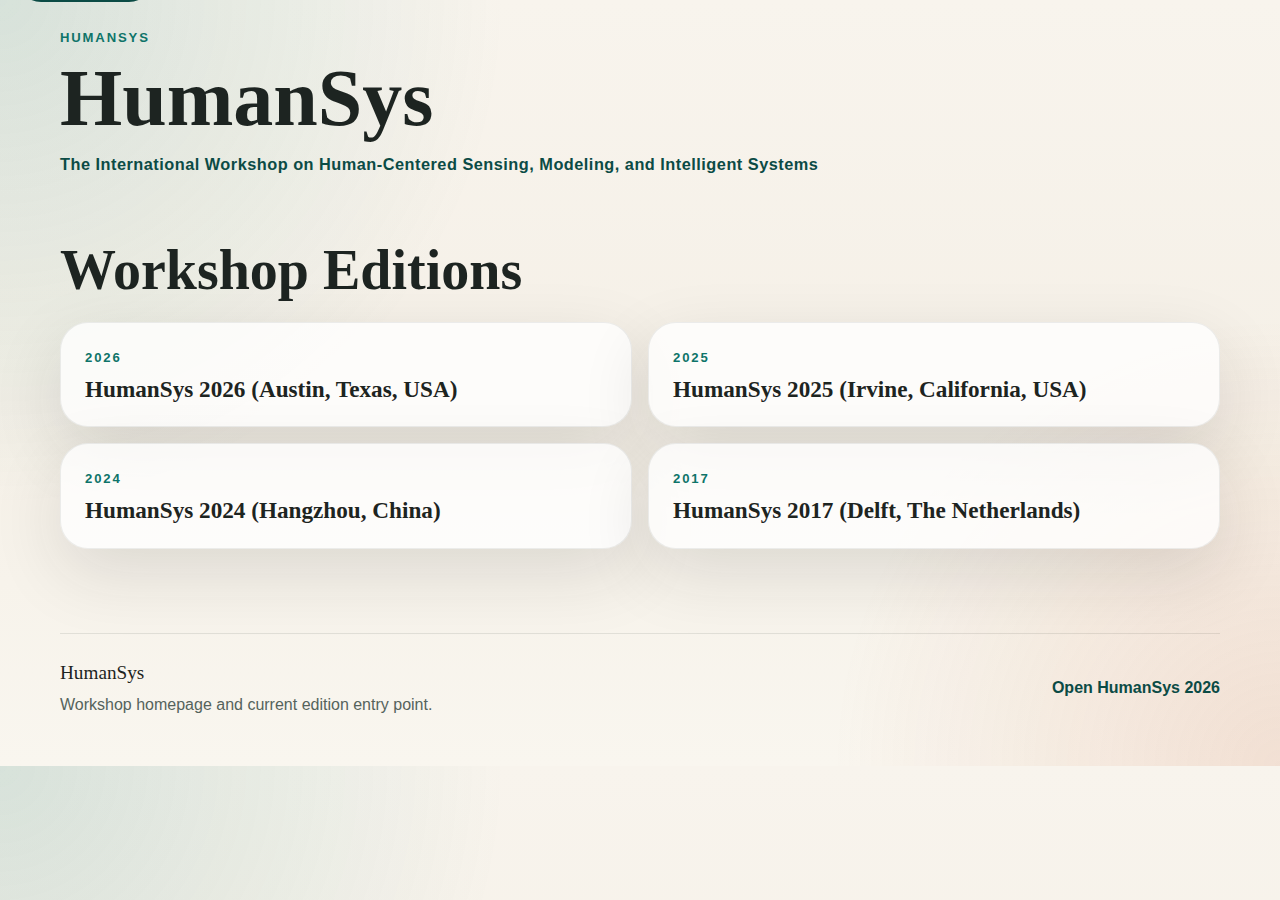
<file: index.html>
<!DOCTYPE html>
<html lang="en">
<head>
	<meta charset="utf-8" />
	<meta name="viewport" content="width=device-width, initial-scale=1" />
	<title>HumanSys Workshop</title>
	<meta
		name="description"
		content="Homepage of the HumanSys workshop series on human-centered sensing, modeling, and intelligent systems."
	/>
	<link rel="stylesheet" href="2026/styles.css" />
</head>
<body>
	<a class="skip-link" href="#main">Skip to content</a>

	<header class="page-head page-head-home">
		<div class="shell">
			<p class="eyebrow">HumanSys</p>
			<h1>HumanSys</h1>
			<p class="page-meta">
				The International Workshop on Human-Centered Sensing, Modeling, and Intelligent Systems
			</p>
		</div>
	</header>

	<main id="main">
		<section class="section">
			<div class="shell">
				<header class="section-title">
					<h2>Workshop Editions</h2>
				</header>
				<div class="archive-grid">
					<a class="archive-card" href="2026/">
						<p class="archive-year">2026</p>
						<h3>HumanSys 2026 (Austin, Texas, USA)</h3>
					</a>
					<a class="archive-card" href="WS/2025/index.html">
						<p class="archive-year">2025</p>
						<h3>HumanSys 2025 (Irvine, California, USA)</h3>
					</a>
					<a class="archive-card" href="WS/2024/index.html">
						<p class="archive-year">2024</p>
						<h3>HumanSys 2024 (Hangzhou, China)</h3>
					</a>
					<a class="archive-card" href="https://sensys.acm.org/2017/workshops/humansys/" target="_blank" rel="noreferrer">
						<p class="archive-year">2017</p>
						<h3>HumanSys 2017 (Delft, The Netherlands)</h3>
					</a>
				</div>
			</div>
		</section>
	</main>

	<footer class="site-footer">
		<div class="shell footer-layout">
			<div>
				<p class="footer-title">HumanSys</p>
				<p class="footer-text">
					Workshop homepage and current edition entry point.
				</p>
			</div>
			<a class="footer-link" href="2026/">Open HumanSys 2026</a>
		</div>
	</footer>
</body>
</html>
</file>
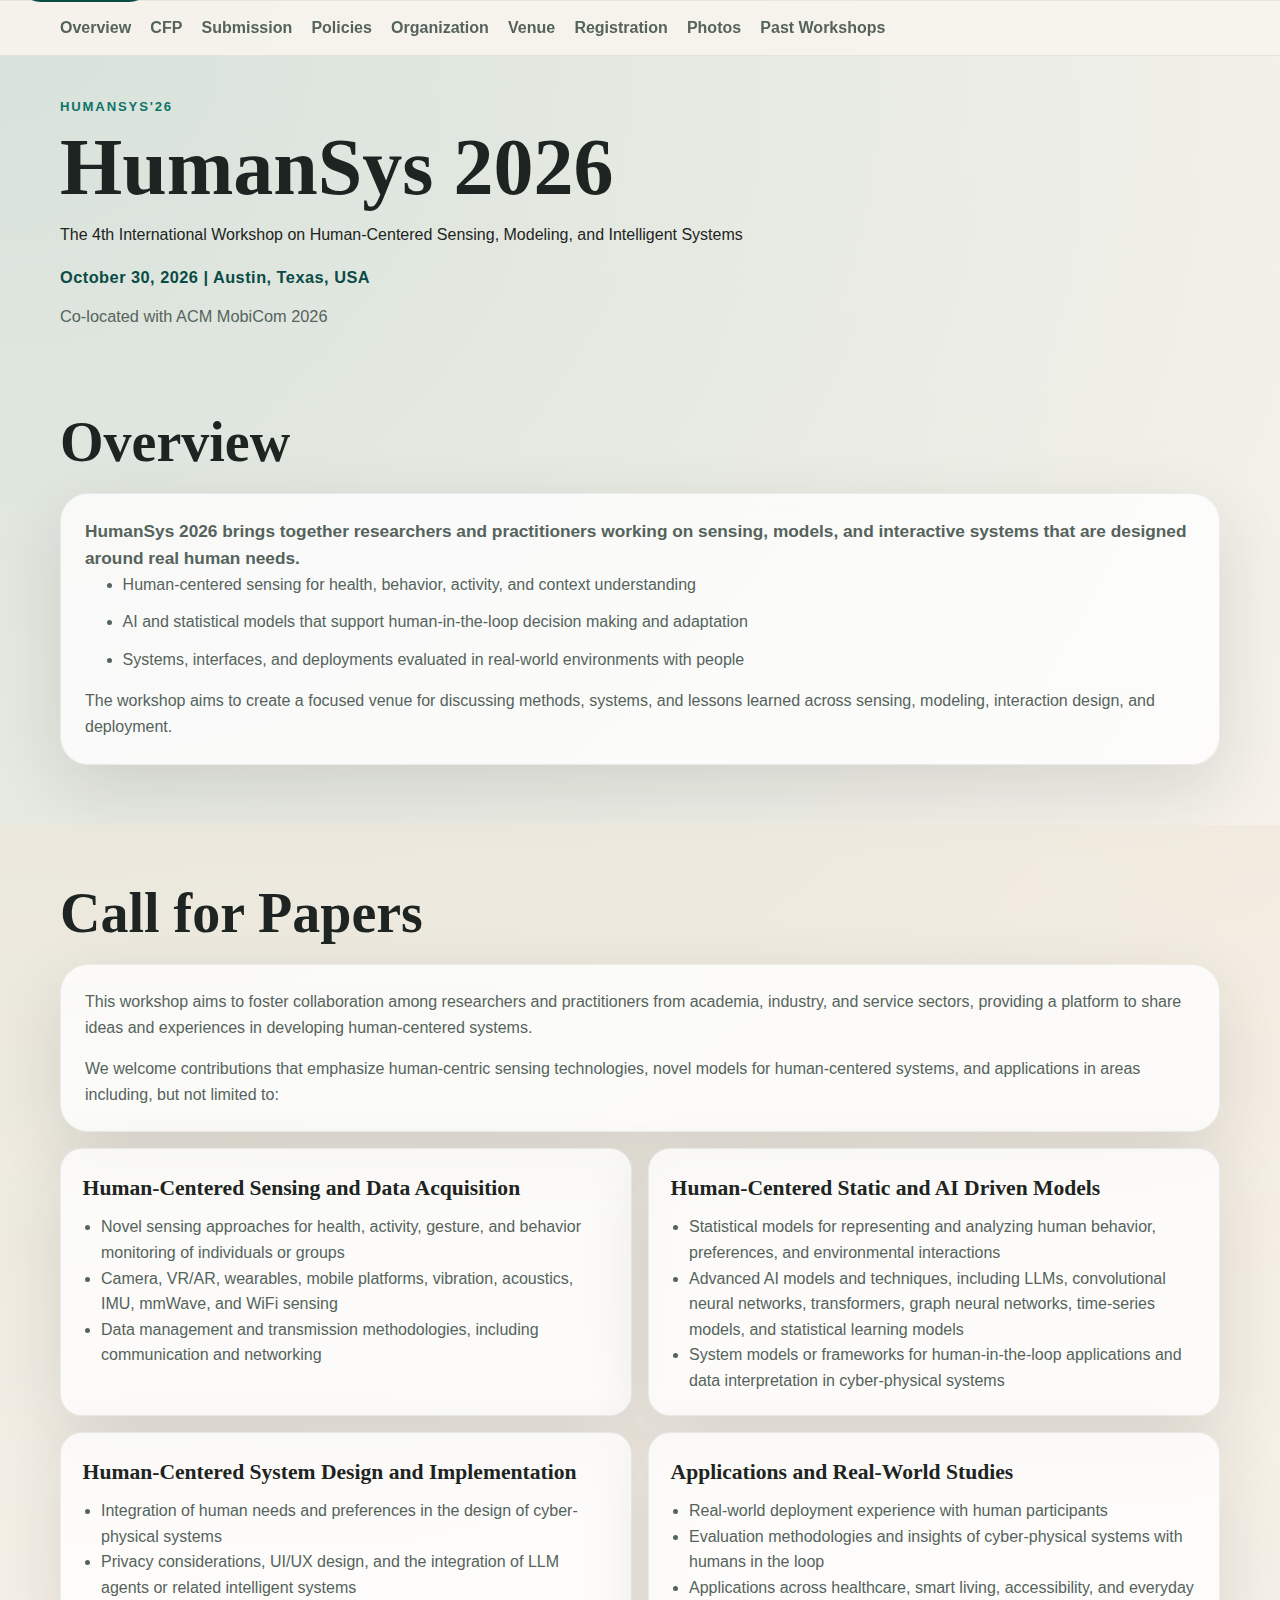
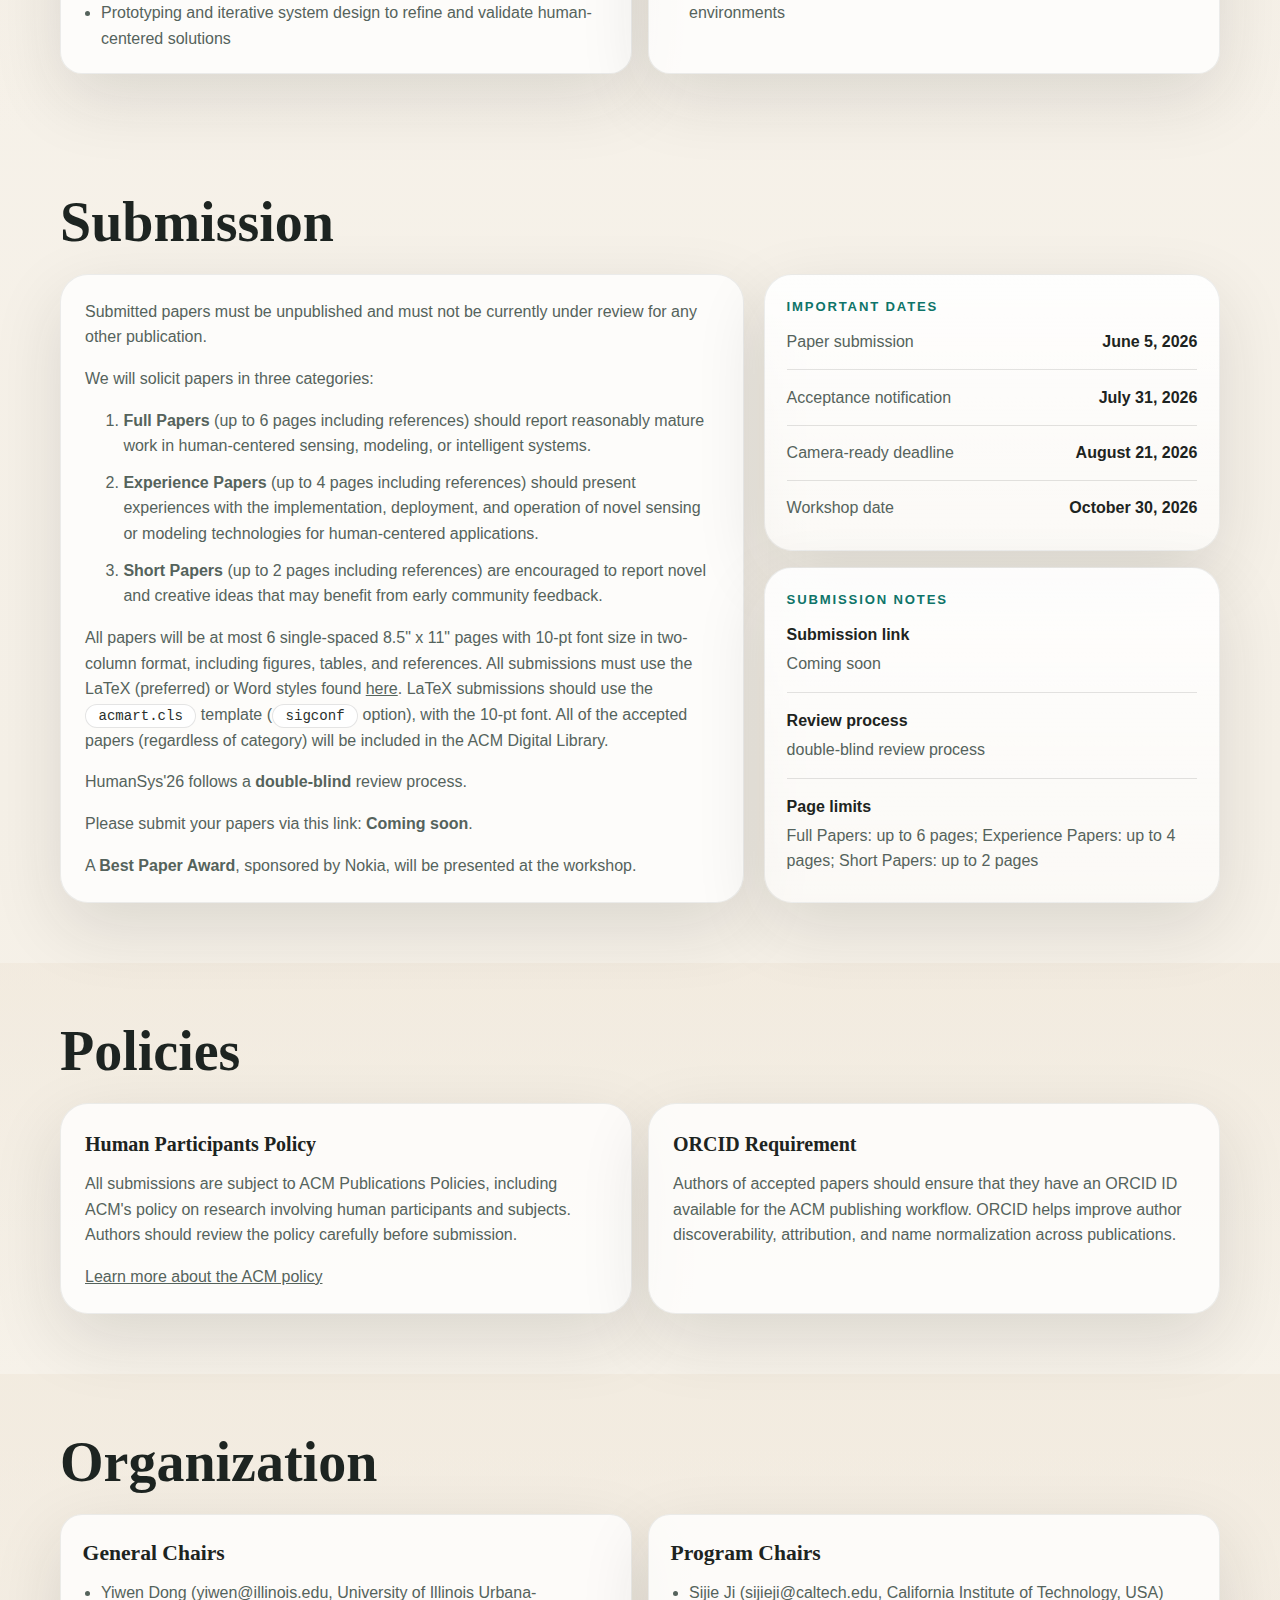
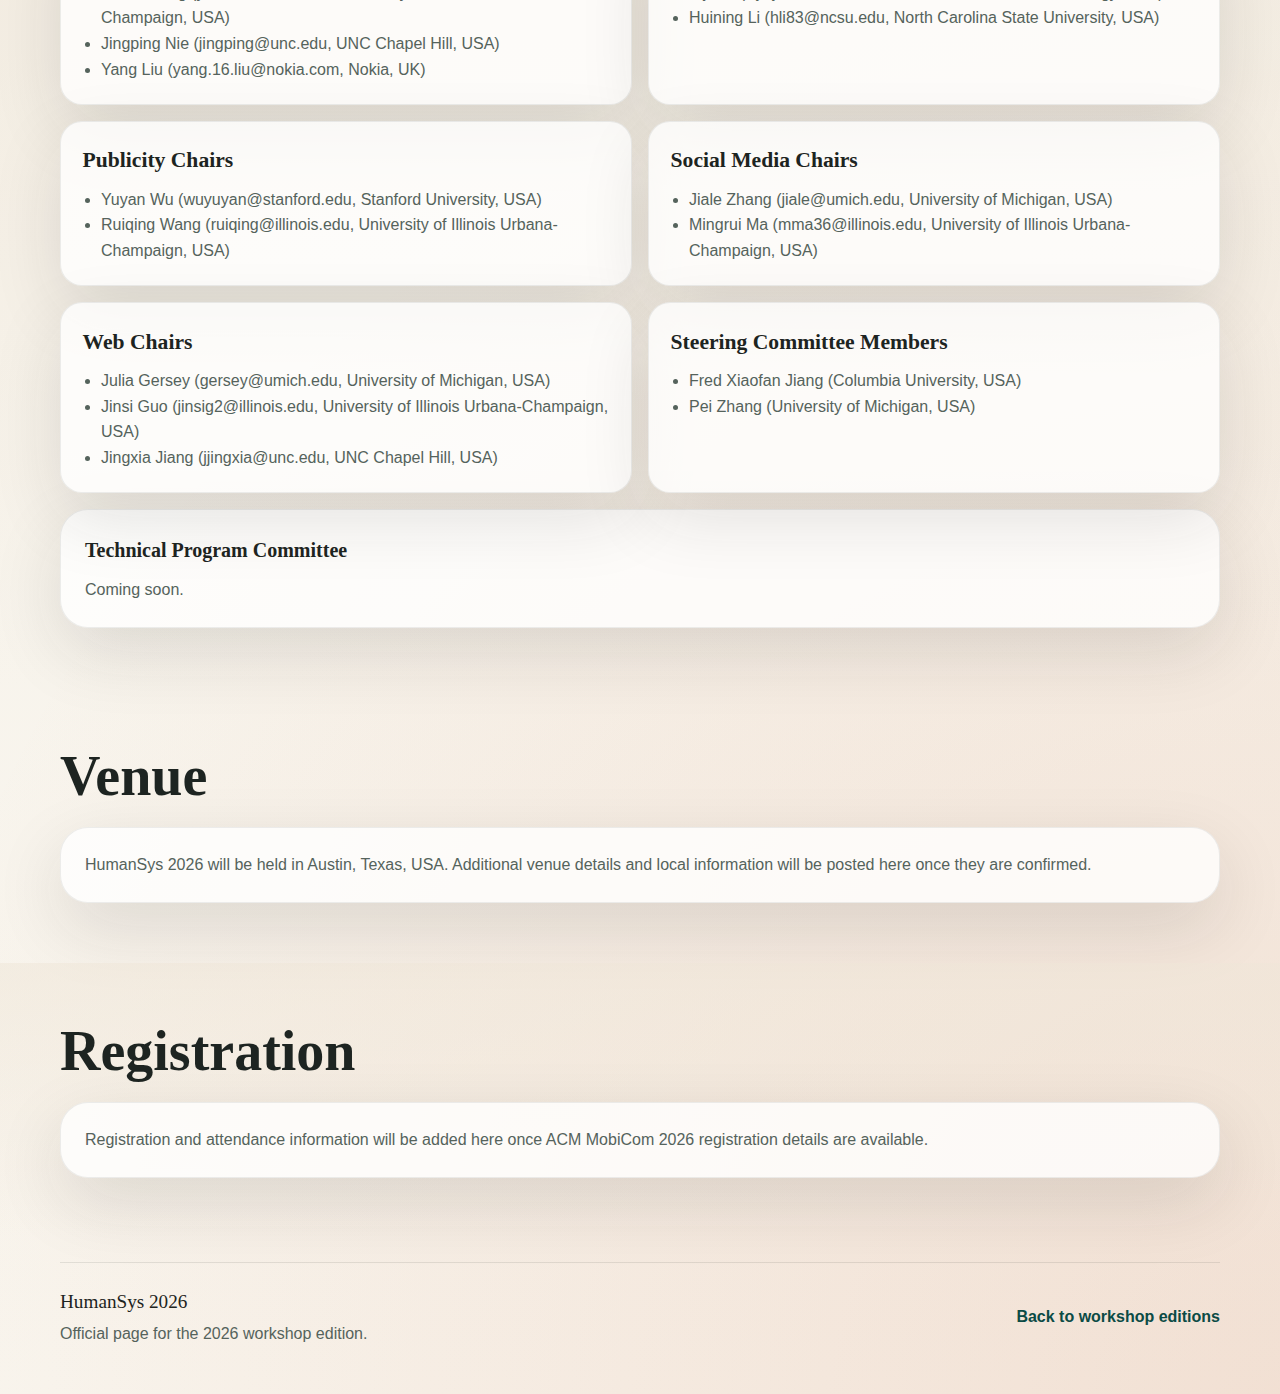
<file: 2026/index.html>
<!DOCTYPE html>
<html lang="en">
<head>
	<meta charset="utf-8" />
	<meta name="viewport" content="width=device-width, initial-scale=1" />
	<title>HumanSys 2026 | The 4th International Workshop on Human-Centered Sensing, Modeling, and Intelligent Systems</title>
	<meta
		name="description"
		content="HumanSys 2026 is the fourth international workshop on human-centered sensing, modeling, and intelligent systems."
	/>
	<link rel="canonical" href="https://humansys-workshop.github.io/2026/" />
	<link rel="stylesheet" href="./styles.css" />
</head>
<body>
	<a class="skip-link" href="#main">Skip to content</a>

		<nav class="section-nav" aria-label="Section navigation">
			<div class="shell">
				<a href="#overview">Overview</a>
				<a href="#cfp">CFP</a>
				<a href="#submission">Submission</a>
				<a href="#policies">Policies</a>
				<a href="#organization">Organization</a>
				<a href="#venue">Venue</a>
				<a href="#registration">Registration</a>
				<a href="../workshop-photos/">Photos</a>
				<a href="../index.html">Past Workshops</a>
			</div>
		</nav>

	<header class="page-head page-head-2026">
		<div class="page-head-backdrop" aria-hidden="true"></div>
		<div class="shell">
        <div class="page-head-content">
          <p class="eyebrow">HumanSys'26</p>
          <h1>HumanSys 2026</h1>
          <p class="page-subtitle">
            The 4th International Workshop on Human-Centered Sensing, Modeling, and Intelligent Systems
          </p>
          <p class="page-meta">October 30, 2026 | Austin, Texas, USA</p>
          <p class="page-meta-secondary">Co-located with ACM MobiCom 2026</p>
        </div>
      </div>
    </header>

	<main id="main">
			<section id="overview" class="section">
				<div class="shell">
					<header class="section-title">
						<h2>Overview</h2>
					</header>
					<div class="prose-card overview-card">
						<div class="overview-lead">
							<p class="lead-paragraph">
								HumanSys 2026 brings together researchers and practitioners working on sensing, models,
								and interactive systems that are designed around real human needs.
							</p>
						</div>
						<div class="overview-points">
							<ul class="feature-list">
								<li>Human-centered sensing for health, behavior, activity, and context understanding</li>
								<li>AI and statistical models that support human-in-the-loop decision making and adaptation</li>
								<li>Systems, interfaces, and deployments evaluated in real-world environments with people</li>
							</ul>
						</div>
						<p class="overview-tail">
							The workshop aims to create a focused venue for discussing methods, systems, and lessons
							learned across sensing, modeling, interaction design, and deployment.
						</p>
					</div>
				</div>
			</section>

			<section id="cfp" class="section section-alt">
			<div class="shell">
				<header class="section-title">
					<h2>Call for Papers</h2>
				</header>
				<div class="prose-card section-copy cfp-intro-card">
					<p>
						This workshop aims to foster collaboration among researchers and practitioners from academia,
						industry, and service sectors, providing a platform to share ideas and experiences in
						developing human-centered systems.
					</p>
					<p>
						We welcome contributions that emphasize human-centric sensing technologies, novel models for
						human-centered systems, and applications in areas including, but not limited to:
					</p>
				</div>
				<div class="card-grid card-grid-two">
					<article class="topic-card cfp-topic-card">
						<h3>Human-Centered Sensing and Data Acquisition</h3>
						<ul>
							<li>Novel sensing approaches for health, activity, gesture, and behavior monitoring of individuals or groups</li>
							<li>Camera, VR/AR, wearables, mobile platforms, vibration, acoustics, IMU, mmWave, and WiFi sensing</li>
							<li>Data management and transmission methodologies, including communication and networking</li>
						</ul>
					</article>
					<article class="topic-card cfp-topic-card">
						<h3>Human-Centered Static and AI Driven Models</h3>
						<ul>
							<li>Statistical models for representing and analyzing human behavior, preferences, and environmental interactions</li>
							<li>Advanced AI models and techniques, including LLMs, convolutional neural networks, transformers, graph neural networks, time-series models, and statistical learning models</li>
							<li>System models or frameworks for human-in-the-loop applications and data interpretation in cyber-physical systems</li>
						</ul>
					</article>
					<article class="topic-card cfp-topic-card">
						<h3>Human-Centered System Design and Implementation</h3>
						<ul>
							<li>Integration of human needs and preferences in the design of cyber-physical systems</li>
							<li>Privacy considerations, UI/UX design, and the integration of LLM agents or related intelligent systems</li>
							<li>Prototyping and iterative system design to refine and validate human-centered solutions</li>
						</ul>
					</article>
					<article class="topic-card cfp-topic-card">
						<h3>Applications and Real-World Studies</h3>
						<ul>
							<li>Real-world deployment experience with human participants</li>
							<li>Evaluation methodologies and insights of cyber-physical systems with humans in the loop</li>
							<li>Applications across healthcare, smart living, accessibility, and everyday environments</li>
						</ul>
					</article>
				</div>
			</div>
		</section>

		<section id="submission" class="section">
			<div class="shell">
				<header class="section-title">
					<h2>Submission</h2>
				</header>
				<div class="submission-grid">
					<div class="prose-card submission-body">
						<p>
							Submitted papers must be unpublished and must not be currently under review for any other
							publication.
						</p>
						<p>We will solicit papers in three categories:</p>
						<ol class="submission-list">
							<li>
								<strong>Full Papers</strong> (up to 6 pages including references) should report reasonably
								mature work in human-centered sensing, modeling, or intelligent systems.
							</li>
							<li>
								<strong>Experience Papers</strong> (up to 4 pages including references) should present
								experiences with the implementation, deployment, and operation of novel sensing or
								modeling technologies for human-centered applications.
							</li>
							<li>
								<strong>Short Papers</strong> (up to 2 pages including references) are encouraged to
								report novel and creative ideas that may benefit from early community feedback.
							</li>
						</ol>
						<p>
							All papers will be at most 6 single-spaced 8.5&quot; x 11&quot; pages with 10-pt font size in
							two-column format, including figures, tables, and references. All submissions must use the
							LaTeX (preferred) or Word styles found
							<a href="http://www.acm.org/publications/proceedings-template" target="_blank" rel="noreferrer">here</a>.
							LaTeX submissions should use the <code>acmart.cls</code> template (<code>sigconf</code> option),
							with the 10-pt font. All of the accepted papers (regardless of category) will be included in
							the ACM Digital Library.
						</p>
						<p>HumanSys'26 follows a <strong>double-blind</strong> review process.</p>
						<p>Please submit your papers via this link: <strong>Coming soon</strong>.</p>
						<p>A <strong>Best Paper Award</strong>, sponsored by Nokia, will be presented at the workshop.</p>
					</div>
					<div class="stack">
						<div class="panel-card submission-panel submission-panel-dates">
							<p class="panel-label">Important Dates</p>
							<div class="date-list">
								<div>
									<span>Paper submission</span>
									<strong>June 5, 2026</strong>
								</div>
								<div>
									<span>Acceptance notification</span>
									<strong>July 31, 2026</strong>
								</div>
								<div>
									<span>Camera-ready deadline</span>
									<strong>August 21, 2026</strong>
								</div>
								<div>
									<span>Workshop date</span>
									<strong>October 30, 2026</strong>
								</div>
							</div>
						</div>
						<div class="panel-card submission-panel submission-panel-notes">
							<p class="panel-label">Submission Notes</p>
							<ul class="info-list">
								<li><strong>Submission link</strong><span>Coming soon</span></li>
								<li><strong>Review process</strong><span>double-blind review process</span></li>
								<li><strong>Page limits</strong><span>Full Papers: up to 6 pages; Experience Papers: up to 4 pages; Short Papers: up to 2 pages</span></li>
							</ul>
						</div>
					</div>
				</div>
			</div>
			</section>

		<section id="policies" class="section section-alt">
			<div class="shell">
				<header class="section-title">
					<h2>Policies</h2>
				</header>
				<div class="card-grid card-grid-two">
					<article class="note-card policy-card">
						<h3>Human Participants Policy</h3>
						<p>
							All submissions are subject to ACM Publications Policies, including ACM's policy on research
							involving human participants and subjects. Authors should review the policy carefully before
							submission.
						</p>
						<p>
							<a href="https://www.acm.org/publications/policies/research-involving-human-participants-and-subjects" target="_blank" rel="noreferrer">Learn more about the ACM policy</a>
						</p>
					</article>
					<article class="note-card policy-card">
						<h3>ORCID Requirement</h3>
						<p>
							Authors of accepted papers should ensure that they have an ORCID ID available for the ACM
							publishing workflow. ORCID helps improve author discoverability, attribution, and name
							normalization across publications.
						</p>
					</article>
				</div>
			</div>
		</section>

		<section id="organization" class="section section-alt">
			<div class="shell">
				<header class="section-title">
					<h2>Organization</h2>
				</header>
				<div class="card-grid card-grid-two">
						<article class="committee-card">
							<h3>General Chairs</h3>
							<ul>
								<li>Yiwen Dong (yiwen@illinois.edu, University of Illinois Urbana-Champaign, USA)</li>
								<li>Jingping Nie (jingping@unc.edu, UNC Chapel Hill, USA)</li>
								<li>Yang Liu (yang.16.liu@nokia.com, Nokia, UK)</li>
							</ul>
						</article>
					<article class="committee-card">
						<h3>Program Chairs</h3>
						<ul>
							<li>Sijie Ji (sijieji@caltech.edu, California Institute of Technology, USA)</li>
							<li>Huining Li (hli83@ncsu.edu, North Carolina State University, USA)</li>
						</ul>
					</article>
					<article class="committee-card">
						<h3>Publicity Chairs</h3>
						<ul>
							<li>Yuyan Wu (wuyuyan@stanford.edu, Stanford University, USA)</li>
							<li>Ruiqing Wang (ruiqing@illinois.edu, University of Illinois Urbana-Champaign, USA)</li>
						</ul>
					</article>
					<article class="committee-card">
						<h3>Social Media Chairs</h3>
						<ul>
							<li>Jiale Zhang (jiale@umich.edu, University of Michigan, USA)</li>
							<li>Mingrui Ma (mma36@illinois.edu, University of Illinois Urbana-Champaign, USA)</li>
						</ul>
					</article>
					<article class="committee-card">
						<h3>Web Chairs</h3>
						<ul>
							<li>Julia Gersey (gersey@umich.edu, University of Michigan, USA)</li>
							<li>Jinsi Guo (jinsig2@illinois.edu, University of Illinois Urbana-Champaign, USA)</li>
							<li>Jingxia Jiang (jjingxia@unc.edu, UNC Chapel Hill, USA)</li>
						</ul>
					</article>
					<article class="committee-card">
						<h3>Steering Committee Members</h3>
						<ul>
							<li>Fred Xiaofan Jiang (Columbia University, USA)</li>
							<li>Pei Zhang (University of Michigan, USA)</li>
						</ul>
					</article>
				</div>
				<div class="note-card tpc-note">
					<h3>Technical Program Committee</h3>
					<p>Coming soon.</p>
				</div>
			</div>
		</section>

		<section id="venue" class="section">
			<div class="shell">
				<header class="section-title">
					<h2>Venue</h2>
				</header>
				<div class="note-card">
					<p>
						HumanSys 2026 will be held in Austin, Texas, USA. Additional venue details and local
						information will be posted here once they are confirmed.
					</p>
				</div>
			</div>
		</section>

		<section id="registration" class="section section-alt">
			<div class="shell">
				<header class="section-title">
					<h2>Registration</h2>
				</header>
				<div class="note-card">
					<p>
						Registration and attendance information will be added here once ACM MobiCom 2026 registration
						details are available.
					</p>
				</div>
			</div>
		</section>
	</main>

	<footer class="site-footer">
		<div class="shell footer-layout">
			<div>
				<p class="footer-title">HumanSys 2026</p>
				<p class="footer-text">
					Official page for the 2026 workshop edition.
				</p>
			</div>
				<a class="footer-link" href="../index.html">Back to workshop editions</a>
			</div>
		</footer>
</body>
</html>
</file>
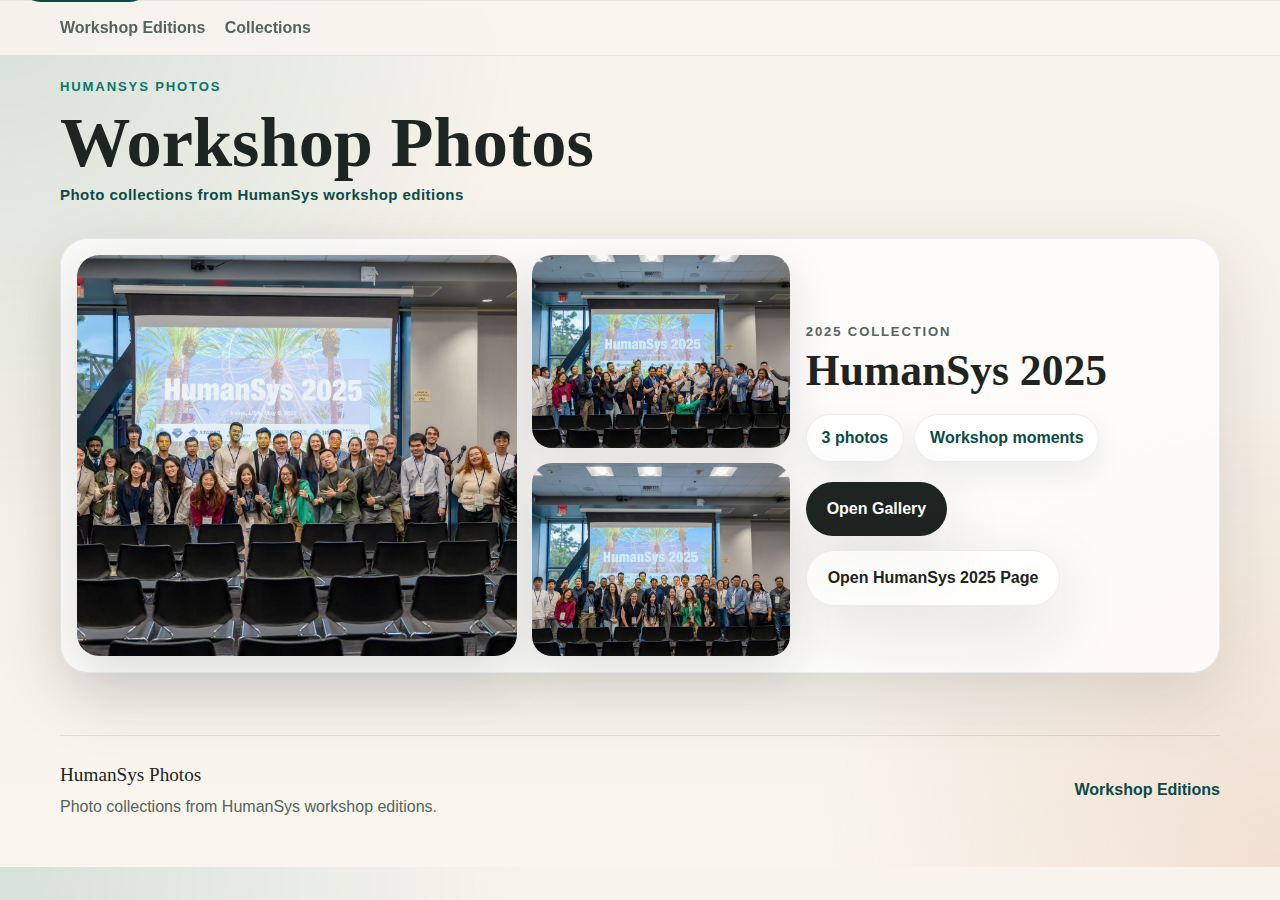
<file: workshop-photos/index.html>
<!DOCTYPE html>
<html lang="en">
<head>
	<meta charset="utf-8" />
	<meta name="viewport" content="width=device-width, initial-scale=1" />
	<title>HumanSys Photos</title>
	<meta
		name="description"
		content="Photo collections from HumanSys workshop editions."
	/>
	<link rel="canonical" href="https://humansys-workshop.github.io/workshop-photos/" />
	<link rel="stylesheet" href="../2026/styles.css" />
</head>
<body class="gallery-page">
	<a class="skip-link" href="#main">Skip to content</a>

	<nav class="section-nav" aria-label="Page navigation">
		<div class="shell">
			<a href="../index.html">Workshop Editions</a>
			<a href="#collections">Collections</a>
		</div>
	</nav>

		<header class="page-head">
			<div class="shell">
				<p class="eyebrow">HumanSys Photos</p>
				<h1>Workshop Photos</h1>
				<p class="page-meta">Photo collections from HumanSys workshop editions</p>
			</div>
		</header>

	<main id="main">
		<section id="collections" class="section">
			<div class="shell">
				<div class="photo-collections">
					<article class="photo-collection-card" id="humansys-2025">
						<button
							class="photo-mosaic"
							type="button"
							data-gallery-open="humansys-2025"
							aria-label="Open HumanSys 2025 photo gallery"
						>
							<figure class="photo-mosaic-main">
								<img
									src="./2025/humansys-2025-photo-01.jpg"
									alt="Group photo from HumanSys 2025"
								/>
							</figure>
							<div class="photo-mosaic-stack" aria-hidden="true">
								<img
									src="./2025/humansys-2025-photo-02.jpg"
									alt=""
								/>
								<img
									src="./2025/humansys-2025-photo-03.jpg"
									alt=""
								/>
							</div>
						</button>
						<div class="photo-collection-copy">
							<p class="panel-label">2025 Collection</p>
							<h2>HumanSys 2025</h2>
							<div class="photo-collection-meta">
								<span>3 photos</span>
								<span>Workshop moments</span>
							</div>
							<div class="photo-collection-actions">
								<button type="button" class="button" data-gallery-open="humansys-2025">Open Gallery</button>
								<a class="button button-secondary" href="../WS/2025/index.html">Open HumanSys 2025 Page</a>
							</div>
						</div>
					</article>
				</div>
			</div>
		</section>
	</main>

	<div class="gallery-modal" id="galleryModal" hidden>
		<div class="gallery-backdrop" data-gallery-close></div>
				<div class="gallery-dialog" id="galleryDialog" role="dialog" aria-modal="true" aria-labelledby="galleryTitle">
					<button class="gallery-close" type="button" data-gallery-close aria-label="Close photo gallery">
						Close
					</button>
					<div class="gallery-stage">
						<div class="gallery-toolbar" aria-label="Image controls">
							<button class="gallery-tool" type="button" data-gallery-fullscreen aria-label="Toggle fullscreen">Full</button>
							<button class="gallery-tool" type="button" data-gallery-zoom-out aria-label="Zoom out">-</button>
							<button class="gallery-tool gallery-tool-readout" type="button" data-gallery-zoom-reset aria-label="Reset zoom">
								100%
							</button>
							<button class="gallery-tool" type="button" data-gallery-zoom-in aria-label="Zoom in">+</button>
						</div>
						<button
							class="gallery-arrow gallery-arrow-prev"
							type="button"
					data-gallery-prev
					aria-label="Previous photo"
				>
					&#8249;
				</button>
				<div class="gallery-slider-window" id="gallerySliderWindow">
					<div class="gallery-slider-track" id="galleryTrack"></div>
				</div>
				<button
					class="gallery-arrow gallery-arrow-next"
					type="button"
					data-gallery-next
					aria-label="Next photo"
				>
					&#8250;
				</button>
			</div>
				<div class="gallery-meta-card">
					<div class="gallery-meta-copy">
						<p class="gallery-counter" id="galleryCounter">01 / 03</p>
						<h2 id="galleryTitle">HumanSys 2025</h2>
						<p class="gallery-subcaption" id="gallerySubtitle">&nbsp;</p>
					</div>
					<div class="gallery-meta-actions">
						<button
							class="gallery-filmstrip-toggle"
							type="button"
							data-gallery-filmstrip-toggle
							aria-expanded="false"
						>
							Show strip
						</button>
						<div class="gallery-dots" id="galleryDots" aria-label="Gallery slides"></div>
					</div>
				</div>
				<div class="gallery-thumbnails-wrap" id="galleryThumbsWrap">
					<div class="gallery-thumbnails" id="galleryThumbs"></div>
				</div>
			</div>
		</div>

	<footer class="site-footer">
		<div class="shell footer-layout">
			<div>
				<p class="footer-title">HumanSys Photos</p>
				<p class="footer-text">Photo collections from HumanSys workshop editions.</p>
			</div>
			<a class="footer-link" href="../index.html">Workshop Editions</a>
		</div>
	</footer>

	<script>
		const galleries = {
			"humansys-2025": {
				title: "HumanSys 2025",
				subtitle: "",
				slides: [
					{
						src: "./2025/humansys-2025-photo-01.jpg",
						alt: "Group photo from HumanSys 2025",
					},
					{
						src: "./2025/humansys-2025-photo-02.jpg",
						alt: "Attendees celebrating together at HumanSys 2025",
					},
					{
						src: "./2025/humansys-2025-photo-03.jpg",
						alt: "Another group photo from HumanSys 2025",
					},
				],
			},
		};

		const body = document.body;
		const modal = document.getElementById("galleryModal");
		const dialog = document.getElementById("galleryDialog");
		const track = document.getElementById("galleryTrack");
		const dots = document.getElementById("galleryDots");
		const thumbs = document.getElementById("galleryThumbs");
		const counter = document.getElementById("galleryCounter");
		const title = document.getElementById("galleryTitle");
		const subtitle = document.getElementById("gallerySubtitle");
		const sliderWindow = document.getElementById("gallerySliderWindow");
		const openButtons = document.querySelectorAll("[data-gallery-open]");
		const closeButtons = document.querySelectorAll("[data-gallery-close]");
		const prevButton = document.querySelector("[data-gallery-prev]");
		const nextButton = document.querySelector("[data-gallery-next]");
		const fullscreenButton = document.querySelector("[data-gallery-fullscreen]");
		const zoomInButton = document.querySelector("[data-gallery-zoom-in]");
		const zoomOutButton = document.querySelector("[data-gallery-zoom-out]");
		const zoomResetButton = document.querySelector("[data-gallery-zoom-reset]");
		const filmstripToggleButton = document.querySelector("[data-gallery-filmstrip-toggle]");

		let activeGalleryName = "";
		let activeGallery = null;
		let activeIndex = 0;
		let closeTimer = null;
		let touchStartX = 0;
		let zoomScale = 1;
		let zoomOffsetX = 0;
		let zoomOffsetY = 0;
		let isDraggingZoom = false;
		let dragStartX = 0;
		let dragStartY = 0;
		let dragOffsetX = 0;
		let dragOffsetY = 0;
		let suppressFigureClick = false;
		let uiHidden = false;
		let filmstripOpen = false;

		function renderGallery(name) {
			activeGalleryName = name;
			activeGallery = galleries[name];
			track.innerHTML = "";
			dots.innerHTML = "";
			thumbs.innerHTML = "";

			activeGallery.slides.forEach((slide, index) => {
				const slideNode = document.createElement("div");
				slideNode.className = "gallery-slide";
				slideNode.innerHTML =
					'<figure class="gallery-slide-figure">' +
					'<img class="gallery-slide-image" src="' + slide.src + '" alt="' + slide.alt + '" loading="lazy" />' +
					"</figure>";
				track.appendChild(slideNode);

				const figure = slideNode.querySelector(".gallery-slide-figure");
				figure.addEventListener("dblclick", () => {
					if (slideNode !== track.children[activeIndex]) {
						return;
					}
					setZoom(zoomScale > 1 ? 1 : 2.2);
				});
				figure.addEventListener("wheel", handleWheelZoom, { passive: false });
				figure.addEventListener("pointerdown", handleZoomPointerDown);
				figure.addEventListener("pointermove", handleZoomPointerMove);
				figure.addEventListener("pointerup", handleZoomPointerUp);
				figure.addEventListener("pointerleave", handleZoomPointerUp);
				figure.addEventListener("pointercancel", handleZoomPointerUp);
				figure.addEventListener("click", () => {
					if (slideNode !== track.children[activeIndex]) {
						return;
					}

					if (suppressFigureClick) {
						suppressFigureClick = false;
						return;
					}

					setUIHidden(!uiHidden);
				});

				const dot = document.createElement("button");
				dot.className = "gallery-dot";
				dot.type = "button";
				dot.setAttribute("aria-label", "Open photo " + (index + 1));
				dot.addEventListener("click", () => updateSlide(index));
				dots.appendChild(dot);

				const thumb = document.createElement("button");
				thumb.className = "gallery-thumbnail";
				thumb.type = "button";
				thumb.setAttribute("aria-label", "Preview photo " + (index + 1));
				thumb.innerHTML = '<img src="' + slide.src + '" alt="' + slide.alt + '" loading="lazy" />';
				thumb.addEventListener("click", () => updateSlide(index));
				thumbs.appendChild(thumb);
			});

			resetZoom(true);
			setFilmstrip(false);
			setUIHidden(false);
			syncFullscreenButton();
		}

		function getCurrentSlideNode() {
			return track.children[activeIndex] || null;
		}

		function getCurrentFigure() {
			return getCurrentSlideNode()?.querySelector(".gallery-slide-figure") || null;
		}

		function getCurrentImage() {
			return getCurrentSlideNode()?.querySelector(".gallery-slide-image") || null;
		}

		function getImageFitSize(image, figure) {
			if (!image || !figure || !image.naturalWidth || !image.naturalHeight) {
				return { width: figure?.clientWidth || 0, height: figure?.clientHeight || 0 };
			}

			const imageRatio = image.naturalWidth / image.naturalHeight;
			const figureRatio = figure.clientWidth / figure.clientHeight;

			if (imageRatio > figureRatio) {
				const width = figure.clientWidth;
				return { width, height: width / imageRatio };
			}

			const height = figure.clientHeight;
			return { width: height * imageRatio, height };
		}

		function clampZoomOffsets(scale, offsetX, offsetY) {
			const figure = getCurrentFigure();
			const image = getCurrentImage();
			if (!figure || !image || scale <= 1) {
				return { x: 0, y: 0 };
			}

			const fit = getImageFitSize(image, figure);
			const maxX = Math.max(0, (fit.width * scale - figure.clientWidth) / 2);
			const maxY = Math.max(0, (fit.height * scale - figure.clientHeight) / 2);

			return {
				x: Math.min(maxX, Math.max(-maxX, offsetX)),
				y: Math.min(maxY, Math.max(-maxY, offsetY)),
			};
		}

		function applyZoom() {
			const figure = getCurrentFigure();
			const image = getCurrentImage();
			if (!figure || !image) {
				return;
			}

			const clamped = clampZoomOffsets(zoomScale, zoomOffsetX, zoomOffsetY);
			zoomOffsetX = clamped.x;
			zoomOffsetY = clamped.y;
			image.style.transform =
				"translate(" + zoomOffsetX + "px, " + zoomOffsetY + "px) scale(" + zoomScale + ")";

			figure.classList.toggle("is-zoomed", zoomScale > 1.01);
			figure.classList.toggle("is-dragging", isDraggingZoom);
			zoomResetButton.textContent = Math.round(zoomScale * 100) + "%";
		}

		function resetZoom(silent = false) {
			zoomScale = 1;
			zoomOffsetX = 0;
			zoomOffsetY = 0;
			isDraggingZoom = false;
			suppressFigureClick = false;
			applyZoom();

			if (!silent) {
				zoomResetButton.blur();
			}
		}

		function setZoom(nextScale) {
			const clampedScale = Math.min(4, Math.max(1, nextScale));
			if (clampedScale === 1) {
				resetZoom();
				return;
			}

			const scaleRatio = clampedScale / zoomScale;
			zoomScale = clampedScale;
			zoomOffsetX *= scaleRatio;
			zoomOffsetY *= scaleRatio;
			applyZoom();
		}

		function handleWheelZoom(event) {
			if (event.currentTarget !== getCurrentFigure()) {
				return;
			}

			event.preventDefault();
			const nextScale = zoomScale + (event.deltaY < 0 ? 0.2 : -0.2);
			setZoom(nextScale);
		}

		function handleZoomPointerDown(event) {
			if (event.currentTarget !== getCurrentFigure() || zoomScale <= 1 || event.button !== 0) {
				return;
			}

			isDraggingZoom = true;
			suppressFigureClick = false;
			dragStartX = event.clientX;
			dragStartY = event.clientY;
			dragOffsetX = zoomOffsetX;
			dragOffsetY = zoomOffsetY;
			event.currentTarget.setPointerCapture(event.pointerId);
			applyZoom();
		}

		function handleZoomPointerMove(event) {
			if (!isDraggingZoom || event.currentTarget !== getCurrentFigure()) {
				return;
			}

			if (
				Math.abs(event.clientX - dragStartX) > 4 ||
				Math.abs(event.clientY - dragStartY) > 4
			) {
				suppressFigureClick = true;
			}

			zoomOffsetX = dragOffsetX + (event.clientX - dragStartX);
			zoomOffsetY = dragOffsetY + (event.clientY - dragStartY);
			applyZoom();
		}

		function handleZoomPointerUp(event) {
			if (event.currentTarget !== getCurrentFigure()) {
				return;
			}

			isDraggingZoom = false;
			if (event.currentTarget.hasPointerCapture?.(event.pointerId)) {
				event.currentTarget.releasePointerCapture(event.pointerId);
			}
			applyZoom();
		}

		function updateSlide(index) {
			if (!activeGallery) {
				return;
			}

			const total = activeGallery.slides.length;
			activeIndex = (index + total) % total;
			resetZoom(true);
			track.style.transform = "translateX(-" + activeIndex * 100 + "%)";
			counter.textContent =
				String(activeIndex + 1).padStart(2, "0") +
				" / " +
				String(total).padStart(2, "0");
			title.textContent = activeGallery.title;
			subtitle.textContent = activeGallery.subtitle || "\u00A0";

			Array.from(dots.children).forEach((dot, dotIndex) => {
				dot.classList.toggle("is-active", dotIndex === activeIndex);
			});

			Array.from(thumbs.children).forEach((thumb, thumbIndex) => {
				thumb.classList.toggle("is-active", thumbIndex === activeIndex);
			});

			preloadNearbySlides();
		}

		function preloadNearbySlides() {
			if (!activeGallery) {
				return;
			}

			const total = activeGallery.slides.length;
			[(activeIndex + 1) % total, (activeIndex - 1 + total) % total].forEach((index) => {
				const image = new Image();
				image.src = activeGallery.slides[index].src;
			});
		}

		function setFilmstrip(open) {
			filmstripOpen = open;
			modal.classList.toggle("is-filmstrip-open", open);
			filmstripToggleButton.textContent = open ? "Hide strip" : "Show strip";
			filmstripToggleButton.setAttribute("aria-expanded", String(open));
		}

		function setUIHidden(hidden) {
			uiHidden = hidden;
			modal.classList.toggle("is-ui-hidden", hidden);
			if (hidden) {
				setFilmstrip(false);
			}
		}

		function syncFullscreenButton() {
			const isFullscreen = document.fullscreenElement === dialog;
			fullscreenButton.textContent = isFullscreen ? "Exit" : "Full";
		}

		async function toggleFullscreen() {
			try {
				if (document.fullscreenElement === dialog) {
					await document.exitFullscreen();
				} else if (dialog.requestFullscreen) {
					await dialog.requestFullscreen();
				}
			} catch (error) {
				console.error(error);
			} finally {
				syncFullscreenButton();
			}
		}

		function openGallery(name, startIndex = 0) {
			if (!galleries[name]) {
				return;
			}

			if (closeTimer) {
				window.clearTimeout(closeTimer);
			}

			if (activeGalleryName !== name) {
				renderGallery(name);
			}

			setUIHidden(false);
			setFilmstrip(false);
			modal.hidden = false;
			body.classList.add("gallery-open");
			window.requestAnimationFrame(() => {
				modal.classList.add("is-visible");
			});
			updateSlide(startIndex);
		}

		function closeGallery() {
			modal.classList.remove("is-visible");
			body.classList.remove("gallery-open");
			resetZoom(true);
			setFilmstrip(false);
			setUIHidden(false);
			closeTimer = window.setTimeout(() => {
				modal.hidden = true;
			}, 260);
		}

		openButtons.forEach((button) => {
			button.addEventListener("click", () => {
				openGallery(button.dataset.galleryOpen);
			});
		});

		closeButtons.forEach((button) => {
			button.addEventListener("click", closeGallery);
		});

		prevButton.addEventListener("click", () => updateSlide(activeIndex - 1));
		nextButton.addEventListener("click", () => updateSlide(activeIndex + 1));
		fullscreenButton.addEventListener("click", toggleFullscreen);
		zoomInButton.addEventListener("click", () => setZoom(zoomScale + 0.3));
		zoomOutButton.addEventListener("click", () => setZoom(zoomScale - 0.3));
		zoomResetButton.addEventListener("click", () => resetZoom());
		filmstripToggleButton.addEventListener("click", () => {
			setUIHidden(false);
			setFilmstrip(!filmstripOpen);
		});

		document.addEventListener("keydown", (event) => {
			if (modal.hidden) {
				return;
			}

			if (event.key === "Escape") {
				closeGallery();
			}

			if (event.key === "ArrowLeft") {
				updateSlide(activeIndex - 1);
			}

			if (event.key === "ArrowRight") {
				updateSlide(activeIndex + 1);
			}

			if (event.key.toLowerCase() === "f") {
				toggleFullscreen();
			}

			if (event.key.toLowerCase() === "i") {
				setUIHidden(!uiHidden);
			}
		});

		document.addEventListener("fullscreenchange", syncFullscreenButton);

		sliderWindow.addEventListener(
			"touchstart",
			(event) => {
				touchStartX = event.changedTouches[0].clientX;
			},
			{ passive: true }
		);

		sliderWindow.addEventListener(
			"touchend",
			(event) => {
				if (zoomScale > 1.01) {
					return;
				}
				const touchEndX = event.changedTouches[0].clientX;
				const delta = touchEndX - touchStartX;

				if (Math.abs(delta) < 50) {
					return;
				}

				if (delta < 0) {
					updateSlide(activeIndex + 1);
				} else {
					updateSlide(activeIndex - 1);
				}
			},
			{ passive: true }
		);

	</script>
</body>
</html>
</file>
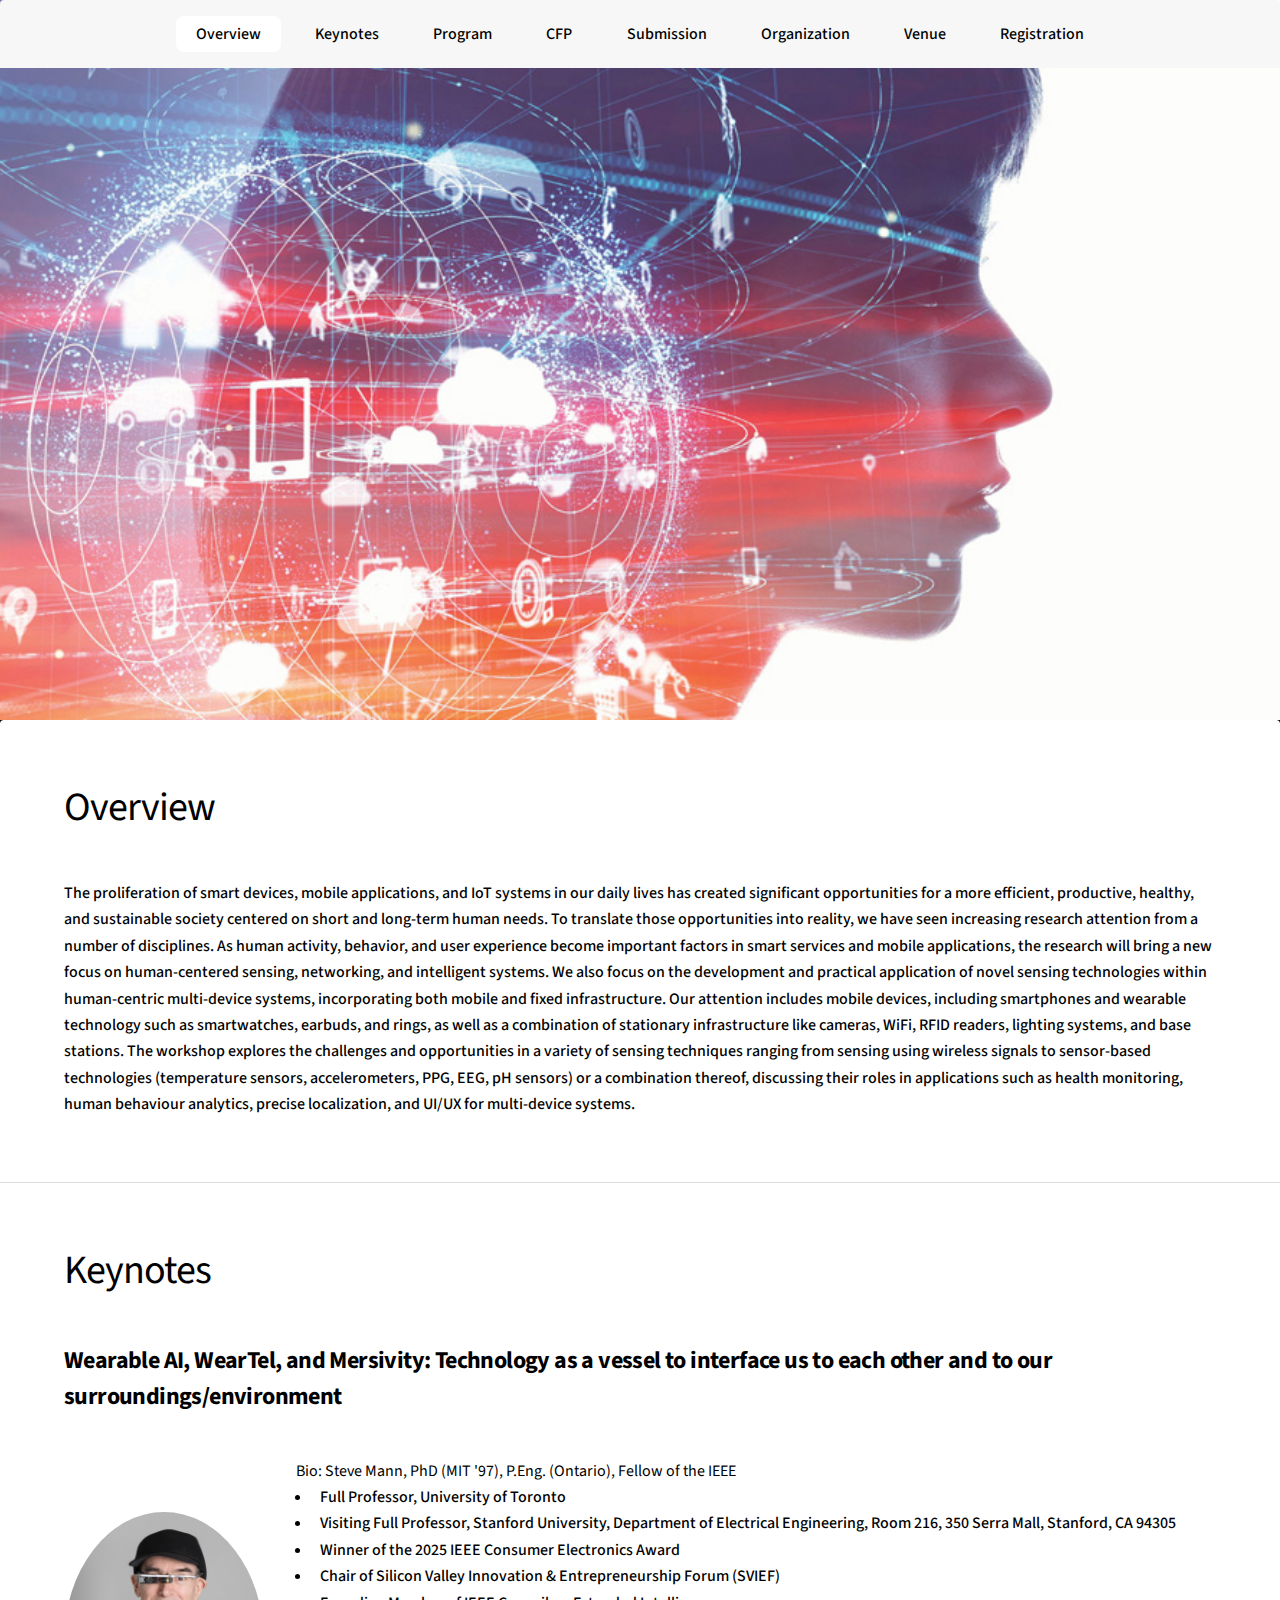
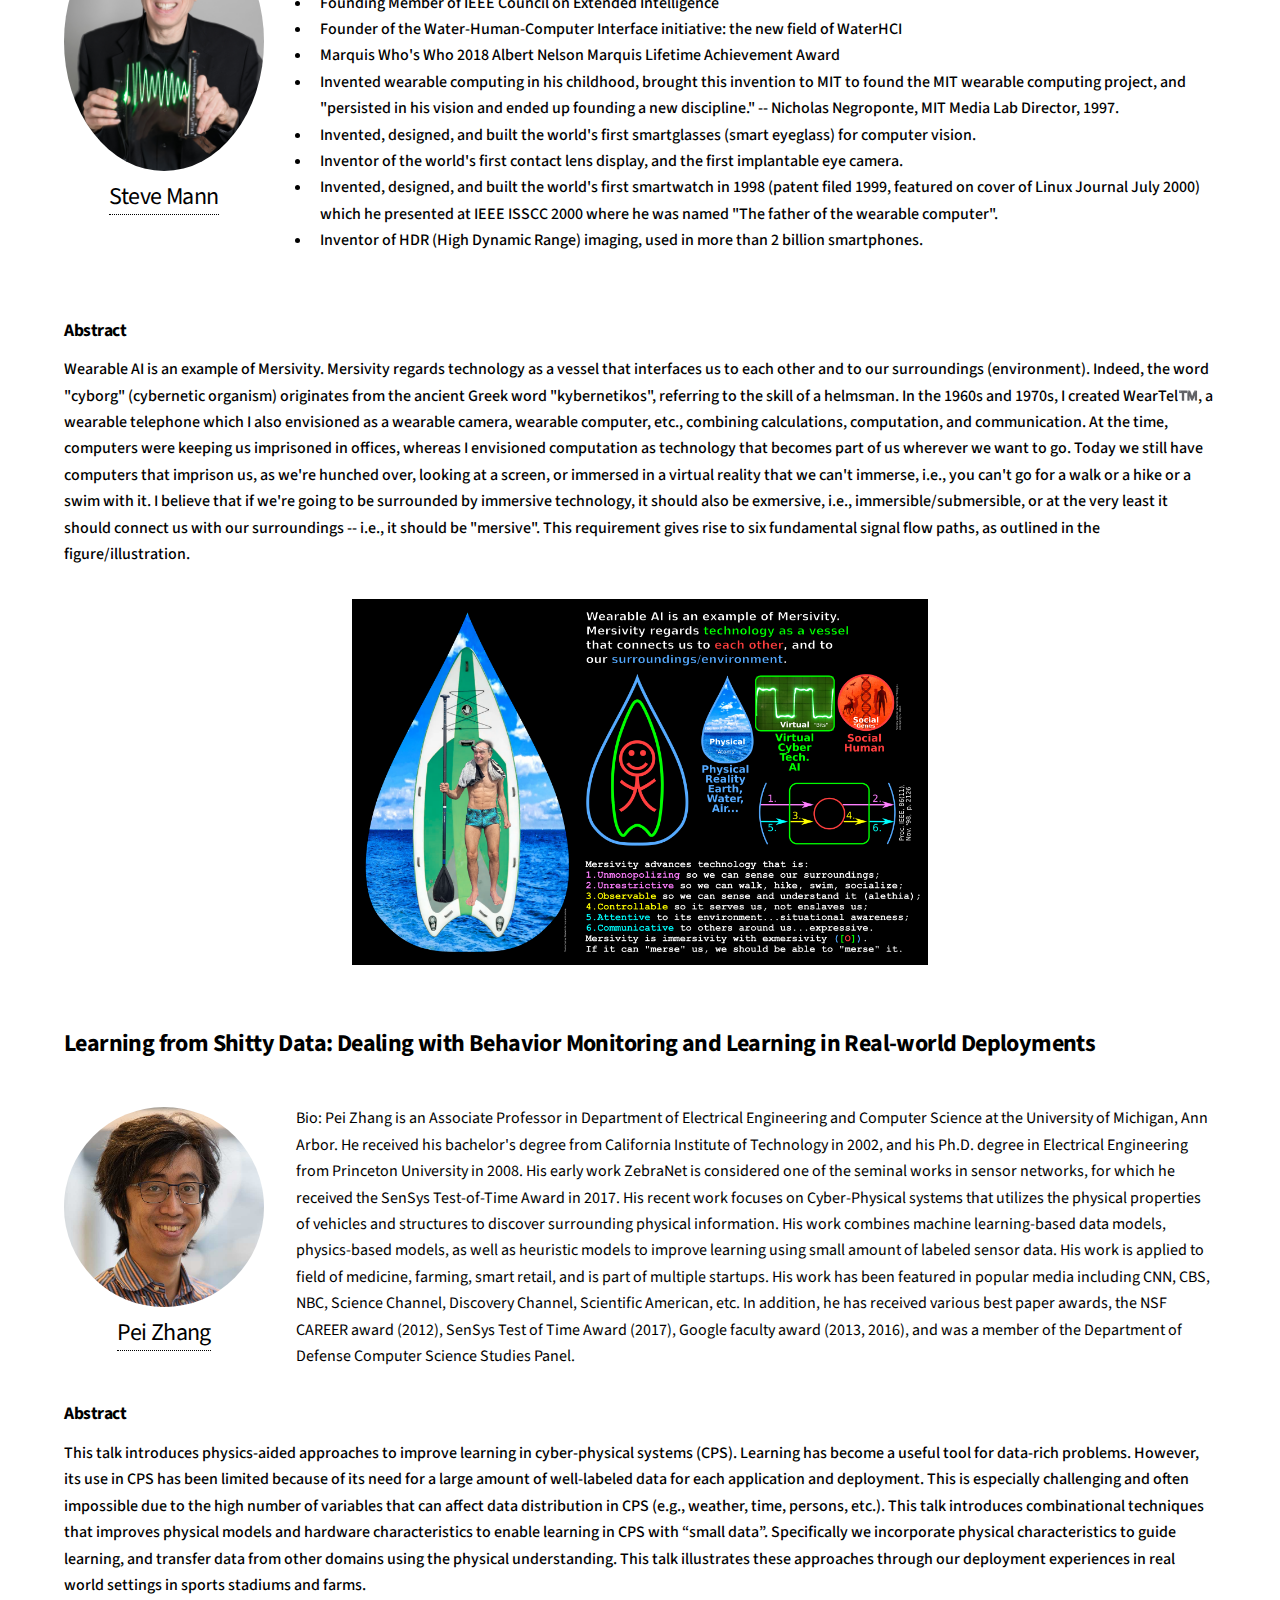
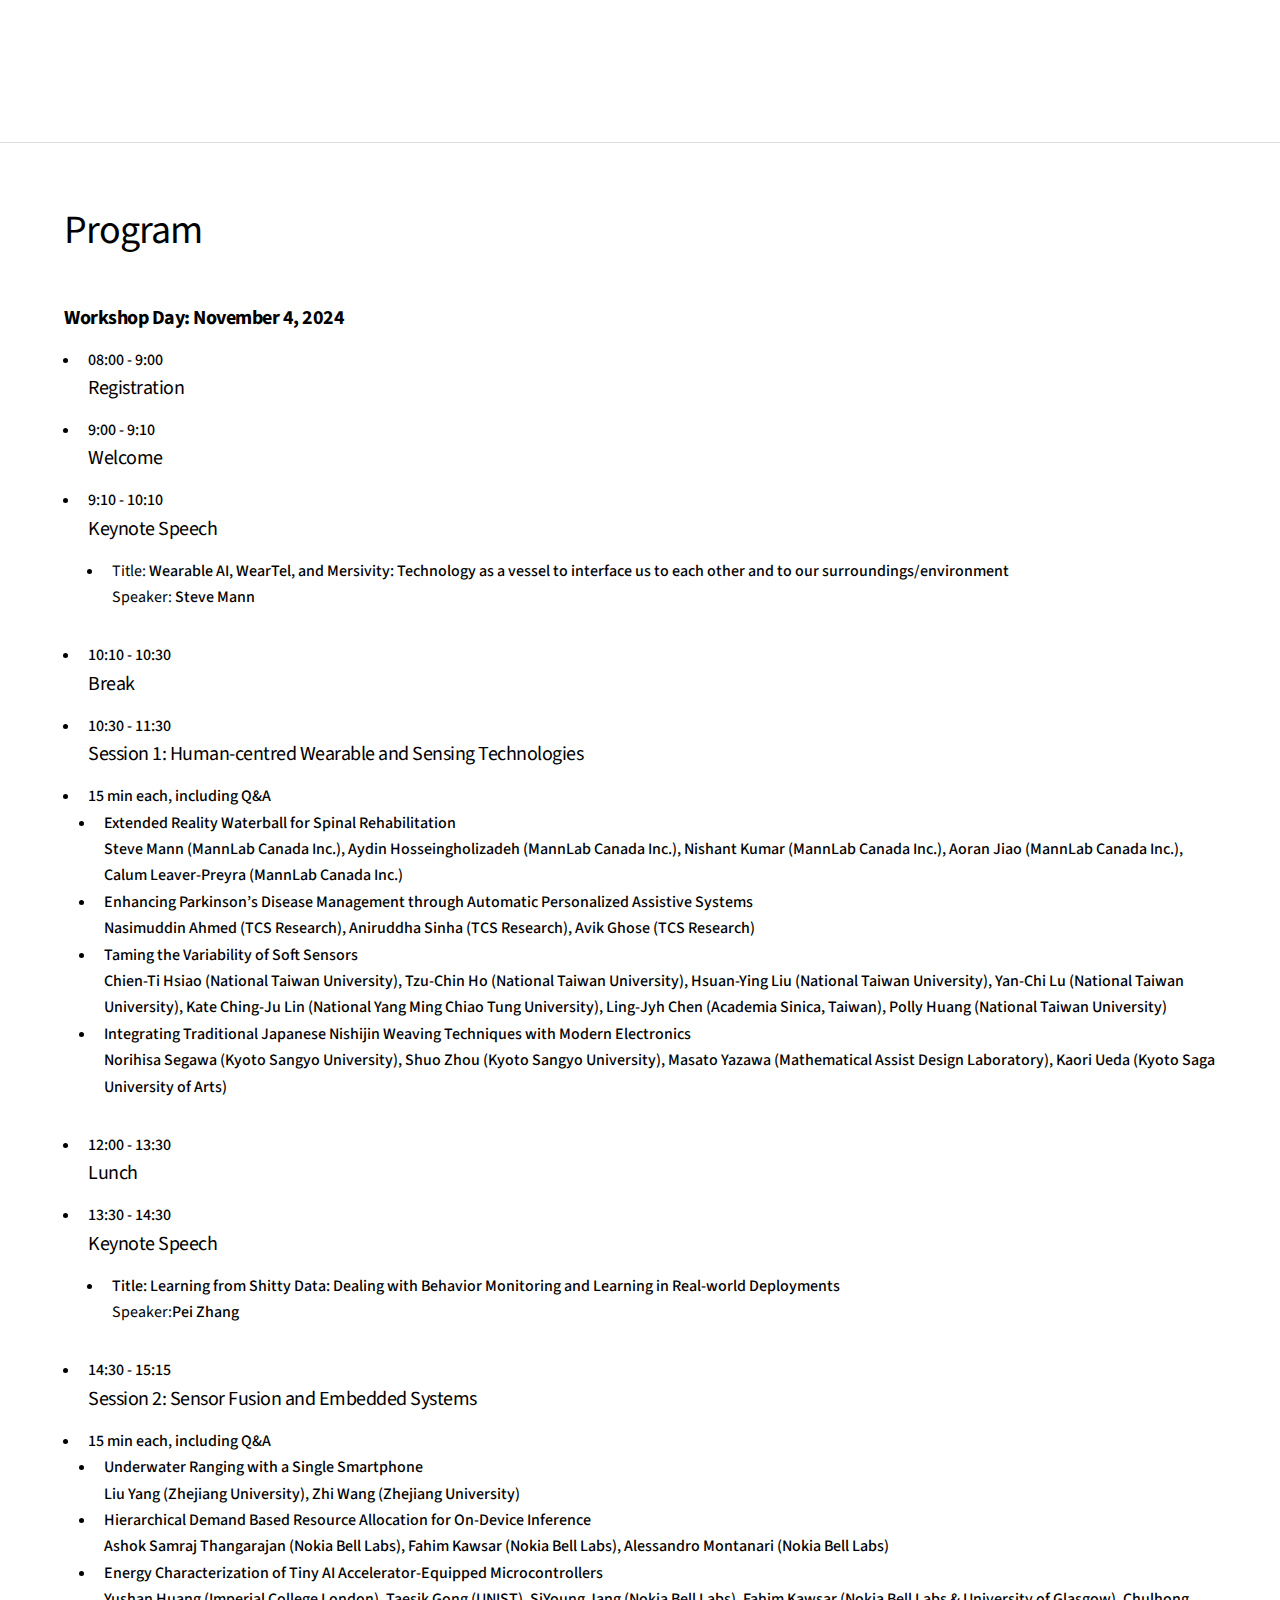
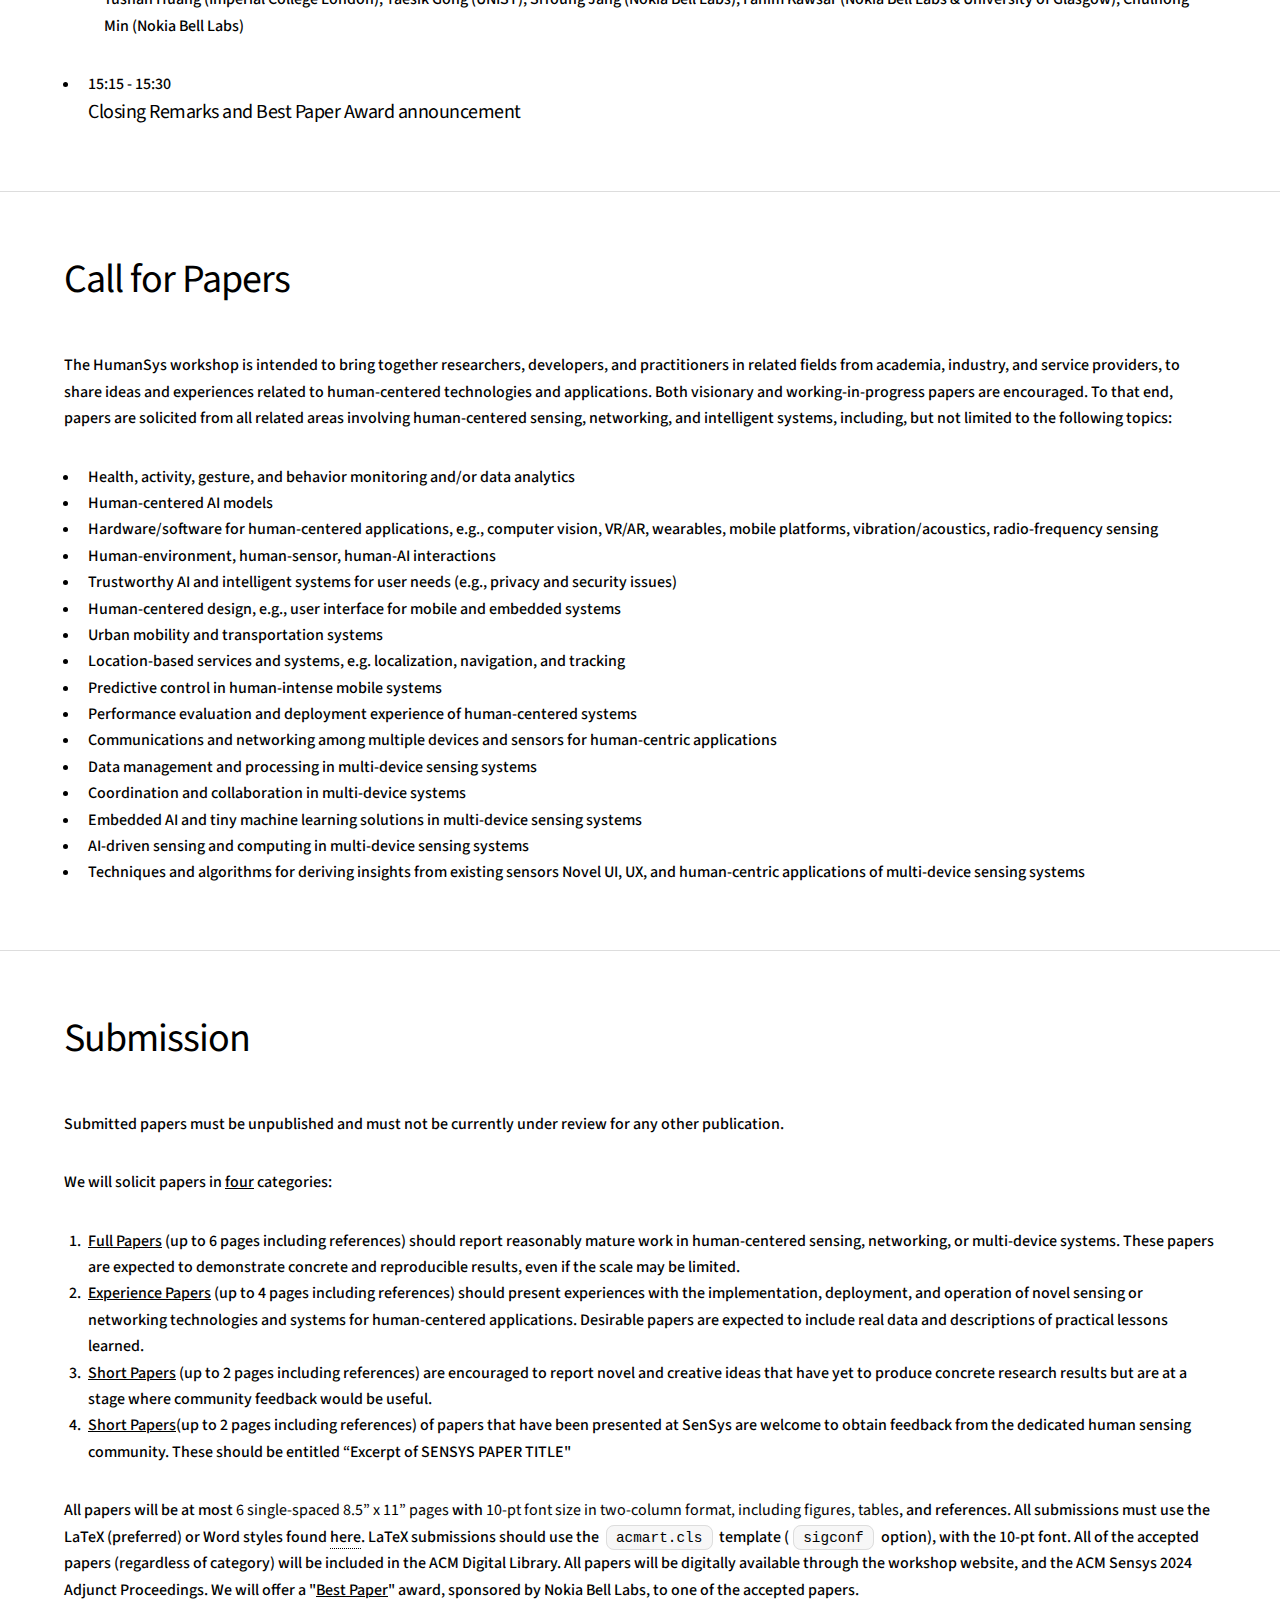
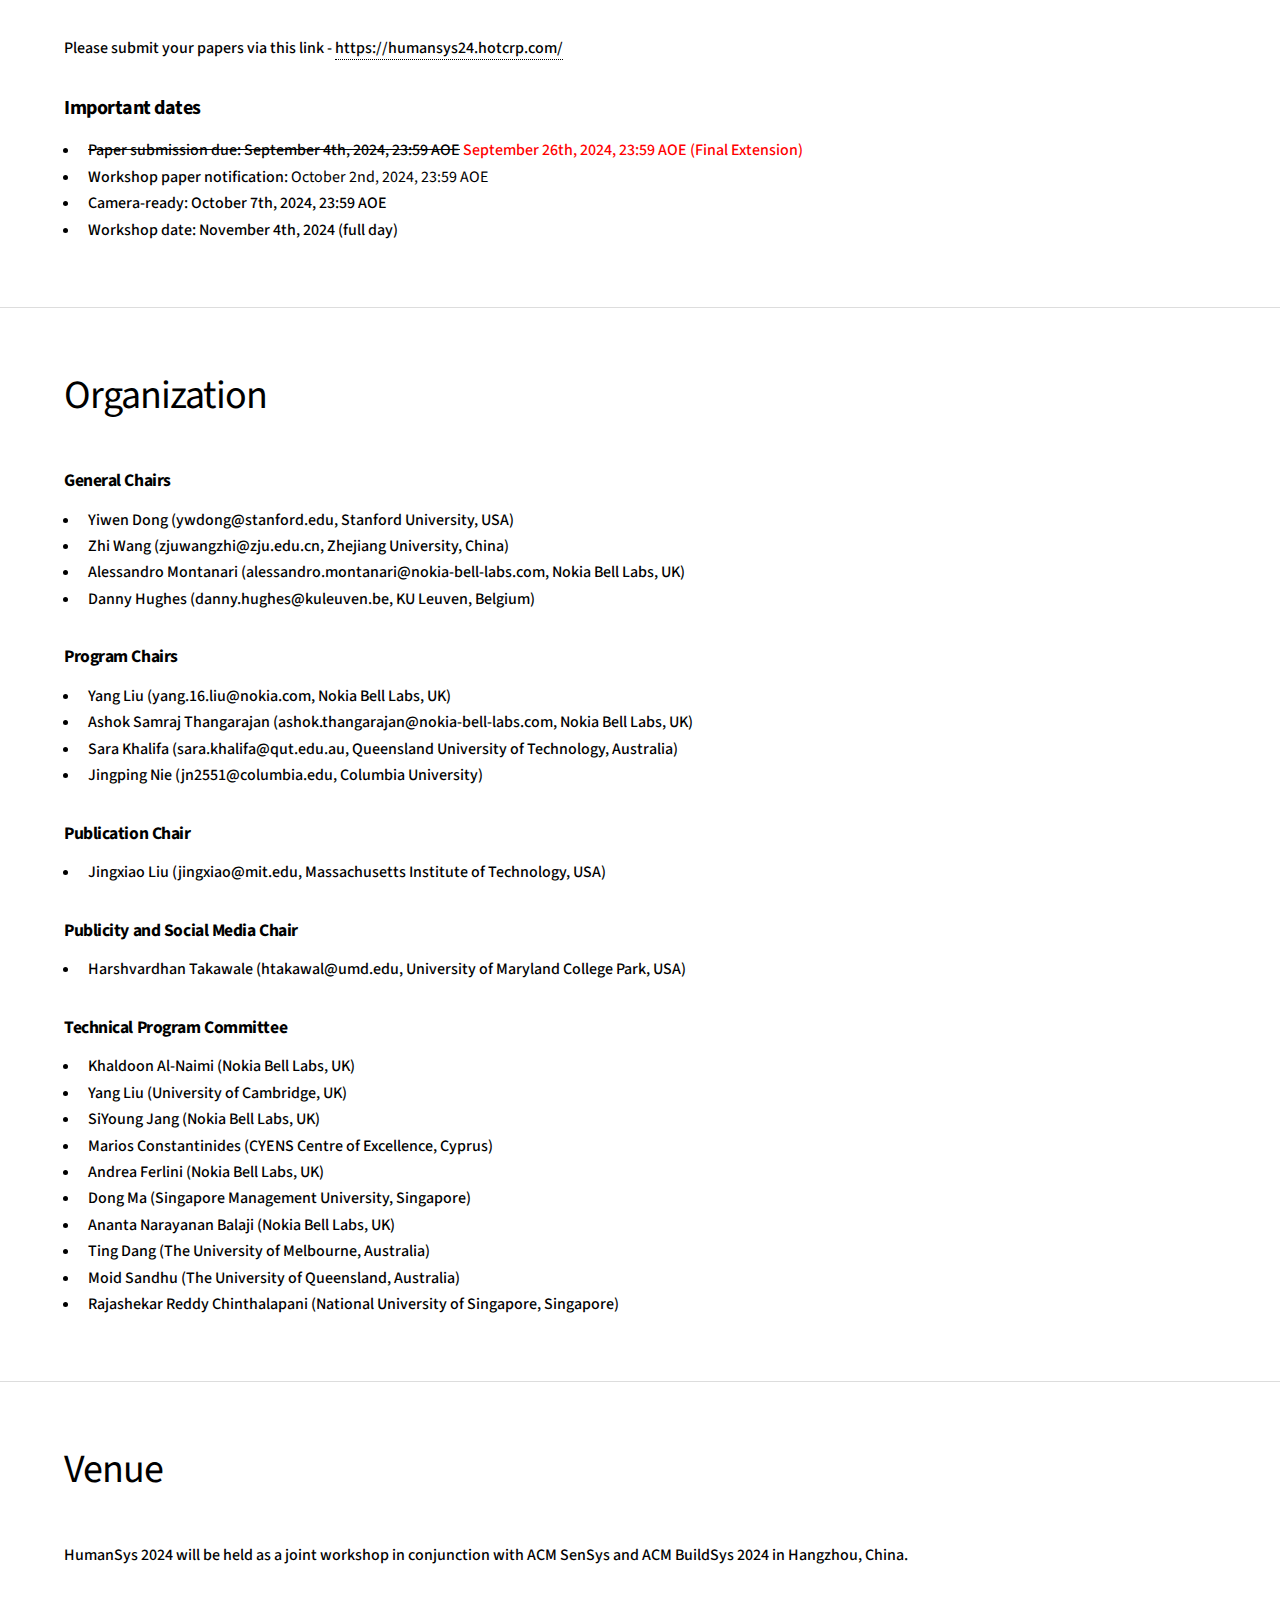
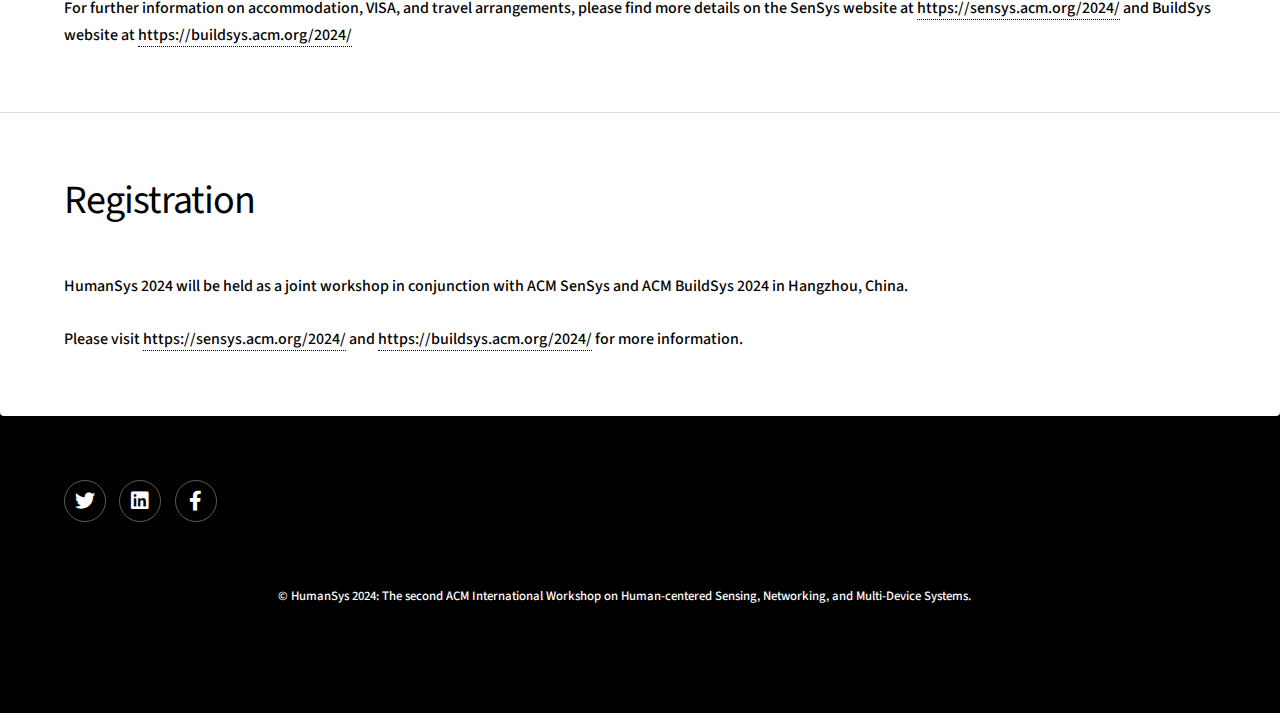
<file: pastWorkshops/2024/index.html>
<!DOCTYPE HTML>
<!--
	Stellar by HTML5 UP
	html5up.net | @ajlkn
	Free for personal and commercial use under the CCA 3.0 license (html5up.net/license)
-->
<html>
	<head>
		<title>HumanSys 2024</title>
		<meta charset="utf-8" />
		<meta name="viewport" content="width=device-width, initial-scale=1, user-scalable=no" />
		<link rel="stylesheet" href="../../assets/css/main.css" />
		<noscript><link rel="stylesheet" href="../../assets/css/noscript.css" /></noscript>
	</head>
	<body class="is-preload">

		<!-- Wrapper -->
			<div>

				<!-- Nav -->
				<nav id="nav">
					<ul>
						<li><a href="#overview" class="active">Overview</a></li>
						<li><a href="#keynotes">Keynotes</a></li>
						<li><a href="#third">Program</a></li>
						<li><a href="#intro" >CFP</a></li>
						<li><a href="#first">Submission</a></li>
						<li><a href="#second">Organization</a></li>
						<li><a href="#fourth">Venue</a></li>
						<li><a href="#fifth">Registration</a></li>
					</ul>
				</nav>

				<!-- Header -->
					<header id="header" class="alt">
						<span><img src="images/option2.jpg" alt="" class="header-img2" /></span>
						<div class="header-text">
							<h1>HumanSys 2024</h1>
							<h2>The Second International Workshop on Human-centered Sensing, Networking, and Multi-Device Systems</h2>
							<h2>Co-located with SenSys'24 and BuildSys'24</h2>
							<h2>November 4, 2024 - Hangzhou, China</h2>
						</div>
					</header>

				<!-- Main -->
					<div id="main">
						<section id="overview" class="main">

							<div class="content">
								<header class="major">
									<h1><b>Overview</b></h1>
								</header>
								<p>The proliferation of smart devices, mobile applications, and IoT systems in our daily lives has created significant opportunities for a more efficient, productive, healthy, and sustainable society centered on short and long-term human needs. To translate those opportunities into reality, we have seen increasing research attention from a number of disciplines. As human activity, behavior, and user experience become important factors in smart services and mobile applications, the research will bring a new focus on human-centered sensing, networking, and intelligent systems. We also focus on the development and practical application of novel sensing technologies within human-centric multi-device systems, incorporating both mobile and fixed infrastructure. Our attention includes mobile devices, including smartphones and wearable technology such as smartwatches, earbuds, and rings, as well as a combination of stationary infrastructure like cameras, WiFi, RFID readers, lighting systems, and base stations. The workshop explores the challenges and opportunities in a variety of sensing techniques ranging from sensing using wireless signals to sensor-based technologies (temperature sensors, accelerometers, PPG, EEG, pH sensors) or a combination thereof, discussing their roles in applications such as health monitoring, human behaviour analytics, precise localization, and UI/UX for multi-device systems.</p> 
							</div>
						</section>
						<section id="keynotes" class="main">

							<div class="content">
								<header class="major">
									<h1><b>Keynotes</b></h1>
								</header>


							<h2 id="keynote_1">Wearable AI, WearTel, and Mersivity: Technology as a vessel to interface us to each other and to our surroundings/environment
								</h2>
							<br>
							<div style="display: flex; align-items: center; flex-wrap: wrap;">
								<div style="text-align: center; flex: 0 1 auto; min-width: 100px;">
									<img src="images/Steve_Mann.jpg" width="200px" style="border-radius: 50%;">
									<h2><b><a href="http://wearcam.org/bio.htm" target="_blank" style="text-decoration: none; color: inherit;">Steve Mann</a></b></h2>
								</div>
					
								<div style="margin-left: 2em; flex: 2 1 300px; max-width: 100%">
									<b>Bio: Steve Mann, PhD (MIT '97), P.Eng. (Ontario), Fellow of the IEEE</b>
									<ul>
										<li>Full Professor, University of Toronto</li>
										<li>Visiting Full Professor, Stanford University, Department of Electrical Engineering, Room 216, 350 Serra Mall, Stanford, CA 94305</li>
										<li>Winner of the 2025 IEEE Consumer Electronics Award</li>
										<li>Chair of Silicon Valley Innovation & Entrepreneurship Forum (SVIEF)</li>
										<li>Founding Member of IEEE Council on Extended Intelligence</li>
										<li>Founder of the Water-Human-Computer Interface initiative: the new field of WaterHCI</li>
										<li>Marquis Who's Who 2018 Albert Nelson Marquis Lifetime Achievement Award</li>
										<li>Invented wearable computing in his childhood, brought this invention to MIT to found the MIT wearable computing project, and "persisted in his vision and ended up founding a new discipline." -- Nicholas Negroponte, MIT Media Lab Director, 1997.</li>
										<li>Invented, designed, and built the world's first smartglasses (smart eyeglass) for computer vision.</li>
										<li>Inventor of the world's first contact lens display, and the first implantable eye camera.</li>
										<li>Invented, designed, and built the world's first smartwatch in 1998 (patent filed 1999, featured on cover of Linux Journal July 2000) which he presented at IEEE ISSCC 2000 where he was named "The father of the wearable computer".</li>
										<li>Inventor of HDR (High Dynamic Range) imaging, used in more than 2 billion smartphones.</li>
									</ul>
								</div>

							</div>
							<div style="margin-top: 2em;">
								<h4>Abstract</h4>
								<p>
									Wearable AI is an example of Mersivity. Mersivity regards technology as a vessel that interfaces us to each other and to our surroundings (environment). Indeed, the word "cyborg" (cybernetic organism) originates from the ancient Greek word "kybernetikos", referring to the skill of a helmsman. In the 1960s and 1970s, I created WearTel™️, a wearable telephone which I also envisioned as a wearable camera, wearable computer, etc., combining calculations, computation, and communication. At the time, computers were keeping us imprisoned in offices, whereas I envisioned computation as technology that becomes part of us wherever we want to go. Today we still have computers that imprison us, as we're hunched over, looking at a screen, or immersed in a virtual reality that we can't immerse, i.e., you can't go for a walk or a hike or a swim with it. I believe that if we're going to be surrounded by immersive technology, it should also be exmersive, i.e., immersible/submersible, or at the very least it should connect us with our surroundings -- i.e., it should be "mersive". This requirement gives rise to six fundamental signal flow paths, as outlined in the figure/illustration.
								</p>
								<div style="text-align: center;">
									<div style="text-align: center;">
										<img src="images/SteveMann_Mersivity.png" alt="Mersivity illustration" width="50%">
									</div>
								</div>
							</div>
							
							<style>
								/* Adjust layout for mobile screens */
								@media screen and (max-width: 768px) {
									.bio-container {
										flex-direction: column;
										align-items: center;
										text-align: center;
									}
							
									.bio-text {
										margin-left: 0;
										margin-top: 1em;
									}
								}
							</style>
							
					
								<BR />
					
								<BR />
					
				
							<h2 id="keynote_2">Learning from Shitty Data: Dealing with Behavior Monitoring and Learning in Real-world Deployments</h2>
							<br>
							<div style="display: flex; align-items: center; flex-wrap: wrap;">
								<div style="text-align: center; flex: 0 1 auto; min-width: 100px;">
									<img src="images/zhang-pei705.png" width="200px" style="border-radius: 50%;">
									<h2><b><a href="https://eecs.engin.umich.edu/people/zhang-pei/" target="_blank" style="text-decoration: none; color: inherit;">Pei Zhang</a></b></h2>
								</div>
					
								<div style="margin-left: 2em; flex: 2 1 300px; max-width: 100%">
									<b>Bio: Pei Zhang is an Associate Professor in Department of Electrical Engineering and Computer Science at the University of Michigan, Ann Arbor. He received his bachelor's degree from California Institute of Technology in 2002, and his Ph.D. degree in Electrical Engineering from Princeton University in 2008. His early work ZebraNet is considered one of the seminal works in sensor networks, for which he received the SenSys Test-of-Time Award in 2017. His recent work focuses on Cyber-Physical systems that utilizes the physical properties of vehicles and structures to discover surrounding physical information. His work combines machine learning-based data models, physics-based models, as well as heuristic models to improve learning using small amount of labeled sensor data. His work is applied to field of medicine, farming, smart retail, and is part of multiple startups. His work has been featured in popular media including CNN, CBS, NBC, Science Channel, Discovery Channel, Scientific American, etc. In addition, he has received various best paper awards, the NSF CAREER award (2012), SenSys Test of Time Award (2017), Google faculty award (2013, 2016), and was a member of the Department of Defense Computer Science Studies Panel.</b>
								</div>

							</div>
							<div style="margin-top: 2em;">
								<h4>Abstract</h4>
								<p>
									This talk introduces physics-aided approaches to improve learning in cyber-physical systems (CPS). Learning has become a useful tool for data-rich problems. However, its use in CPS has been limited because of its need for a large amount of well-labeled data for each application and deployment. This is especially challenging and often impossible due to the high number of variables that can affect data distribution in CPS (e.g., weather, time, persons, etc.). This talk introduces combinational techniques that improves physical models and hardware characteristics to enable learning in CPS with “small data”. Specifically we incorporate physical characteristics to guide learning, and transfer data from other domains using the physical understanding. This talk illustrates these approaches through our deployment experiences in real world settings in sports stadiums and farms.
								</p>
							</div>
					

							<br>
								<BR />
					
								<BR />
							</div>
						</section>

						<section id="third" class="main">
							<div class="content">
								<header class="major">
									<h1><b>Program</b></h1>
								</header>
								<h3>Workshop Day: November 4, 2024</h3>
								<ul>
									<li>
										08:00 - 9:00 
											<h3><b>Registration</b></h3>
									</li>
									<li>
										9:00 - 9:10 <h3><b>Welcome</b></h3>
									</li>
									<li>
										9:10 - 10:10
										<h3><b>Keynote Speech</b></h3>
										<ul>
											<li>
												<b>Title:</b> Wearable AI, WearTel, and Mersivity: Technology as a vessel to interface us to each other and to our surroundings/environment
												<br>
												<span class="authors">
													<b>Speaker:</b> Steve Mann
												</span>
											</li>
										</ul>
									</li>
									<li>
										10:10 - 10:30 <h3><b>Break</b></h3>
									</li>
										
									<li>
										10:30 - 11:30
										<h3><b>Session 1: Human-centred Wearable and Sensing Technologies</b></h3>
										<li>
										15 min each, including Q&A
										</li>
										<ul>
											<li>
												Extended Reality Waterball for Spinal Rehabilitation
												<br>
												<span class="authors">
													Steve Mann (MannLab Canada Inc.), Aydin Hosseingholizadeh (MannLab Canada Inc.), Nishant Kumar (MannLab Canada Inc.), Aoran Jiao (MannLab Canada Inc.), Calum Leaver-Preyra (MannLab Canada Inc.)
												</span>
											</li>
											<li>
												Enhancing Parkinson’s Disease Management through Automatic Personalized Assistive Systems
												<br>
												<span class="authors">
													Nasimuddin Ahmed (TCS Research), Aniruddha Sinha (TCS Research), Avik Ghose (TCS Research)
												</span>
											</li>
											<li>
												Taming the Variability of Soft Sensors
												<br>
												<span class="authors">
													Chien-Ti Hsiao (National Taiwan University), Tzu-Chin Ho (National Taiwan University), Hsuan-Ying Liu (National Taiwan University), Yan-Chi Lu (National Taiwan University), Kate Ching-Ju Lin (National Yang Ming Chiao Tung University), Ling-Jyh Chen (Academia Sinica, Taiwan), Polly Huang (National Taiwan University)
												</span>
											</li>
											<li>
												Integrating Traditional Japanese Nishijin Weaving Techniques with Modern Electronics
												<br>
												<span class="authors">
													Norihisa Segawa (Kyoto Sangyo University), Shuo Zhou (Kyoto Sangyo University), Masato Yazawa (Mathematical Assist Design Laboratory), Kaori Ueda (Kyoto Saga University of Arts)
												</span>
											</li>
										</ul>
									</li>
									<li >
										12:00 - 13:30
										<h3><b>Lunch</b></h3>
										
									</li>
									<li >
										13:30 - 14:30
											<h3><b>Keynote Speech</b></h3>
											<ul>
												<li>
													Title: Learning from Shitty Data: Dealing with Behavior Monitoring and Learning in Real-world Deployments
													<br>
													<span class="authors">
														<b>Speaker:</b>Pei Zhang
													</span>
												</li>
											</ul>
									</li>
									<li>
										14:30 - 15:15
										<h3><b>Session 2: Sensor Fusion and Embedded Systems</b></h3>
										<li>
											15 min each, including Q&A
										</li>
										<ul>
											<li>
												Underwater Ranging with a Single Smartphone
												<br>
												<span class="authors">
													Liu Yang (Zhejiang University), Zhi Wang (Zhejiang University)
												</span>
											</li>
											<li>
												Hierarchical Demand Based Resource Allocation for On-Device Inference
												<br>
												<span class="authors">
													Ashok Samraj Thangarajan (Nokia Bell Labs), Fahim Kawsar (Nokia Bell Labs), Alessandro Montanari (Nokia Bell Labs)
												</span>
											</li>
											<li>
												Energy Characterization of Tiny AI Accelerator-Equipped Microcontrollers
												<br>
												<span class="authors">
													Yushan Huang (Imperial College London), Taesik Gong (UNIST), SiYoung Jang (Nokia Bell Labs), Fahim Kawsar (Nokia Bell Labs & University of Glasgow), Chulhong Min (Nokia Bell Labs)
												</span>
											</li>
										</ul>
									</li>
									<li >
										15:15 - 15:30
											<h3><b>Closing Remarks and Best Paper Award announcement</b></h3>
									</li>
								</ul>
							</div>
						</section>
						<!-- Introduction -->
						<section id="intro" class="main">

							<div class="content">
								<header class="major">
									<h1><b>Call for Papers</b></h1>
								</header>
								<p>The HumanSys workshop is intended to bring together researchers, developers, and practitioners in related fields from academia, industry, and service providers, to share ideas and experiences related to human-centered technologies and applications. Both visionary and working-in-progress papers are encouraged. To that end, papers are solicited from all related areas involving human-centered sensing, networking, and intelligent systems, including, but not limited to the following topics: </p>
								
								<ul>
									<li>Health, activity, gesture, and behavior monitoring and/or data analytics</li>
									<li>Human-centered AI models</li>
									<li>Hardware/software for human-centered applications, e.g., computer vision, VR/AR, wearables, mobile platforms, vibration/acoustics, radio-frequency sensing</li>
									<li>Human-environment, human-sensor, human-AI interactions</li>
									<li>Trustworthy AI and intelligent systems for user needs (e.g., privacy and security issues)</li>
									<li>Human-centered design, e.g., user interface for mobile and embedded systems</li>
									<li>Urban mobility and transportation systems</li>
									<li>Location-based services and systems, e.g. localization, navigation, and tracking</li>
									<li>Predictive control in human-intense mobile systems</li>
									<li>Performance evaluation and deployment experience of human-centered systems</li>
									<li>Communications and networking among multiple devices and sensors for human-centric applications</li>
									<li>Data management and processing in multi-device sensing systems</li>
									<li>Coordination and collaboration in multi-device systems</li>
									<li>Embedded AI and tiny machine learning solutions in multi-device sensing systems</li>
									<li>AI-driven sensing and computing in multi-device sensing systems</li>
									<li>Techniques and algorithms for deriving insights from existing sensors Novel UI, UX, and human-centric applications of multi-device sensing systems</li>
									<!-- <li>User interface for mobile and embedded systems.</li> -->
								</ul>
								
							</div>
								

						</section>

					<!-- First Section -->
						<section id="first" class="main">
							<div class="content">
								<header class="major">
									<h1><b>Submission</b></h1>
								</header>
								<p>Submitted papers must be unpublished and must not be currently under review for any other publication. 
									<p>We will solicit papers in <u>four</u> categories:</p>
									<ol>
										<li><u>Full Papers</u> (up to 6 pages including references) should report reasonably mature work in human-centered sensing, networking, or multi-device systems. These papers are expected to demonstrate concrete and reproducible results, even if the scale may be limited.</li>
										<li><u>Experience Papers</u> (up to 4 pages including references) should present experiences with the implementation, deployment, and operation of novel sensing or networking technologies and systems for human-centered applications. Desirable papers are expected to include real data and descriptions of practical lessons learned.</li>
										<li><u>Short Papers</u> (up to 2 pages including references) are encouraged to report novel and creative ideas that have yet to produce concrete research results but are at a stage where community feedback would be useful.</li>
										<li><u>Short Papers</u>(up to 2 pages including references) of papers that have been presented at SenSys are welcome to obtain feedback from the dedicated human sensing community. These should be entitled “Excerpt of SENSYS PAPER TITLE"</li>
									</ol>
									<p>All papers will be at most <strong> 6 single-spaced 8.5” x 11” pages</strong> with <strong>10-pt font size in two-column format, including figures, tables</strong>, and references. All submissions must use the LaTeX (preferred) or Word styles found <a href="http://www.acm.org/publications/proceedings-template" target="_blank">here</a>. LaTeX submissions should use the <code>acmart.cls</code> template (<code>sigconf</code> option), with the 10-pt font. All of the accepted papers (regardless of category) will be included in the ACM Digital Library.  All papers will be digitally available through the workshop website, and the ACM Sensys 2024 Adjunct Proceedings. We will offer a "<u>Best Paper</u>" award, sponsored by Nokia Bell Labs, to one of the accepted papers.</p> 
									<!-- Please refer to publication chair's <a href="http://sensys.acm.org/2017/resources/documents/HowTo.pdf">Note</a> as well as the User Guide of the new class.  -->
								<p>Please submit your papers via this link - <a href="https://humansys24.hotcrp.com/">https://humansys24.hotcrp.com/</a>  </p>
								<h3>Important dates</h3>
								<ul>
									<li><s>Paper submission due: September 4th, 2024, 23:59 AOE</s> <span style="color:red;"> September 26th, 2024, 23:59 AOE (Final Extension)</span></li>
									<li>Workshop paper notification: <strong>October 2nd, 2024, 23:59 AOE</strong></li>
									<li>Camera-ready: October 7th, 2024, 23:59 AOE</li>
									<li>Workshop date: November 4th, 2024 (full day)</li>
									
								</ul>
							</div>
						</section>							
						<!-- Second Section -->
							<section id="second" class="main">
								<div class="content">
									<header class="major">
										<h1><b>Organization</b></h1>
									</header>

									<h4>General Chairs</h4>
									<ul>
										<!-- <li><a href="http://eceweb1.rutgers.edu/~yyzhang/">Yanyong Zhang (Rutgers University, USA)</a></li> -->
										<li>Yiwen Dong (ywdong@stanford.edu, Stanford University, USA) </li>
										<li>Zhi Wang (zjuwangzhi@zju.edu.cn, Zhejiang University, China)</li>
										<li>Alessandro Montanari (alessandro.montanari@nokia-bell-labs.com, Nokia Bell Labs, UK)</li>
										<li>Danny Hughes (danny.hughes@kuleuven.be, KU Leuven, Belgium) </li>
									</ul>
									<h4>Program Chairs</h4>
									<ul>
										<!-- <li><a href="http://www2.cs.uh.edu/~gnawali/">Omprakash Gnawali (University of Houston, USA)</a></li>
										<li><a href="http://www.greenorbs.org/people/heyuan">Yuan He (Tsinghua University, China)</a></li> -->
										<li>Yang Liu (yang.16.liu@nokia.com, Nokia Bell Labs, UK) </li>
										<li>Ashok Samraj Thangarajan (ashok.thangarajan@nokia-bell-labs.com, Nokia Bell Labs, UK)</li>
										<li>Sara Khalifa (sara.khalifa@qut.edu.au, Queensland University of Technology, Australia)</li>
										<li>Jingping Nie (jn2551@columbia.edu, Columbia University) </li>

									</ul>
									<h4>Publication Chair</h4>
									<ul>
										<li>Jingxiao Liu (jingxiao@mit.edu, Massachusetts Institute of Technology, USA)</li>
									</ul>
									<h4>Publicity and Social Media Chair</h4>
									<ul>
										<li>Harshvardhan Takawale (htakawal@umd.edu, University of Maryland College Park, USA) </li>
									</ul>
									<h4>Technical Program Committee</h4>
									<ul>
								
									<li>Khaldoon Al-Naimi (Nokia Bell Labs, UK)</li>
									<li>Yang Liu (University of Cambridge, UK)</li>
									<li>SiYoung Jang (Nokia Bell Labs, UK)</li>
									<li>Marios Constantinides (CYENS Centre of Excellence, Cyprus)</li>
									<li>Andrea Ferlini (Nokia Bell Labs, UK)</li>
									<li>Dong Ma (Singapore Management University, Singapore)</li>
									<li>Ananta Narayanan Balaji (Nokia Bell Labs, UK)</li>
									<li>Ting Dang (The University of Melbourne, Australia)</li>
									<li>Moid Sandhu (The University of Queensland, Australia)</li>
									<li>Rajashekar Reddy Chinthalapani (National University of Singapore, Singapore)</li>

								
									</ul>
								</div>
							</section>



							<section id="fourth" class="main">
								<div class="content">
									<header class="major">
										<h1><b>Venue</b></h1>
									</header>
									<p>HumanSys 2024 will be held as a joint workshop in conjunction with ACM SenSys and ACM BuildSys 2024 in Hangzhou, China.<br><br>For further information on accommodation, VISA, and travel arrangements, please find more details on the SenSys website at <a href="https://sensys.acm.org/2024/">https://sensys.acm.org/2024/</a> and BuildSys website at <a href="https://buildsys.acm.org/2024/">https://buildsys.acm.org/2024/</a></p> 
								</div>
							</section>


							<section id="fifth" class="main">
								<div class="content">
									<header class="major">
										<h1><b>Registration</b></h1>
									</header>
									<p>HumanSys 2024 will be held as a joint workshop in conjunction with ACM SenSys and ACM BuildSys 2024 in Hangzhou, China.<br><br>Please visit <a href="https://sensys.acm.org/2024/">https://sensys.acm.org/2024/</a> and <a href="https://buildsys.acm.org/2024/">https://buildsys.acm.org/2024/</a> for more information.</p>
								</div>
							</section>



					</div>

				<!-- Footer -->
					<footer id="footer">
						<!-- <section>
							<h1>Aliquam sed mauris</h1>
							<p>Sed lorem ipsum dolor sit amet et nullam consequat feugiat consequat magna adipiscing tempus etiam dolore veroeros. eget dapibus mauris. Cras aliquet, nisl ut viverra sollicitudin, ligula erat egestas velit, vitae tincidunt odio.</p>
							<ul class="actions">
								<li><a href="generic.html" class="button">Learn More</a></li>
							</ul>
						</section>
						<section>
							<h1>Etiam feugiat</h1>
							<dl class="alt">
								<dt>Address</dt>
								<dd>1234 Somewhere Road &bull; Nashville, TN 00000 &bull; USA</dd>
								<dt>Phone</dt>
								<dd>(000) 000-0000 x 0000</dd>
								<dt>Email</dt>
								<dd><a href="#">information@untitled.tld</a></dd>
							</dl>

						<section> 
							<div class="center">
								<img class="copyrightimage" src="images/acm_4c_grad_pos.png" alt="" />
								<img class="copyrightimage" src="images/Nokia_Bell_Labs_2023.svg" alt="" />
							</div> 
						</section> -->
						<section> 
							<ul class="icons">
								<li><a href="https://x.com/Humansys24/status/1818648063788937279" class="icon brands fa-twitter alt"><span class="label">Twitter</span></a></li>
								<li><a href="https://www.linkedin.com/company/acm-humansys/" class="icon brands fa-linkedin alt"><span class="label">LinkedIn</span></a></li>
								<li><a href="https://www.facebook.com/share/p/qRKHy1K7cWMLXe6v/?mibextid=xfxF2i" class="icon brands fa-facebook-f alt"><span class="label">Facebook</span></a></li>
								<!-- <li><a href="#" class="icon brands fa-instagram alt"><span class="label">Instagram</span></a></li> -->
							</ul>
						</section>
						<p class="copyright">&copy;  HumanSys 2024: The second ACM International Workshop on Human-centered Sensing, Networking, and Multi-Device Systems.</p>
					</footer>

			</div>

		<!-- Scripts -->
			<script src="../../assets/js/jquery.min.js"></script>
			<script src="../../assets/js/jquery.scrollex.min.js"></script>
			<script src="../../assets/js/jquery.scrolly.min.js"></script>
			<script src="../../assets/js/browser.min.js"></script>
			<script src="../../assets/js/breakpoints.min.js"></script>
			<script src="../../assets/js/util.js"></script>
			<script src="../../assets/js/main.js"></script>

	</body>
</html>
</file>
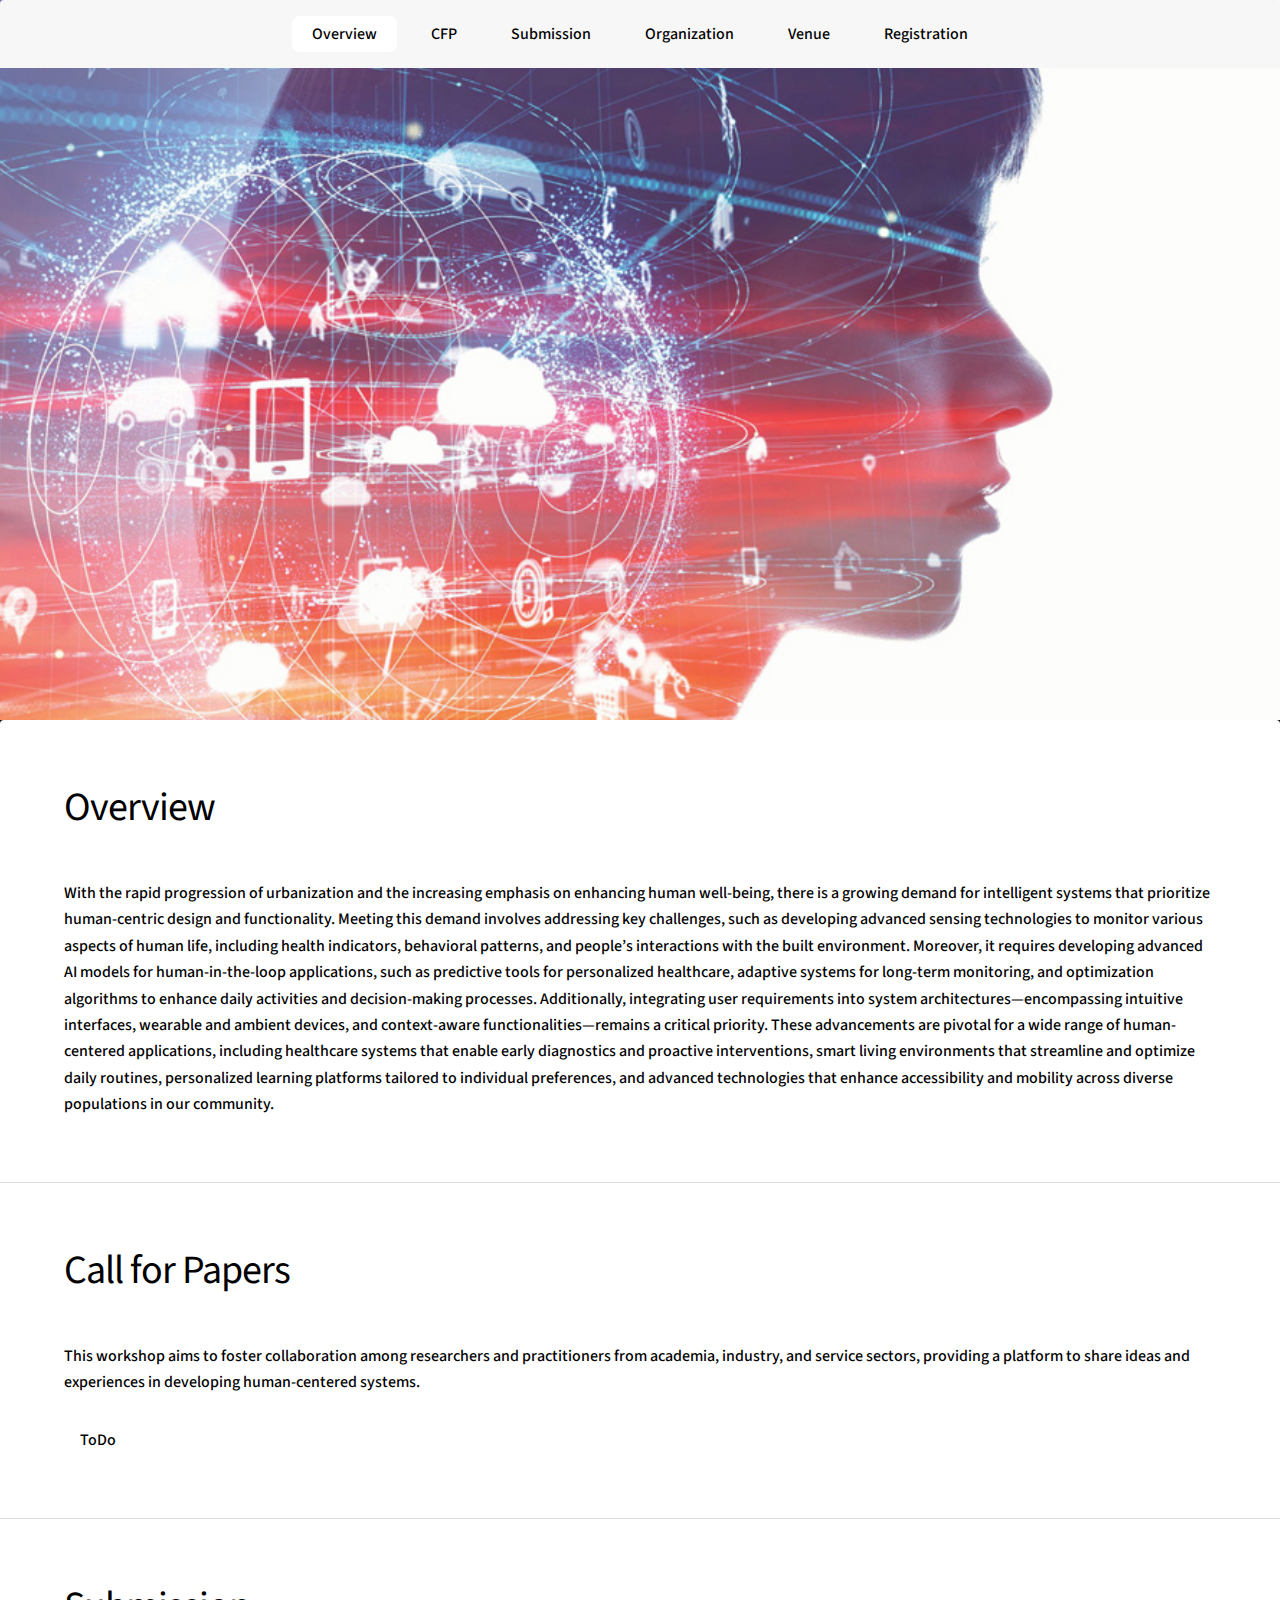
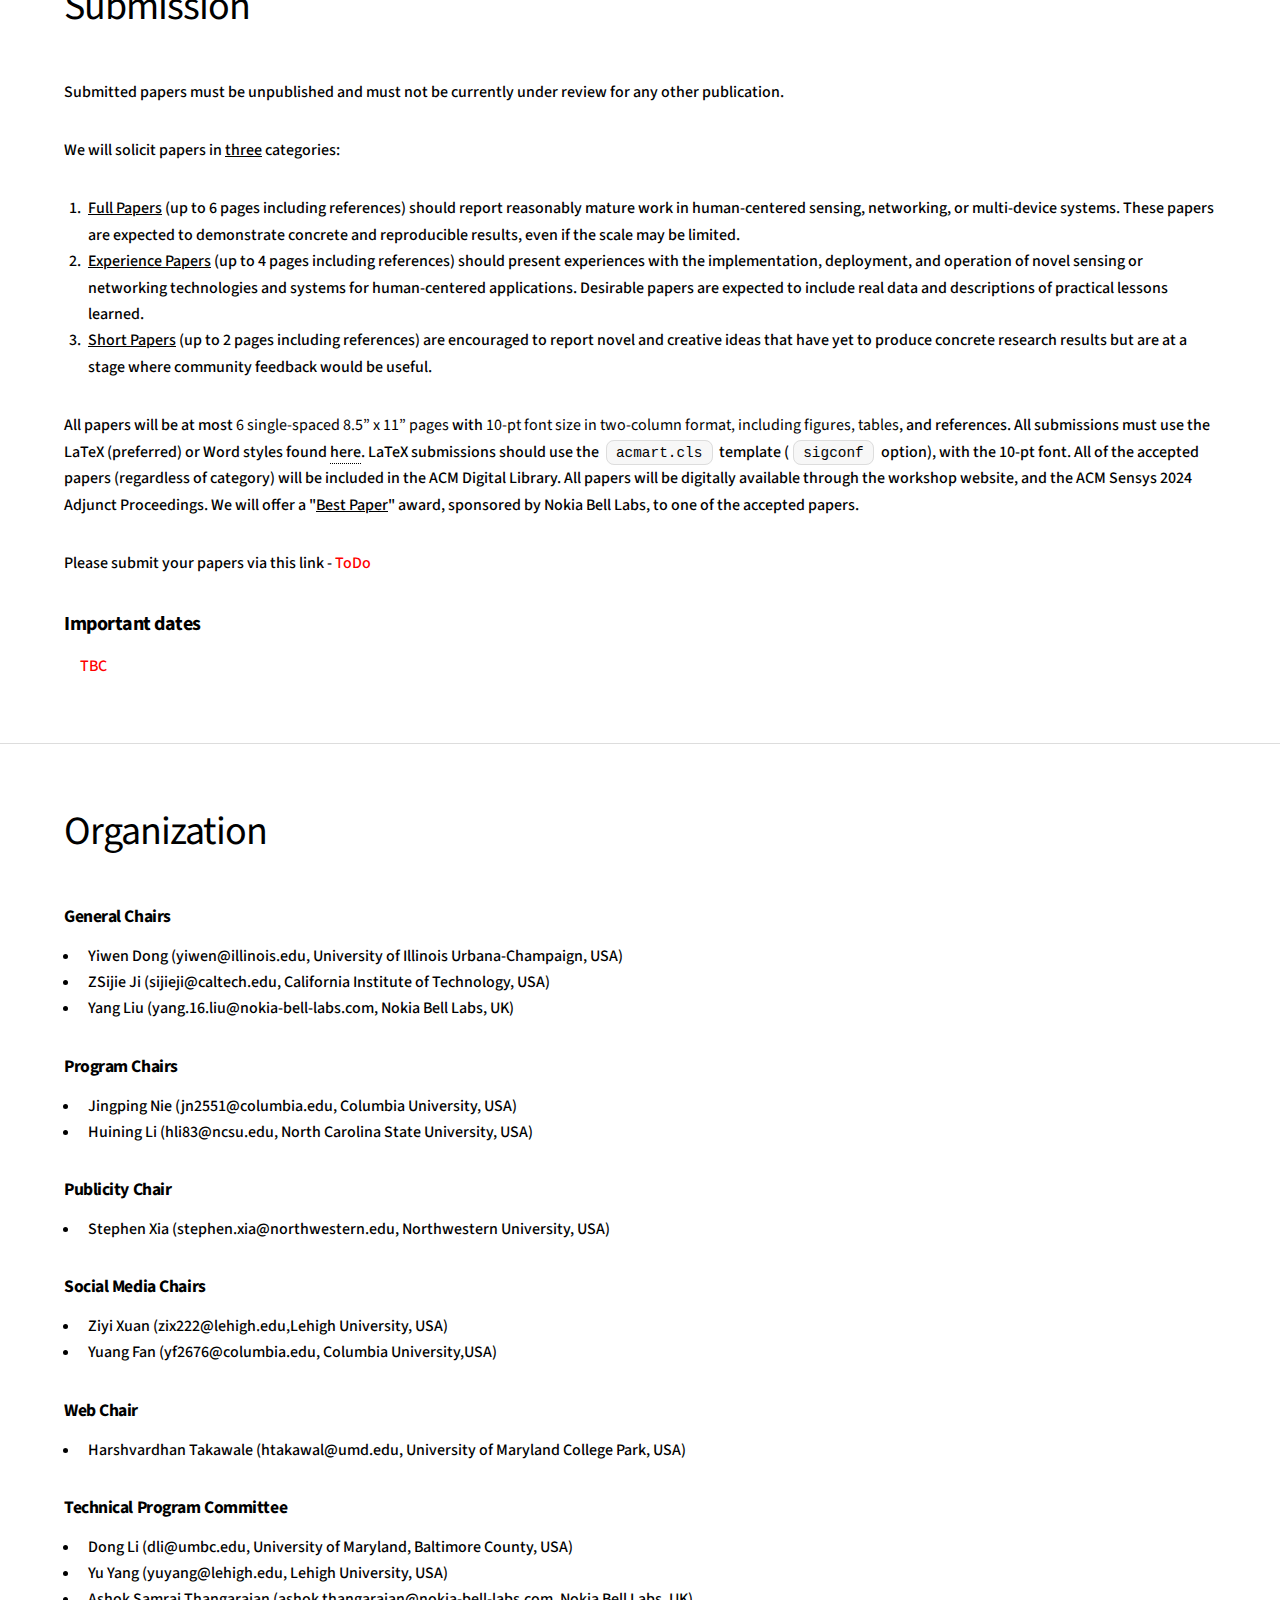
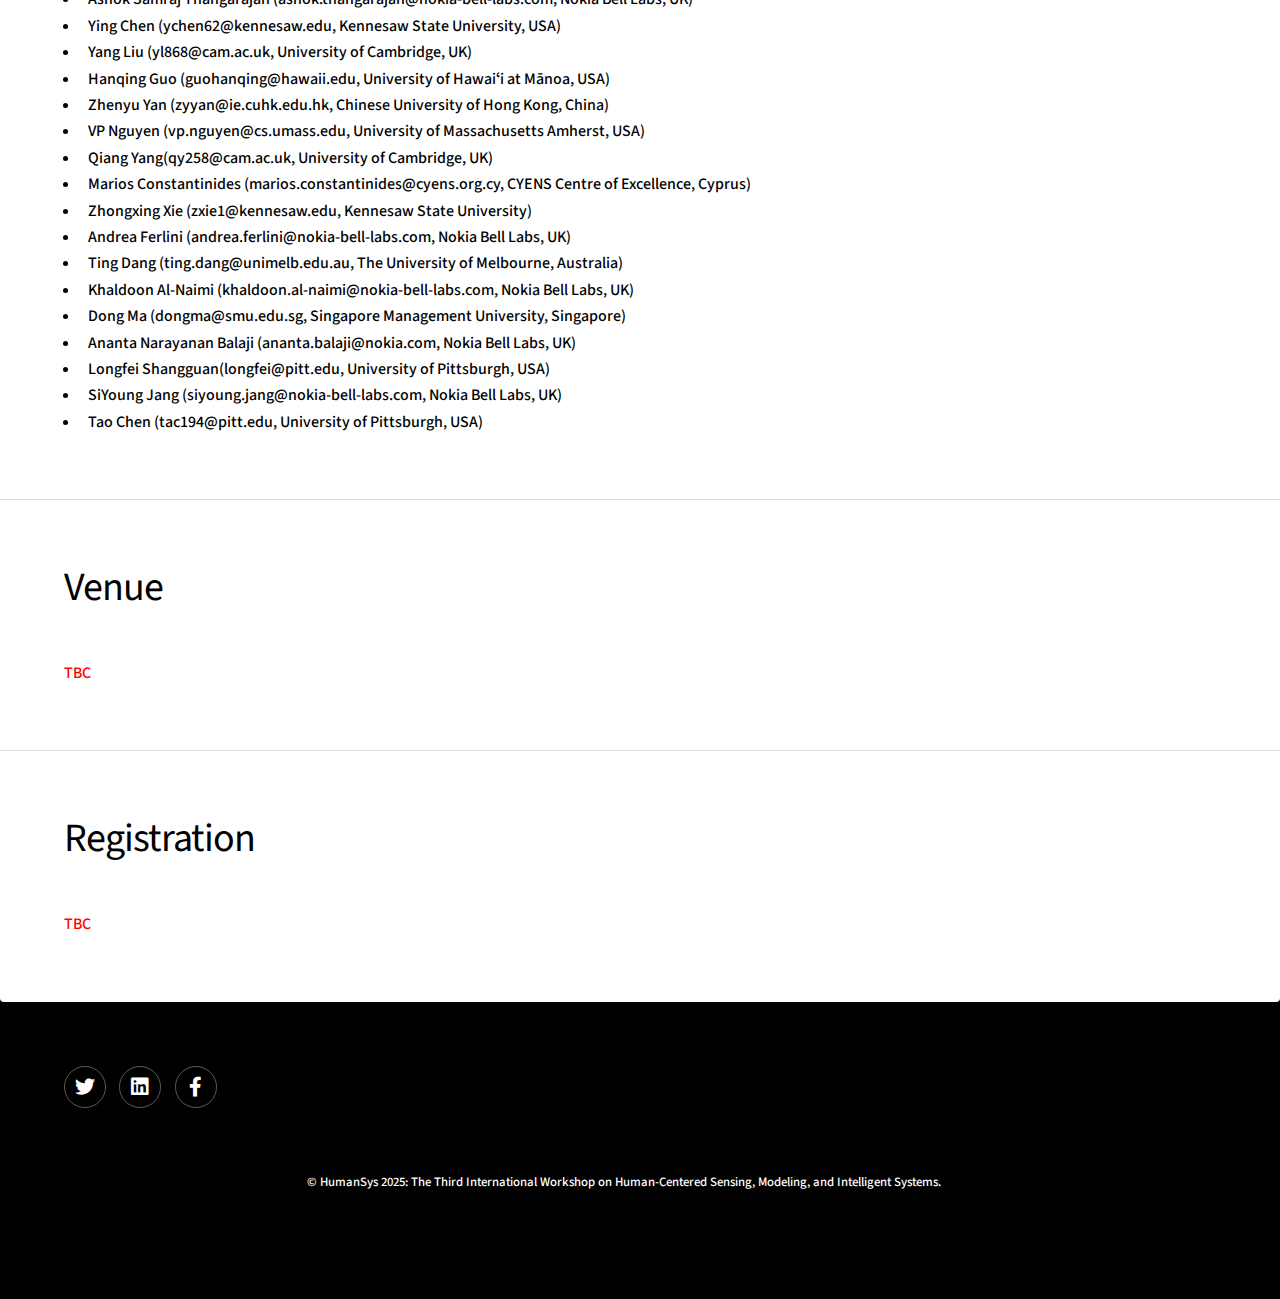
<file: pastWorkshops/2025/index.html>
<!DOCTYPE HTML>
<!--
	Stellar by HTML5 UP
	html5up.net | @ajlkn
	Free for personal and commercial use under the CCA 3.0 license (html5up.net/license)
-->
<html>
	<head>
		<title>HumanSys 2024</title>
		<meta charset="utf-8" />
		<meta name="viewport" content="width=device-width, initial-scale=1, user-scalable=no" />
		<link rel="stylesheet" href="../../assets/css/main.css" />
		<noscript><link rel="stylesheet" href="../../assets/css/noscript.css" /></noscript>
	</head>
	<body class="is-preload">

		<!-- Wrapper -->
			<div>

				<!-- Nav -->
				<nav id="nav">
					<ul>
						<li><a href="#overview" class="active">Overview</a></li>
						<!-- <li><a href="#keynotes">Keynotes</a></li> -->
						<!-- <li><a href="#third">Program</a></li> -->
						<li><a href="#intro" >CFP</a></li>
						<li><a href="#first">Submission</a></li>
						<li><a href="#second">Organization</a></li>
						<li><a href="#fourth">Venue</a></li>
						<li><a href="#fifth">Registration</a></li>
					</ul>
				</nav>

				<!-- Header -->
					<header id="header" class="alt">
						<span><img src="images/option2.jpg" alt="" class="header-img2" /></span>
						<div class="header-text">
							<h1>HumanSys 2025</h1>
							<h2>The Third International Workshop on Human-Centered Sensing, Modeling, and Intelligent Systems</h2>
							<h2>Co-located with Cyber-Physical Systems and Internet-of-Things Week 2025</h2>
							<h2>Irvine, USA, May 6-9, 2025</h2>
						</div>
					</header>

				<!-- Main -->
					<div id="main">
						<section id="overview" class="main">

							<div class="content">
								<header class="major">
									<h1><b>Overview</b></h1>
								</header>
								<p>With the rapid progression of urbanization and the increasing emphasis on enhancing human well-being, there is a growing demand for intelligent systems that prioritize human-centric design and functionality. Meeting this demand involves addressing key challenges, such as developing advanced sensing technologies to monitor various aspects of human life, including health indicators, behavioral patterns, and people’s interactions with the built environment. Moreover, it requires developing advanced AI models for human-in-the-loop applications, such as predictive tools for personalized healthcare, adaptive systems for long-term monitoring, and optimization algorithms to enhance daily activities and decision-making processes. Additionally, integrating user requirements into system architectures—encompassing intuitive interfaces, wearable and ambient devices, and context-aware functionalities—remains a critical priority. These advancements are pivotal for a wide range of human-centered applications, including healthcare systems that enable early diagnostics and proactive interventions, smart living environments that streamline and optimize daily routines, personalized learning platforms tailored to individual preferences, and advanced technologies that enhance accessibility and mobility across diverse populations in our community.</p> 
							</div>
						</section>
						<!-- <section id="keynotes" class="main">

							<div class="content">
								<header class="major">
									<h1><b>Keynotes</b></h1>
								</header>


							<h2 id="keynote_1">Wearable AI, WearTel, and Mersivity: Technology as a vessel to interface us to each other and to our surroundings/environment
								</h2>
							<br>
							<div style="display: flex; align-items: center; flex-wrap: wrap;">
								<div style="text-align: center; flex: 0 1 auto; min-width: 100px;">
									<img src="images/Steve_Mann.jpg" width="200px" style="border-radius: 50%;">
									<h2><b><a href="http://wearcam.org/bio.htm" target="_blank" style="text-decoration: none; color: inherit;">Steve Mann</a></b></h2>
								</div>
					
								<div style="margin-left: 2em; flex: 2 1 300px; max-width: 100%">
									<b>Bio: Steve Mann, PhD (MIT '97), P.Eng. (Ontario), Fellow of the IEEE</b>
									<ul>
										<li>Full Professor, University of Toronto</li>
										<li>Visiting Full Professor, Stanford University, Department of Electrical Engineering, Room 216, 350 Serra Mall, Stanford, CA 94305</li>
										<li>Winner of the 2025 IEEE Consumer Electronics Award</li>
										<li>Chair of Silicon Valley Innovation & Entrepreneurship Forum (SVIEF)</li>
										<li>Founding Member of IEEE Council on Extended Intelligence</li>
										<li>Founder of the Water-Human-Computer Interface initiative: the new field of WaterHCI</li>
										<li>Marquis Who's Who 2018 Albert Nelson Marquis Lifetime Achievement Award</li>
										<li>Invented wearable computing in his childhood, brought this invention to MIT to found the MIT wearable computing project, and "persisted in his vision and ended up founding a new discipline." -- Nicholas Negroponte, MIT Media Lab Director, 1997.</li>
										<li>Invented, designed, and built the world's first smartglasses (smart eyeglass) for computer vision.</li>
										<li>Inventor of the world's first contact lens display, and the first implantable eye camera.</li>
										<li>Invented, designed, and built the world's first smartwatch in 1998 (patent filed 1999, featured on cover of Linux Journal July 2000) which he presented at IEEE ISSCC 2000 where he was named "The father of the wearable computer".</li>
										<li>Inventor of HDR (High Dynamic Range) imaging, used in more than 2 billion smartphones.</li>
									</ul>
								</div>

							</div>
							<div style="margin-top: 2em;">
								<h4>Abstract</h4>
								<p>
									Wearable AI is an example of Mersivity. Mersivity regards technology as a vessel that interfaces us to each other and to our surroundings (environment). Indeed, the word "cyborg" (cybernetic organism) originates from the ancient Greek word "kybernetikos", referring to the skill of a helmsman. In the 1960s and 1970s, I created WearTel™️, a wearable telephone which I also envisioned as a wearable camera, wearable computer, etc., combining calculations, computation, and communication. At the time, computers were keeping us imprisoned in offices, whereas I envisioned computation as technology that becomes part of us wherever we want to go. Today we still have computers that imprison us, as we're hunched over, looking at a screen, or immersed in a virtual reality that we can't immerse, i.e., you can't go for a walk or a hike or a swim with it. I believe that if we're going to be surrounded by immersive technology, it should also be exmersive, i.e., immersible/submersible, or at the very least it should connect us with our surroundings -- i.e., it should be "mersive". This requirement gives rise to six fundamental signal flow paths, as outlined in the figure/illustration.
								</p>
								<div style="text-align: center;">
									<div style="text-align: center;">
										<img src="images/SteveMann_Mersivity.png" alt="Mersivity illustration" width="50%">
									</div>
								</div>
							</div>
							
							<style>
								/* Adjust layout for mobile screens */
								@media screen and (max-width: 768px) {
									.bio-container {
										flex-direction: column;
										align-items: center;
										text-align: center;
									}
							
									.bio-text {
										margin-left: 0;
										margin-top: 1em;
									}
								}
							</style>
							
					
								<BR />
					
								<BR />
					
				
							<h2 id="keynote_2">Learning from Shitty Data: Dealing with Behavior Monitoring and Learning in Real-world Deployments</h2>
							<br>
							<div style="display: flex; align-items: center; flex-wrap: wrap;">
								<div style="text-align: center; flex: 0 1 auto; min-width: 100px;">
									<img src="images/zhang-pei705.png" width="200px" style="border-radius: 50%;">
									<h2><b><a href="https://eecs.engin.umich.edu/people/zhang-pei/" target="_blank" style="text-decoration: none; color: inherit;">Pei Zhang</a></b></h2>
								</div>
					
								<div style="margin-left: 2em; flex: 2 1 300px; max-width: 100%">
									<b>Bio: Pei Zhang is an Associate Professor in Department of Electrical Engineering and Computer Science at the University of Michigan, Ann Arbor. He received his bachelor's degree from California Institute of Technology in 2002, and his Ph.D. degree in Electrical Engineering from Princeton University in 2008. His early work ZebraNet is considered one of the seminal works in sensor networks, for which he received the SenSys Test-of-Time Award in 2017. His recent work focuses on Cyber-Physical systems that utilizes the physical properties of vehicles and structures to discover surrounding physical information. His work combines machine learning-based data models, physics-based models, as well as heuristic models to improve learning using small amount of labeled sensor data. His work is applied to field of medicine, farming, smart retail, and is part of multiple startups. His work has been featured in popular media including CNN, CBS, NBC, Science Channel, Discovery Channel, Scientific American, etc. In addition, he has received various best paper awards, the NSF CAREER award (2012), SenSys Test of Time Award (2017), Google faculty award (2013, 2016), and was a member of the Department of Defense Computer Science Studies Panel.</b>
								</div>

							</div>
							<div style="margin-top: 2em;">
								<h4>Abstract</h4>
								<p>
									This talk introduces physics-aided approaches to improve learning in cyber-physical systems (CPS). Learning has become a useful tool for data-rich problems. However, its use in CPS has been limited because of its need for a large amount of well-labeled data for each application and deployment. This is especially challenging and often impossible due to the high number of variables that can affect data distribution in CPS (e.g., weather, time, persons, etc.). This talk introduces combinational techniques that improves physical models and hardware characteristics to enable learning in CPS with “small data”. Specifically we incorporate physical characteristics to guide learning, and transfer data from other domains using the physical understanding. This talk illustrates these approaches through our deployment experiences in real world settings in sports stadiums and farms.
								</p>
							</div>
					

							<br>
								<BR />
					
								<BR />
							</div>
						</section> -->

						<!-- <section id="third" class="main">
							<div class="content">
								<header class="major">
									<h1><b>Program</b></h1>
								</header>
								<h3>Workshop Day: November 4, 2024</h3>
								<ul>
									<li>
										08:00 - 9:00 
											<h3><b>Registration</b></h3>
									</li>
									<li>
										9:00 - 9:10 <h3><b>Welcome</b></h3>
									</li>
									<li>
										9:10 - 10:10
										<h3><b>Keynote Speech</b></h3>
										<ul>
											<li>
												<b>Title:</b> Wearable AI, WearTel, and Mersivity: Technology as a vessel to interface us to each other and to our surroundings/environment
												<br>
												<span class="authors">
													<b>Speaker:</b> Steve Mann
												</span>
											</li>
										</ul>
									</li>
									<li>
										10:10 - 10:30 <h3><b>Break</b></h3>
									</li>
										
									<li>
										10:30 - 11:30
										<h3><b>Session 1: Human-centred Wearable and Sensing Technologies</b></h3>
										<li>
										15 min each, including Q&A
										</li>
										<ul>
											<li>
												Extended Reality Waterball for Spinal Rehabilitation
												<br>
												<span class="authors">
													Steve Mann (MannLab Canada Inc.), Aydin Hosseingholizadeh (MannLab Canada Inc.), Nishant Kumar (MannLab Canada Inc.), Aoran Jiao (MannLab Canada Inc.), Calum Leaver-Preyra (MannLab Canada Inc.)
												</span>
											</li>
											<li>
												Enhancing Parkinson’s Disease Management through Automatic Personalized Assistive Systems
												<br>
												<span class="authors">
													Nasimuddin Ahmed (TCS Research), Aniruddha Sinha (TCS Research), Avik Ghose (TCS Research)
												</span>
											</li>
											<li>
												Taming the Variability of Soft Sensors
												<br>
												<span class="authors">
													Chien-Ti Hsiao (National Taiwan University), Tzu-Chin Ho (National Taiwan University), Hsuan-Ying Liu (National Taiwan University), Yan-Chi Lu (National Taiwan University), Kate Ching-Ju Lin (National Yang Ming Chiao Tung University), Ling-Jyh Chen (Academia Sinica, Taiwan), Polly Huang (National Taiwan University)
												</span>
											</li>
											<li>
												Integrating Traditional Japanese Nishijin Weaving Techniques with Modern Electronics
												<br>
												<span class="authors">
													Norihisa Segawa (Kyoto Sangyo University), Shuo Zhou (Kyoto Sangyo University), Masato Yazawa (Mathematical Assist Design Laboratory), Kaori Ueda (Kyoto Saga University of Arts)
												</span>
											</li>
										</ul>
									</li>
									<li >
										12:00 - 13:30
										<h3><b>Lunch</b></h3>
										
									</li>
									<li >
										13:30 - 14:30
											<h3><b>Keynote Speech</b></h3>
											<ul>
												<li>
													Title: Learning from Shitty Data: Dealing with Behavior Monitoring and Learning in Real-world Deployments
													<br>
													<span class="authors">
														<b>Speaker:</b>Pei Zhang
													</span>
												</li>
											</ul>
									</li>
									<li>
										14:30 - 15:15
										<h3><b>Session 2: Sensor Fusion and Embedded Systems</b></h3>
										<li>
											15 min each, including Q&A
										</li>
										<ul>
											<li>
												Underwater Ranging with a Single Smartphone
												<br>
												<span class="authors">
													Liu Yang (Zhejiang University), Zhi Wang (Zhejiang University)
												</span>
											</li>
											<li>
												Hierarchical Demand Based Resource Allocation for On-Device Inference
												<br>
												<span class="authors">
													Ashok Samraj Thangarajan (Nokia Bell Labs), Fahim Kawsar (Nokia Bell Labs), Alessandro Montanari (Nokia Bell Labs)
												</span>
											</li>
											<li>
												Energy Characterization of Tiny AI Accelerator-Equipped Microcontrollers
												<br>
												<span class="authors">
													Yushan Huang (Imperial College London), Taesik Gong (UNIST), SiYoung Jang (Nokia Bell Labs), Fahim Kawsar (Nokia Bell Labs & University of Glasgow), Chulhong Min (Nokia Bell Labs)
												</span>
											</li>
										</ul>
									</li>
									<li >
										15:15 - 15:30
											<h3><b>Closing Remarks and Best Paper Award announcement</b></h3>
									</li>
								</ul>
							</div>
						</section> -->
						<!-- Introduction -->
						<section id="intro" class="main">

							<div class="content">
								<header class="major">
									<h1><b>Call for Papers</b></h1>
								</header>
								<p>This workshop aims to foster collaboration among researchers and practitioners from academia, industry, and service sectors, providing a platform to share ideas and experiences in developing human-centered systems. </p>
								
								<ul>
									ToDo
									<!-- <li>User interface for mobile and embedded systems.</li> -->
								</ul>
								
							</div>
								

						</section>

					<!-- First Section -->
						<section id="first" class="main">
							<div class="content">
								<header class="major">
									<h1><b>Submission</b></h1>
								</header>
								<p>Submitted papers must be unpublished and must not be currently under review for any other publication. 
									<p>We will solicit papers in <u>three</u> categories:</p>
									<ol>
										<li><u>Full Papers</u> (up to 6 pages including references) should report reasonably mature work in human-centered sensing, networking, or multi-device systems. These papers are expected to demonstrate concrete and reproducible results, even if the scale may be limited.</li>
										<li><u>Experience Papers</u> (up to 4 pages including references) should present experiences with the implementation, deployment, and operation of novel sensing or networking technologies and systems for human-centered applications. Desirable papers are expected to include real data and descriptions of practical lessons learned.</li>
										<li><u>Short Papers</u> (up to 2 pages including references) are encouraged to report novel and creative ideas that have yet to produce concrete research results but are at a stage where community feedback would be useful.</li>
										<!-- <li><u>Short Papers</u>(up to 2 pages including references) of papers that have been presented at SenSys are welcome to obtain feedback from the dedicated human sensing community. These should be entitled “Excerpt of SENSYS PAPER TITLE"</li> -->
									</ol>
									<p>All papers will be at most <strong> 6 single-spaced 8.5” x 11” pages</strong> with <strong>10-pt font size in two-column format, including figures, tables</strong>, and references. All submissions must use the LaTeX (preferred) or Word styles found <a href="http://www.acm.org/publications/proceedings-template" target="_blank">here</a>. LaTeX submissions should use the <code>acmart.cls</code> template (<code>sigconf</code> option), with the 10-pt font. All of the accepted papers (regardless of category) will be included in the ACM Digital Library.  All papers will be digitally available through the workshop website, and the ACM Sensys 2024 Adjunct Proceedings. We will offer a "<u>Best Paper</u>" award, sponsored by Nokia Bell Labs, to one of the accepted papers.</p> 
									<!-- Please refer to publication chair's <a href="http://sensys.acm.org/2017/resources/documents/HowTo.pdf">Note</a> as well as the User Guide of the new class.  -->
								<p>Please submit your papers via this link -  <span style="color:red;"> ToDo </span>
									<!-- <a href="https://humansys24.hotcrp.com/">https://humansys24.hotcrp.com/</a>   -->
								</p>
								<h3>Important dates</h3>
								<ul>
									<span style="color:red;"> TBC</span>
									<!-- <li><s>Paper submission due: September 4th, 2024, 23:59 AOE</s> <span style="color:red;"> September 26th, 2024, 23:59 AOE (Final Extension)</span></li>
									<li>Workshop paper notification: <strong>October 2nd, 2024, 23:59 AOE</strong></li>
									<li>Camera-ready: October 7th, 2024, 23:59 AOE</li>
									<li>Workshop date: November 4th, 2024 (full day)</li> -->
									
								</ul>
							</div>
						</section>							
						<!-- Second Section -->
							<section id="second" class="main">
								<div class="content">
									<header class="major">
										<h1><b>Organization</b></h1>
									</header>

									<h4>General Chairs</h4>
									<ul>
										<li>Yiwen Dong (yiwen@illinois.edu, University of Illinois Urbana-Champaign, USA) </li>
										<li>ZSijie Ji (sijieji@caltech.edu, California Institute of Technology, USA)</li>
										<li>Yang Liu (yang.16.liu@nokia-bell-labs.com, Nokia Bell Labs, UK) </li>
									</ul>
									<h4>Program Chairs</h4>
									<ul>
										<li>Jingping Nie (jn2551@columbia.edu, Columbia University, USA) </li>
										<li>Huining Li (hli83@ncsu.edu, North Carolina State University, USA)</li>
									</ul>
									<h4>Publicity Chair</h4>
									<ul>
										<li>Stephen Xia (stephen.xia@northwestern.edu, Northwestern University, USA)</li>
									</ul>
									<h4>Social Media Chairs</h4>
									<ul>
										<li>Ziyi Xuan (zix222@lehigh.edu,Lehigh University, USA)</li>
										<li>Yuang Fan (yf2676@columbia.edu, Columbia University,USA)</li>
									</ul>
									<h4>Web Chair</h4>
									<ul>
										<li>Harshvardhan Takawale (htakawal@umd.edu, University of Maryland College Park, USA) </li>
									</ul>
									<h4>Technical Program Committee</h4>
									<ul>
									<li>Dong Li (dli@umbc.edu, University of Maryland, Baltimore County, USA)</li>
									<li>Yu Yang (yuyang@lehigh.edu, Lehigh University, USA)</li>
									<li>Ashok Samraj Thangarajan (ashok.thangarajan@nokia-bell-labs.com, Nokia Bell Labs, UK)</li>
									<li>Ying Chen (ychen62@kennesaw.edu, Kennesaw State University, USA)</li>
									<li>Yang Liu (yl868@cam.ac.uk, University of Cambridge, UK)</li>
									<li>Hanqing Guo (guohanqing@hawaii.edu, University of Hawaiʻi at Mānoa, USA)</li>
									<li>Zhenyu Yan (zyyan@ie.cuhk.edu.hk, Chinese University of Hong Kong, China)</li>
									<li>VP Nguyen (vp.nguyen@cs.umass.edu, University of Massachusetts Amherst, USA)</li>
									<li>Qiang Yang(qy258@cam.ac.uk, University of Cambridge, UK)</li>
									<li>Marios Constantinides (marios.constantinides@cyens.org.cy, CYENS Centre of Excellence,
									Cyprus)</li>
									<li>Zhongxing Xie (zxie1@kennesaw.edu, Kennesaw State University)</li>
									<li>Andrea Ferlini (andrea.ferlini@nokia-bell-labs.com, Nokia Bell Labs, UK)</li>
									<li>Ting Dang (ting.dang@unimelb.edu.au, The University of Melbourne, Australia)</li>
									<li>Khaldoon Al-Naimi (khaldoon.al-naimi@nokia-bell-labs.com, Nokia Bell Labs, UK)</li>
									<li>Dong Ma (dongma@smu.edu.sg, Singapore Management University, Singapore)</li>
									<li>Ananta Narayanan Balaji (ananta.balaji@nokia.com, Nokia Bell Labs, UK)</li>
									<li>Longfei Shangguan(longfei@pitt.edu, University of Pittsburgh, USA)</li>
									<li>SiYoung Jang (siyoung.jang@nokia-bell-labs.com, Nokia Bell Labs, UK)</li>
									<li>Tao Chen (tac194@pitt.edu, University of Pittsburgh, USA)</li>
									</ul>
								</div>
							</section>



							<section id="fourth" class="main">
								<div class="content">
									<header class="major">
										<h1><b>Venue</b></h1>
									</header>
									<p>
										<span style="color:red;"> TBC</span>
										<!-- HumanSys 2024 will be held as a joint workshop in conjunction with ACM SenSys and ACM BuildSys 2024 in Hangzhou, China.<br><br>For further information on accommodation, VISA, and travel arrangements, please find more details on the SenSys website at <a href="https://sensys.acm.org/2024/">https://sensys.acm.org/2024/</a> and BuildSys website at <a href="https://buildsys.acm.org/2024/">https://buildsys.acm.org/2024/</a> -->
									
									</p> 
								</div>
							</section>

							<section id="fifth" class="main">
								<div class="content">
									<header class="major">
										<h1><b>Registration</b></h1>
									</header>
									<p>
										<span style="color:red;"> TBC</span>
										<!-- HumanSys 2024 will be held as a joint workshop in conjunction with ACM SenSys and ACM BuildSys 2024 in Hangzhou, China.<br><br>Please visit <a href="https://sensys.acm.org/2024/">https://sensys.acm.org/2024/</a> and <a href="https://buildsys.acm.org/2024/">https://buildsys.acm.org/2024/</a> for more information. -->
									</p>
								</div>
							</section>



					</div>

				<!-- Footer -->
					<footer id="footer">
						<section> 
							<ul class="icons">
								<li><a href="https://x.com/Humansys24/status/1818648063788937279" class="icon brands fa-twitter alt"><span class="label">Twitter</span></a></li>
								<li><a href="https://www.linkedin.com/company/acm-humansys/" class="icon brands fa-linkedin alt"><span class="label">LinkedIn</span></a></li>
								<li><a href="https://www.facebook.com/share/p/qRKHy1K7cWMLXe6v/?mibextid=xfxF2i" class="icon brands fa-facebook-f alt"><span class="label">Facebook</span></a></li>
								<!-- <li><a href="#" class="icon brands fa-instagram alt"><span class="label">Instagram</span></a></li> -->
							</ul>
						</section>
						<p class="copyright">&copy;  HumanSys 2025: The Third International Workshop on Human-Centered Sensing, Modeling, and Intelligent Systems.</p>
					</footer>

			</div>

		<!-- Scripts -->
			<script src="../../assets/js/jquery.min.js"></script>
			<script src="../../assets/js/jquery.scrollex.min.js"></script>
			<script src="../../assets/js/jquery.scrolly.min.js"></script>
			<script src="../../assets/js/browser.min.js"></script>
			<script src="../../assets/js/breakpoints.min.js"></script>
			<script src="../../assets/js/util.js"></script>
			<script src="../../assets/js/main.js"></script>

	</body>
</html>
</file>
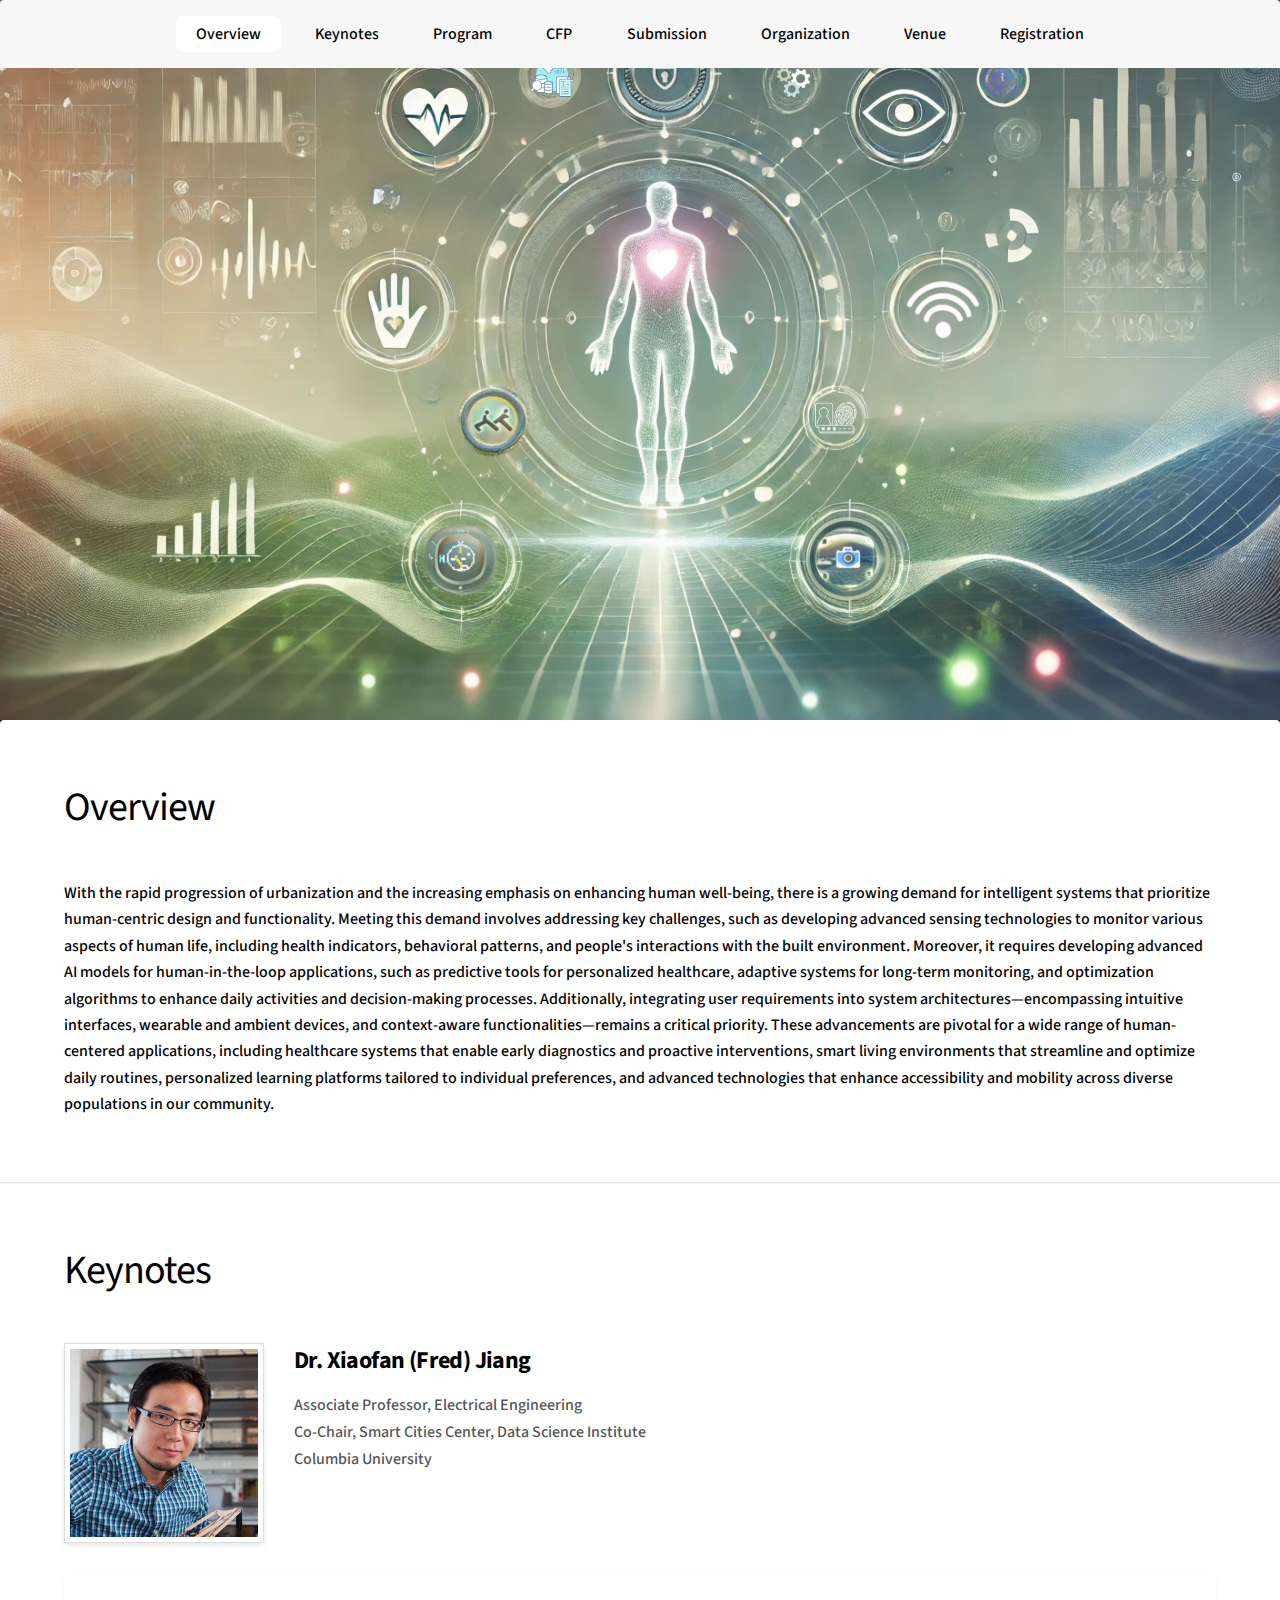
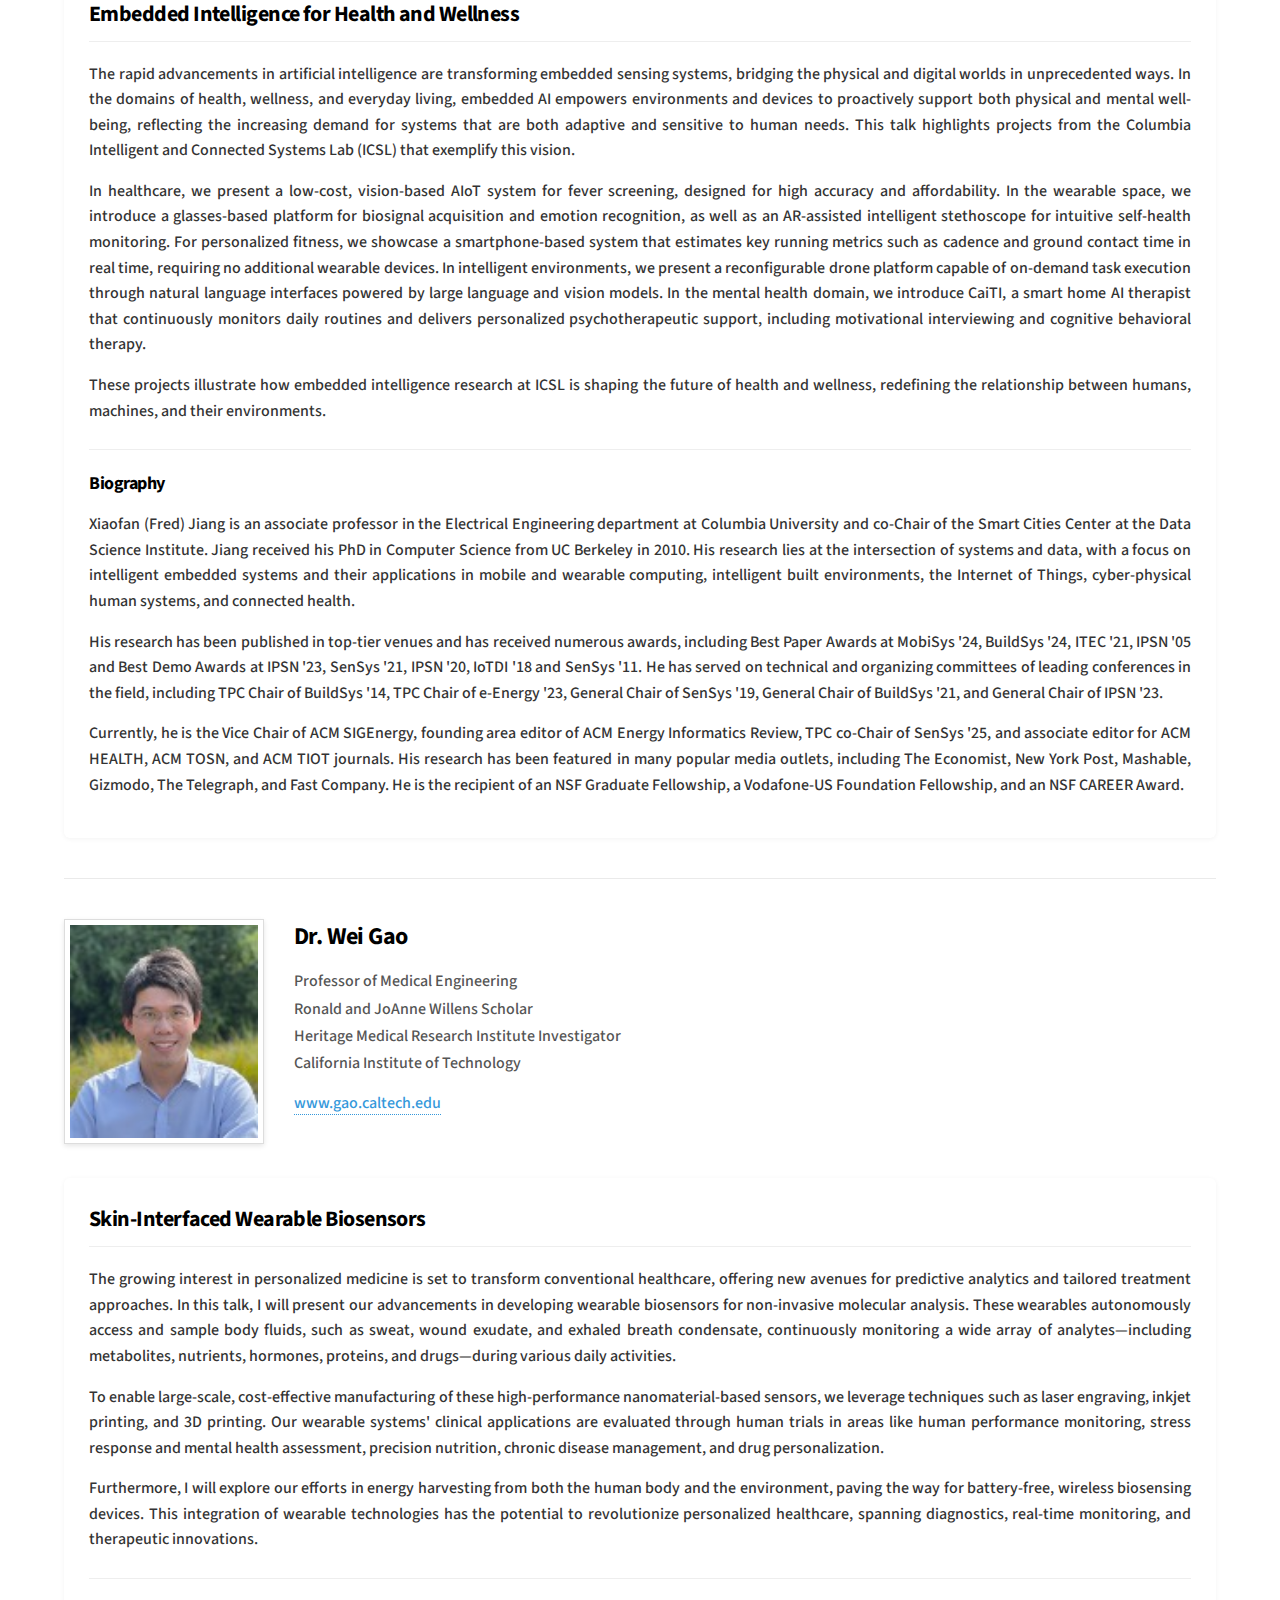
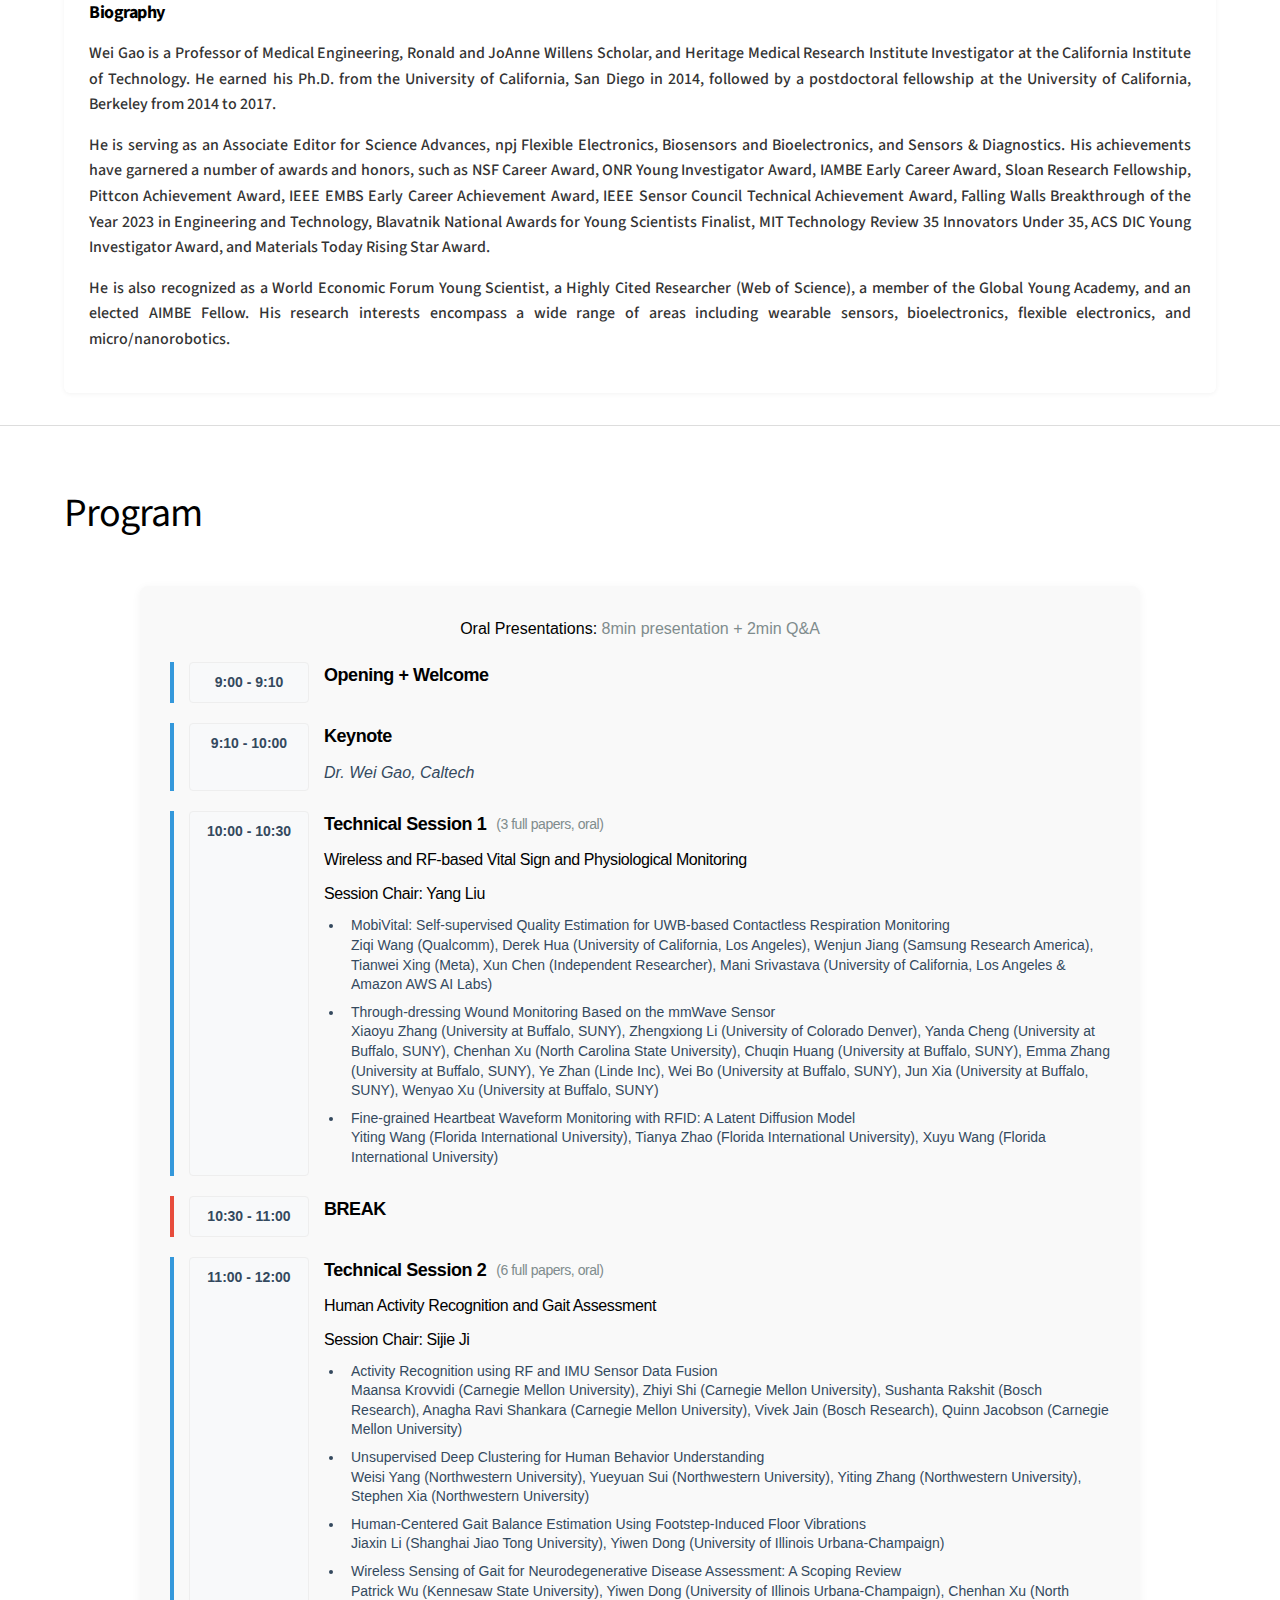
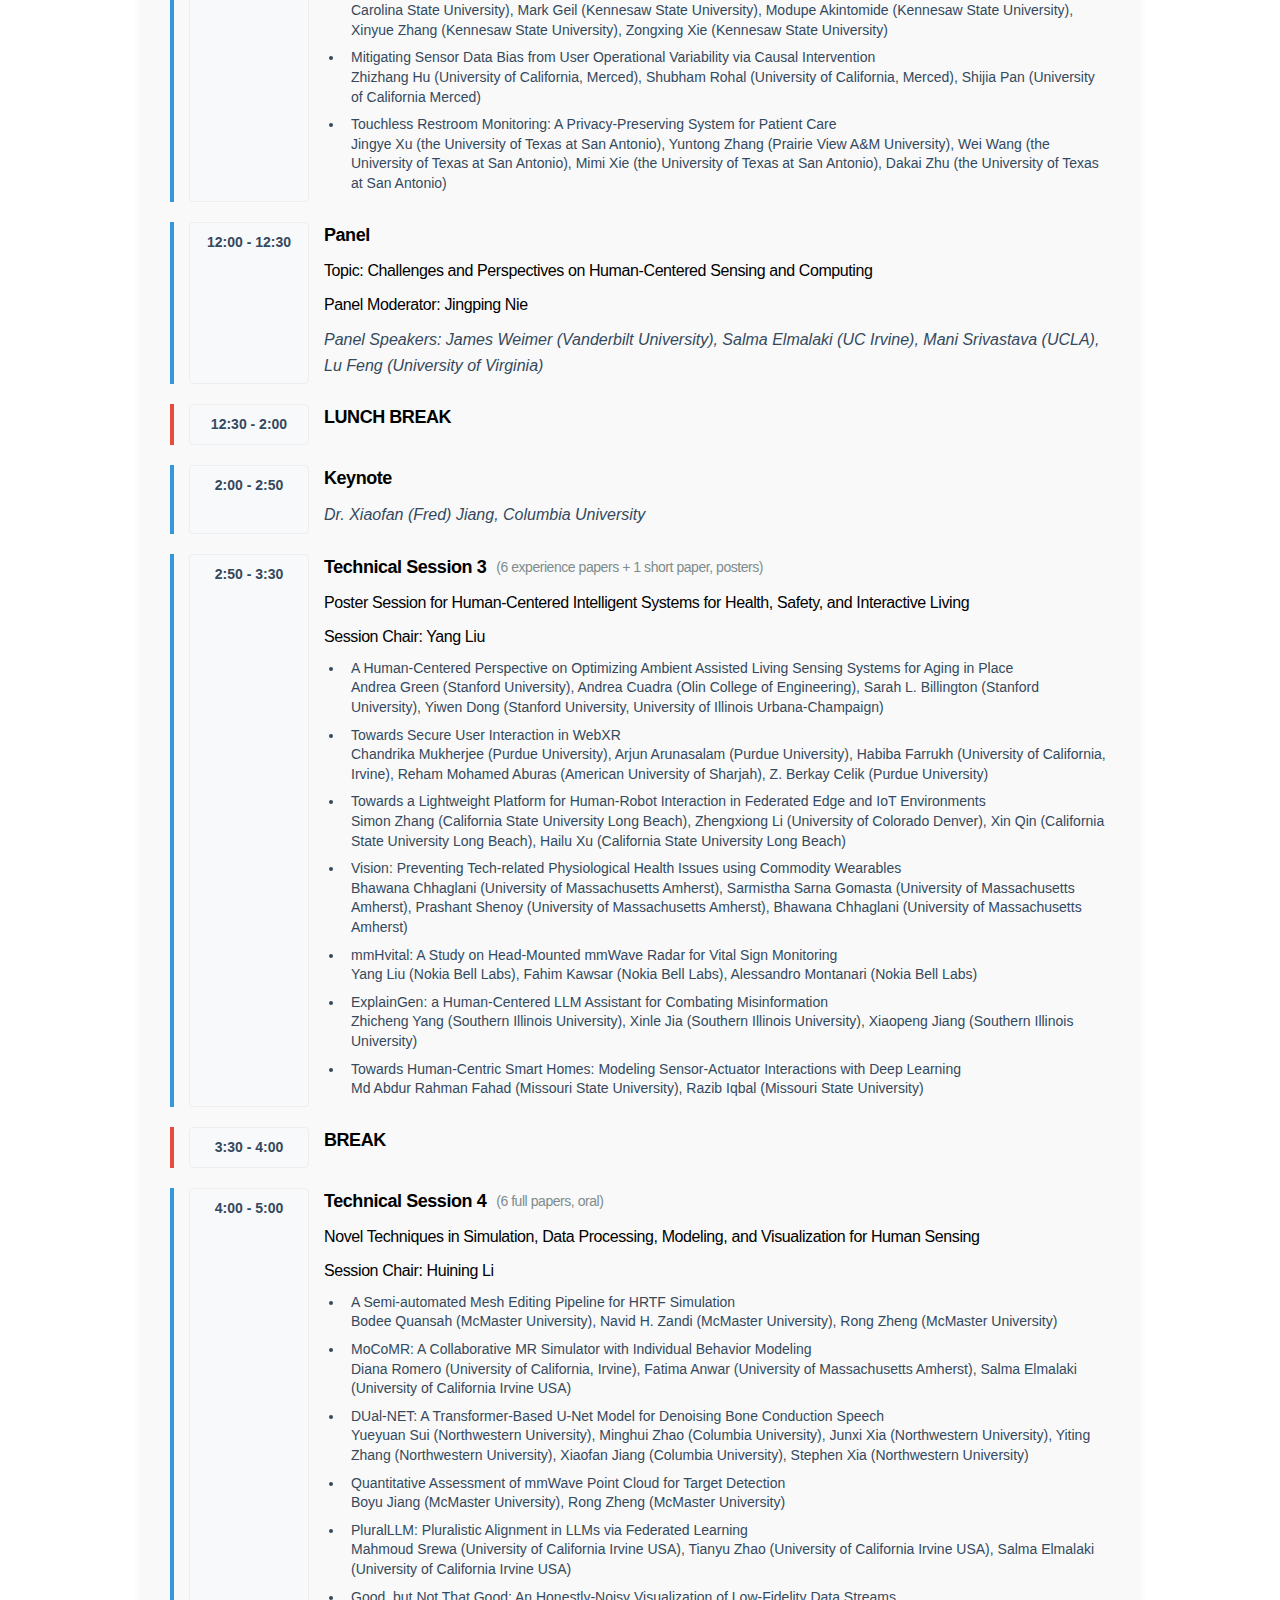
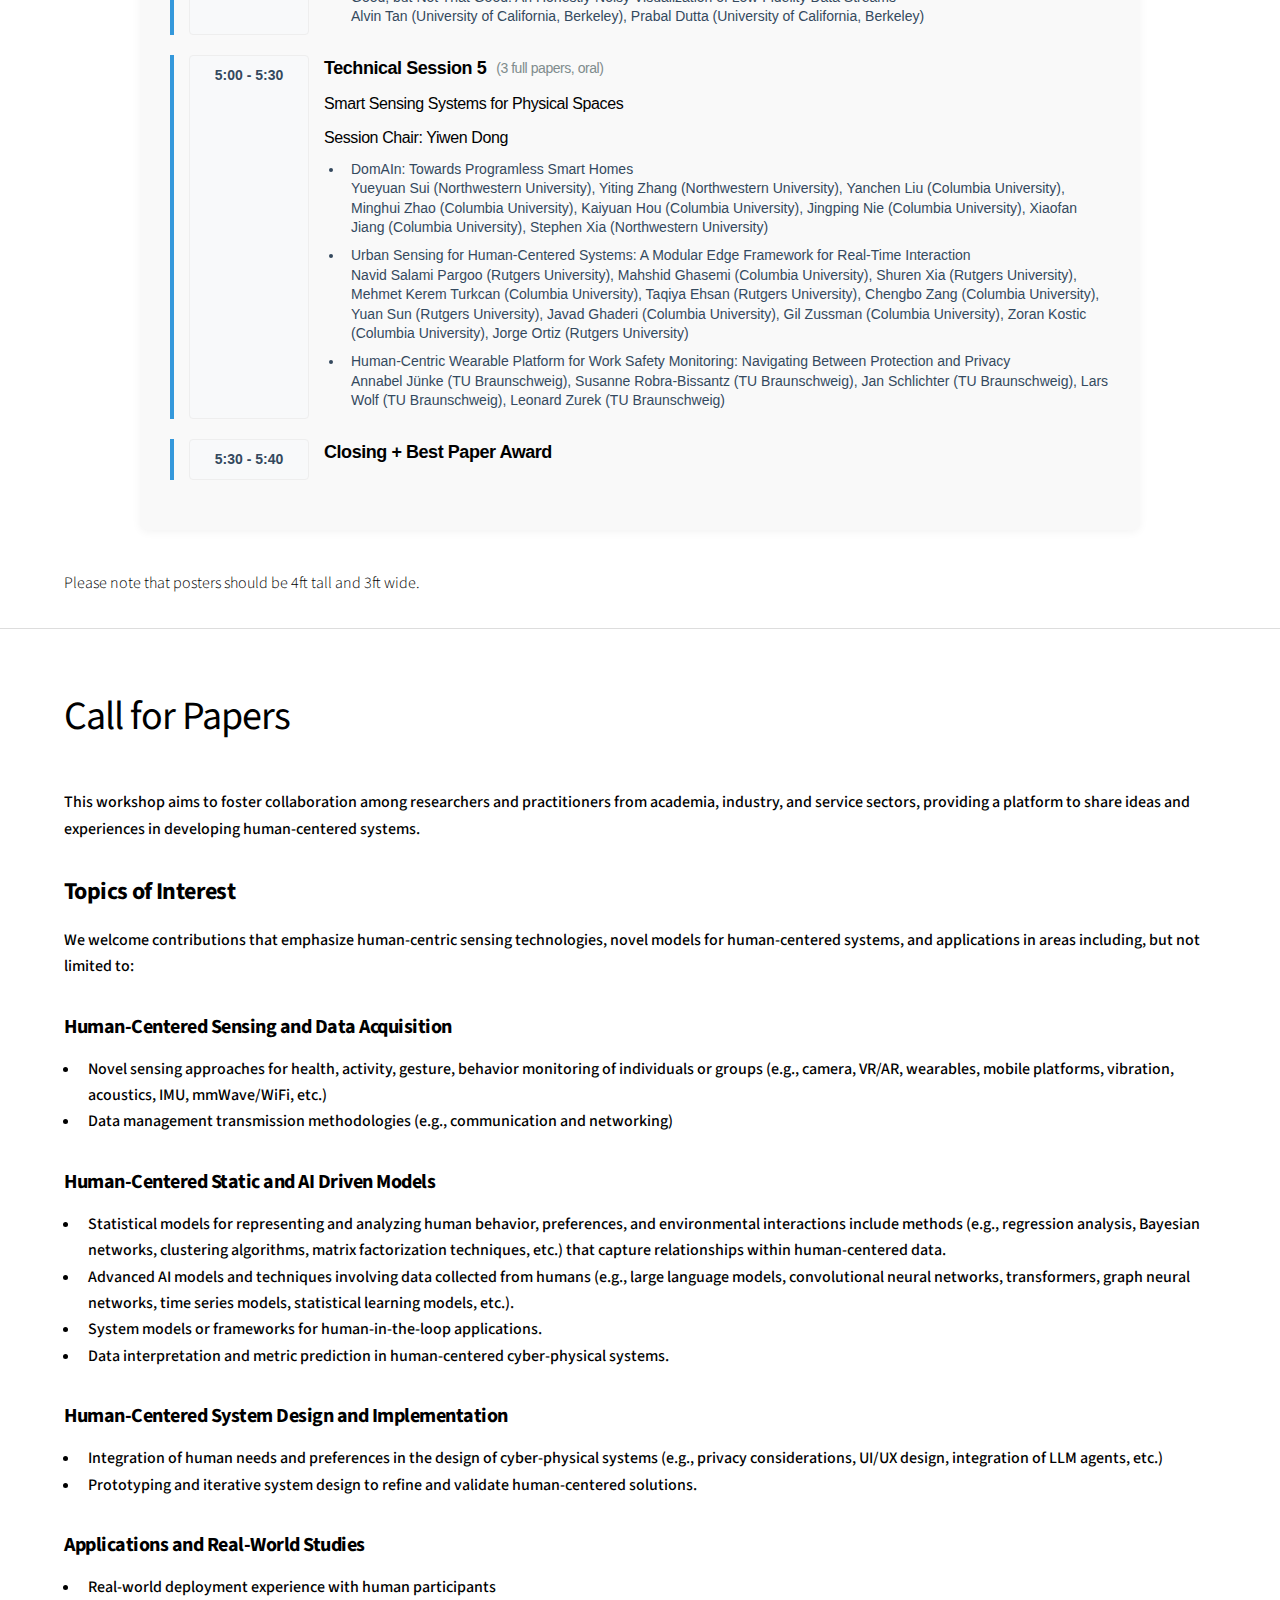
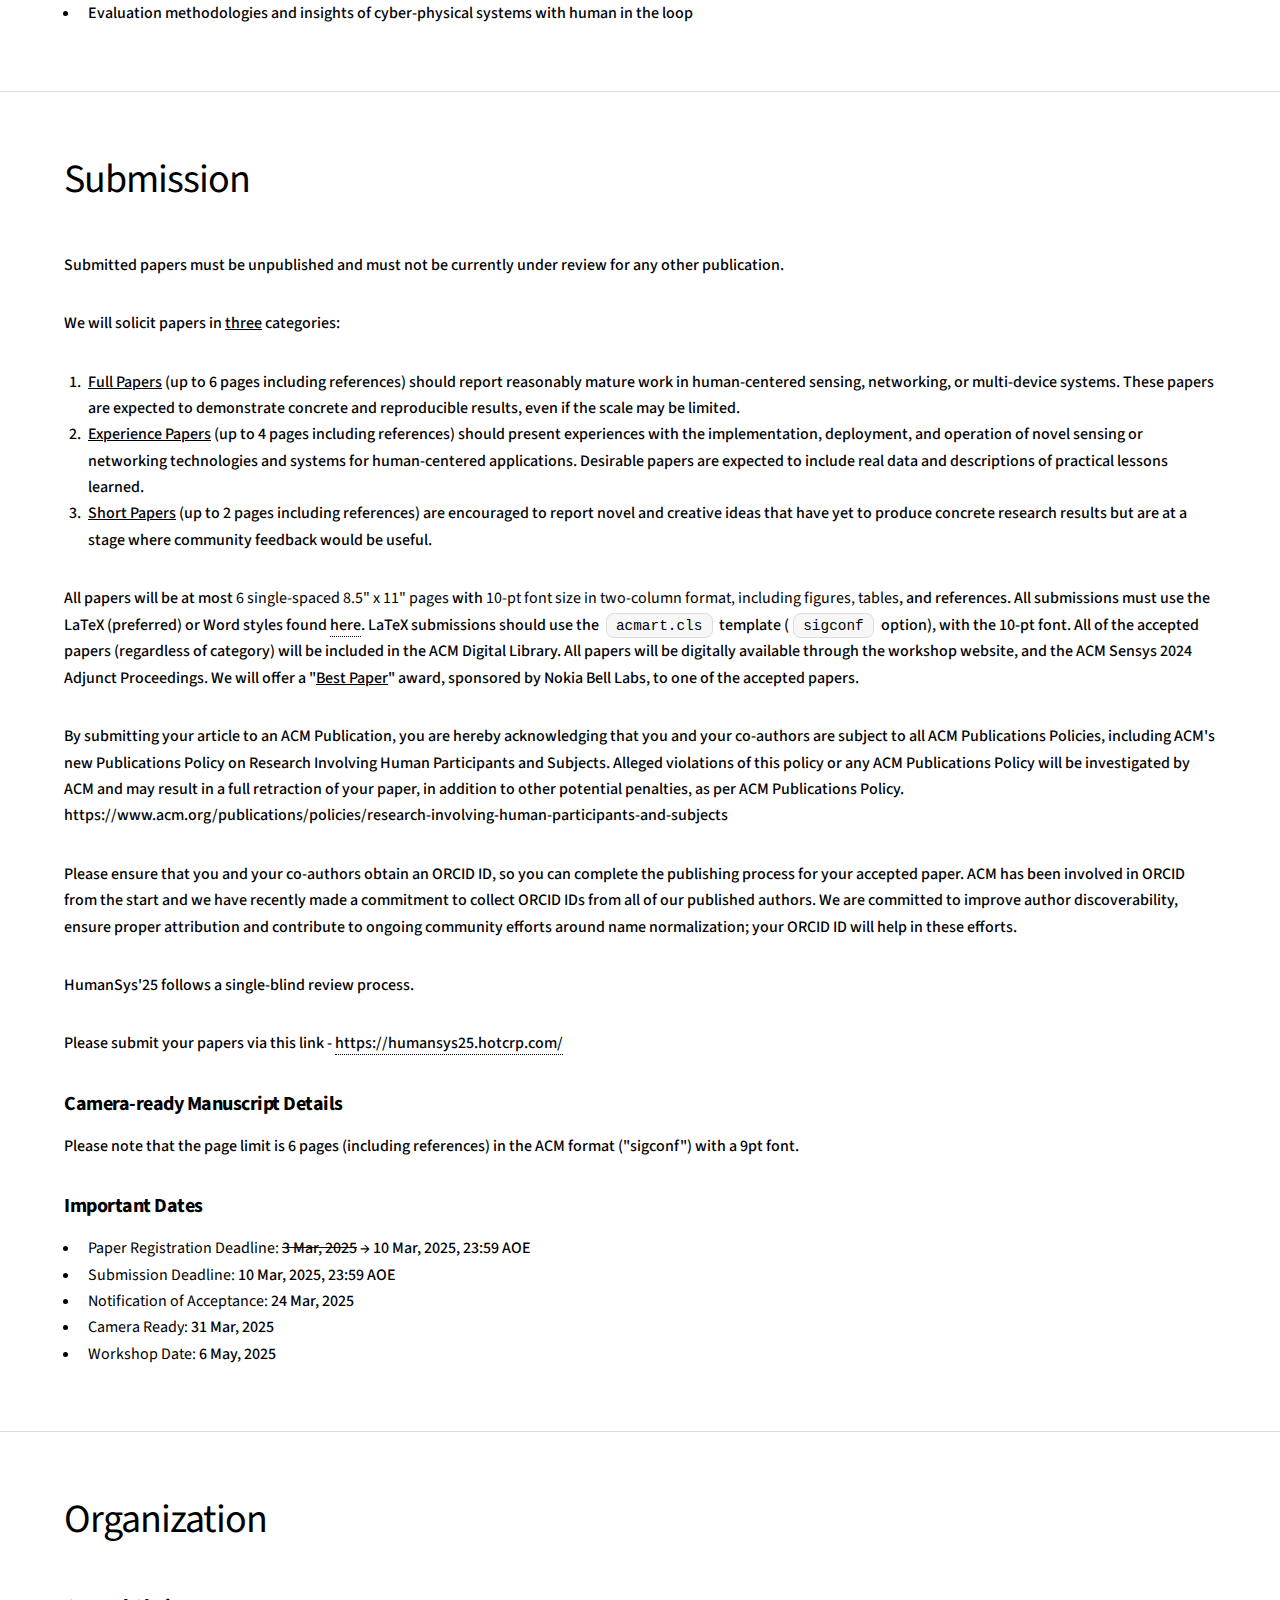
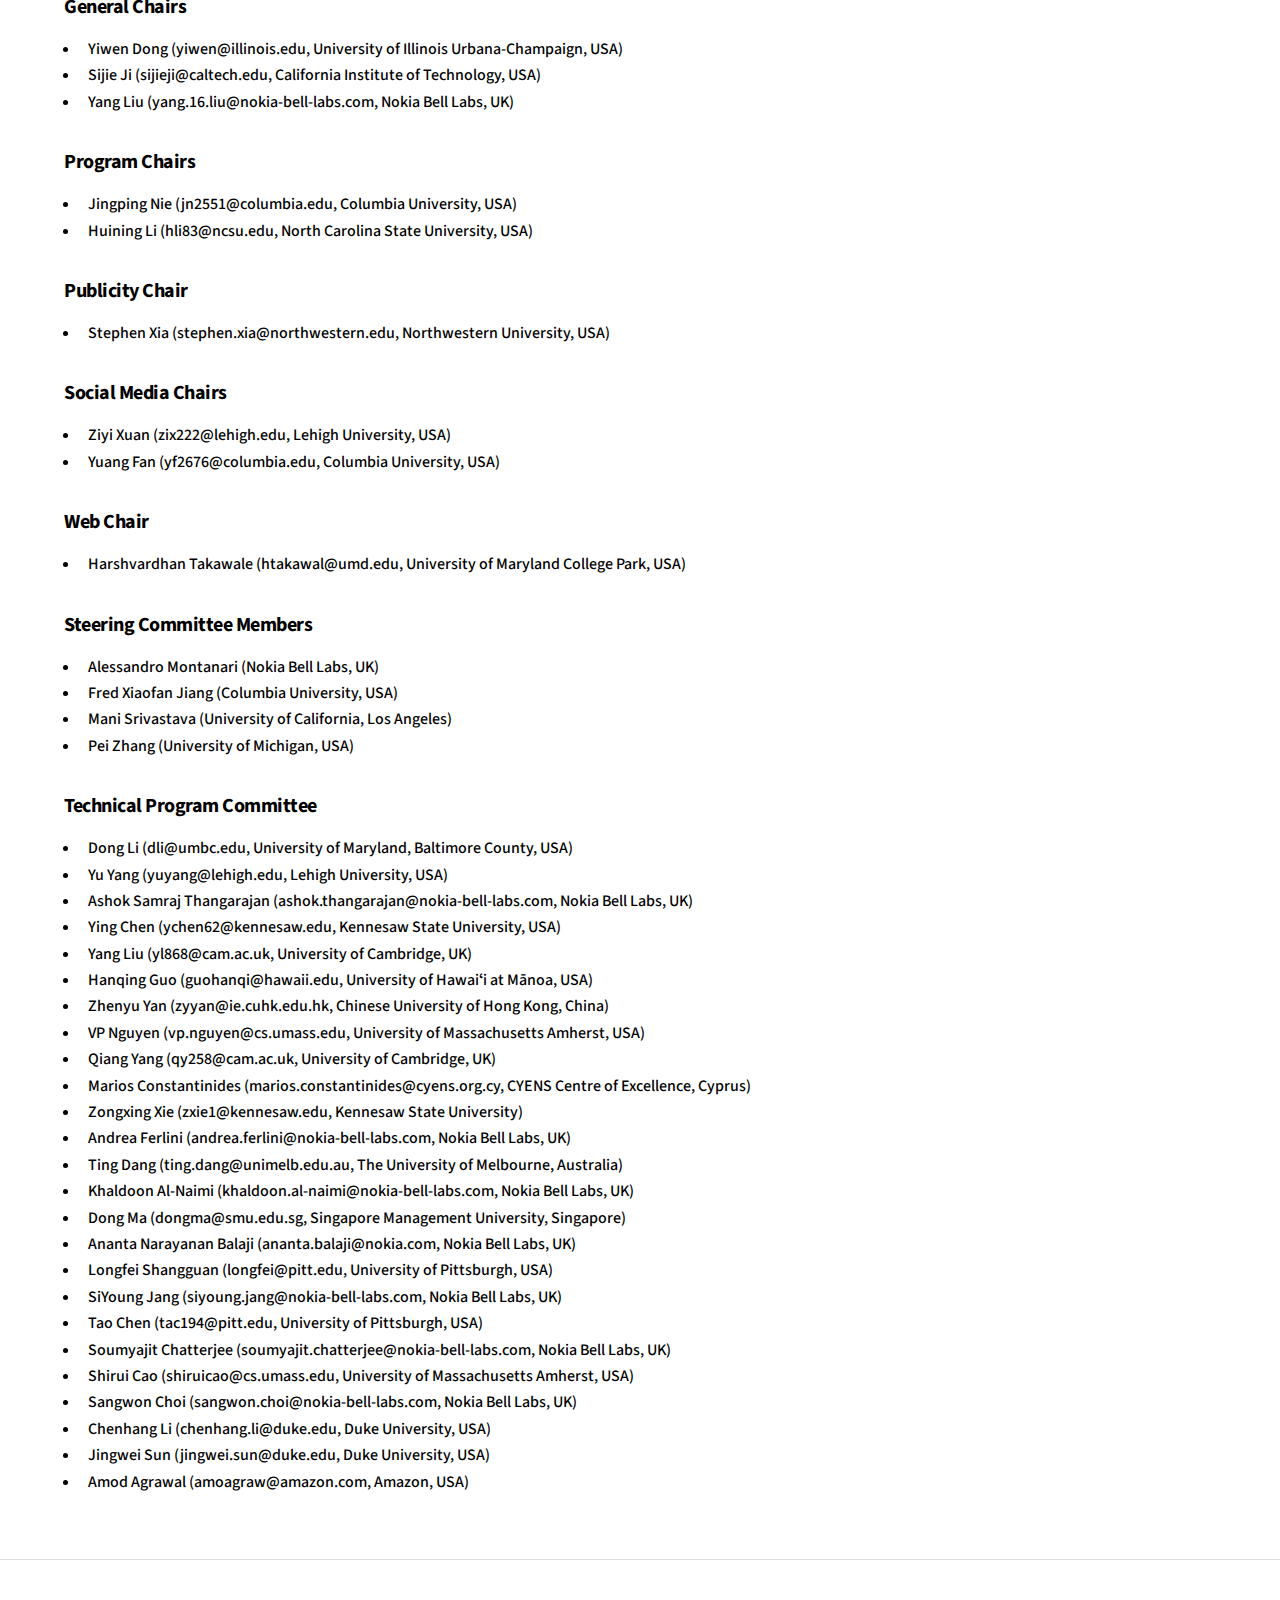
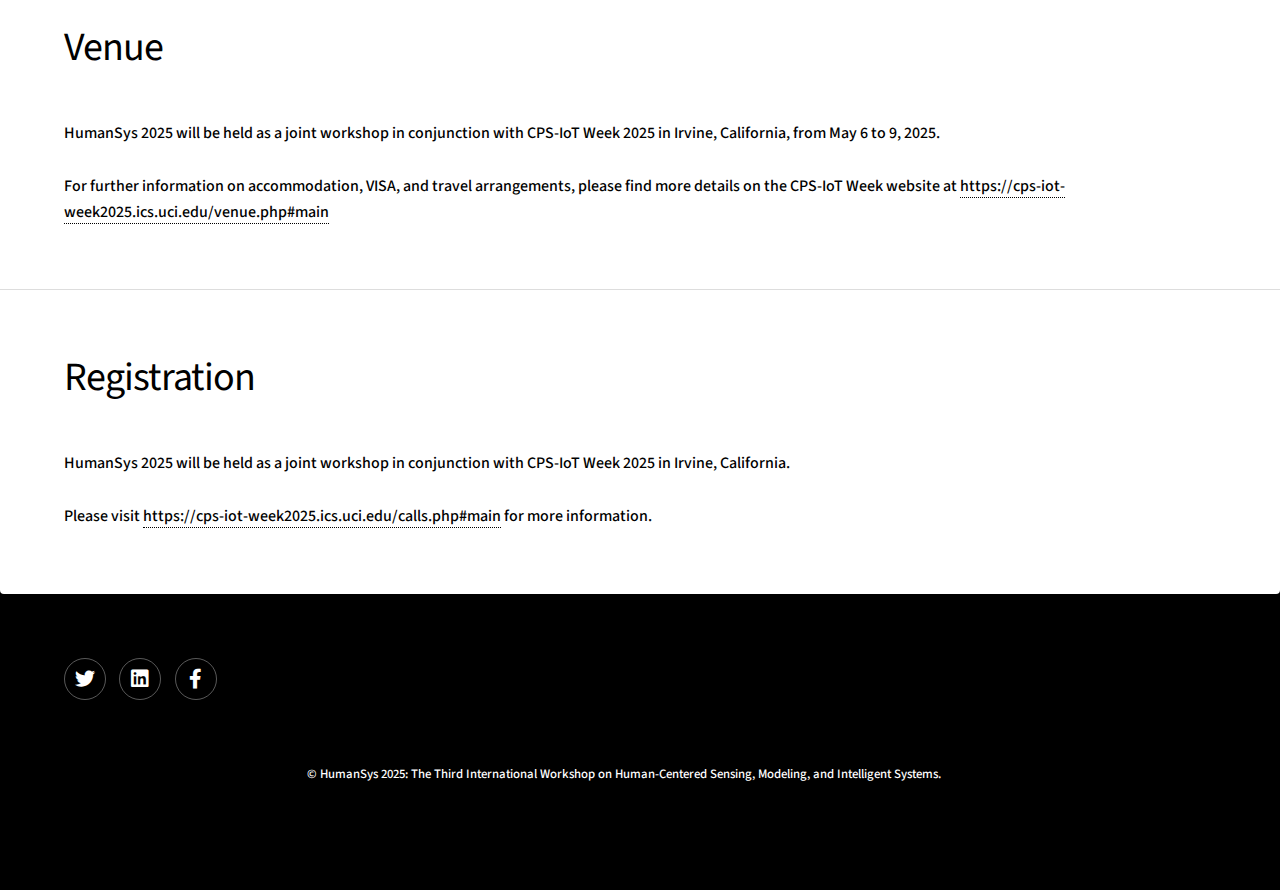
<file: WS/2025/index.html>
<!DOCTYPE HTML>
<!--
	HumanSys 2025 - The Third International Workshop on Human-Centered Sensing, Modeling, and Intelligent Systems
-->
<html>
	<head>
		<title>HumanSys 2025</title>
		<meta charset="utf-8" />
		<meta name="viewport" content="width=device-width, initial-scale=1, user-scalable=no" />
		<link rel="stylesheet" href="../../assets/css/main.css" />
		<noscript><link rel="stylesheet" href="../../assets/css/noscript.css" /></noscript>
		<style>
			/* Unified styles for workshop program and keynote sections */
			.workshop-program, .keynote-section {
				max-width: 1000px;
				margin: 40px auto;
				padding: 30px;
				background-color: #f9f9f9;
				border-radius: 8px;
				box-shadow: 0 2px 10px rgba(0,0,0,0.05);
				font-family: 'Arial', sans-serif;
			}
			
			.section-title, .program-header h2 {
				text-align: center;
				color: #2c3e50;
				margin-bottom: 30px;
				font-size: 28px;
				border-bottom: 2px solid #3498db;
				padding-bottom: 15px;
			}
			
			/* Program styles */
			.presentation-format {
				color: #7f8c8d;
				font-size: 16px;
				text-align: center;
				margin-bottom: 20px;
			}
			
			.session {
				margin-bottom: 20px;
				border-left: 4px solid #3498db;
				padding-left: 15px;
			}
			
			.session.break {
				border-left: 4px solid #e74c3c;
			}
			
			.time-slot {
				display: flex;
				margin-bottom: 10px;
			}
			
			.time {
				background-color: #f8f9fa;
				padding: 8px 12px;
				border-radius: 4px;
				font-weight: bold;
				font-size: 14px;
				color: #34495e;
				min-width: 120px;
				text-align: center;
				margin-right: 15px;
				border: 1px solid #eee;
			}
			
			.session-content {
				flex: 1;
			}
			
			.session h3 {
				margin: 0 0 10px 0;
				color: #2c3e50;
				font-size: 18px;
				display: flex;
				align-items: center;
			}
			
			.session-type {
				font-size: 14px;
				font-weight: normal;
				color: #7f8c8d;
				margin-left: 10px;
			}
			
			.session h4 {
				margin: 5px 0 10px 0;
				color: #3498db;
				font-size: 16px;
				font-weight: 500;
			}
			
			.papers {
				margin: 0;
				padding-left: 20px;
			}
			
			.papers li {
				margin-bottom: 8px;
				color: #34495e;
				font-size: 14px;
				line-height: 1.4;
			}
			
			.speaker p {
				margin: 5px 0;
				font-style: italic;
				color: #34495e;
			}
			
			.panel-speakers {
				margin: 5px 0;
				font-style: italic;
				color: #34495e;
			}
			
			.break .session-content h3 {
				color: #e74c3c;
			}
			
			/* Keynote styles */
			.keynote-container {
				display: flex;
				flex-direction: column;
				gap: 30px;
			}
			
			.keynote-header {
				display: flex;
				flex-wrap: wrap;
				gap: 30px;
				align-items: flex-start;
			}
			
			.keynote-image {
				flex: 0 0 200px;
				border: 1px solid #ddd;
				padding: 5px;
				background-color: white;
				box-shadow: 0 2px 5px rgba(0,0,0,0.1);
			}
			
			.keynote-image img {
				width: 100%;
				height: auto;
				display: block;
			}
			
			.keynote-speaker-info {
				flex: 1;
				min-width: 300px;
			}
			
			.speaker-name {
				color: #2c3e50;
				font-size: 24px;
				margin: 0 0 15px 0;
			}
			
			.speaker-affiliation {
				color: #555;
				margin: 5px 0;
				line-height: 1.4;
			}
			
			.speaker-website {
				margin-top: 15px;
			}
			
			.speaker-website a {
				color: #3498db;
				text-decoration: none;
			}
			
			.speaker-website a:hover {
				text-decoration: underline;
			}
			
			.keynote-details {
				background-color: white;
				padding: 25px;
				border-radius: 6px;
				box-shadow: 0 1px 5px rgba(0,0,0,0.05);
			}
			
			.talk-title {
				color: #3498db;
				font-size: 22px;
				margin: 0 0 20px 0;
				padding-bottom: 10px;
				border-bottom: 1px solid #eee;
			}
			
			.talk-abstract p, .speaker-bio p {
				margin: 0 0 15px 0;
				line-height: 1.6;
				color: #333;
				text-align: justify;
			}
			
			.speaker-bio {
				margin-top: 25px;
				padding-top: 20px;
				border-top: 1px solid #eee;
			}
			
			.speaker-bio h4 {
				color: #2c3e50;
				font-size: 18px;
				margin: 0 0 15px 0;
			}
			
			/* Responsive design */
			@media (max-width: 768px) {
				.time-slot {
					flex-direction: column;
				}
				
				.time {
					margin-bottom: 10px;
					margin-right: 0;
				}
				
				.keynote-header {
					flex-direction: column;
					align-items: center;
					text-align: center;
				}
				
				.keynote-image {
					margin-bottom: 20px;
				}
			}
		</style>
	</head>
	<body class="is-preload">

		<!-- Wrapper -->
		<div>
			<!-- Nav -->
			<nav id="nav">
				<ul>
					<li><a href="#overview" class="active">Overview</a></li>
					<li><a href="#keynotes">Keynotes</a></li>
					<li><a href="#program">Program</a></li>
					<li><a href="#cfp">CFP</a></li>
					<li><a href="#submission">Submission</a></li>
					<li><a href="#organization">Organization</a></li>
					<li><a href="#venue">Venue</a></li>
					<li><a href="#registration">Registration</a></li>
				</ul>
			</nav>

			<!-- Header -->
			<header id="header" class="alt">
				<span><img src="images/humansys_bg_2025.png" alt="HumanSys 2025 Banner" class="header-img2" /></span>
				<div class="header-text">
					<h1>HumanSys 2025</h1>
					<h2>The Third International Workshop on Human-Centered Sensing, Modeling, and Intelligent Systems</h2>
					<h2>Co-located with Cyber-Physical Systems and Internet-of-Things Week 2025</h2>
					<h2>Irvine, USA, May 6-9, 2025</h2>
				</div>
			</header>

			<!-- Main -->
			<div id="main">
				<!-- Overview Section -->
				<section id="overview" class="main">
					<div class="content">
						<header class="major">
							<h1><b>Overview</b></h1>
						</header>
						<p>With the rapid progression of urbanization and the increasing emphasis on enhancing human well-being, there is a growing demand for intelligent systems that prioritize human-centric design and functionality. Meeting this demand involves addressing key challenges, such as developing advanced sensing technologies to monitor various aspects of human life, including health indicators, behavioral patterns, and people's interactions with the built environment. Moreover, it requires developing advanced AI models for human-in-the-loop applications, such as predictive tools for personalized healthcare, adaptive systems for long-term monitoring, and optimization algorithms to enhance daily activities and decision-making processes. Additionally, integrating user requirements into system architectures—encompassing intuitive interfaces, wearable and ambient devices, and context-aware functionalities—remains a critical priority. These advancements are pivotal for a wide range of human-centered applications, including healthcare systems that enable early diagnostics and proactive interventions, smart living environments that streamline and optimize daily routines, personalized learning platforms tailored to individual preferences, and advanced technologies that enhance accessibility and mobility across diverse populations in our community.</p> 
					</div>
				</section>

				<!-- Keynotes Section -->
				<section id="keynotes" class="main">
					<div class="content">
						<header class="major">
							<h1><b>Keynotes</b></h1>
						</header>
						
						<!-- First Keynote - Xiaofan (Fred) Jiang -->
						<div class="keynote-container">
							<div class="keynote-header">
								<div class="keynote-image">
									<img src="images/xiaofan_jiang_pic.jpg" alt="Dr. Xiaofan (Fred) Jiang, Associate Professor at Columbia University" />
								</div>
								<div class="keynote-speaker-info">
									<h3 class="speaker-name">Dr. Xiaofan (Fred) Jiang</h3>
									<p class="speaker-affiliation">Associate Professor, Electrical Engineering</p>
									<p class="speaker-affiliation">Co-Chair, Smart Cities Center, Data Science Institute</p>
									<p class="speaker-affiliation">Columbia University</p>
								</div>
							</div>
							
							<div class="keynote-details">
								<h3 class="talk-title">Embedded Intelligence for Health and Wellness</h3>
								
								<div class="talk-abstract">
									<p>The rapid advancements in artificial intelligence are transforming embedded sensing systems, bridging the physical and digital worlds in unprecedented ways. In the domains of health, wellness, and everyday living, embedded AI empowers environments and devices to proactively support both physical and mental well-being, reflecting the increasing demand for systems that are both adaptive and sensitive to human needs. This talk highlights projects from the Columbia Intelligent and Connected Systems Lab (ICSL) that exemplify this vision.</p>
									
									<p>In healthcare, we present a low-cost, vision-based AIoT system for fever screening, designed for high accuracy and affordability. In the wearable space, we introduce a glasses-based platform for biosignal acquisition and emotion recognition, as well as an AR-assisted intelligent stethoscope for intuitive self-health monitoring. For personalized fitness, we showcase a smartphone-based system that estimates key running metrics such as cadence and ground contact time in real time, requiring no additional wearable devices. In intelligent environments, we present a reconfigurable drone platform capable of on-demand task execution through natural language interfaces powered by large language and vision models. In the mental health domain, we introduce CaiTI, a smart home AI therapist that continuously monitors daily routines and delivers personalized psychotherapeutic support, including motivational interviewing and cognitive behavioral therapy.</p>
									
									<p>These projects illustrate how embedded intelligence research at ICSL is shaping the future of health and wellness, redefining the relationship between humans, machines, and their environments.</p>
								</div>
								
								<div class="speaker-bio">
									<h4>Biography</h4>
									<p>Xiaofan (Fred) Jiang is an associate professor in the Electrical Engineering department at Columbia University and co-Chair of the Smart Cities Center at the Data Science Institute. Jiang received his PhD in Computer Science from UC Berkeley in 2010. His research lies at the intersection of systems and data, with a focus on intelligent embedded systems and their applications in mobile and wearable computing, intelligent built environments, the Internet of Things, cyber-physical human systems, and connected health.</p>
									
									<p>His research has been published in top-tier venues and has received numerous awards, including Best Paper Awards at MobiSys '24, BuildSys '24, ITEC '21, IPSN '05 and Best Demo Awards at IPSN '23, SenSys '21, IPSN '20, IoTDI '18 and SenSys '11. He has served on technical and organizing committees of leading conferences in the field, including TPC Chair of BuildSys '14, TPC Chair of e-Energy '23, General Chair of SenSys '19, General Chair of BuildSys '21, and General Chair of IPSN '23.</p>
									
									<p>Currently, he is the Vice Chair of ACM SIGEnergy, founding area editor of ACM Energy Informatics Review, TPC co-Chair of SenSys '25, and associate editor for ACM HEALTH, ACM TOSN, and ACM TIOT journals. His research has been featured in many popular media outlets, including The Economist, New York Post, Mashable, Gizmodo, The Telegraph, and Fast Company. He is the recipient of an NSF Graduate Fellowship, a Vodafone-US Foundation Fellowship, and an NSF CAREER Award.</p>
								</div>
							</div>
						</div>

						<hr style="margin: 40px 0; border: 0; border-top: 1px solid #eaeaea;">
						
						<!-- Second Keynote - Wei Gao -->
						<div class="keynote-container">
							<div class="keynote-header">
								<div class="keynote-image">
									<img src="images/wei_gao_pic.jpg" alt="Dr. Wei Gao, Professor at Caltech" />
								</div>
								<div class="keynote-speaker-info">
									<h3 class="speaker-name">Dr. Wei Gao</h3>
									<p class="speaker-affiliation">Professor of Medical Engineering</p>
									<p class="speaker-affiliation">Ronald and JoAnne Willens Scholar</p>
									<p class="speaker-affiliation">Heritage Medical Research Institute Investigator</p>
									<p class="speaker-affiliation">California Institute of Technology</p>
									<p class="speaker-website"><a href="http://www.gao.caltech.edu/" target="_blank">www.gao.caltech.edu</a></p>
								</div>
							</div>
							
							<div class="keynote-details">
								<h3 class="talk-title">Skin-Interfaced Wearable Biosensors</h3>
								
								<div class="talk-abstract">
									<p>The growing interest in personalized medicine is set to transform conventional healthcare, offering new avenues for predictive analytics and tailored treatment approaches. In this talk, I will present our advancements in developing wearable biosensors for non-invasive molecular analysis. These wearables autonomously access and sample body fluids, such as sweat, wound exudate, and exhaled breath condensate, continuously monitoring a wide array of analytes—including metabolites, nutrients, hormones, proteins, and drugs—during various daily activities.</p>
									
									<p>To enable large-scale, cost-effective manufacturing of these high-performance nanomaterial-based sensors, we leverage techniques such as laser engraving, inkjet printing, and 3D printing. Our wearable systems' clinical applications are evaluated through human trials in areas like human performance monitoring, stress response and mental health assessment, precision nutrition, chronic disease management, and drug personalization.</p>
									
									<p>Furthermore, I will explore our efforts in energy harvesting from both the human body and the environment, paving the way for battery-free, wireless biosensing devices. This integration of wearable technologies has the potential to revolutionize personalized healthcare, spanning diagnostics, real-time monitoring, and therapeutic innovations.</p>
								</div>
								
								<div class="speaker-bio">
									<h4>Biography</h4>
									<p>Wei Gao is a Professor of Medical Engineering, Ronald and JoAnne Willens Scholar, and Heritage Medical Research Institute Investigator at the California Institute of Technology. He earned his Ph.D. from the University of California, San Diego in 2014, followed by a postdoctoral fellowship at the University of California, Berkeley from 2014 to 2017.</p>
									
									<p>He is serving as an Associate Editor for Science Advances, npj Flexible Electronics, Biosensors and Bioelectronics, and Sensors & Diagnostics. His achievements have garnered a number of awards and honors, such as NSF Career Award, ONR Young Investigator Award, IAMBE Early Career Award, Sloan Research Fellowship, Pittcon Achievement Award, IEEE EMBS Early Career Achievement Award, IEEE Sensor Council Technical Achievement Award, Falling Walls Breakthrough of the Year 2023 in Engineering and Technology, Blavatnik National Awards for Young Scientists Finalist, MIT Technology Review 35 Innovators Under 35, ACS DIC Young Investigator Award, and Materials Today Rising Star Award.</p>
									
									<p>He is also recognized as a World Economic Forum Young Scientist, a Highly Cited Researcher (Web of Science), a member of the Global Young Academy, and an elected AIMBE Fellow. His research interests encompass a wide range of areas including wearable sensors, bioelectronics, flexible electronics, and micro/nanorobotics.</p>
								</div>
							</div>
						</div>
					</div>
				</section>

				<!-- Program Section -->
				<section id="program" class="main">
					<div class="content">
						<header class="major">
							<h1><b>Program</b></h1>
						</header>
						
						<div class="workshop-program">
							<div class="program-header">
								<p class="presentation-format"><strong>Oral Presentations:</strong> 8min presentation + 2min Q&A</p>
							</div>
				
							<div class="session">
								<div class="time-slot">
									<span class="time">9:00 - 9:10</span>
									<div class="session-content">
										<h3>Opening + Welcome</h3>
									</div>
								</div>
							</div>
				
							<div class="session">
								<div class="time-slot">
									<span class="time">9:10 - 10:00</span>
									<div class="session-content">
										<h3>Keynote</h3>
										<div class="speaker">
											<p>Dr. Wei Gao, Caltech</p>
										</div>
									</div>
								</div>
							</div>
				
							<div class="session">
								<div class="time-slot">
									<span class="time">10:00 - 10:30</span>
									<div class="session-content">
										<h3>Technical Session 1 <span class="session-type">(3 full papers, oral)</span></h3>
										<h4>Wireless and RF-based Vital Sign and Physiological Monitoring</h4>
										<h4>Session Chair: Yang Liu</h4>
										<ul class="papers">
											<li>MobiVital: Self-supervised Quality Estimation for UWB-based Contactless Respiration Monitoring<br>
												<span class="authors">Ziqi Wang (Qualcomm), Derek Hua (University of California, Los Angeles), Wenjun Jiang (Samsung Research America), Tianwei Xing (Meta), Xun Chen (Independent Researcher), Mani Srivastava (University of California, Los Angeles & Amazon AWS AI Labs)</span>
											</li>
											<li>Through-dressing Wound Monitoring Based on the mmWave Sensor<br>
												<span class="authors">Xiaoyu Zhang (University at Buffalo, SUNY), Zhengxiong Li (University of Colorado Denver), Yanda Cheng (University at Buffalo, SUNY), Chenhan Xu (North Carolina State University), Chuqin Huang (University at Buffalo, SUNY), Emma Zhang (University at Buffalo, SUNY), Ye Zhan (Linde Inc), Wei Bo (University at Buffalo, SUNY), Jun Xia (University at Buffalo, SUNY), Wenyao Xu (University at Buffalo, SUNY)</span>
											</li>
											<li>Fine-grained Heartbeat Waveform Monitoring with RFID: A Latent Diffusion Model<br>
												<span class="authors">Yiting Wang (Florida International University), Tianya Zhao (Florida International University), Xuyu Wang (Florida International University)</span>
											</li>
										</ul>
									</div>
								</div>
							</div>
				
							<div class="session break">
								<div class="time-slot">
									<span class="time">10:30 - 11:00</span>
									<div class="session-content">
										<h3>BREAK</h3>
									</div>
								</div>
							</div>
				
							<div class="session">
								<div class="time-slot">
									<span class="time">11:00 - 12:00</span>
									<div class="session-content">
										<h3>Technical Session 2 <span class="session-type">(6 full papers, oral)</span></h3>
										<h4>Human Activity Recognition and Gait Assessment</h4>
										<h4>Session Chair: Sijie Ji</h4>
										<ul class="papers">
											<li>Activity Recognition using RF and IMU Sensor Data Fusion<br>
												<span class="authors">Maansa Krovvidi (Carnegie Mellon University), Zhiyi Shi (Carnegie Mellon University), Sushanta Rakshit (Bosch Research), Anagha Ravi Shankara (Carnegie Mellon University), Vivek Jain (Bosch Research), Quinn Jacobson (Carnegie Mellon University)</span>
											</li>
											<li>Unsupervised Deep Clustering for Human Behavior Understanding<br>
												<span class="authors">Weisi Yang (Northwestern University), Yueyuan Sui (Northwestern University), Yiting Zhang (Northwestern University), Stephen Xia (Northwestern University)</span>
											</li>
											<li>Human-Centered Gait Balance Estimation Using Footstep-Induced Floor Vibrations<br>
												<span class="authors">Jiaxin Li (Shanghai Jiao Tong University), Yiwen Dong (University of Illinois Urbana-Champaign)</span>
											</li>
											<li>Wireless Sensing of Gait for Neurodegenerative Disease Assessment: A Scoping Review<br>
												<span class="authors">Patrick Wu (Kennesaw State University), Yiwen Dong (University of Illinois Urbana-Champaign), Chenhan Xu (North Carolina State University), Mark Geil (Kennesaw State University), Modupe Akintomide (Kennesaw State University), Xinyue Zhang (Kennesaw State University), Zongxing Xie (Kennesaw State University)</span>
											</li>
											<li>Mitigating Sensor Data Bias from User Operational Variability via Causal Intervention<br>
												<span class="authors">Zhizhang Hu (University of California, Merced), Shubham Rohal (University of California, Merced), Shijia Pan (University of California Merced)</span>
											</li>
											<li>Touchless Restroom Monitoring: A Privacy-Preserving System for Patient Care<br>
												<span class="authors">Jingye Xu (the University of Texas at San Antonio), Yuntong Zhang (Prairie View A&M University), Wei Wang (the University of Texas at San Antonio), Mimi Xie (the University of Texas at San Antonio), Dakai Zhu (the University of Texas at San Antonio)</span>
											</li>
										</ul>
									</div>
								</div>
							</div>
				
							<div class="session">
								<div class="time-slot">
									<span class="time">12:00 - 12:30</span>
									<div class="session-content">
										<h3>Panel</h3>
										<h4>Topic: Challenges and Perspectives on Human-Centered Sensing and Computing</h4>
										<h4>Panel Moderator: Jingping Nie</h4>
										<p class="panel-speakers">
										Panel Speakers: James Weimer (Vanderbilt University), Salma Elmalaki (UC Irvine), Mani Srivastava (UCLA), Lu Feng (University of Virginia)
									    	</p>
									</div>
								</div>
							</div>
				
							<div class="session break">
								<div class="time-slot">
									<span class="time">12:30 - 2:00</span>
									<div class="session-content">
										<h3>LUNCH BREAK</h3>
									</div>
								</div>
							</div>
				
							<div class="session">
								<div class="time-slot">
									<span class="time">2:00 - 2:50</span>
									<div class="session-content">
										<h3>Keynote</h3>
										<div class="speaker">
											<p>Dr. Xiaofan (Fred) Jiang, Columbia University</p>
										</div>
									</div>
								</div>
							</div>
				
							<div class="session">
								<div class="time-slot">
									<span class="time">2:50 - 3:30</span>
									<div class="session-content">
										<h3>Technical Session 3 <span class="session-type">(6 experience papers + 1 short paper, posters)</span></h3>
										<h4>Poster Session for Human-Centered Intelligent Systems for Health, Safety, and Interactive Living</h4>
										<h4>Session Chair: Yang Liu</h4>
										<ul class="papers">
											<li>A Human-Centered Perspective on Optimizing Ambient Assisted Living Sensing Systems for Aging in Place<br>
												<span class="authors">Andrea Green (Stanford University), Andrea Cuadra (Olin College of Engineering), Sarah L. Billington (Stanford University), Yiwen Dong (Stanford University, University of Illinois Urbana-Champaign)</span>
											</li>
											<li>Towards Secure User Interaction in WebXR<br>
												<span class="authors">Chandrika Mukherjee (Purdue University), Arjun Arunasalam (Purdue University), Habiba Farrukh (University of California, Irvine), Reham Mohamed Aburas (American University of Sharjah), Z. Berkay Celik (Purdue University)</span>
											</li>
											<li>Towards a Lightweight Platform for Human-Robot Interaction in Federated Edge and IoT Environments<br>
												<span class="authors">Simon Zhang (California State University Long Beach), Zhengxiong Li (University of Colorado Denver), Xin Qin (California State University Long Beach), Hailu Xu (California State University Long Beach)</span>
											</li>
											<li>Vision: Preventing Tech-related Physiological Health Issues using Commodity Wearables<br>
												<span class="authors">Bhawana Chhaglani (University of Massachusetts Amherst), Sarmistha Sarna Gomasta (University of Massachusetts Amherst), Prashant Shenoy (University of Massachusetts Amherst), Bhawana Chhaglani (University of Massachusetts Amherst)</span>
											</li>
											<li>mmHvital: A Study on Head-Mounted mmWave Radar for Vital Sign Monitoring<br>
												<span class="authors">Yang Liu (Nokia Bell Labs), Fahim Kawsar (Nokia Bell Labs), Alessandro Montanari (Nokia Bell Labs)</span>
											</li>
											<li>ExplainGen: a Human-Centered LLM Assistant for Combating Misinformation<br>
												<span class="authors">Zhicheng Yang (Southern Illinois University), Xinle Jia (Southern Illinois University), Xiaopeng Jiang (Southern Illinois University)</span>
											</li>
											<li>Towards Human-Centric Smart Homes: Modeling Sensor-Actuator Interactions with Deep Learning<br>
												<span class="authors">Md Abdur Rahman Fahad (Missouri State University), Razib Iqbal (Missouri State University)</span>
											</li>
										</ul>
									</div>
								</div>
							</div>
				
							<div class="session break">
								<div class="time-slot">
									<span class="time">3:30 - 4:00</span>
									<div class="session-content">
										<h3>BREAK</h3>
									</div>
								</div>
							</div>
				
							<div class="session">
								<div class="time-slot">
									<span class="time">4:00 - 5:00</span>
									<div class="session-content">
										<h3>Technical Session 4 <span class="session-type">(6 full papers, oral)</span></h3>
										<h4>Novel Techniques in Simulation, Data Processing, Modeling, and Visualization for Human Sensing</h4>
										<h4>Session Chair: Huining Li</h4>
										<ul class="papers">
											<li>A Semi-automated Mesh Editing Pipeline for HRTF Simulation<br>
												<span class="authors">Bodee Quansah (McMaster University), Navid H. Zandi (McMaster University), Rong Zheng (McMaster University)</span>
											</li>
											<li>MoCoMR: A Collaborative MR Simulator with Individual Behavior Modeling<br>
												<span class="authors">Diana Romero (University of California, Irvine), Fatima Anwar (University of Massachusetts Amherst), Salma Elmalaki (University of California Irvine USA)</span>
											</li>
											<li>DUal-NET: A Transformer-Based U-Net Model for Denoising Bone Conduction Speech<br>
												<span class="authors">Yueyuan Sui (Northwestern University), Minghui Zhao (Columbia University), Junxi Xia (Northwestern University), Yiting Zhang (Northwestern University), Xiaofan Jiang (Columbia University), Stephen Xia (Northwestern University)</span>
											</li>
											<li>Quantitative Assessment of mmWave Point Cloud for Target Detection<br>
												<span class="authors">Boyu Jiang (McMaster University), Rong Zheng (McMaster University)</span>
											</li>
											<li>PluralLLM: Pluralistic Alignment in LLMs via Federated Learning<br>
												<span class="authors">Mahmoud Srewa (University of California Irvine USA), Tianyu Zhao (University of California Irvine USA), Salma Elmalaki (University of California Irvine USA)</span>
											</li>
											<li>Good, but Not That Good: An Honestly-Noisy Visualization of Low-Fidelity Data Streams<br>
												<span class="authors">Alvin Tan (University of California, Berkeley), Prabal Dutta (University of California, Berkeley)</span>
											</li>
										</ul>
									</div>
								</div>
							</div>
				
							<div class="session">
								<div class="time-slot">
									<span class="time">5:00 - 5:30</span>
									<div class="session-content">
										<h3>Technical Session 5 <span class="session-type">(3 full papers, oral)</span></h3>
										<h4>Smart Sensing Systems for Physical Spaces</h4>
										<h4>Session Chair: Yiwen Dong</h4>
										<ul class="papers">
											<li>DomAIn: Towards Programless Smart Homes<br>
												<span class="authors">Yueyuan Sui (Northwestern University), Yiting Zhang (Northwestern University), Yanchen Liu (Columbia University), Minghui Zhao (Columbia University), Kaiyuan Hou (Columbia University), Jingping Nie (Columbia University), Xiaofan Jiang (Columbia University), Stephen Xia (Northwestern University)</span>
											</li>
											<li>Urban Sensing for Human-Centered Systems: A Modular Edge Framework for Real-Time Interaction<br>
												<span class="authors">Navid Salami Pargoo (Rutgers University), Mahshid Ghasemi (Columbia University), Shuren Xia (Rutgers University), Mehmet Kerem Turkcan (Columbia University), Taqiya Ehsan (Rutgers University), Chengbo Zang (Columbia University), Yuan Sun (Rutgers University), Javad Ghaderi (Columbia University), Gil Zussman (Columbia University), Zoran Kostic (Columbia University), Jorge Ortiz (Rutgers University)</span>
											</li>
											<li>Human-Centric Wearable Platform for Work Safety Monitoring: Navigating Between Protection and Privacy<br>
												<span class="authors">Annabel Jünke (TU Braunschweig), Susanne Robra-Bissantz (TU Braunschweig), Jan Schlichter (TU Braunschweig), Lars Wolf (TU Braunschweig), Leonard Zurek (TU Braunschweig)</span>
											</li>
										</ul>
									</div>
								</div>
							</div>
				
							<div class="session">
								<div class="time-slot">
									<span class="time">5:30 - 5:40</span>
									<div class="session-content">
										<h3>Closing + Best Paper Award</h3>
									</div>
								</div>
							</div>
						</div>
					</div>

					Please note that posters should be 4ft tall and 3ft wide.
				</section>

				<!-- Call for Papers Section -->
				<section id="cfp" class="main">
					<div class="content">
						<header class="major">
							<h1><b>Call for Papers</b></h1>
						</header>
						<p>This workshop aims to foster collaboration among researchers and practitioners from academia, industry, and service sectors, providing a platform to share ideas and experiences in developing human-centered systems.</p>
						
						<h2>Topics of Interest</h2>
						<p>We welcome contributions that emphasize human-centric sensing technologies, novel models for human-centered systems, and applications in areas including, but not limited to:</p>
						
						<h3>Human-Centered Sensing and Data Acquisition</h3>
						<ul>
							<li>Novel sensing approaches for health, activity, gesture, behavior monitoring of individuals or groups (e.g., camera, VR/AR, wearables, mobile platforms, vibration, acoustics, IMU, mmWave/WiFi, etc.)</li>
							<li>Data management transmission methodologies (e.g., communication and networking)</li>
						</ul>

						<h3>Human-Centered Static and AI Driven Models</h3>
						<ul>
							<li>Statistical models for representing and analyzing human behavior, preferences, and environmental interactions include methods (e.g., regression analysis, Bayesian networks, clustering algorithms, matrix factorization techniques, etc.) that capture relationships within human-centered data.</li>
							<li>Advanced AI models and techniques involving data collected from humans (e.g., large language models, convolutional neural networks, transformers, graph neural networks, time series models, statistical learning models, etc.).</li>
							<li>System models or frameworks for human-in-the-loop applications.</li>
							<li>Data interpretation and metric prediction in human-centered cyber-physical systems.</li>
						</ul>

						<h3>Human-Centered System Design and Implementation</h3>
						<ul>
							<li>Integration of human needs and preferences in the design of cyber-physical systems (e.g., privacy considerations, UI/UX design, integration of LLM agents, etc.)</li>
							<li>Prototyping and iterative system design to refine and validate human-centered solutions.</li>
						</ul>

						<h3>Applications and Real-World Studies</h3>
						<ul>
							<li>Real-world deployment experience with human participants</li>
							<li>Evaluation methodologies and insights of cyber-physical systems with human in the loop</li>
						</ul>
					</div>
				</section>

				<!-- Submission Section -->
				<section id="submission" class="main">
					<div class="content">
						<header class="major">
							<h1><b>Submission</b></h1>
						</header>
						<p>Submitted papers must be unpublished and must not be currently under review for any other publication.</p>
						
						<p>We will solicit papers in <u>three</u> categories:</p>
						<ol>
							<li><u>Full Papers</u> (up to 6 pages including references) should report reasonably mature work in human-centered sensing, networking, or multi-device systems. These papers are expected to demonstrate concrete and reproducible results, even if the scale may be limited.</li>
							<li><u>Experience Papers</u> (up to 4 pages including references) should present experiences with the implementation, deployment, and operation of novel sensing or networking technologies and systems for human-centered applications. Desirable papers are expected to include real data and descriptions of practical lessons learned.</li>
							<li><u>Short Papers</u> (up to 2 pages including references) are encouraged to report novel and creative ideas that have yet to produce concrete research results but are at a stage where community feedback would be useful.</li>
						</ol>
						
						<p>All papers will be at most <strong>6 single-spaced 8.5" x 11" pages</strong> with <strong>10-pt font size in two-column format, including figures, tables</strong>, and references. All submissions must use the LaTeX (preferred) or Word styles found <a href="http://www.acm.org/publications/proceedings-template" target="_blank">here</a>. LaTeX submissions should use the <code>acmart.cls</code> template (<code>sigconf</code> option), with the 10-pt font. All of the accepted papers (regardless of category) will be included in the ACM Digital Library. All papers will be digitally available through the workshop website, and the ACM Sensys 2024 Adjunct Proceedings. We will offer a "<u>Best Paper</u>" award, sponsored by Nokia Bell Labs, to one of the accepted papers.</p>

						<p>By submitting your article to an ACM Publication, you are hereby acknowledging that you and your co-authors are subject to all ACM Publications Policies, including ACM's new Publications Policy on Research Involving Human Participants and Subjects. Alleged violations of this policy or any ACM Publications Policy will be investigated by ACM and may result in a full retraction of your paper, in addition to other potential penalties, as per ACM Publications Policy. https://www.acm.org/publications/policies/research-involving-human-participants-and-subjects</p>

						<p>Please ensure that you and your co-authors obtain an ORCID ID, so you can complete the publishing process for your accepted paper. ACM has been involved in ORCID from the start and we have recently made a commitment to collect ORCID IDs from all of our published authors. We are committed to improve author discoverability, ensure proper attribution and contribute to ongoing community efforts around name normalization; your ORCID ID will help in these efforts.</p>

						<p>HumanSys'25 follows a single-blind review process.</p>

						<p>Please submit your papers via this link - <a href="https://humansys25.hotcrp.com/">https://humansys25.hotcrp.com/</a></p>

						<h3>Camera-ready Manuscript Details</h3>
						<p>Please note that the page limit is 6 pages (including references) in the ACM format ("sigconf") with a 9pt font.</p>

						<h3>Important Dates</h3>
						<ul>
							<li><strong>Paper Registration Deadline:</strong> <s>3 Mar, 2025</s> → 10 Mar, 2025, 23:59 AOE</li>
							<li><strong>Submission Deadline:</strong> 10 Mar, 2025, 23:59 AOE</li>
							<li><strong>Notification of Acceptance:</strong> 24 Mar, 2025</li>
							<li><strong>Camera Ready:</strong> 31 Mar, 2025</li>
							<li><strong>Workshop Date:</strong> 6 May, 2025</li>
						</ul>
					</div>
				</section>

				<!-- Organization Section -->
				<section id="organization" class="main">
					<div class="content">
						<header class="major">
							<h1><b>Organization</b></h1>
						</header>

						<h3>General Chairs</h3>
						<ul>
							<li>Yiwen Dong (yiwen@illinois.edu, University of Illinois Urbana-Champaign, USA)</li>
							<li>Sijie Ji (sijieji@caltech.edu, California Institute of Technology, USA)</li>
							<li>Yang Liu (yang.16.liu@nokia-bell-labs.com, Nokia Bell Labs, UK)</li>
						</ul>
						
						<h3>Program Chairs</h3>
						<ul>
							<li>Jingping Nie (jn2551@columbia.edu, Columbia University, USA)</li>
							<li>Huining Li (hli83@ncsu.edu, North Carolina State University, USA)</li>
						</ul>
						
						<h3>Publicity Chair</h3>
						<ul>
							<li>Stephen Xia (stephen.xia@northwestern.edu, Northwestern University, USA)</li>
						</ul>
						
						<h3>Social Media Chairs</h3>
						<ul>
							<li>Ziyi Xuan (zix222@lehigh.edu, Lehigh University, USA)</li>
							<li>Yuang Fan (yf2676@columbia.edu, Columbia University, USA)</li>
						</ul>
						
						<h3>Web Chair</h3>
						<ul>
							<li>Harshvardhan Takawale (htakawal@umd.edu, University of Maryland College Park, USA)</li>
						</ul>

						<h3>Steering Committee Members</h3>
						<ul>
							<li>Alessandro Montanari (Nokia Bell Labs, UK)</li>
							<li>Fred Xiaofan Jiang (Columbia University, USA)</li>
							<li>Mani Srivastava (University of California, Los Angeles)</li>
							<li>Pei Zhang (University of Michigan, USA)</li>
						</ul>
						
						<h3>Technical Program Committee</h3>
						<ul>
							<li>Dong Li (dli@umbc.edu, University of Maryland, Baltimore County, USA)</li>
							<li>Yu Yang (yuyang@lehigh.edu, Lehigh University, USA)</li>
							<li>Ashok Samraj Thangarajan (ashok.thangarajan@nokia-bell-labs.com, Nokia Bell Labs, UK)</li>
							<li>Ying Chen (ychen62@kennesaw.edu, Kennesaw State University, USA)</li>
							<li>Yang Liu (yl868@cam.ac.uk, University of Cambridge, UK)</li>
							<li>Hanqing Guo (guohanqi@hawaii.edu, University of Hawaiʻi at Mānoa, USA)</li>
							<li>Zhenyu Yan (zyyan@ie.cuhk.edu.hk, Chinese University of Hong Kong, China)</li>
							<li>VP Nguyen (vp.nguyen@cs.umass.edu, University of Massachusetts Amherst, USA)</li>
							<li>Qiang Yang (qy258@cam.ac.uk, University of Cambridge, UK)</li>
							<li>Marios Constantinides (marios.constantinides@cyens.org.cy, CYENS Centre of Excellence, Cyprus)</li>
							<li>Zongxing Xie (zxie1@kennesaw.edu, Kennesaw State University)</li>
							<li>Andrea Ferlini (andrea.ferlini@nokia-bell-labs.com, Nokia Bell Labs, UK)</li>
							<li>Ting Dang (ting.dang@unimelb.edu.au, The University of Melbourne, Australia)</li>
							<li>Khaldoon Al-Naimi (khaldoon.al-naimi@nokia-bell-labs.com, Nokia Bell Labs, UK)</li>
							<li>Dong Ma (dongma@smu.edu.sg, Singapore Management University, Singapore)</li>
							<li>Ananta Narayanan Balaji (ananta.balaji@nokia.com, Nokia Bell Labs, UK)</li>
							<li>Longfei Shangguan (longfei@pitt.edu, University of Pittsburgh, USA)</li>
							<li>SiYoung Jang (siyoung.jang@nokia-bell-labs.com, Nokia Bell Labs, UK)</li>
							<li>Tao Chen (tac194@pitt.edu, University of Pittsburgh, USA)</li>
							<li>Soumyajit Chatterjee (soumyajit.chatterjee@nokia-bell-labs.com, Nokia Bell Labs, UK)</li>
							<li>Shirui Cao (shiruicao@cs.umass.edu, University of Massachusetts Amherst, USA)</li>
							<li>Sangwon Choi (sangwon.choi@nokia-bell-labs.com, Nokia Bell Labs, UK)</li>
							<li>Chenhang Li (chenhang.li@duke.edu, Duke University, USA)</li>
							<li>Jingwei Sun (jingwei.sun@duke.edu, Duke University, USA)</li>
							<li>Amod Agrawal (amoagraw@amazon.com, Amazon, USA)</li>
						</ul>
					</div>
				</section>

				<!-- Venue Section -->
				<section id="venue" class="main">
					<div class="content">
						<header class="major">
							<h1><b>Venue</b></h1>
						</header>
						<p>
							HumanSys 2025 will be held as a joint workshop in conjunction with CPS-IoT Week 2025 in Irvine, California, from May 6 to 9, 2025.<br><br>
							For further information on accommodation, VISA, and travel arrangements, please find more details on the CPS-IoT Week website at <a href="https://cps-iot-week2025.ics.uci.edu/venue.php#main" target="_blank">https://cps-iot-week2025.ics.uci.edu/venue.php#main</a>
						</p> 
					</div>
				</section>

				<!-- Registration Section -->
				<section id="registration" class="main">
					<div class="content">
						<header class="major">
							<h1><b>Registration</b></h1>
						</header>
						<p>
							HumanSys 2025 will be held as a joint workshop in conjunction with CPS-IoT Week 2025 in Irvine, California.<br><br>
							Please visit <a href="https://cps-iot-week2025.ics.uci.edu/calls.php#main" target="_blank">https://cps-iot-week2025.ics.uci.edu/calls.php#main</a> for more information.
						</p>
					</div>
				</section>
			</div>

			<!-- Footer -->
			<footer id="footer">
				<section> 
					<ul class="icons">
						<li><a href="https://x.com/Humansys24/status/1818648063788937279" class="icon brands fa-twitter alt"><span class="label">Twitter</span></a></li>
						<li><a href="https://www.linkedin.com/company/acm-humansys/" class="icon brands fa-linkedin alt"><span class="label">LinkedIn</span></a></li>
						<li><a href="https://www.facebook.com/share/p/qRKHy1K7cWMLXe6v/?mibextid=xfxF2i" class="icon brands fa-facebook-f alt"><span class="label">Facebook</span></a></li>
					</ul>
				</section>
				<p class="copyright">&copy; HumanSys 2025: The Third International Workshop on Human-Centered Sensing, Modeling, and Intelligent Systems.</p>
			</footer>
		</div>

		<!-- Scripts -->
		<script src="../../assets/js/jquery.min.js"></script>
		<script src="../../assets/js/jquery.scrollex.min.js"></script>
		<script src="../../assets/js/jquery.scrolly.min.js"></script>
		<script src="../../assets/js/browser.min.js"></script>
		<script src="../../assets/js/breakpoints.min.js"></script>
		<script src="../../assets/js/util.js"></script>
		<script src="../../assets/js/main.js"></script>
	</body>
</html>
</file>
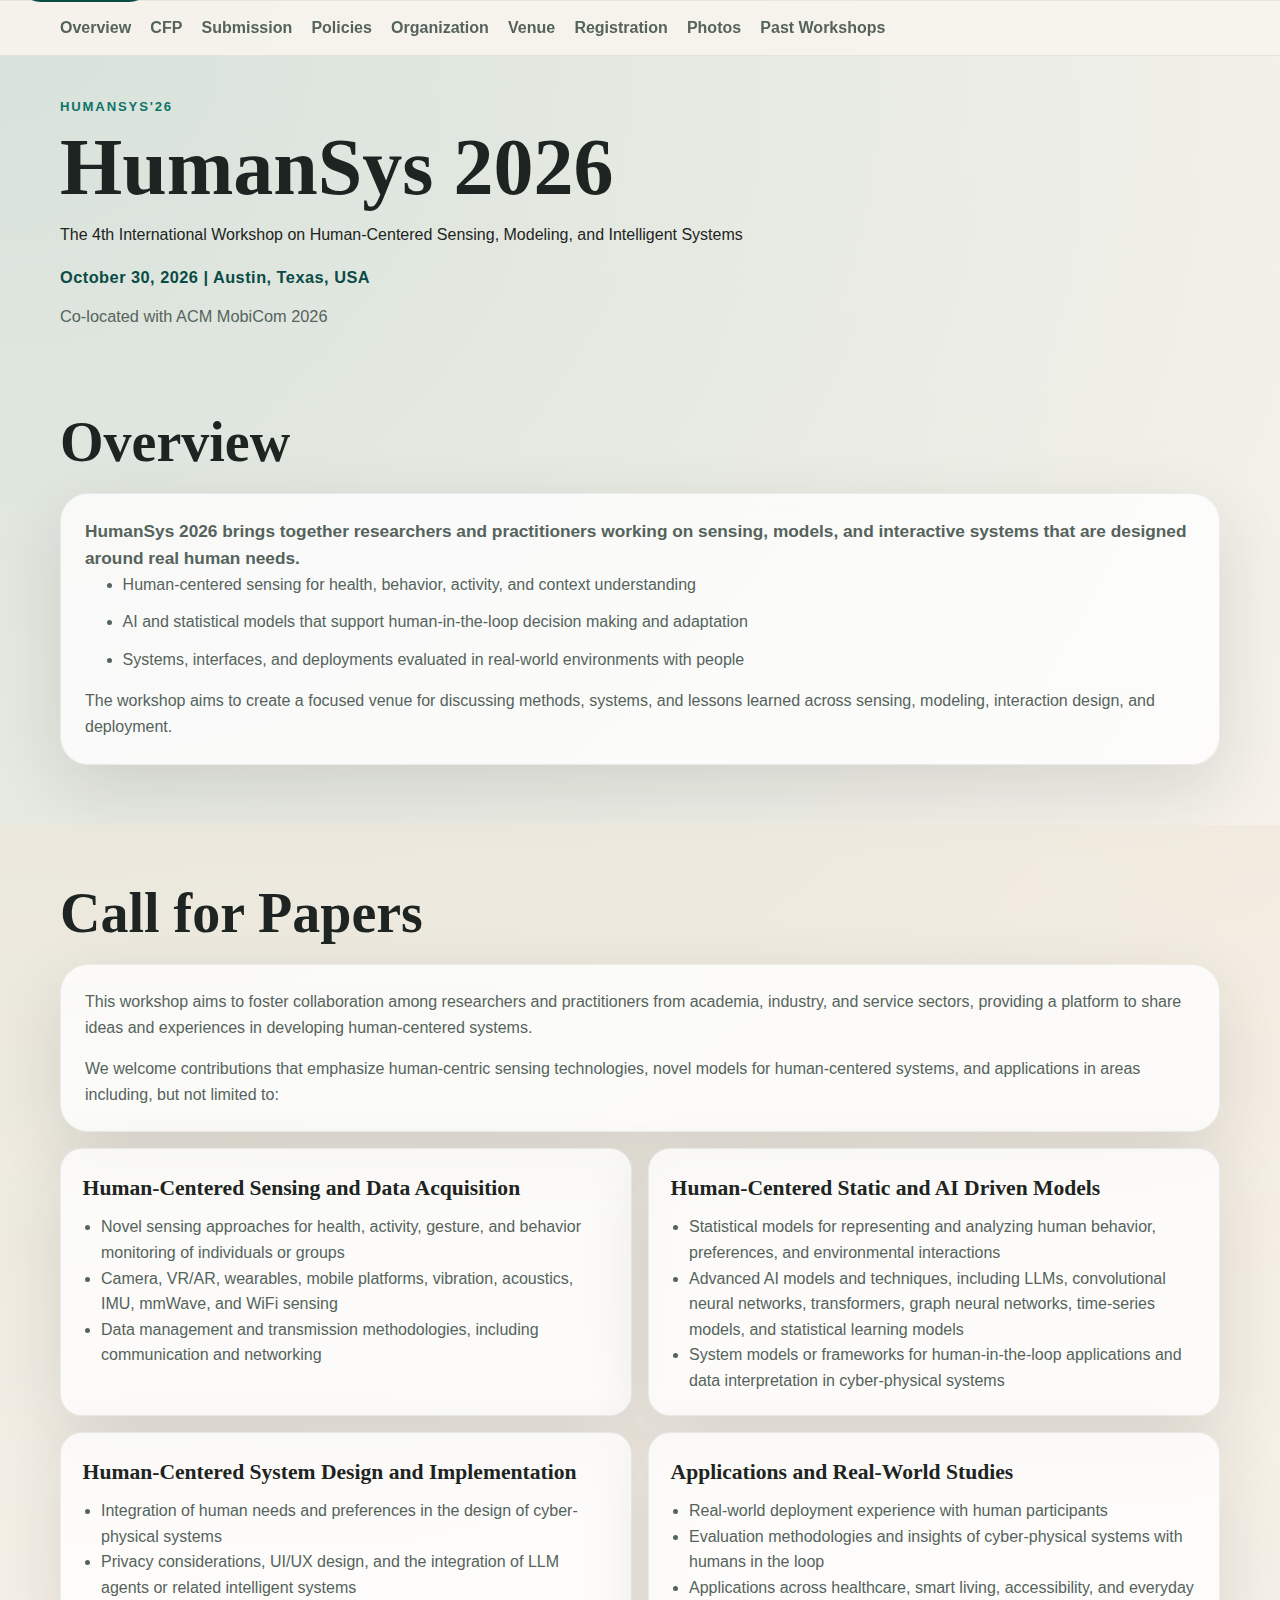
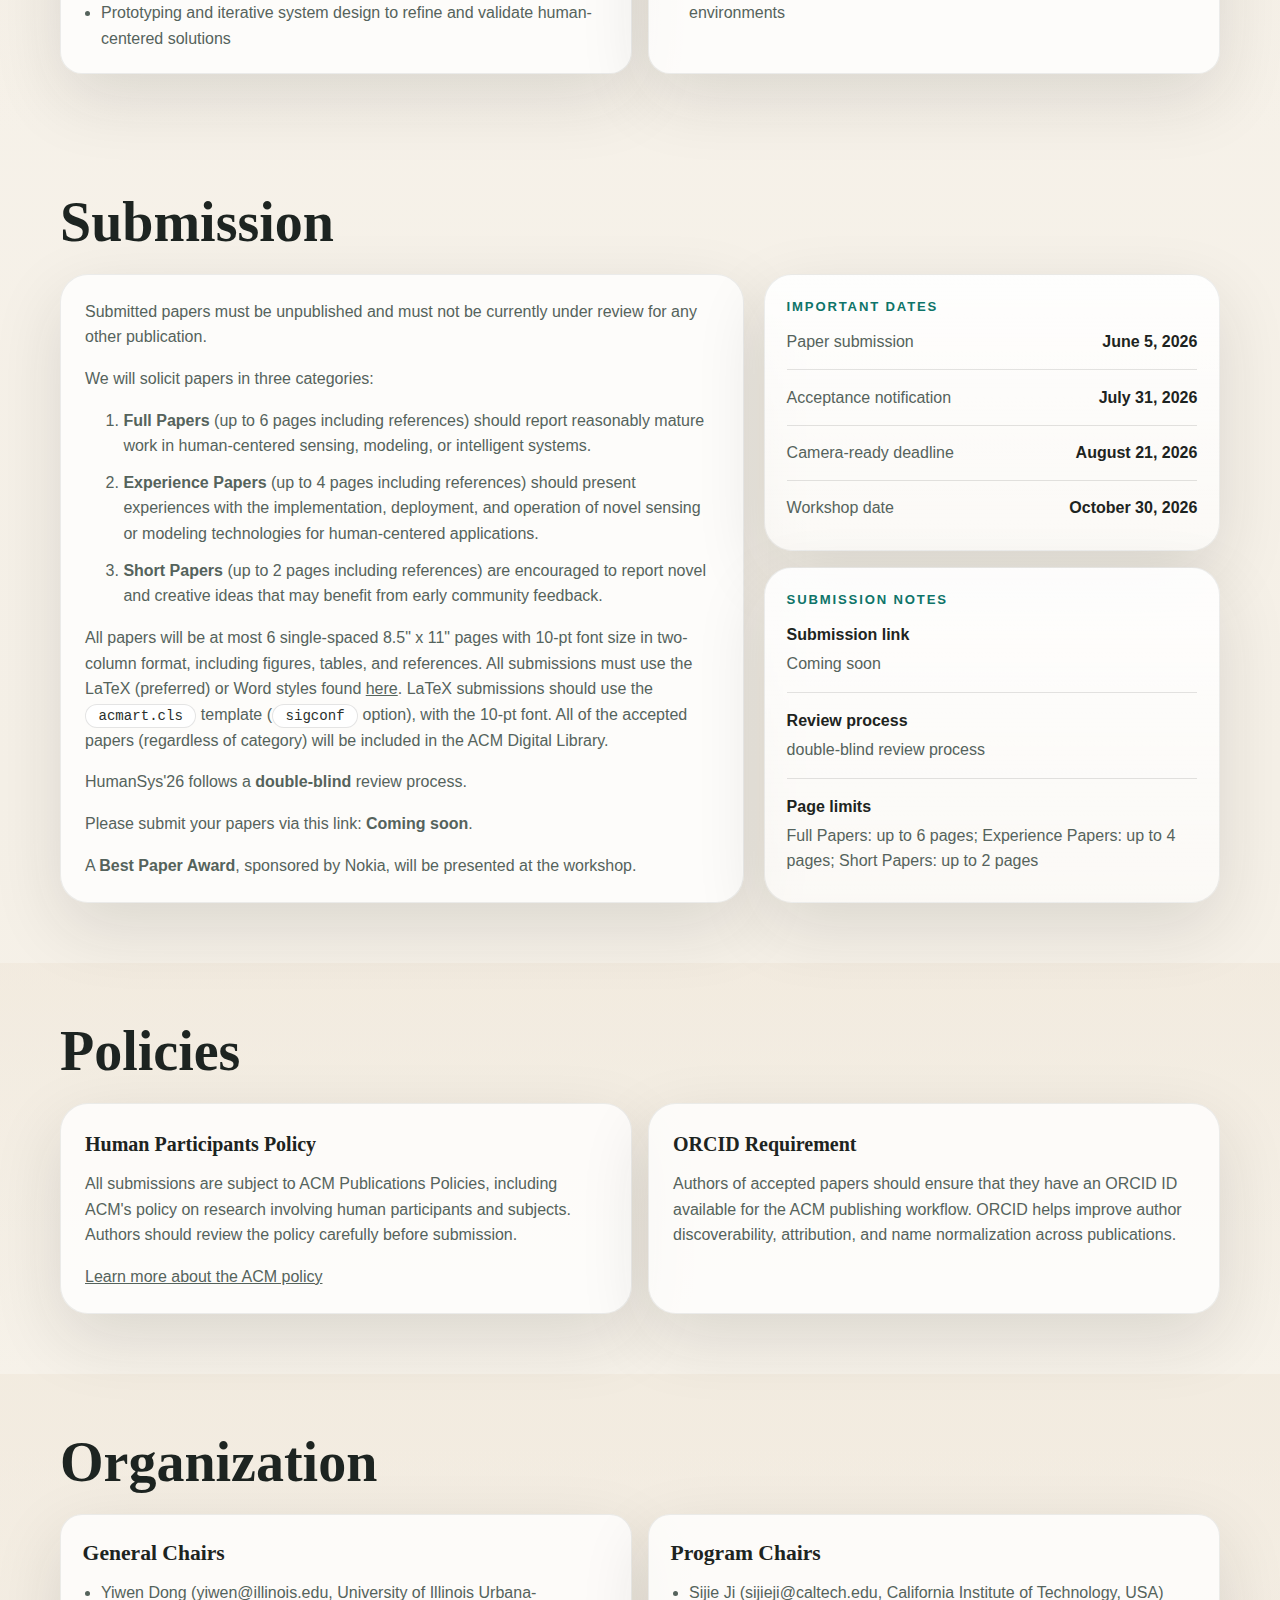
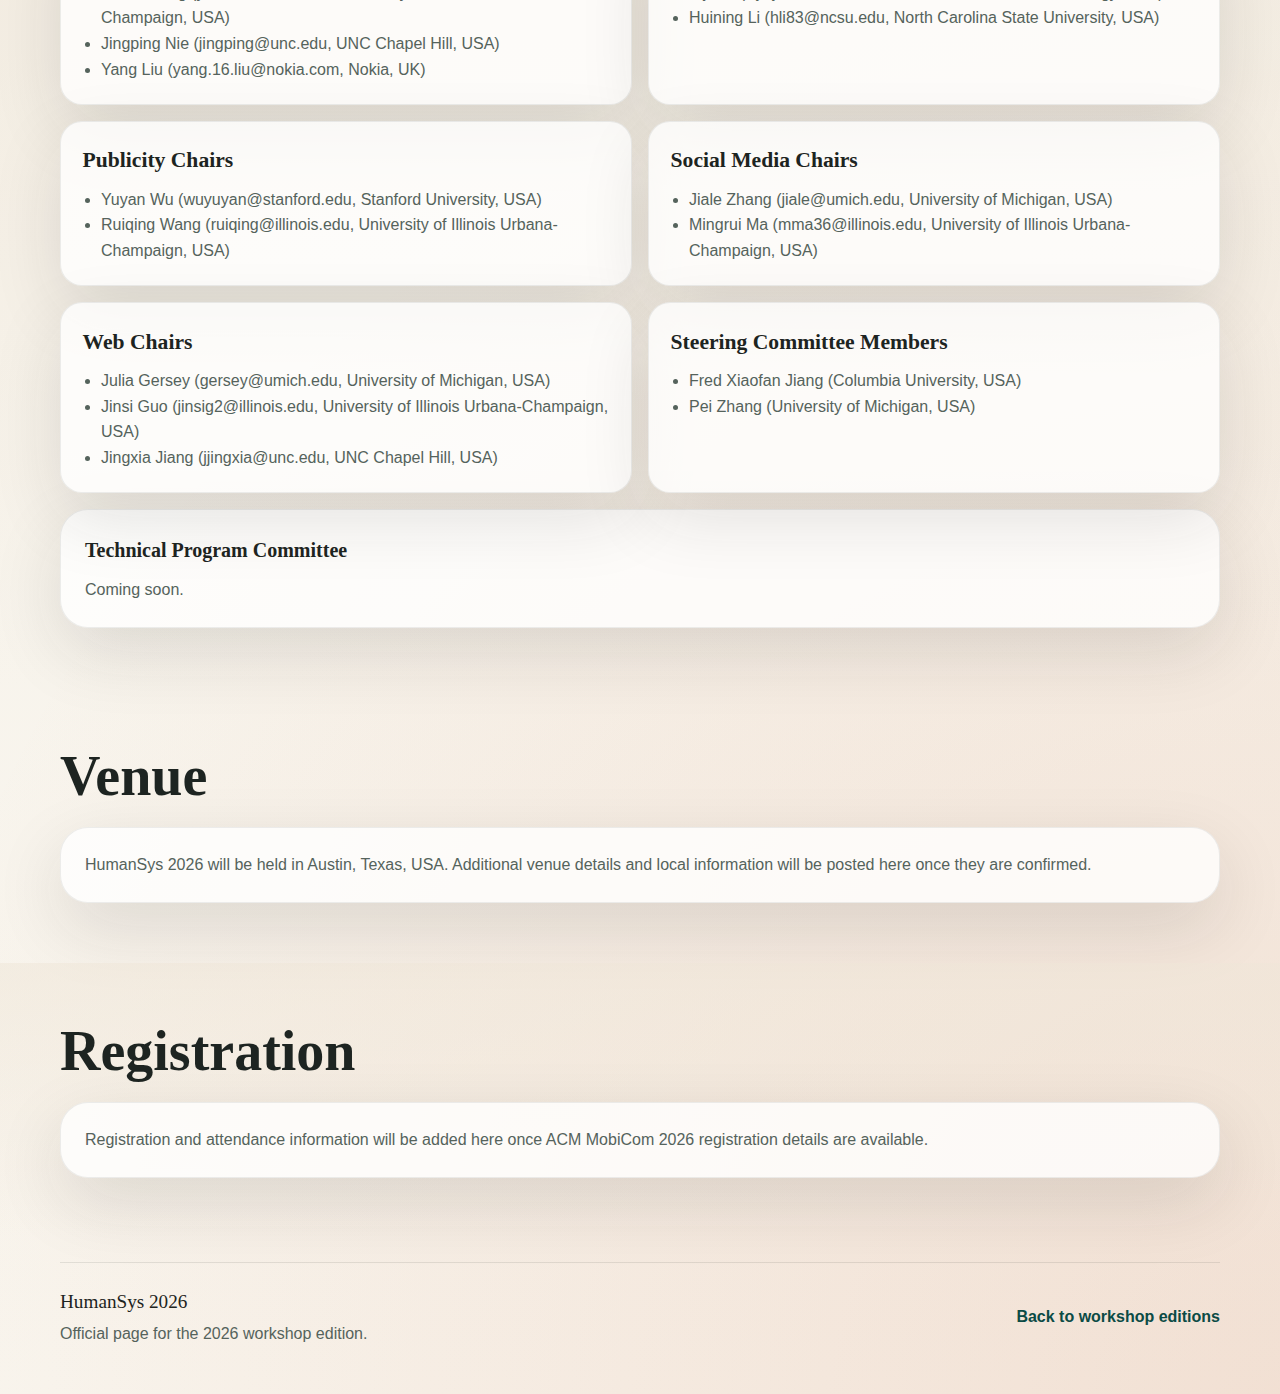
<file: WS/2026/index.html>
<!DOCTYPE html>
<html lang="en">
<head>
	<meta charset="utf-8" />
	<meta http-equiv="refresh" content="0; url=../../2026/" />
	<title>Redirecting to HumanSys 2026</title>
	<link rel="canonical" href="https://humansys-workshop.github.io/2026/" />
	<script>
		window.location.replace("../../2026/");
	</script>
</head>
<body>
	<p>Redirecting to <a href="../../2026/">HumanSys 2026</a>.</p>
</body>
</html>
</file>
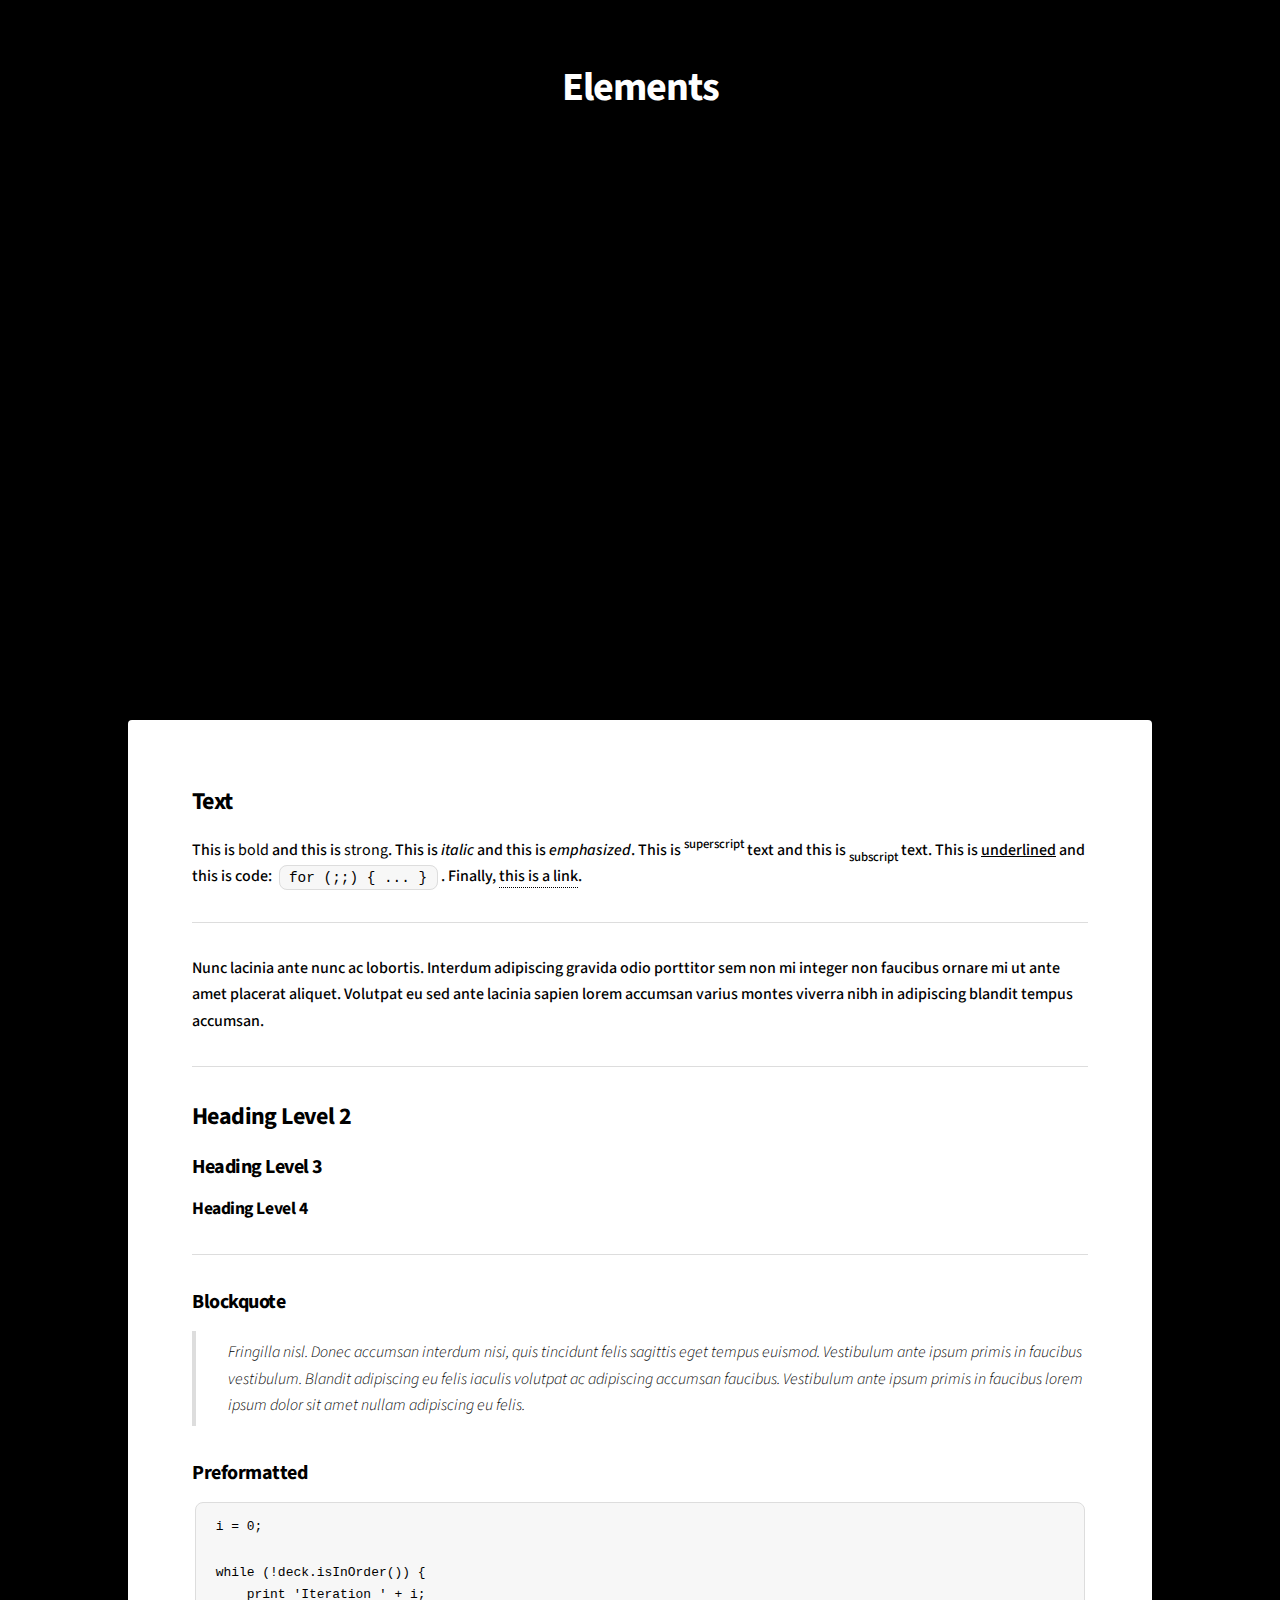
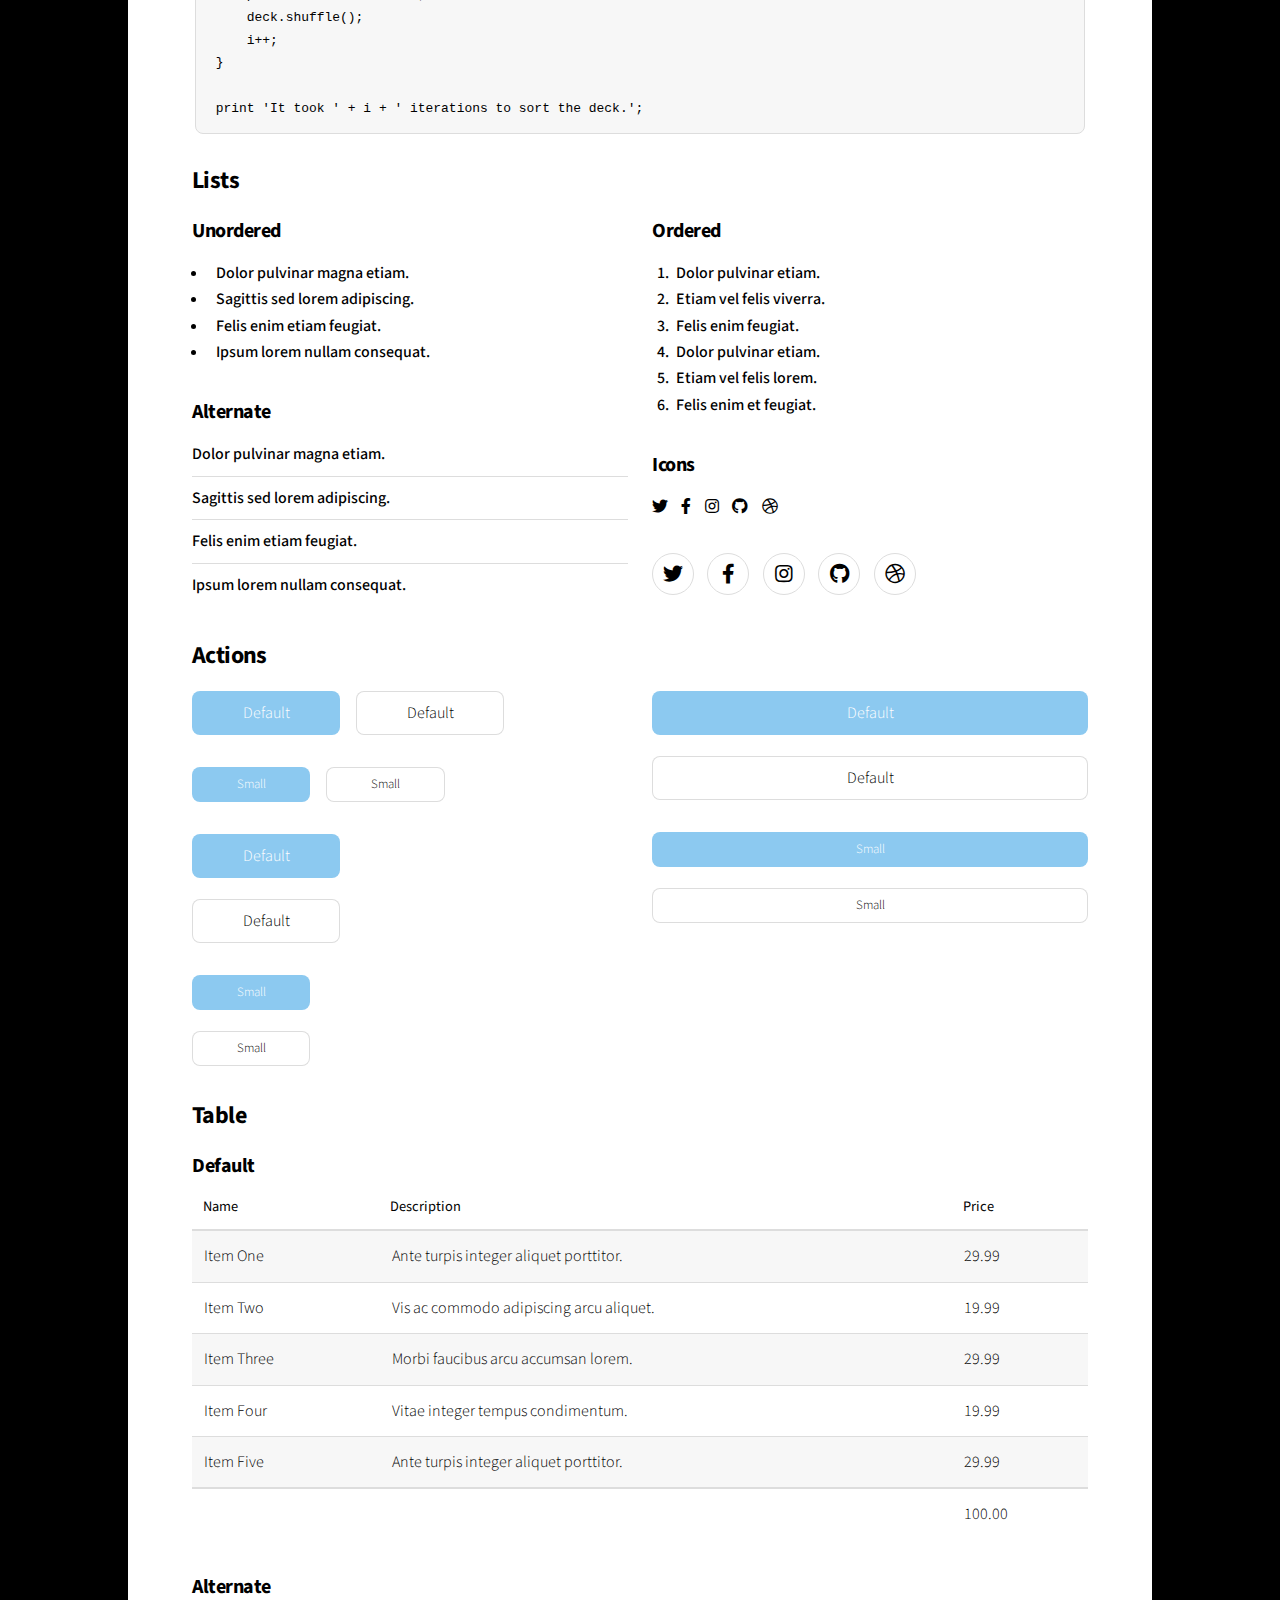
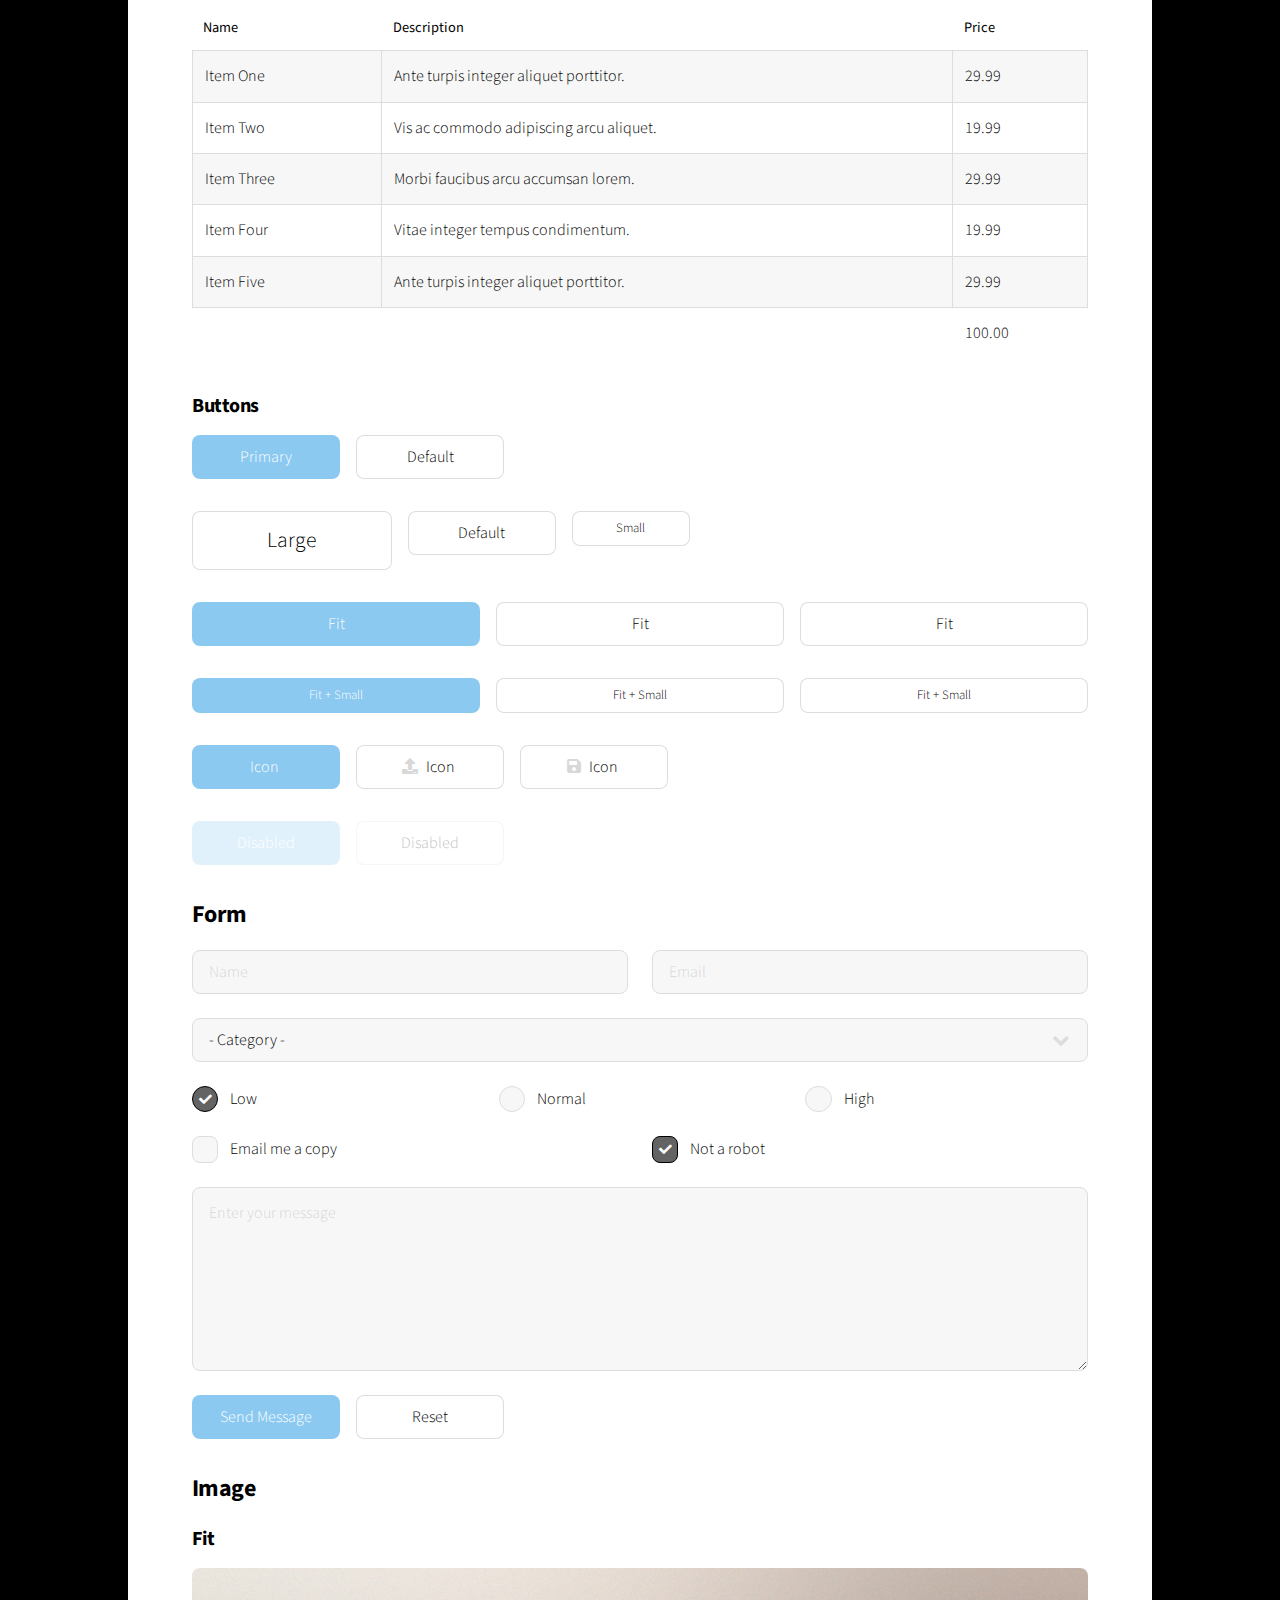
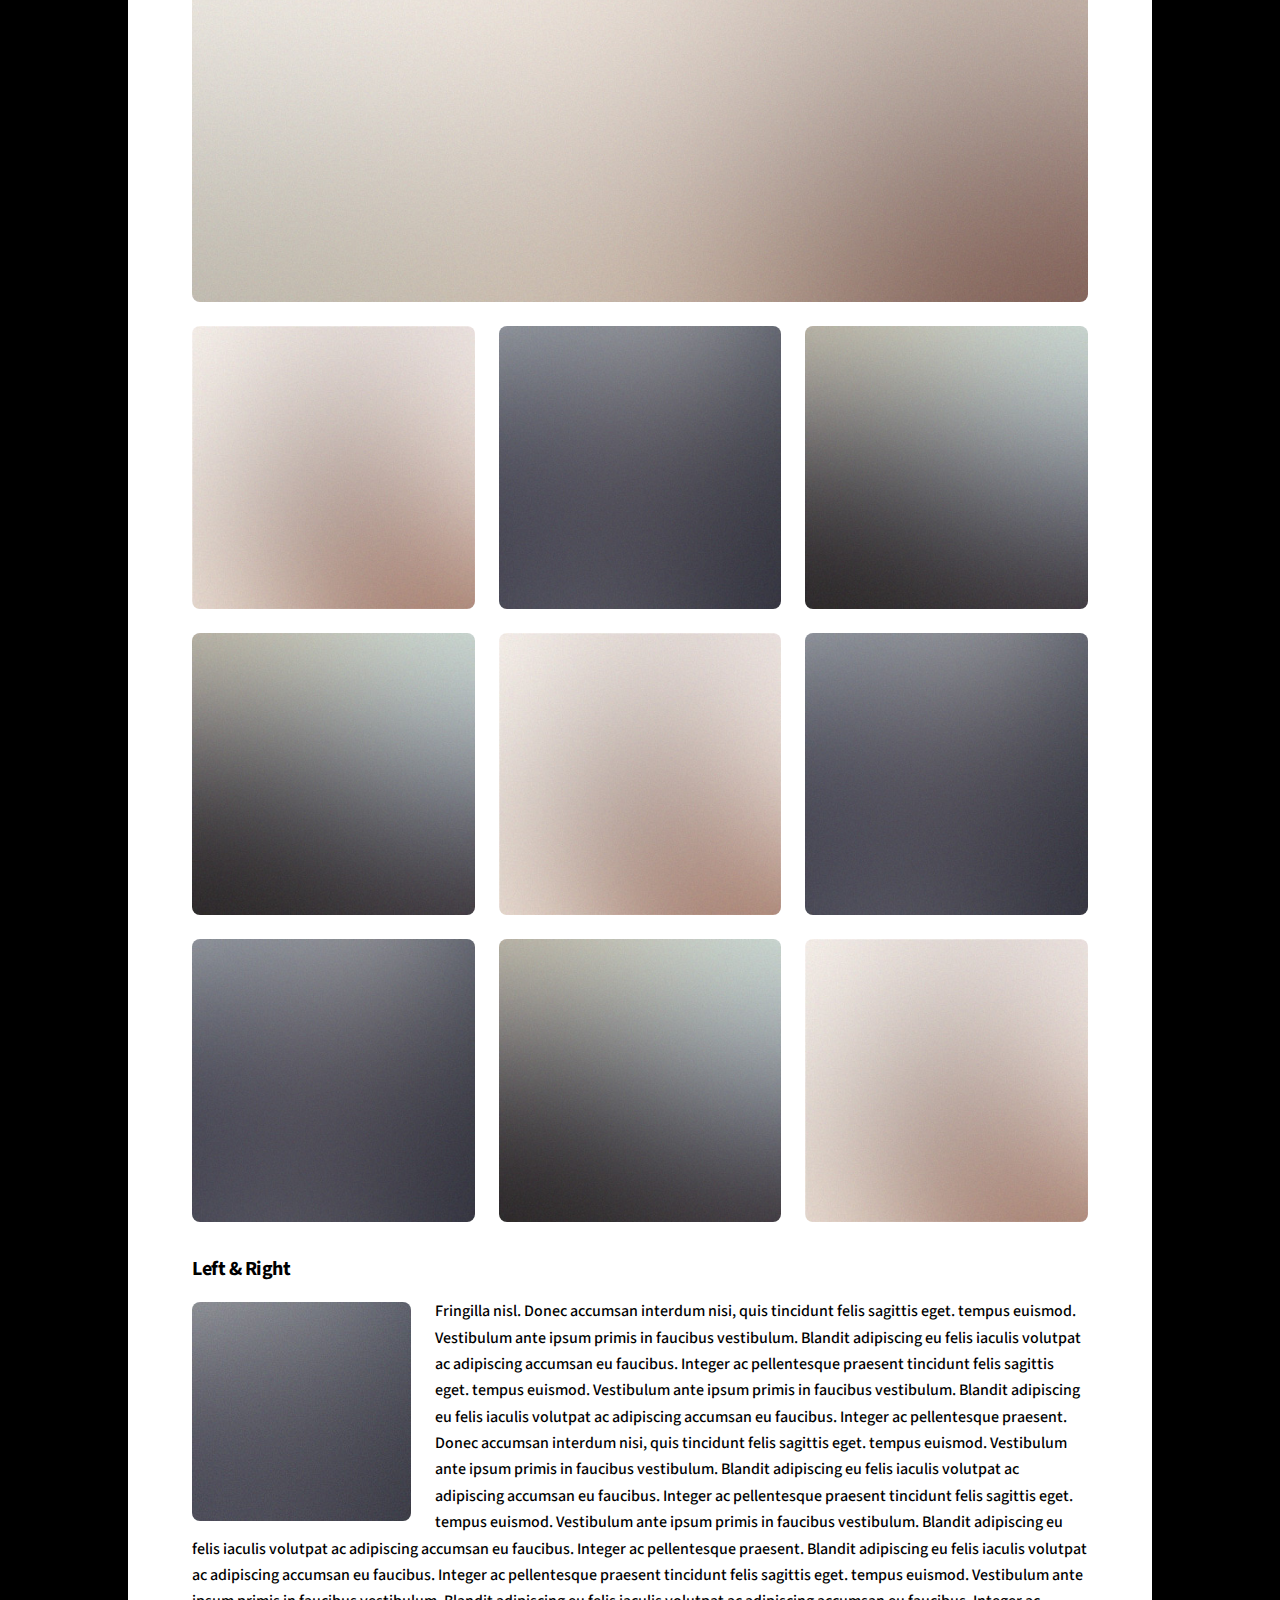
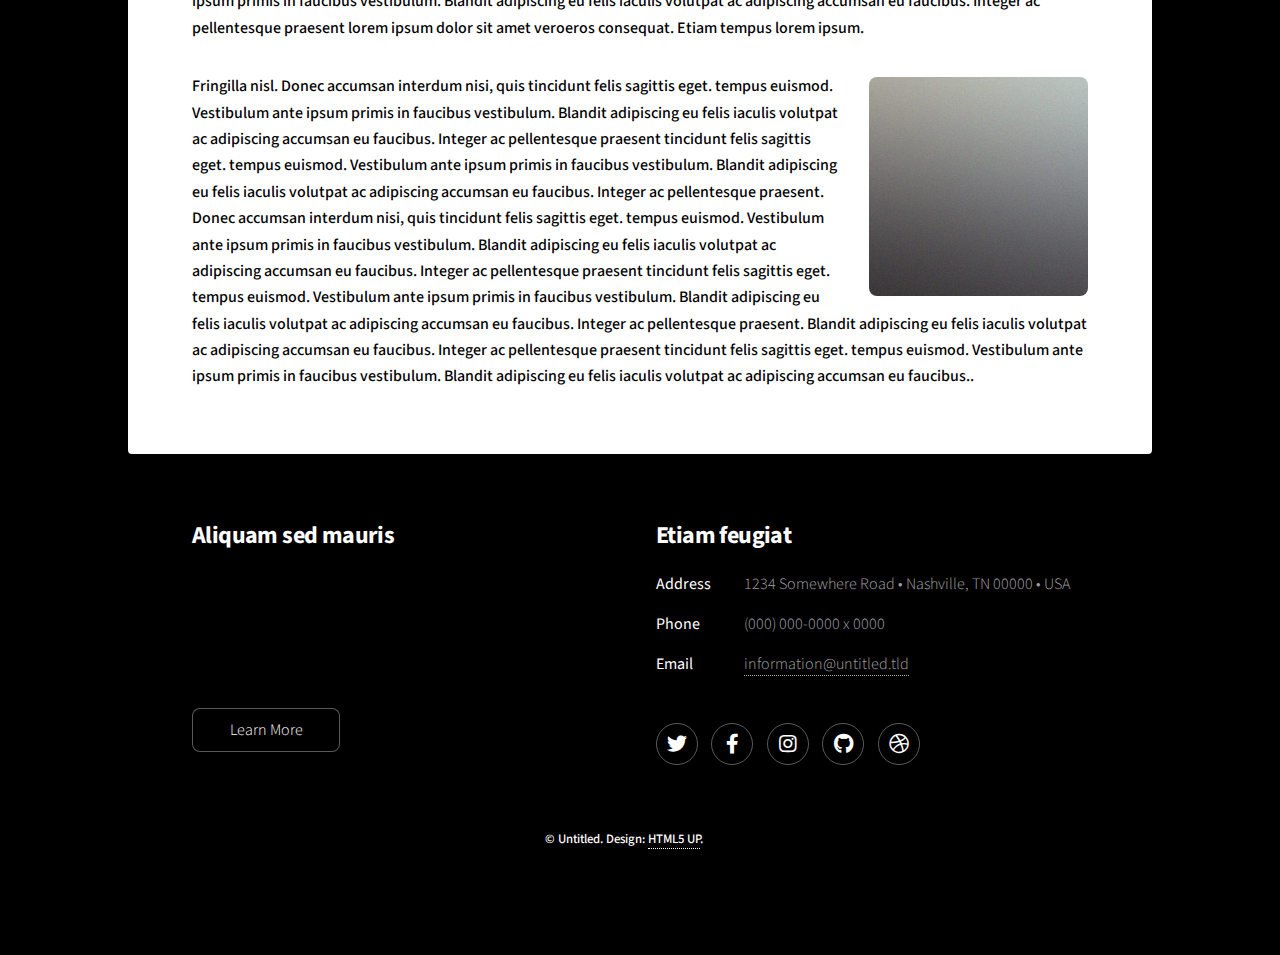
<file: elements.html>
<!DOCTYPE HTML>
<!--
	Stellar by HTML5 UP
	html5up.net | @ajlkn
	Free for personal and commercial use under the CCA 3.0 license (html5up.net/license)
-->
<html>
	<head>
		<title>Elements - Stellar by HTML5 UP</title>
		<meta charset="utf-8" />
		<meta name="viewport" content="width=device-width, initial-scale=1, user-scalable=no" />
		<link rel="stylesheet" href="assets/css/main.css" />
		<noscript><link rel="stylesheet" href="assets/css/noscript.css" /></noscript>
	</head>
	<body class="is-preload">

		<!-- Wrapper -->
			<div id="wrapper">

				<!-- Header -->
					<header id="header">
						<h1>Elements</h1>
						<p>Ipsum dolor sit amet nullam</p>
					</header>

				<!-- Main -->
					<div id="main">

						<!-- Content -->
							<section id="content" class="main">

								<!-- Text -->
									<section>
										<h2>Text</h2>
										<p>This is <b>bold</b> and this is <strong>strong</strong>. This is <i>italic</i> and this is <em>emphasized</em>.
										This is <sup>superscript</sup> text and this is <sub>subscript</sub> text.
										This is <u>underlined</u> and this is code: <code>for (;;) { ... }</code>. Finally, <a href="#">this is a link</a>.</p>
										<hr />
										<p>Nunc lacinia ante nunc ac lobortis. Interdum adipiscing gravida odio porttitor sem non mi integer non faucibus ornare mi ut ante amet placerat aliquet. Volutpat eu sed ante lacinia sapien lorem accumsan varius montes viverra nibh in adipiscing blandit tempus accumsan.</p>
										<hr />
										<h2>Heading Level 2</h2>
										<h3>Heading Level 3</h3>
										<h4>Heading Level 4</h4>
										<hr />
										<h3>Blockquote</h3>
										<blockquote>Fringilla nisl. Donec accumsan interdum nisi, quis tincidunt felis sagittis eget tempus euismod. Vestibulum ante ipsum primis in faucibus vestibulum. Blandit adipiscing eu felis iaculis volutpat ac adipiscing accumsan faucibus. Vestibulum ante ipsum primis in faucibus lorem ipsum dolor sit amet nullam adipiscing eu felis.</blockquote>
										<h3>Preformatted</h3>
										<pre><code>i = 0;

while (!deck.isInOrder()) {
    print 'Iteration ' + i;
    deck.shuffle();
    i++;
}

print 'It took ' + i + ' iterations to sort the deck.';</code></pre>
									</section>

								<!-- Lists -->
									<section>
										<h2>Lists</h2>
										<div class="row">
											<div class="col-6 col-12-medium">
												<h3>Unordered</h3>
												<ul>
													<li>Dolor pulvinar magna etiam.</li>
													<li>Sagittis sed lorem adipiscing.</li>
													<li>Felis enim etiam feugiat.</li>
													<li>Ipsum lorem nullam consequat.</li>
												</ul>
												<h3>Alternate</h3>
												<ul class="alt">
													<li>Dolor pulvinar magna etiam.</li>
													<li>Sagittis sed lorem adipiscing.</li>
													<li>Felis enim etiam feugiat.</li>
													<li>Ipsum lorem nullam consequat.</li>
												</ul>
											</div>
											<div class="col-6 col-12-medium">
												<h3>Ordered</h3>
												<ol>
													<li>Dolor pulvinar etiam.</li>
													<li>Etiam vel felis viverra.</li>
													<li>Felis enim feugiat.</li>
													<li>Dolor pulvinar etiam.</li>
													<li>Etiam vel felis lorem.</li>
													<li>Felis enim et feugiat.</li>
												</ol>
												<h3>Icons</h3>
												<ul class="icons">
													<li><a href="#" class="icon brands fa-twitter"><span class="label">Twitter</span></a></li>
													<li><a href="#" class="icon brands fa-facebook-f"><span class="label">Facebook</span></a></li>
													<li><a href="#" class="icon brands fa-instagram"><span class="label">Instagram</span></a></li>
													<li><a href="#" class="icon brands fa-github"><span class="label">GitHub</span></a></li>
													<li><a href="#" class="icon brands fa-dribbble"><span class="label">Dribbble</span></a></li>
												</ul>
												<ul class="icons">
													<li><a href="#" class="icon brands alt fa-twitter"><span class="label">Twitter</span></a></li>
													<li><a href="#" class="icon brands alt fa-facebook-f"><span class="label">Facebook</span></a></li>
													<li><a href="#" class="icon brands alt fa-instagram"><span class="label">Instagram</span></a></li>
													<li><a href="#" class="icon brands alt fa-github"><span class="label">GitHub</span></a></li>
													<li><a href="#" class="icon brands alt fa-dribbble"><span class="label">Dribbble</span></a></li>
												</ul>
											</div>
										</div>
										<h2>Actions</h2>
										<div class="row">
											<div class="col-6 col-12-medium">
												<ul class="actions">
													<li><a href="#" class="button primary">Default</a></li>
													<li><a href="#" class="button">Default</a></li>
												</ul>
												<ul class="actions small">
													<li><a href="#" class="button primary small">Small</a></li>
													<li><a href="#" class="button small">Small</a></li>
												</ul>
												<ul class="actions stacked">
													<li><a href="#" class="button primary">Default</a></li>
													<li><a href="#" class="button">Default</a></li>
												</ul>
												<ul class="actions stacked">
													<li><a href="#" class="button primary small">Small</a></li>
													<li><a href="#" class="button small">Small</a></li>
												</ul>
											</div>
											<div class="col-6 col-12-medium">
												<ul class="actions stacked">
													<li><a href="#" class="button primary fit">Default</a></li>
													<li><a href="#" class="button fit">Default</a></li>
												</ul>
												<ul class="actions stacked">
													<li><a href="#" class="button primary small fit">Small</a></li>
													<li><a href="#" class="button small fit">Small</a></li>
												</ul>
											</div>
										</div>
									</section>

								<!-- Table -->
									<section>
										<h2>Table</h2>
										<h3>Default</h3>
										<div class="table-wrapper">
											<table>
												<thead>
													<tr>
														<th>Name</th>
														<th>Description</th>
														<th>Price</th>
													</tr>
												</thead>
												<tbody>
													<tr>
														<td>Item One</td>
														<td>Ante turpis integer aliquet porttitor.</td>
														<td>29.99</td>
													</tr>
													<tr>
														<td>Item Two</td>
														<td>Vis ac commodo adipiscing arcu aliquet.</td>
														<td>19.99</td>
													</tr>
													<tr>
														<td>Item Three</td>
														<td> Morbi faucibus arcu accumsan lorem.</td>
														<td>29.99</td>
													</tr>
													<tr>
														<td>Item Four</td>
														<td>Vitae integer tempus condimentum.</td>
														<td>19.99</td>
													</tr>
													<tr>
														<td>Item Five</td>
														<td>Ante turpis integer aliquet porttitor.</td>
														<td>29.99</td>
													</tr>
												</tbody>
												<tfoot>
													<tr>
														<td colspan="2"></td>
														<td>100.00</td>
													</tr>
												</tfoot>
											</table>
										</div>

										<h3>Alternate</h3>
										<div class="table-wrapper">
											<table class="alt">
												<thead>
													<tr>
														<th>Name</th>
														<th>Description</th>
														<th>Price</th>
													</tr>
												</thead>
												<tbody>
													<tr>
														<td>Item One</td>
														<td>Ante turpis integer aliquet porttitor.</td>
														<td>29.99</td>
													</tr>
													<tr>
														<td>Item Two</td>
														<td>Vis ac commodo adipiscing arcu aliquet.</td>
														<td>19.99</td>
													</tr>
													<tr>
														<td>Item Three</td>
														<td> Morbi faucibus arcu accumsan lorem.</td>
														<td>29.99</td>
													</tr>
													<tr>
														<td>Item Four</td>
														<td>Vitae integer tempus condimentum.</td>
														<td>19.99</td>
													</tr>
													<tr>
														<td>Item Five</td>
														<td>Ante turpis integer aliquet porttitor.</td>
														<td>29.99</td>
													</tr>
												</tbody>
												<tfoot>
													<tr>
														<td colspan="2"></td>
														<td>100.00</td>
													</tr>
												</tfoot>
											</table>
										</div>
									</section>

								<!-- Buttons -->
									<section>
										<h3>Buttons</h3>
										<ul class="actions">
											<li><a href="#" class="button primary">Primary</a></li>
											<li><a href="#" class="button">Default</a></li>
										</ul>
										<ul class="actions">
											<li><a href="#" class="button large">Large</a></li>
											<li><a href="#" class="button">Default</a></li>
											<li><a href="#" class="button small">Small</a></li>
										</ul>
										<ul class="actions fit">
											<li><a href="#" class="button primary fit">Fit</a></li>
											<li><a href="#" class="button fit">Fit</a></li>
											<li><a href="#" class="button fit">Fit</a></li>
										</ul>
										<ul class="actions fit small">
											<li><a href="#" class="button primary fit small">Fit + Small</a></li>
											<li><a href="#" class="button fit small">Fit + Small</a></li>
											<li><a href="#" class="button fit small">Fit + Small</a></li>
										</ul>
										<ul class="actions">
											<li><a href="#" class="button primary icon solidfa-download">Icon</a></li>
											<li><a href="#" class="button icon solid fa-upload">Icon</a></li>
											<li><a href="#" class="button icon solid fa-save">Icon</a></li>
										</ul>
										<ul class="actions">
											<li><span class="button primary disabled">Disabled</span></li>
											<li><span class="button disabled">Disabled</span></li>
										</ul>
									</section>

								<!-- Form -->
									<section>
										<h2>Form</h2>
										<form method="post" action="#">
											<div class="row gtr-uniform">
												<div class="col-6 col-12-xsmall">
													<input type="text" name="demo-name" id="demo-name" value="" placeholder="Name" />
												</div>
												<div class="col-6 col-12-xsmall">
													<input type="email" name="demo-email" id="demo-email" value="" placeholder="Email" />
												</div>
												<div class="col-12">
													<select name="demo-category" id="demo-category">
														<option value="">- Category -</option>
														<option value="1">Manufacturing</option>
														<option value="1">Shipping</option>
														<option value="1">Administration</option>
														<option value="1">Human Resources</option>
													</select>
												</div>
												<div class="col-4 col-12-small">
													<input type="radio" id="demo-priority-low" name="demo-priority" checked>
													<label for="demo-priority-low">Low</label>
												</div>
												<div class="col-4 col-12-small">
													<input type="radio" id="demo-priority-normal" name="demo-priority">
													<label for="demo-priority-normal">Normal</label>
												</div>
												<div class="col-4 col-12-small">
													<input type="radio" id="demo-priority-high" name="demo-priority">
													<label for="demo-priority-high">High</label>
												</div>
												<div class="col-6 col-12-small">
													<input type="checkbox" id="demo-copy" name="demo-copy">
													<label for="demo-copy">Email me a copy</label>
												</div>
												<div class="col-6 col-12-small">
													<input type="checkbox" id="demo-human" name="demo-human" checked>
													<label for="demo-human">Not a robot</label>
												</div>
												<div class="col-12">
													<textarea name="demo-message" id="demo-message" placeholder="Enter your message" rows="6"></textarea>
												</div>
												<div class="col-12">
													<ul class="actions">
														<li><input type="submit" value="Send Message" class="primary" /></li>
														<li><input type="reset" value="Reset" /></li>
													</ul>
												</div>
											</div>
										</form>
									</section>

								<!-- Image -->
									<section>
										<h2>Image</h2>
										<h3>Fit</h3>
										<div class="box alt">
											<div class="row gtr-uniform">
												<div class="col-12"><span class="image fit"><img src="images/pic04.jpg" alt="" /></span></div>
												<div class="col-4"><span class="image fit"><img src="images/pic01.jpg" alt="" /></span></div>
												<div class="col-4"><span class="image fit"><img src="images/pic02.jpg" alt="" /></span></div>
												<div class="col-4"><span class="image fit"><img src="images/pic03.jpg" alt="" /></span></div>
												<div class="col-4"><span class="image fit"><img src="images/pic03.jpg" alt="" /></span></div>
												<div class="col-4"><span class="image fit"><img src="images/pic01.jpg" alt="" /></span></div>
												<div class="col-4"><span class="image fit"><img src="images/pic02.jpg" alt="" /></span></div>
												<div class="col-4"><span class="image fit"><img src="images/pic02.jpg" alt="" /></span></div>
												<div class="col-4"><span class="image fit"><img src="images/pic03.jpg" alt="" /></span></div>
												<div class="col-4"><span class="image fit"><img src="images/pic01.jpg" alt="" /></span></div>
											</div>
										</div>
										<h3>Left &amp; Right</h3>
										<p><span class="image left"><img src="images/pic05.jpg" alt="" /></span>Fringilla nisl. Donec accumsan interdum nisi, quis tincidunt felis sagittis eget. tempus euismod. Vestibulum ante ipsum primis in faucibus vestibulum. Blandit adipiscing eu felis iaculis volutpat ac adipiscing accumsan eu faucibus. Integer ac pellentesque praesent tincidunt felis sagittis eget. tempus euismod. Vestibulum ante ipsum primis in faucibus vestibulum. Blandit adipiscing eu felis iaculis volutpat ac adipiscing accumsan eu faucibus. Integer ac pellentesque praesent. Donec accumsan interdum nisi, quis tincidunt felis sagittis eget. tempus euismod. Vestibulum ante ipsum primis in faucibus vestibulum. Blandit adipiscing eu felis iaculis volutpat ac adipiscing accumsan eu faucibus. Integer ac pellentesque praesent tincidunt felis sagittis eget. tempus euismod. Vestibulum ante ipsum primis in faucibus vestibulum. Blandit adipiscing eu felis iaculis volutpat ac adipiscing accumsan eu faucibus. Integer ac pellentesque praesent. Blandit adipiscing eu felis iaculis volutpat ac adipiscing accumsan eu faucibus. Integer ac pellentesque praesent tincidunt felis sagittis eget. tempus euismod. Vestibulum ante ipsum primis in faucibus vestibulum. Blandit adipiscing eu felis iaculis volutpat ac adipiscing accumsan eu faucibus. Integer ac pellentesque praesent lorem ipsum dolor sit amet veroeros consequat. Etiam tempus lorem ipsum.</p>
										<p><span class="image right"><img src="images/pic06.jpg" alt="" /></span>Fringilla nisl. Donec accumsan interdum nisi, quis tincidunt felis sagittis eget. tempus euismod. Vestibulum ante ipsum primis in faucibus vestibulum. Blandit adipiscing eu felis iaculis volutpat ac adipiscing accumsan eu faucibus. Integer ac pellentesque praesent tincidunt felis sagittis eget. tempus euismod. Vestibulum ante ipsum primis in faucibus vestibulum. Blandit adipiscing eu felis iaculis volutpat ac adipiscing accumsan eu faucibus. Integer ac pellentesque praesent. Donec accumsan interdum nisi, quis tincidunt felis sagittis eget. tempus euismod. Vestibulum ante ipsum primis in faucibus vestibulum. Blandit adipiscing eu felis iaculis volutpat ac adipiscing accumsan eu faucibus. Integer ac pellentesque praesent tincidunt felis sagittis eget. tempus euismod. Vestibulum ante ipsum primis in faucibus vestibulum. Blandit adipiscing eu felis iaculis volutpat ac adipiscing accumsan eu faucibus. Integer ac pellentesque praesent. Blandit adipiscing eu felis iaculis volutpat ac adipiscing accumsan eu faucibus. Integer ac pellentesque praesent tincidunt felis sagittis eget. tempus euismod. Vestibulum ante ipsum primis in faucibus vestibulum. Blandit adipiscing eu felis iaculis volutpat ac adipiscing accumsan eu faucibus..</p>
									</section>

							</section>

					</div>

				<!-- Footer -->
					<footer id="footer">
						<section>
							<h2>Aliquam sed mauris</h2>
							<p>Sed lorem ipsum dolor sit amet et nullam consequat feugiat consequat magna adipiscing tempus etiam dolore veroeros. eget dapibus mauris. Cras aliquet, nisl ut viverra sollicitudin, ligula erat egestas velit, vitae tincidunt odio.</p>
							<ul class="actions">
								<li><a href="#" class="button">Learn More</a></li>
							</ul>
						</section>
						<section>
							<h2>Etiam feugiat</h2>
							<dl class="alt">
								<dt>Address</dt>
								<dd>1234 Somewhere Road &bull; Nashville, TN 00000 &bull; USA</dd>
								<dt>Phone</dt>
								<dd>(000) 000-0000 x 0000</dd>
								<dt>Email</dt>
								<dd><a href="#">information@untitled.tld</a></dd>
							</dl>
							<ul class="icons">
								<li><a href="#" class="icon brands fa-twitter alt"><span class="label">Twitter</span></a></li>
								<li><a href="#" class="icon brands fa-facebook-f alt"><span class="label">Facebook</span></a></li>
								<li><a href="#" class="icon brands fa-instagram alt"><span class="label">Instagram</span></a></li>
								<li><a href="#" class="icon brands fa-github alt"><span class="label">GitHub</span></a></li>
								<li><a href="#" class="icon brands fa-dribbble alt"><span class="label">Dribbble</span></a></li>
							</ul>
						</section>
						<p class="copyright">&copy; Untitled. Design: <a href="https://html5up.net">HTML5 UP</a>.</p>
					</footer>

			</div>

		<!-- Scripts -->
			<script src="assets/js/jquery.min.js"></script>
			<script src="assets/js/jquery.scrollex.min.js"></script>
			<script src="assets/js/jquery.scrolly.min.js"></script>
			<script src="assets/js/browser.min.js"></script>
			<script src="assets/js/breakpoints.min.js"></script>
			<script src="assets/js/util.js"></script>
			<script src="assets/js/main.js"></script>

	</body>
</html>
</file>
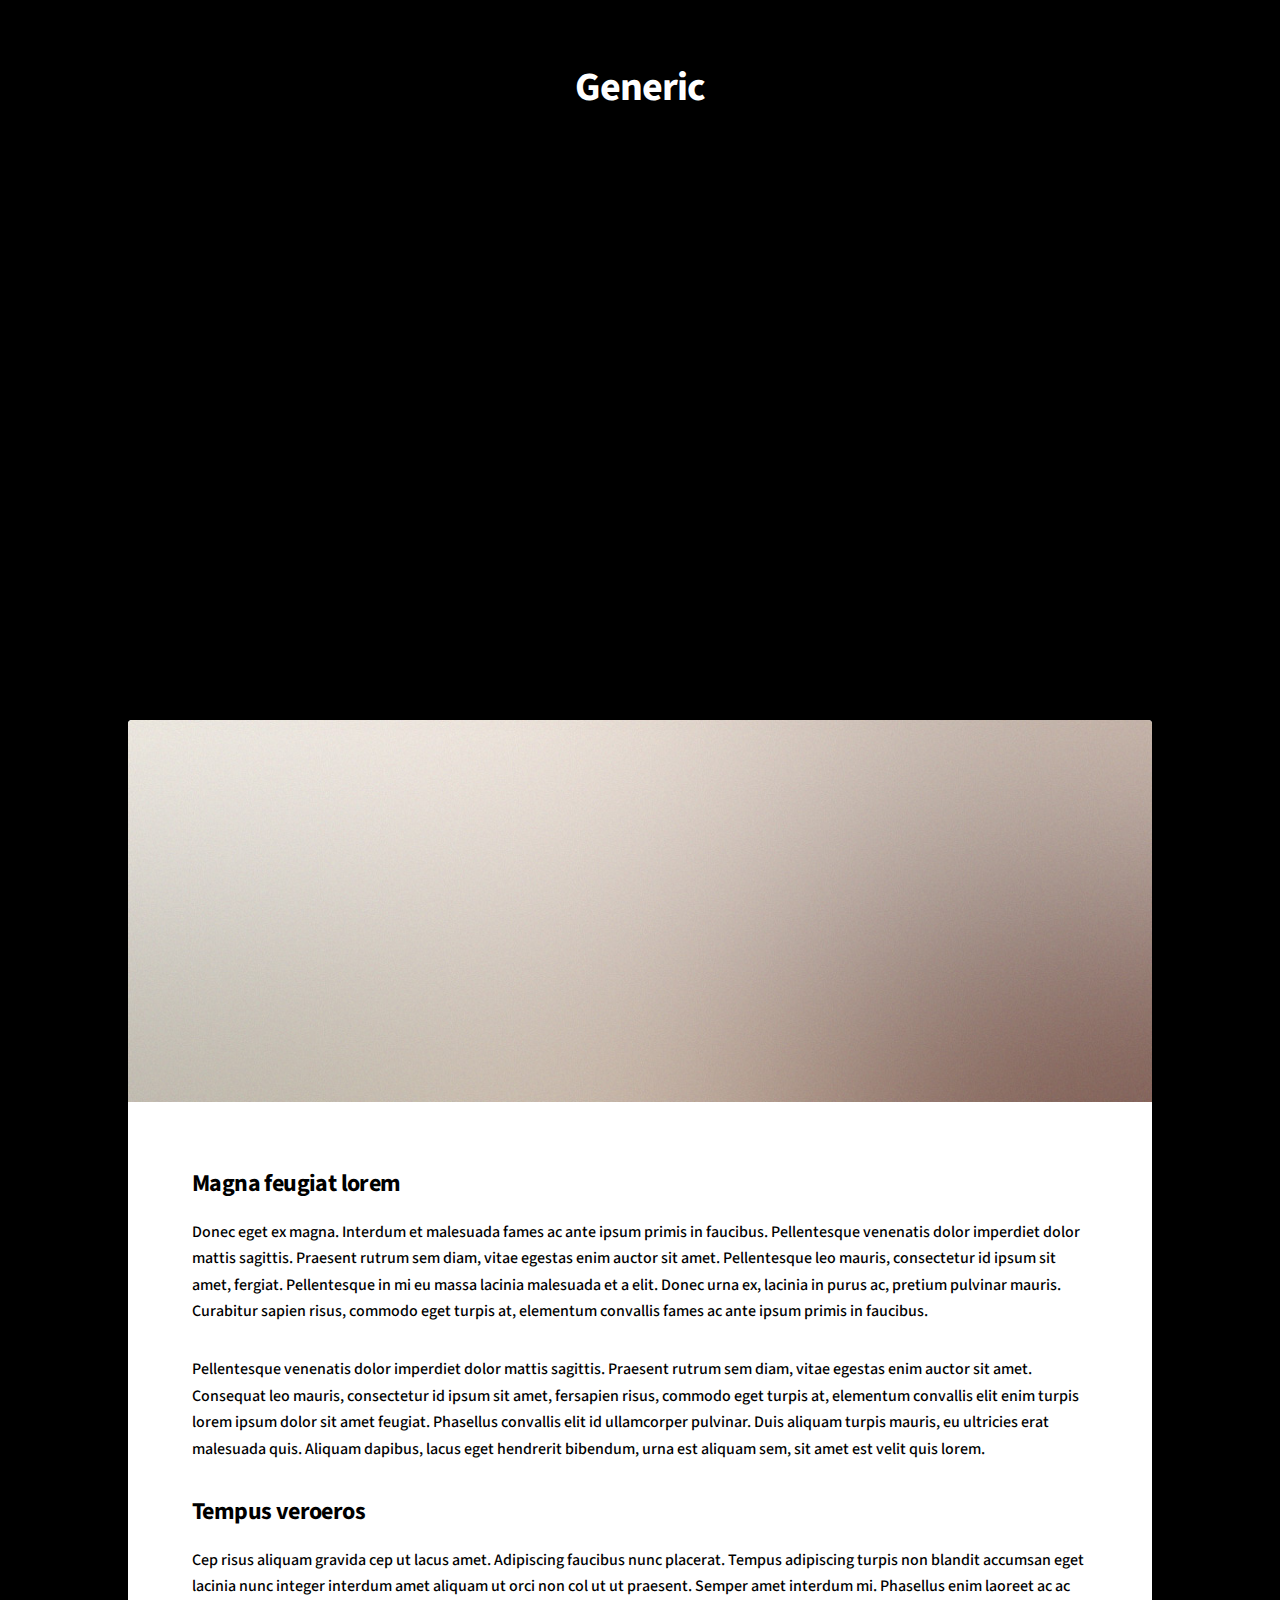
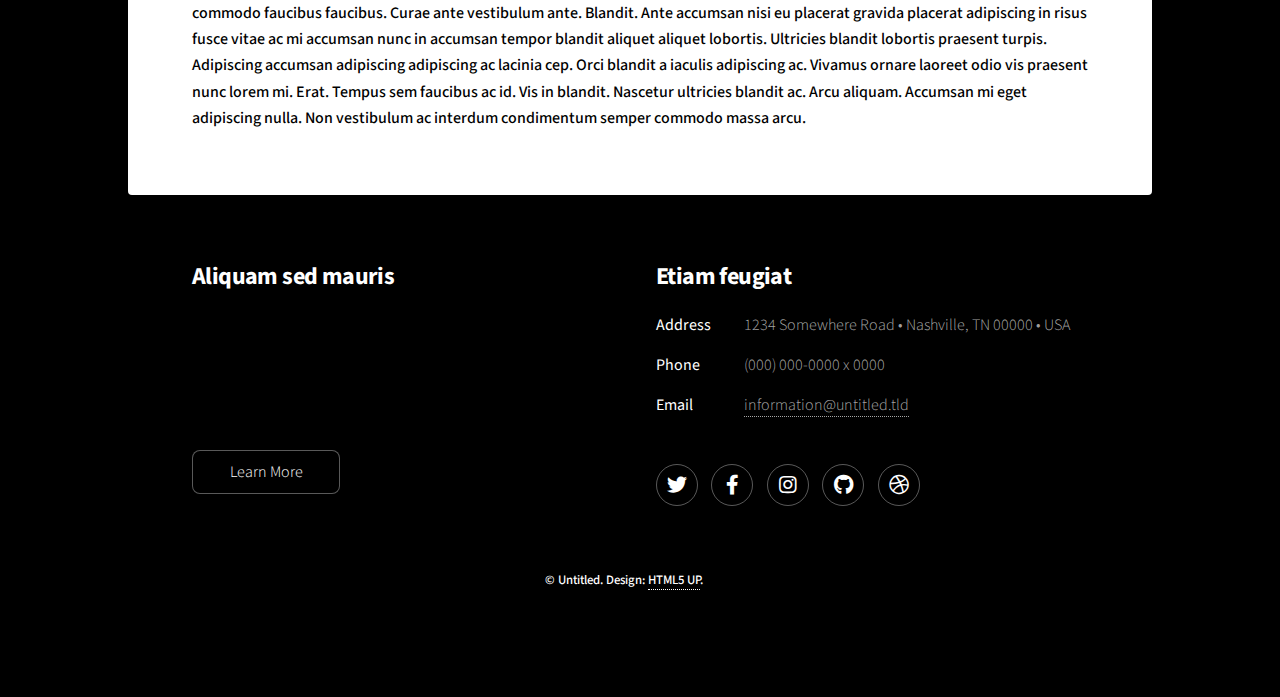
<file: generic.html>
<!DOCTYPE HTML>
<!--
	Stellar by HTML5 UP
	html5up.net | @ajlkn
	Free for personal and commercial use under the CCA 3.0 license (html5up.net/license)
-->
<html>
	<head>
		<title>Generic - Stellar by HTML5 UP</title>
		<meta charset="utf-8" />
		<meta name="viewport" content="width=device-width, initial-scale=1, user-scalable=no" />
		<link rel="stylesheet" href="assets/css/main.css" />
		<noscript><link rel="stylesheet" href="assets/css/noscript.css" /></noscript>
	</head>
	<body class="is-preload">

		<!-- Wrapper -->
			<div id="wrapper">

				<!-- Header -->
					<header id="header">
						<h1>Generic</h1>
						<p>Ipsum dolor sit amet nullam</p>
					</header>

				<!-- Main -->
					<div id="main">

						<!-- Content -->
							<section id="content" class="main">
								<span class="image main"><img src="images/pic04.jpg" alt="" /></span>
								<h2>Magna feugiat lorem</h2>
								<p>Donec eget ex magna. Interdum et malesuada fames ac ante ipsum primis in faucibus. Pellentesque venenatis dolor imperdiet dolor mattis sagittis. Praesent rutrum sem diam, vitae egestas enim auctor sit amet. Pellentesque leo mauris, consectetur id ipsum sit amet, fergiat. Pellentesque in mi eu massa lacinia malesuada et a elit. Donec urna ex, lacinia in purus ac, pretium pulvinar mauris. Curabitur sapien risus, commodo eget turpis at, elementum convallis fames ac ante ipsum primis in faucibus.</p>
								<p>Pellentesque venenatis dolor imperdiet dolor mattis sagittis. Praesent rutrum sem diam, vitae egestas enim auctor sit amet. Consequat leo mauris, consectetur id ipsum sit amet, fersapien risus, commodo eget turpis at, elementum convallis elit enim turpis lorem ipsum dolor sit amet feugiat. Phasellus convallis elit id ullamcorper pulvinar. Duis aliquam turpis mauris, eu ultricies erat malesuada quis. Aliquam dapibus, lacus eget hendrerit bibendum, urna est aliquam sem, sit amet est velit quis lorem.</p>
								<h2>Tempus veroeros</h2>
								<p>Cep risus aliquam gravida cep ut lacus amet. Adipiscing faucibus nunc placerat. Tempus adipiscing turpis non blandit accumsan eget lacinia nunc integer interdum amet aliquam ut orci non col ut ut praesent. Semper amet interdum mi. Phasellus enim laoreet ac ac commodo faucibus faucibus. Curae ante vestibulum ante. Blandit. Ante accumsan nisi eu placerat gravida placerat adipiscing in risus fusce vitae ac mi accumsan nunc in accumsan tempor blandit aliquet aliquet lobortis. Ultricies blandit lobortis praesent turpis. Adipiscing accumsan adipiscing adipiscing ac lacinia cep. Orci blandit a iaculis adipiscing ac. Vivamus ornare laoreet odio vis praesent nunc lorem mi. Erat. Tempus sem faucibus ac id. Vis in blandit. Nascetur ultricies blandit ac. Arcu aliquam. Accumsan mi eget adipiscing nulla. Non vestibulum ac interdum condimentum semper commodo massa arcu.</p>
							</section>

					</div>

				<!-- Footer -->
					<footer id="footer">
						<section>
							<h2>Aliquam sed mauris</h2>
							<p>Sed lorem ipsum dolor sit amet et nullam consequat feugiat consequat magna adipiscing tempus etiam dolore veroeros. eget dapibus mauris. Cras aliquet, nisl ut viverra sollicitudin, ligula erat egestas velit, vitae tincidunt odio.</p>
							<ul class="actions">
								<li><a href="#" class="button">Learn More</a></li>
							</ul>
						</section>
						<section>
							<h2>Etiam feugiat</h2>
							<dl class="alt">
								<dt>Address</dt>
								<dd>1234 Somewhere Road &bull; Nashville, TN 00000 &bull; USA</dd>
								<dt>Phone</dt>
								<dd>(000) 000-0000 x 0000</dd>
								<dt>Email</dt>
								<dd><a href="#">information@untitled.tld</a></dd>
							</dl>
							<ul class="icons">
								<li><a href="#" class="icon brands fa-twitter alt"><span class="label">Twitter</span></a></li>
								<li><a href="#" class="icon brands fa-facebook-f alt"><span class="label">Facebook</span></a></li>
								<li><a href="#" class="icon brands fa-instagram alt"><span class="label">Instagram</span></a></li>
								<li><a href="#" class="icon brands fa-github alt"><span class="label">GitHub</span></a></li>
								<li><a href="#" class="icon brands fa-dribbble alt"><span class="label">Dribbble</span></a></li>
							</ul>
						</section>
						<p class="copyright">&copy; Untitled. Design: <a href="https://html5up.net">HTML5 UP</a>.</p>
					</footer>

			</div>

		<!-- Scripts -->
			<script src="assets/js/jquery.min.js"></script>
			<script src="assets/js/jquery.scrollex.min.js"></script>
			<script src="assets/js/jquery.scrolly.min.js"></script>
			<script src="assets/js/browser.min.js"></script>
			<script src="assets/js/breakpoints.min.js"></script>
			<script src="assets/js/util.js"></script>
			<script src="assets/js/main.js"></script>

	</body>
</html>
</file>
<file: 2026/styles.css>
:root {
	--bg: #f5f0e7;
	--bg-alt: #efe6d8;
	--surface: rgba(255, 255, 255, 0.78);
	--surface-strong: #fffdf8;
	--ink: #1d2421;
	--muted: #55635c;
	--accent: #0e7469;
	--accent-deep: #0b4b45;
	--signal: #cb6d42;
	--line: rgba(29, 36, 33, 0.12);
	--shadow: 0 24px 70px rgba(31, 37, 35, 0.12);
	--radius-xl: 28px;
	--radius-lg: 22px;
	--radius-md: 16px;
	--shell: min(1160px, calc(100vw - 2rem));
}

* {
	box-sizing: border-box;
}

html {
	scroll-behavior: smooth;
}

body {
	margin: 0;
	color: var(--ink);
	background:
		radial-gradient(circle at top left, rgba(14, 116, 105, 0.14), transparent 34%),
		radial-gradient(circle at bottom right, rgba(203, 109, 66, 0.16), transparent 30%),
		linear-gradient(180deg, #f8f4ed 0%, var(--bg) 52%, #f9f6ef 100%);
	font-family: "Avenir Next", "Segoe UI", "Helvetica Neue", sans-serif;
	line-height: 1.6;
}

img {
	max-width: 100%;
	display: block;
}

a {
	color: inherit;
}

code {
	display: inline-block;
	padding: 0.18rem 0.78rem;
	border-radius: 999px;
	border: 1px solid rgba(29, 36, 33, 0.12);
	background: rgba(255, 255, 255, 0.86);
	box-shadow: inset 0 1px 0 rgba(255, 255, 255, 0.6);
	font-family: "SFMono-Regular", Consolas, "Liberation Mono", Menlo, monospace;
	font-size: 0.88em;
	line-height: 1.15;
	color: #2a2f2c;
}

.skip-link {
	position: absolute;
	left: 1rem;
	top: -3rem;
	padding: 0.75rem 1rem;
	border-radius: 999px;
	background: var(--accent-deep);
	color: #fff;
	text-decoration: none;
	z-index: 100;
}

.skip-link:focus {
	top: 1rem;
}

.shell {
	width: var(--shell);
	margin: 0 auto;
}

.page-head {
	padding: 2.5rem 0 1.5rem;
}

.page-head h1 {
	margin: 0;
	font-family: "Iowan Old Style", "Palatino Linotype", "Book Antiqua", serif;
	font-size: clamp(3rem, 7vw, 5rem);
	line-height: 0.96;
	text-wrap: balance;
}

.page-meta,
.page-meta-secondary {
	margin: 0.85rem 0 0;
	font-size: 1.02rem;
	color: var(--muted);
}

.page-meta {
	font-weight: 800;
	letter-spacing: 0.03em;
	color: var(--accent-deep);
}

.page-head-home {
	padding: 1.7rem 0 0.35rem;
}

.current-edition-blurb {
	max-width: 42rem;
}

.home-actions {
	margin-top: 1.2rem;
	margin-bottom: 0;
	display: flex;
	justify-content: flex-start;
	flex-wrap: wrap;
	gap: 0.85rem;
}

.archive-actions {
	display: flex;
	justify-content: flex-start;
	margin-top: 0;
}

.homepage-editions {
	padding: 1.35rem 0 3rem;
}

.homepage-editions .section-title {
	margin-bottom: 1rem;
}

.hero {
	position: relative;
	padding: 4rem 0 2.5rem;
	overflow: hidden;
}

.hero-backdrop {
	position: absolute;
	inset: 0;
	background:
		linear-gradient(135deg, rgba(255, 255, 255, 0.82), rgba(255, 255, 255, 0.24)),
		repeating-linear-gradient(
			135deg,
			rgba(14, 116, 105, 0.06) 0,
			rgba(14, 116, 105, 0.06) 1px,
			transparent 1px,
			transparent 14px
		);
	pointer-events: none;
}

.hero-layout {
	position: relative;
	display: grid;
	grid-template-columns: minmax(0, 1.25fr) minmax(320px, 0.8fr);
	gap: 1.5rem;
	align-items: start;
}

.hero-copy,
.hero-panel {
	position: relative;
	z-index: 1;
}

.hero-copy {
	padding: 1.5rem 0 0;
}

.eyebrow,
.section-kicker,
.panel-label {
	margin: 0 0 0.75rem;
	font-size: 0.82rem;
	font-weight: 800;
	letter-spacing: 0.14em;
	text-transform: uppercase;
	color: var(--accent);
}

.hero h1,
.section-heading h2,
.info-card h3,
.topic-card h3,
.committee-card h3,
.timeline-item h3,
.footer-title {
	font-family: "Iowan Old Style", "Palatino Linotype", "Book Antiqua", serif;
}

.hero h1 {
	margin: 0;
	font-size: clamp(3rem, 7vw, 5.2rem);
	line-height: 0.95;
	max-width: none;
	text-wrap: balance;
}

.hero-subtitle {
	margin: 1rem 0 0;
	max-width: 18ch;
	font-family: "Iowan Old Style", "Palatino Linotype", "Book Antiqua", serif;
	font-size: clamp(1.35rem, 2.5vw, 2.2rem);
	line-height: 1.12;
}

.hero-meta {
	margin: 0.9rem 0 0;
	font-size: 0.92rem;
	font-weight: 800;
	letter-spacing: 0.1em;
	text-transform: uppercase;
	color: var(--accent-deep);
}

.lede {
	max-width: 54ch;
	margin: 1.35rem 0 0;
	font-size: 1.08rem;
	color: var(--muted);
}

.hero-actions {
	display: flex;
	flex-wrap: wrap;
	gap: 0.85rem;
	margin: 1.75rem 0 1.4rem;
}

.button {
	display: inline-flex;
	align-items: center;
	justify-content: center;
	padding: 0.9rem 1.3rem;
	border: 0;
	border-radius: 999px;
	background: var(--ink);
	color: #fff;
	cursor: pointer;
	font: inherit;
	font-weight: 700;
	text-decoration: none;
	box-shadow: var(--shadow);
	transition: transform 0.2s ease, background-color 0.2s ease;
}

.button:hover,
.button:focus-visible {
	transform: translateY(-1px);
	background: var(--accent-deep);
}

.button-secondary {
	background: rgba(255, 255, 255, 0.62);
	color: var(--ink);
	border: 1px solid rgba(29, 36, 33, 0.08);
}

.hero-points {
	display: grid;
	grid-template-columns: repeat(2, minmax(0, 1fr));
	gap: 0.8rem 1rem;
	padding: 0;
	margin: 0;
	list-style: none;
}

.hero-points li {
	padding: 1rem 1.1rem;
	border: 1px solid rgba(29, 36, 33, 0.08);
	border-radius: var(--radius-md);
	background: rgba(255, 255, 255, 0.55);
	backdrop-filter: blur(6px);
	font-weight: 600;
}

.hero-panel {
	display: grid;
	gap: 1rem;
}

.panel-card {
	padding: 1.35rem;
	border-radius: var(--radius-xl);
	background: linear-gradient(180deg, rgba(255, 255, 255, 0.9), rgba(255, 255, 255, 0.62));
	border: 1px solid rgba(29, 36, 33, 0.08);
	box-shadow: var(--shadow);
}

.date-list,
.track-list {
	display: grid;
	gap: 0.9rem;
}

.date-list div {
	display: flex;
	justify-content: space-between;
	gap: 1rem;
	padding-bottom: 0.9rem;
	border-bottom: 1px solid var(--line);
}

.date-list div:last-child {
	padding-bottom: 0;
	border-bottom: 0;
}

.date-list span,
.track-list span {
	color: var(--muted);
}

.date-list strong,
.track-list strong {
	font-size: 1rem;
}

.track-list {
	list-style: none;
	padding: 0;
	margin: 0;
}

.track-list li {
	display: grid;
	gap: 0.15rem;
	padding: 0.95rem 1rem;
	border-radius: var(--radius-md);
	background: var(--surface-strong);
	border: 1px solid rgba(29, 36, 33, 0.06);
}

.section-nav {
	position: sticky;
	top: 0;
	z-index: 20;
	backdrop-filter: blur(10px);
	background: rgba(248, 244, 237, 0.86);
	border-top: 1px solid rgba(29, 36, 33, 0.06);
	border-bottom: 1px solid rgba(29, 36, 33, 0.08);
}

.section-nav .shell {
	display: flex;
	gap: 1.2rem;
	overflow-x: auto;
	padding: 0.9rem 0;
	scrollbar-width: none;
}

.section-nav .shell::-webkit-scrollbar {
	display: none;
}

.section-nav a {
	display: inline-flex;
	align-items: center;
	justify-content: center;
	white-space: nowrap;
	text-decoration: none;
	font-weight: 700;
	color: var(--muted);
}

.section-nav a:hover,
.section-nav a:focus-visible {
	color: var(--accent-deep);
}

.section {
	padding: 3.75rem 0;
	scroll-margin-top: 4rem;
}

.section-alt {
	background: linear-gradient(180deg, rgba(239, 230, 216, 0.54), rgba(255, 255, 255, 0));
}

.section-title {
	margin-bottom: 1.4rem;
}

.section-title h2 {
	margin: 0;
	font-size: clamp(2.3rem, 5vw, 3.5rem);
	line-height: 1.02;
	font-family: "Iowan Old Style", "Palatino Linotype", "Book Antiqua", serif;
}

.overview-grid {
	display: grid;
	grid-template-columns: 1fr;
	gap: 1.2rem;
}

.prose-card,
.note-card,
.contact-card,
.info-card,
.topic-card,
.committee-card,
.timeline-item,
.stat-card {
	background: var(--surface);
	border: 1px solid rgba(29, 36, 33, 0.08);
	box-shadow: var(--shadow);
}

.prose-card,
.note-card,
.contact-card {
	padding: 1.5rem;
	border-radius: var(--radius-xl);
}

.prose-card p,
.note-card p,
.contact-card p {
	margin: 0 0 1rem;
	color: var(--muted);
}

.prose-card h3,
.note-card h3 {
	margin: 0 0 0.7rem;
	font-size: 1.25rem;
	font-family: "Iowan Old Style", "Palatino Linotype", "Book Antiqua", serif;
}

.prose-card ul,
.prose-card ol,
.note-card ul {
	margin: 0 0 1rem 1.2rem;
	color: var(--muted);
}

.prose-card li,
.note-card li {
	margin-bottom: 0.7rem;
}

.prose-card p:last-child,
.note-card p:last-child,
.contact-card p:last-child {
	margin-bottom: 0;
}

.lead-paragraph {
	font-size: 1.08rem;
	font-weight: 700;
	line-height: 1.55;
	color: var(--ink);
}

.feature-list {
	margin: 1rem 0 1.15rem;
	padding-left: 1.15rem;
}

.feature-list li {
	margin-bottom: 0.75rem;
	color: var(--muted);
}

.section-copy {
	margin-bottom: 1rem;
}

.highlights-grid,
.card-grid {
	display: grid;
	gap: 1rem;
}

.highlights-grid {
	grid-template-columns: repeat(2, minmax(0, 1fr));
}

.stat-card {
	padding: 1.25rem;
	border-radius: var(--radius-lg);
}

.stat-value {
	display: inline-block;
	font-size: clamp(2rem, 4vw, 2.8rem);
	font-weight: 800;
	line-height: 1;
	color: var(--accent-deep);
}

.stat-label {
	margin: 0.55rem 0 0;
	font-weight: 700;
	color: var(--muted);
}

.card-grid-three {
	grid-template-columns: repeat(3, minmax(0, 1fr));
}

.card-grid-two {
	grid-template-columns: repeat(2, minmax(0, 1fr));
}

.submission-grid {
	display: grid;
	grid-template-columns: minmax(0, 1.2fr) minmax(300px, 0.8fr);
	gap: 1.25rem;
}

.stack {
	display: grid;
	gap: 1rem;
}

.info-card,
.topic-card,
.committee-card,
.timeline-item {
	padding: 1.35rem;
	border-radius: var(--radius-lg);
}

.info-card h3,
.topic-card h3,
.committee-card h3,
.timeline-item h3 {
	margin: 0 0 0.55rem;
	font-size: 1.35rem;
}

.card-meta,
.timeline-date,
.contact-note {
	color: var(--signal);
	font-weight: 700;
}

.info-card p,
.committee-card ul,
.topic-card ul {
	margin: 0;
	color: var(--muted);
}

.topic-card ul,
.committee-card ul,
.contact-card ul {
	padding-left: 1.15rem;
}

.submission-list {
	padding-left: 1.2rem;
}

.info-list {
	list-style: none;
	padding: 0;
	margin: 0;
	display: grid;
	gap: 0.95rem;
}

.info-list li {
	display: grid;
	gap: 0.2rem;
	padding-bottom: 0.95rem;
	border-bottom: 1px solid var(--line);
}

.info-list li:last-child {
	padding-bottom: 0;
	border-bottom: 0;
}

.info-list strong {
	font-size: 1rem;
}

.info-list span {
	color: var(--muted);
}

.template-item {
	align-items: start;
}

.template-pills {
	display: flex;
	flex-wrap: wrap;
	align-items: center;
	gap: 0.8rem;
}

.template-separator {
	font-size: 1.55rem;
	line-height: 1;
	color: var(--muted);
}

.timeline {
	display: grid;
	grid-template-columns: repeat(4, minmax(0, 1fr));
	gap: 1rem;
}

.timeline-date {
	margin: 0 0 0.55rem;
	font-size: 0.95rem;
	letter-spacing: 0.04em;
	text-transform: uppercase;
}

.table-wrap {
	overflow-x: auto;
	padding-bottom: 0.25rem;
}

table {
	width: 100%;
	border-collapse: collapse;
	background: rgba(255, 255, 255, 0.72);
	border-radius: var(--radius-xl);
	overflow: hidden;
	box-shadow: var(--shadow);
}

th,
td {
	padding: 1rem 1.1rem;
	border-bottom: 1px solid var(--line);
	text-align: left;
	vertical-align: top;
}

thead th {
	background: rgba(14, 116, 105, 0.08);
	font-size: 0.9rem;
	letter-spacing: 0.04em;
	text-transform: uppercase;
}

tbody tr:last-child td {
	border-bottom: 0;
}

.pill-list {
	display: flex;
	flex-wrap: wrap;
	gap: 0.75rem;
}

.pill-list span {
	display: inline-flex;
	padding: 0.72rem 1rem;
	border-radius: 999px;
	background: rgba(255, 255, 255, 0.82);
	border: 1px solid rgba(29, 36, 33, 0.08);
	box-shadow: 0 12px 30px rgba(31, 37, 35, 0.07);
	font-weight: 700;
}

.contact-card a {
	color: var(--accent-deep);
	font-weight: 700;
}

.site-footer {
	padding: 1.5rem 0 3rem;
}

.footer-layout {
	display: flex;
	justify-content: space-between;
	gap: 1rem;
	align-items: center;
	padding-top: 1.5rem;
	border-top: 1px solid rgba(29, 36, 33, 0.1);
}

.footer-title {
	margin: 0;
	font-size: 1.2rem;
}

.footer-text {
	margin: 0.2rem 0 0;
	color: var(--muted);
}

.footer-link {
	font-weight: 800;
	text-decoration: none;
	color: var(--accent-deep);
}

.tpc-note {
	margin-top: 1rem;
}

.archive-grid {
	display: grid;
	grid-template-columns: repeat(2, minmax(0, 1fr));
	gap: 1rem;
}

.archive-card {
	display: block;
	padding: 1.5rem;
	border-radius: var(--radius-xl);
	background: var(--surface);
	border: 1px solid rgba(29, 36, 33, 0.08);
	box-shadow: var(--shadow);
	text-decoration: none;
	transition: transform 0.2s ease, border-color 0.2s ease, box-shadow 0.2s ease;
}

.archive-card-featured {
	background: linear-gradient(180deg, rgba(255, 255, 255, 0.95), rgba(252, 248, 241, 0.82));
	border-color: rgba(14, 116, 105, 0.22);
	box-shadow: 0 30px 76px rgba(31, 37, 35, 0.14);
}

.archive-card:hover,
.archive-card:focus-visible {
	transform: translateY(-2px);
	border-color: rgba(14, 116, 105, 0.24);
	box-shadow: 0 28px 72px rgba(31, 37, 35, 0.14);
}

.archive-year {
	margin: 0 0 0.5rem;
	font-size: 0.82rem;
	font-weight: 800;
	letter-spacing: 0.14em;
	text-transform: uppercase;
	color: var(--accent);
}

.archive-badge {
	display: inline-flex;
	align-items: center;
	margin: 0 0 0.65rem;
	padding: 0.28rem 0.68rem;
	border-radius: 999px;
	background: rgba(14, 116, 105, 0.12);
	border: 1px solid rgba(14, 116, 105, 0.14);
	font-size: 0.72rem;
	font-weight: 800;
	letter-spacing: 0.08em;
	text-transform: uppercase;
	color: var(--accent-deep);
}

.archive-card h3 {
	margin: 0;
	font-size: 1.45rem;
	line-height: 1.15;
	font-family: "Iowan Old Style", "Palatino Linotype", "Book Antiqua", serif;
}

.archive-card p:last-child {
	margin: 0.85rem 0 0;
	color: var(--muted);
}

.gallery-page .page-head {
	padding: 1.2rem 0 0.35rem;
}

.gallery-page .page-head h1 {
	font-size: clamp(2.6rem, 5.5vw, 4.4rem);
}

.gallery-page .page-meta {
	margin-top: 0.45rem;
	font-size: 0.94rem;
}

.gallery-page .section {
	padding: 1.55rem 0 2.35rem;
}

.page-lede {
	max-width: 44rem;
	margin: 0.95rem 0 0;
	font-size: 1.02rem;
	color: var(--muted);
}

.photo-collections {
	display: grid;
	gap: 1rem;
}

.photo-collection-card {
	display: grid;
	grid-template-columns: minmax(0, 1.4fr) minmax(300px, 0.78fr);
	gap: 1rem;
	padding: 1rem;
	border-radius: var(--radius-xl);
	background: var(--surface);
	border: 1px solid rgba(29, 36, 33, 0.08);
	box-shadow: var(--shadow);
}

.photo-mosaic {
	display: grid;
	grid-template-columns: minmax(0, 1.45fr) minmax(170px, 0.85fr);
	gap: 0.9rem;
	padding: 0;
	border: 0;
	background: transparent;
	cursor: pointer;
	text-align: left;
}

.photo-mosaic:hover .photo-mosaic-main,
.photo-mosaic:hover .photo-mosaic-stack img,
.photo-mosaic:focus-visible .photo-mosaic-main,
.photo-mosaic:focus-visible .photo-mosaic-stack img {
	transform: translateY(-2px);
	box-shadow: 0 28px 80px rgba(31, 37, 35, 0.18);
}

.photo-mosaic:focus-visible {
	outline: 2px solid rgba(14, 116, 105, 0.35);
	outline-offset: 8px;
	border-radius: calc(var(--radius-xl) - 6px);
}

.photo-mosaic-main,
.photo-mosaic-stack img {
	transition: transform 0.28s ease, box-shadow 0.28s ease;
}

.photo-mosaic-main {
	margin: 0;
	border-radius: calc(var(--radius-xl) - 6px);
	overflow: hidden;
	box-shadow: 0 20px 55px rgba(31, 37, 35, 0.14);
}

.photo-mosaic-main img,
.photo-mosaic-stack img {
	width: 100%;
	height: 100%;
	object-fit: cover;
	display: block;
}

.photo-mosaic-main img {
	aspect-ratio: 4 / 3;
}

.photo-mosaic-stack {
	display: grid;
	grid-template-rows: repeat(2, minmax(0, 1fr));
	gap: 0.9rem;
}

.photo-mosaic-stack img {
	aspect-ratio: 4 / 3;
	border-radius: calc(var(--radius-lg) - 2px);
	box-shadow: 0 16px 45px rgba(31, 37, 35, 0.12);
}

.photo-collection-copy {
	display: grid;
	align-content: center;
	gap: 0.35rem;
}

.photo-collection-copy h2 {
	margin: 0;
	font-size: clamp(2rem, 3.4vw, 3rem);
	line-height: 1.03;
	font-family: "Iowan Old Style", "Palatino Linotype", "Book Antiqua", serif;
}

.photo-collection-copy p {
	margin: 1rem 0 0;
	color: var(--muted);
}

.photo-collection-meta {
	display: flex;
	flex-wrap: wrap;
	gap: 0.65rem;
	margin-top: 1rem;
}

.photo-collection-meta span {
	display: inline-flex;
	align-items: center;
	padding: 0.62rem 0.92rem;
	border-radius: 999px;
	background: rgba(255, 255, 255, 0.72);
	border: 1px solid rgba(29, 36, 33, 0.08);
	box-shadow: 0 12px 30px rgba(31, 37, 35, 0.08);
	font-weight: 700;
	color: var(--accent-deep);
}

.photo-collection-actions {
	display: flex;
	flex-wrap: wrap;
	gap: 0.85rem;
	margin-top: 0.9rem;
}

body.gallery-open {
	overflow: hidden;
}

.gallery-modal[hidden] {
	display: none;
}

.gallery-modal {
	position: fixed;
	inset: 0;
	z-index: 100;
	padding: 1rem;
}

.gallery-backdrop {
	position: absolute;
	inset: 0;
	background:
		radial-gradient(circle at top left, rgba(14, 116, 105, 0.32), transparent 30%),
		radial-gradient(circle at bottom right, rgba(203, 109, 66, 0.22), transparent 28%),
		rgba(13, 18, 18, 0.76);
	backdrop-filter: blur(24px);
	opacity: 0;
	transition: opacity 0.3s ease;
}

.gallery-modal.is-visible .gallery-backdrop {
	opacity: 1;
}

.gallery-dialog {
	position: relative;
	display: flex;
	flex-direction: column;
	gap: 0;
	width: min(97vw, 1600px);
	height: min(97vh, 1040px);
	margin: auto;
	padding: 0.72rem;
	border-radius: 30px;
	background:
		linear-gradient(180deg, rgba(255, 255, 255, 0.14), rgba(255, 255, 255, 0.06)),
		rgba(14, 18, 18, 0.48);
	border: 1px solid rgba(255, 255, 255, 0.14);
	box-shadow: 0 30px 110px rgba(6, 9, 9, 0.28);
	backdrop-filter: blur(18px);
	overflow: hidden;
	transform: translateY(20px) scale(0.985);
	opacity: 0;
	transition: transform 0.34s ease, opacity 0.34s ease;
}

.gallery-modal.is-visible .gallery-dialog {
	transform: translateY(0) scale(1);
	opacity: 1;
}

.gallery-close {
	position: absolute;
	top: 0.82rem;
	right: 0.82rem;
	z-index: 3;
	display: inline-flex;
	align-items: center;
	justify-content: center;
	padding: 0.58rem 0.82rem;
	border: 0;
	border-radius: 999px;
	background: rgba(255, 255, 255, 0.12);
	color: #fff;
	cursor: pointer;
	font-size: 0.78rem;
	font-weight: 800;
	letter-spacing: 0.04em;
	text-transform: uppercase;
	backdrop-filter: blur(14px);
	transition: opacity 0.26s ease, transform 0.26s ease, background-color 0.2s ease;
}

.gallery-close:hover,
.gallery-close:focus-visible {
	background: rgba(255, 255, 255, 0.22);
}

.gallery-stage {
	position: relative;
	flex: 1 1 auto;
	min-height: 0;
	height: 100%;
	overflow: hidden;
}

.gallery-toolbar {
	position: absolute;
	top: 0.82rem;
	left: 0.82rem;
	z-index: 3;
	display: inline-flex;
	align-items: center;
	gap: 0.42rem;
	transition: opacity 0.26s ease, transform 0.26s ease;
}

.gallery-tool {
	display: inline-flex;
	align-items: center;
	justify-content: center;
	min-width: 2.45rem;
	height: 2.45rem;
	padding: 0 0.82rem;
	border: 0;
	border-radius: 999px;
	background: rgba(255, 255, 255, 0.12);
	color: #fff;
	cursor: pointer;
	font: inherit;
	font-size: 0.82rem;
	font-weight: 800;
	backdrop-filter: blur(16px);
	box-shadow: 0 14px 38px rgba(0, 0, 0, 0.14);
	transition: opacity 0.26s ease, transform 0.26s ease, background-color 0.2s ease;
}

.gallery-tool:hover,
.gallery-tool:focus-visible {
	background: rgba(255, 255, 255, 0.24);
}

.gallery-tool-readout {
	min-width: 3.85rem;
}

.gallery-slider-window {
	height: 100%;
	overflow: hidden;
	border-radius: 24px;
	background:
		radial-gradient(circle at top, rgba(255, 255, 255, 0.14), transparent 50%),
		linear-gradient(180deg, rgba(18, 25, 25, 0.86), rgba(10, 14, 14, 0.92));
	box-shadow: inset 0 1px 0 rgba(255, 255, 255, 0.1);
}

.gallery-slider-track {
	display: flex;
	height: 100%;
	transition: transform 0.46s cubic-bezier(0.22, 1, 0.36, 1);
	will-change: transform;
}

.gallery-slide {
	min-width: 100%;
	padding: 0.45rem;
}

.gallery-slide-figure {
	display: flex;
	align-items: center;
	justify-content: center;
	width: 100%;
	height: 100%;
	min-height: 0;
	margin: 0;
	border-radius: 21px;
	overflow: hidden;
	background:
		linear-gradient(180deg, rgba(255, 255, 255, 0.06), rgba(255, 255, 255, 0.02)),
		rgba(255, 255, 255, 0.03);
	box-shadow:
		inset 0 1px 0 rgba(255, 255, 255, 0.08),
		0 26px 90px rgba(0, 0, 0, 0.28);
	cursor: zoom-in;
}

.gallery-slide-figure.is-zoomed {
	cursor: grab;
}

.gallery-slide-figure.is-dragging {
	cursor: grabbing;
}

.gallery-slide-image {
	width: 100%;
	height: 100%;
	object-fit: contain;
	transform-origin: center center;
	transition: transform 0.22s ease;
	will-change: transform;
	user-select: none;
	-webkit-user-drag: none;
}

.gallery-slide-figure.is-dragging .gallery-slide-image {
	transition: none;
}

.gallery-arrow {
	position: absolute;
	top: 50%;
	z-index: 2;
	display: inline-flex;
	align-items: center;
	justify-content: center;
	width: 3rem;
	height: 3rem;
	border: 0;
	border-radius: 999px;
	background: rgba(255, 255, 255, 0.12);
	color: #fff;
	cursor: pointer;
	font-size: 1.32rem;
	transform: translateY(-50%);
	backdrop-filter: blur(18px);
	box-shadow: 0 14px 38px rgba(0, 0, 0, 0.16);
	transition: opacity 0.26s ease, transform 0.26s ease, background-color 0.2s ease;
}

.gallery-arrow:hover,
.gallery-arrow:focus-visible {
	background: rgba(255, 255, 255, 0.24);
}

.gallery-arrow-prev {
	left: 0.82rem;
}

.gallery-arrow-next {
	right: 0.82rem;
}

.gallery-meta-card {
	position: absolute;
	left: 50%;
	bottom: 0.82rem;
	z-index: 3;
	display: grid;
	grid-template-columns: 1fr;
	align-items: center;
	justify-items: center;
	gap: 0.16rem;
	width: min(100%, 440px);
	margin: 0 auto;
	padding: 0.26rem 0.55rem;
	border-radius: 15px;
	background: rgba(255, 255, 255, 0.1);
	border: 1px solid rgba(255, 255, 255, 0.14);
	transform: translateX(-50%);
	backdrop-filter: blur(18px);
	transition: opacity 0.26s ease, transform 0.26s ease, bottom 0.26s ease;
}

.gallery-meta-copy {
	display: flex;
	flex-wrap: wrap;
	align-items: center;
	justify-content: center;
	gap: 0.04rem 0.45rem;
	min-width: 0;
	text-align: center;
}

.gallery-meta-copy h2 {
	margin: 0;
	font-size: clamp(0.68rem, 0.92vw, 0.82rem);
	line-height: 1.04;
	font-family: "Iowan Old Style", "Palatino Linotype", "Book Antiqua", serif;
	color: #fff;
}

.gallery-counter {
	margin: 0;
	font-size: 0.54rem;
	font-weight: 800;
	letter-spacing: 0.12em;
	text-transform: uppercase;
	color: rgba(255, 255, 255, 0.72);
}

.gallery-subcaption {
	min-height: 0;
	width: 100%;
	margin: 0;
	font-size: 0.62rem;
	line-height: 1.2;
	color: rgba(255, 255, 255, 0.62);
	text-align: center;
}

.gallery-meta-actions {
	display: inline-flex;
	flex-wrap: wrap;
	align-items: center;
	justify-content: center;
	gap: 0.55rem;
	width: 100%;
}

.gallery-filmstrip-toggle {
	display: inline-flex;
	align-items: center;
	justify-content: center;
	min-height: 1.8rem;
	padding: 0.3rem 0.72rem;
	border: 1px solid rgba(255, 255, 255, 0.15);
	border-radius: 999px;
	background: rgba(255, 255, 255, 0.08);
	color: rgba(255, 255, 255, 0.8);
	cursor: pointer;
	font: inherit;
	font-size: 0.63rem;
	font-weight: 800;
	letter-spacing: 0.04em;
	text-transform: uppercase;
	transition: background-color 0.2s ease, border-color 0.2s ease, color 0.2s ease;
}

.gallery-filmstrip-toggle:hover,
.gallery-filmstrip-toggle:focus-visible {
	background: rgba(255, 255, 255, 0.14);
	border-color: rgba(255, 255, 255, 0.24);
	color: #fff;
}

.gallery-dots {
	display: flex;
	flex-wrap: wrap;
	align-items: center;
	justify-content: center;
	gap: 0.28rem;
}

.gallery-dot {
	width: 0.48rem;
	height: 0.48rem;
	padding: 0;
	border: 0;
	border-radius: 999px;
	background: rgba(255, 255, 255, 0.28);
	cursor: pointer;
	transition: transform 0.2s ease, background-color 0.2s ease;
}

.gallery-dot.is-active {
	background: #fff;
	transform: scale(1.16);
}

.gallery-thumbnails-wrap {
	position: absolute;
	left: 50%;
	bottom: 0.82rem;
	z-index: 3;
	width: min(100%, 360px);
	max-height: 0;
	overflow: hidden;
	opacity: 0;
	pointer-events: none;
	transform: translate(-50%, 12px);
	transition:
		max-height 0.26s ease,
		opacity 0.24s ease,
		transform 0.26s ease;
}

.gallery-thumbnails {
	display: flex;
	justify-content: center;
	gap: 0.38rem;
	max-width: 100%;
	margin: 0 auto;
	padding: 0.1rem 0.2rem;
	overflow-x: auto;
	scrollbar-width: none;
}

.gallery-thumbnails::-webkit-scrollbar {
	display: none;
}

.gallery-thumbnail {
	flex: 0 0 76px;
	padding: 0;
	border: 1px solid rgba(255, 255, 255, 0.12);
	border-radius: 12px;
	background: rgba(255, 255, 255, 0.06);
	cursor: pointer;
	overflow: hidden;
	opacity: 0.68;
	transition: transform 0.22s ease, opacity 0.22s ease, border-color 0.22s ease;
}

.gallery-thumbnail:hover,
.gallery-thumbnail:focus-visible,
.gallery-thumbnail.is-active {
	opacity: 1;
	transform: translateY(-2px);
	border-color: rgba(255, 255, 255, 0.3);
}

.gallery-thumbnail img {
	width: 100%;
	aspect-ratio: 3 / 2;
	object-fit: cover;
	display: block;
}

.gallery-modal.is-filmstrip-open .gallery-meta-card {
	bottom: 5rem;
}

.gallery-modal.is-filmstrip-open .gallery-thumbnails-wrap {
	max-height: 84px;
	opacity: 1;
	pointer-events: auto;
	transform: translate(-50%, 0);
}

.gallery-modal.is-ui-hidden .gallery-close,
.gallery-modal.is-ui-hidden .gallery-toolbar,
.gallery-modal.is-ui-hidden .gallery-arrow,
.gallery-modal.is-ui-hidden .gallery-meta-card,
.gallery-modal.is-ui-hidden .gallery-thumbnails-wrap {
	opacity: 0;
	pointer-events: none;
}

.gallery-modal.is-ui-hidden .gallery-close,
.gallery-modal.is-ui-hidden .gallery-toolbar {
	transform: translateY(-8px);
}

.gallery-modal.is-ui-hidden .gallery-arrow {
	transform: translateY(-50%) scale(0.92);
}

.gallery-modal.is-ui-hidden .gallery-meta-card,
.gallery-modal.is-ui-hidden .gallery-thumbnails-wrap {
	transform: translate(-50%, 14px);
}

@media (max-width: 1100px) {
	.submission-grid {
		grid-template-columns: 1fr;
	}
}

@media (max-width: 980px) {
	.hero-layout,
	.overview-grid,
	.submission-grid,
	.card-grid-three,
	.card-grid-two,
	.photo-collection-card,
	.timeline,
	.archive-grid {
		grid-template-columns: 1fr;
	}

	.hero h1 {
		max-width: 100%;
	}

	.gallery-dialog {
		height: min(96vh, 980px);
	}

	.gallery-meta-card {
		width: min(100%, 380px);
	}

	.gallery-dots {
		justify-content: center;
	}
}

@media (max-width: 720px) {
	.section-nav .shell {
		flex-wrap: wrap;
		overflow: visible;
		gap: 0.55rem 0.7rem;
		padding: 0.75rem 0;
	}

	.section-nav a {
		padding: 0.45rem 0.8rem;
		border-radius: 999px;
		background: rgba(255, 255, 255, 0.6);
		border: 1px solid rgba(29, 36, 33, 0.08);
	}

	.hero {
		padding-top: 2.8rem;
	}

	.hero-points,
	.highlights-grid {
		grid-template-columns: 1fr;
	}

	.date-list div {
		flex-direction: column;
	}

	.section {
		padding: 3rem 0;
	}

	.home-actions {
		gap: 0.7rem;
	}

	.photo-mosaic {
		grid-template-columns: 1fr;
	}

	.photo-mosaic-stack {
		grid-template-columns: repeat(2, minmax(0, 1fr));
		grid-template-rows: none;
	}

	.gallery-modal {
		padding: 0.35rem;
	}

	.gallery-dialog {
		width: calc(100vw - 0.7rem);
		height: calc(100dvh - 0.7rem);
		padding: 0.46rem;
		border-radius: 20px;
	}

	.gallery-toolbar {
		top: 0.62rem;
		left: 0.62rem;
		gap: 0.3rem;
	}

	.gallery-tool {
		min-width: 2.35rem;
		height: 2.35rem;
		padding: 0 0.72rem;
		font-size: 0.74rem;
	}

	.gallery-close {
		top: 0.62rem;
		right: 0.62rem;
		padding: 0.52rem 0.72rem;
		font-size: 0.7rem;
	}

	.gallery-stage {
		height: 100%;
	}

	.gallery-slide {
		padding: 0.34rem;
	}

	.gallery-slide-figure {
		height: 100%;
	}

	.gallery-arrow {
		width: 2.65rem;
		height: 2.65rem;
		font-size: 1.12rem;
	}

	.gallery-arrow-prev {
		left: 0.58rem;
	}

	.gallery-arrow-next {
		right: 0.58rem;
	}

	.gallery-meta-card {
		bottom: 0.55rem;
		width: min(calc(100% - 1rem), 340px);
		padding: 0.28rem 0.48rem;
		border-radius: 13px;
	}

	.gallery-meta-copy {
		gap: 0.04rem 0.35rem;
	}

	.gallery-meta-copy h2 {
		font-size: clamp(0.66rem, 3.5vw, 0.8rem);
	}

	.gallery-counter {
		font-size: 0.5rem;
	}

	.gallery-subcaption {
		font-size: 0.58rem;
	}

	.gallery-meta-actions {
		gap: 0.42rem;
	}

	.gallery-filmstrip-toggle {
		min-height: 1.7rem;
		padding: 0.24rem 0.62rem;
		font-size: 0.58rem;
	}

	.gallery-thumbnails-wrap {
		bottom: 0.52rem;
		width: min(calc(100% - 0.9rem), 320px);
	}

	.gallery-thumbnails {
		justify-content: flex-start;
		gap: 0.3rem;
		padding: 0.08rem 0.12rem;
	}

	.gallery-thumbnail {
		flex-basis: 64px;
	}

	.gallery-modal.is-filmstrip-open .gallery-meta-card {
		bottom: 4.55rem;
	}

	.gallery-modal.is-filmstrip-open .gallery-thumbnails-wrap {
		max-height: 74px;
	}

	.footer-layout {
		flex-direction: column;
		align-items: flex-start;
	}
}
</file>
<file: assets/css/noscript.css>
/*
	Stellar by HTML5 UP
	html5up.net | @ajlkn
	Free for personal and commercial use under the CCA 3.0 license (html5up.net/license)
*/

/* Header */

	body.is-preload #header.alt > * {
		opacity: 1;
	}

	body.is-preload #header.alt .logo {
		-moz-transform: none;
		-webkit-transform: none;
		-ms-transform: none;
		transform: none;
	}
</file>
<file: assets/css/main.css>
@import url(fontawesome-all.min.css);
@import 'https://fonts.googleapis.com/css?family=Source+Sans+Pro:300,400';

/*
	Stellar by HTML5 UP
	html5up.net | @ajlkn
	Free for personal and commercial use under the CCA 3.0 license (html5up.net/license)
*/

html, body, div, span, applet, object,
iframe, h1, h2, h3, h4, h5, h6, p, blockquote,
pre, a, abbr, acronym, address, big, cite,
code, del, dfn, em, img, ins, kbd, q, s, samp,
small, strike, strong, sub, sup, tt, var, b,
u, i, center, dl, dt, dd, ol, ul, li, fieldset,
form, label, legend, table, caption, tbody,
tfoot, thead, tr, th, td, article, aside,
canvas, details, embed, figure, figcaption,
footer, header, hgroup, menu, nav, output, ruby,
section, summary, time, mark, audio, video {
	margin: 0;
	padding: 0;
	border: 0;
	font-size: 100%;
	font: inherit;
	vertical-align: baseline;}

article, aside, details, figcaption, figure,
footer, header, hgroup, menu, nav, section {
	display: block;}

body {
	line-height: 1;
}

ol, ul {
	list-style: none;
	font-weight: 500;
}

blockquote, q {
	quotes: none;
}

	blockquote:before, blockquote:after, q:before, q:after {
		content: '';
		content: none;
	}

table {
	border-collapse: collapse;
	border-spacing: 0;
}

body {
	-webkit-text-size-adjust: none;
}

mark {
	background-color: transparent;
	color: inherit;
}

input::-moz-focus-inner {
	border: 0;
	padding: 0;
}

input, select, textarea {
	-moz-appearance: none;
	-webkit-appearance: none;
	-ms-appearance: none;
	appearance: none;
}

.center {
    text-align: center;
    display: flex;
    justify-content: center;
    align-items: center;
}

p {
	color: #000000;
	font-weight: 500;
}

/* Basic */

	@-ms-viewport {
		width: device-width;
	}

	body {
		-ms-overflow-style: scrollbar;
	}

	@media screen and (max-width: 480px) {

		html, body {
			min-width: 320px;
		}

	}

	html {
		box-sizing: border-box;
	}

	*, *:before, *:after {
		box-sizing: inherit;
	}

	body {
		background-color: #000000;
		/* background-image: url("images/overlay.png"), -moz-linear-gradient(45deg, #e37682 15%, #5f4d93 85%);
		background-image: url("images/overlay.png"), -webkit-linear-gradient(45deg, #e37682 15%, #5f4d93 85%);
		background-image: url("images/overlay.png"), -ms-linear-gradient(45deg, #e37682 15%, #5f4d93 85%);
		background-image: url("images/overlay.png"), linear-gradient(45deg, #e37682 15%, #5f4d93 85%); */
		/* background-image: url("images/old_website_image.jpeg") */
	}

		body.is-preload *, body.is-preload *:before, body.is-preload *:after {
			-moz-animation: none !important;
			-webkit-animation: none !important;
			-ms-animation: none !important;
			animation: none !important;
			-moz-transition: none !important;
			-webkit-transition: none !important;
			-ms-transition: none !important;
			transition: none !important;
		}

/* Type */

	body {
		background-color: #000000;
		color: rgba(255, 255, 255, 0.65);
	}

	body, input, select, textarea {
		font-family: "Source Sans Pro", Helvetica, sans-serif;
		font-size: 17pt;
		font-weight: 300;
		line-height: 1.65;
	}

		@media screen and (max-width: 1680px) {

			body, input, select, textarea {
				font-size: 14pt;
			}

		}

		@media screen and (max-width: 1280px) {

			body, input, select, textarea {
				font-size: 12pt;
			}

		}

		@media screen and (max-width: 360px) {

			body, input, select, textarea {
				font-size: 11pt;
			}

		}

	a {
		-moz-transition: color 0.2s ease, border-bottom 0.2s ease;
		-webkit-transition: color 0.2s ease, border-bottom 0.2s ease;
		-ms-transition: color 0.2s ease, border-bottom 0.2s ease;
		transition: color 0.2s ease, border-bottom 0.2s ease;
		text-decoration: none;
		border-bottom: dotted 1px;
		color: inherit;
	}

		a:hover {
			border-bottom-color: transparent;
		}

	strong, b {
		font-weight: 400;
	}

	em, i {
		font-style: italic;
	}

	p {
		margin: 0 0 2em 0;
	}

		p.content {
			-moz-columns: 20em 2;
			-webkit-columns: 20em 2;
			-ms-columns: 20em 2;
			columns: 20em 2;
			-moz-column-gap: 2em;
			-webkit-column-gap: 2em;
			-ms-column-gap: 2em;
			column-gap: 2em;
			text-align: justify;
		}

	h1, h2, h3, h4, h5, h6 {
		font-weight: 700;
		line-height: 1.5;
		margin: 0 0 0.7em 0;
		letter-spacing: -0.025em;
	}

		h1 a, h2 a, h3 a, h4 a, h5 a, h6 a {
			color: inherit;
			text-decoration: none;
		}

	h1 {
		font-size: 2.5em;
		line-height: 1.2;
	}

	h2 {
		font-size: 1.5em;
	}

	h3 {
		font-size: 1.25em;
	}

	h4 {
		font-size: 1.1em;
	}

	h5 {
		font-size: 0.9em;
	}

	h6 {
		font-size: 0.7em;
	}

	@media screen and (max-width: 736px) {

		h1 {
			font-size: 2em;
		}

	}

	sub {
		font-size: 0.8em;
		position: relative;
		top: 0.5em;
	}

	sup {
		font-size: 0.8em;
		position: relative;
		top: -0.5em;
	}

	blockquote {
		border-left: solid 4px;
		font-style: italic;
		margin: 0 0 2em 0;
		padding: 0.5em 0 0.5em 2em;
	}

	code {
		border-radius: 8px;
		border: solid 1px;
		font-family: "Courier New", monospace;
		font-size: 0.9em;
		margin: 0 0.25em;
		padding: 0.25em 0.65em;
	}

	pre {
		-webkit-overflow-scrolling: touch;
		font-family: "Courier New", monospace;
		font-size: 0.9em;
		margin: 0 0 2em 0;
	}

		pre code {
			display: block;
			line-height: 1.75;
			padding: 1em 1.5em;
			overflow-x: auto;
		}

	hr {
		border: 0;
		border-bottom: solid 1px;
		margin: 2em 0;
	}

		hr.major {
			margin: 3em 0;
		}

	.align-left {
		text-align: left;
	}

	.align-center {
		text-align: center;
	}

	.align-right {
		text-align: right;
	}

	input, select, textarea {
		color: #ffffff;
	}

	a:hover {
		color: #ffffff;
	}

	strong, b {
		color: #ffffff;
	}

	h1, h2, h3, h4, h5, h6 {
		color: #ffffff;
	}

	blockquote {
		border-left-color: rgba(255, 255, 255, 0.35);
	}

	code {
		background: rgba(255, 255, 255, 0.075);
		border-color: rgba(255, 255, 255, 0.35);
	}

	hr {
		border-bottom-color: rgba(255, 255, 255, 0.35);
	}

/* Row */

	.row {
		display: flex;
		flex-wrap: wrap;
		box-sizing: border-box;
		align-items: stretch;
	}

		.row > * {
			box-sizing: border-box;
		}

		.row.gtr-uniform > * > :last-child {
			margin-bottom: 0;
		}

		.row.aln-left {
			justify-content: flex-start;
		}

		.row.aln-center {
			justify-content: center;
		}

		.row.aln-right {
			justify-content: flex-end;
		}

		.row.aln-top {
			align-items: flex-start;
		}

		.row.aln-middle {
			align-items: center;
		}

		.row.aln-bottom {
			align-items: flex-end;
		}

		.row > .imp {
			order: -1;
		}

		.row > .col-1 {
			width: 8.33333%;
		}

		.row > .off-1 {
			margin-left: 8.33333%;
		}

		.row > .col-2 {
			width: 16.66667%;
		}

		.row > .off-2 {
			margin-left: 16.66667%;
		}

		.row > .col-3 {
			width: 25%;
		}

		.row > .off-3 {
			margin-left: 25%;
		}

		.row > .col-4 {
			width: 33.33333%;
		}

		.row > .off-4 {
			margin-left: 33.33333%;
		}

		.row > .col-5 {
			width: 41.66667%;
		}

		.row > .off-5 {
			margin-left: 41.66667%;
		}

		.row > .col-6 {
			width: 50%;
		}

		.row > .off-6 {
			margin-left: 50%;
		}

		.row > .col-7 {
			width: 58.33333%;
		}

		.row > .off-7 {
			margin-left: 58.33333%;
		}

		.row > .col-8 {
			width: 66.66667%;
		}

		.row > .off-8 {
			margin-left: 66.66667%;
		}

		.row > .col-9 {
			width: 75%;
		}

		.row > .off-9 {
			margin-left: 75%;
		}

		.row > .col-10 {
			width: 83.33333%;
		}

		.row > .off-10 {
			margin-left: 83.33333%;
		}

		.row > .col-11 {
			width: 91.66667%;
		}

		.row > .off-11 {
			margin-left: 91.66667%;
		}

		.row > .col-12 {
			width: 100%;
		}

		.row > .off-12 {
			margin-left: 100%;
		}

		.row.gtr-0 {
			margin-top: 0;
			margin-left: 0em;
		}

			.row.gtr-0 > * {
				padding: 0 0 0 0em;
			}

			.row.gtr-0.gtr-uniform {
				margin-top: 0em;
			}

				.row.gtr-0.gtr-uniform > * {
					padding-top: 0em;
				}

		.row.gtr-25 {
			margin-top: 0;
			margin-left: -0.375em;
		}

			.row.gtr-25 > * {
				padding: 0 0 0 0.375em;
			}

			.row.gtr-25.gtr-uniform {
				margin-top: -0.375em;
			}

				.row.gtr-25.gtr-uniform > * {
					padding-top: 0.375em;
				}

		.row.gtr-50 {
			margin-top: 0;
			margin-left: -0.75em;
		}

			.row.gtr-50 > * {
				padding: 0 0 0 0.75em;
			}

			.row.gtr-50.gtr-uniform {
				margin-top: -0.75em;
			}

				.row.gtr-50.gtr-uniform > * {
					padding-top: 0.75em;
				}

		.row {
			margin-top: 0;
			margin-left: -1.5em;
		}

			.row > * {
				padding: 0 0 0 1.5em;
			}

			.row.gtr-uniform {
				margin-top: -1.5em;
			}

				.row.gtr-uniform > * {
					padding-top: 1.5em;
				}

		.row.gtr-150 {
			margin-top: 0;
			margin-left: -2.25em;
		}

			.row.gtr-150 > * {
				padding: 0 0 0 2.25em;
			}

			.row.gtr-150.gtr-uniform {
				margin-top: -2.25em;
			}

				.row.gtr-150.gtr-uniform > * {
					padding-top: 2.25em;
				}

		.row.gtr-200 {
			margin-top: 0;
			margin-left: -3em;
		}

			.row.gtr-200 > * {
				padding: 0 0 0 3em;
			}

			.row.gtr-200.gtr-uniform {
				margin-top: -3em;
			}

				.row.gtr-200.gtr-uniform > * {
					padding-top: 3em;
				}

		@media screen and (max-width: 1680px) {

			.row {
				display: flex;
				flex-wrap: wrap;
				box-sizing: border-box;
				align-items: stretch;
			}

				.row > * {
					box-sizing: border-box;
				}

				.row.gtr-uniform > * > :last-child {
					margin-bottom: 0;
				}

				.row.aln-left {
					justify-content: flex-start;
				}

				.row.aln-center {
					justify-content: center;
				}

				.row.aln-right {
					justify-content: flex-end;
				}

				.row.aln-top {
					align-items: flex-start;
				}

				.row.aln-middle {
					align-items: center;
				}

				.row.aln-bottom {
					align-items: flex-end;
				}

				.row > .imp-xlarge {
					order: -1;
				}

				.row > .col-1-xlarge {
					width: 8.33333%;
				}

				.row > .off-1-xlarge {
					margin-left: 8.33333%;
				}

				.row > .col-2-xlarge {
					width: 16.66667%;
				}

				.row > .off-2-xlarge {
					margin-left: 16.66667%;
				}

				.row > .col-3-xlarge {
					width: 25%;
				}

				.row > .off-3-xlarge {
					margin-left: 25%;
				}

				.row > .col-4-xlarge {
					width: 33.33333%;
				}

				.row > .off-4-xlarge {
					margin-left: 33.33333%;
				}

				.row > .col-5-xlarge {
					width: 41.66667%;
				}

				.row > .off-5-xlarge {
					margin-left: 41.66667%;
				}

				.row > .col-6-xlarge {
					width: 50%;
				}

				.row > .off-6-xlarge {
					margin-left: 50%;
				}

				.row > .col-7-xlarge {
					width: 58.33333%;
				}

				.row > .off-7-xlarge {
					margin-left: 58.33333%;
				}

				.row > .col-8-xlarge {
					width: 66.66667%;
				}

				.row > .off-8-xlarge {
					margin-left: 66.66667%;
				}

				.row > .col-9-xlarge {
					width: 75%;
				}

				.row > .off-9-xlarge {
					margin-left: 75%;
				}

				.row > .col-10-xlarge {
					width: 83.33333%;
				}

				.row > .off-10-xlarge {
					margin-left: 83.33333%;
				}

				.row > .col-11-xlarge {
					width: 91.66667%;
				}

				.row > .off-11-xlarge {
					margin-left: 91.66667%;
				}

				.row > .col-12-xlarge {
					width: 100%;
				}

				.row > .off-12-xlarge {
					margin-left: 100%;
				}

				.row.gtr-0 {
					margin-top: 0;
					margin-left: 0em;
				}

					.row.gtr-0 > * {
						padding: 0 0 0 0em;
					}

					.row.gtr-0.gtr-uniform {
						margin-top: 0em;
					}

						.row.gtr-0.gtr-uniform > * {
							padding-top: 0em;
						}

				.row.gtr-25 {
					margin-top: 0;
					margin-left: -0.375em;
				}

					.row.gtr-25 > * {
						padding: 0 0 0 0.375em;
					}

					.row.gtr-25.gtr-uniform {
						margin-top: -0.375em;
					}

						.row.gtr-25.gtr-uniform > * {
							padding-top: 0.375em;
						}

				.row.gtr-50 {
					margin-top: 0;
					margin-left: -0.75em;
				}

					.row.gtr-50 > * {
						padding: 0 0 0 0.75em;
					}

					.row.gtr-50.gtr-uniform {
						margin-top: -0.75em;
					}

						.row.gtr-50.gtr-uniform > * {
							padding-top: 0.75em;
						}

				.row {
					margin-top: 0;
					margin-left: -1.5em;
				}

					.row > * {
						padding: 0 0 0 1.5em;
					}

					.row.gtr-uniform {
						margin-top: -1.5em;
					}

						.row.gtr-uniform > * {
							padding-top: 1.5em;
						}

				.row.gtr-150 {
					margin-top: 0;
					margin-left: -2.25em;
				}

					.row.gtr-150 > * {
						padding: 0 0 0 2.25em;
					}

					.row.gtr-150.gtr-uniform {
						margin-top: -2.25em;
					}

						.row.gtr-150.gtr-uniform > * {
							padding-top: 2.25em;
						}

				.row.gtr-200 {
					margin-top: 0;
					margin-left: -3em;
				}

					.row.gtr-200 > * {
						padding: 0 0 0 3em;
					}

					.row.gtr-200.gtr-uniform {
						margin-top: -3em;
					}

						.row.gtr-200.gtr-uniform > * {
							padding-top: 3em;
						}

		}

		@media screen and (max-width: 1280px) {

			.row {
				display: flex;
				flex-wrap: wrap;
				box-sizing: border-box;
				align-items: stretch;
			}

				.row > * {
					box-sizing: border-box;
				}

				.row.gtr-uniform > * > :last-child {
					margin-bottom: 0;
				}

				.row.aln-left {
					justify-content: flex-start;
				}

				.row.aln-center {
					justify-content: center;
				}

				.row.aln-right {
					justify-content: flex-end;
				}

				.row.aln-top {
					align-items: flex-start;
				}

				.row.aln-middle {
					align-items: center;
				}

				.row.aln-bottom {
					align-items: flex-end;
				}

				.row > .imp-large {
					order: -1;
				}

				.row > .col-1-large {
					width: 8.33333%;
				}

				.row > .off-1-large {
					margin-left: 8.33333%;
				}

				.row > .col-2-large {
					width: 16.66667%;
				}

				.row > .off-2-large {
					margin-left: 16.66667%;
				}

				.row > .col-3-large {
					width: 25%;
				}

				.row > .off-3-large {
					margin-left: 25%;
				}

				.row > .col-4-large {
					width: 33.33333%;
				}

				.row > .off-4-large {
					margin-left: 33.33333%;
				}

				.row > .col-5-large {
					width: 41.66667%;
				}

				.row > .off-5-large {
					margin-left: 41.66667%;
				}

				.row > .col-6-large {
					width: 50%;
				}

				.row > .off-6-large {
					margin-left: 50%;
				}

				.row > .col-7-large {
					width: 58.33333%;
				}

				.row > .off-7-large {
					margin-left: 58.33333%;
				}

				.row > .col-8-large {
					width: 66.66667%;
				}

				.row > .off-8-large {
					margin-left: 66.66667%;
				}

				.row > .col-9-large {
					width: 75%;
				}

				.row > .off-9-large {
					margin-left: 75%;
				}

				.row > .col-10-large {
					width: 83.33333%;
				}

				.row > .off-10-large {
					margin-left: 83.33333%;
				}

				.row > .col-11-large {
					width: 91.66667%;
				}

				.row > .off-11-large {
					margin-left: 91.66667%;
				}

				.row > .col-12-large {
					width: 100%;
				}

				.row > .off-12-large {
					margin-left: 100%;
				}

				.row.gtr-0 {
					margin-top: 0;
					margin-left: 0em;
				}

					.row.gtr-0 > * {
						padding: 0 0 0 0em;
					}

					.row.gtr-0.gtr-uniform {
						margin-top: 0em;
					}

						.row.gtr-0.gtr-uniform > * {
							padding-top: 0em;
						}

				.row.gtr-25 {
					margin-top: 0;
					margin-left: -0.375em;
				}

					.row.gtr-25 > * {
						padding: 0 0 0 0.375em;
					}

					.row.gtr-25.gtr-uniform {
						margin-top: -0.375em;
					}

						.row.gtr-25.gtr-uniform > * {
							padding-top: 0.375em;
						}

				.row.gtr-50 {
					margin-top: 0;
					margin-left: -0.75em;
				}

					.row.gtr-50 > * {
						padding: 0 0 0 0.75em;
					}

					.row.gtr-50.gtr-uniform {
						margin-top: -0.75em;
					}

						.row.gtr-50.gtr-uniform > * {
							padding-top: 0.75em;
						}

				.row {
					margin-top: 0;
					margin-left: -1.5em;
				}

					.row > * {
						padding: 0 0 0 1.5em;
					}

					.row.gtr-uniform {
						margin-top: -1.5em;
					}

						.row.gtr-uniform > * {
							padding-top: 1.5em;
						}

				.row.gtr-150 {
					margin-top: 0;
					margin-left: -2.25em;
				}

					.row.gtr-150 > * {
						padding: 0 0 0 2.25em;
					}

					.row.gtr-150.gtr-uniform {
						margin-top: -2.25em;
					}

						.row.gtr-150.gtr-uniform > * {
							padding-top: 2.25em;
						}

				.row.gtr-200 {
					margin-top: 0;
					margin-left: -3em;
				}

					.row.gtr-200 > * {
						padding: 0 0 0 3em;
					}

					.row.gtr-200.gtr-uniform {
						margin-top: -3em;
					}

						.row.gtr-200.gtr-uniform > * {
							padding-top: 3em;
						}

		}

		@media screen and (max-width: 980px) {

			.row {
				display: flex;
				flex-wrap: wrap;
				box-sizing: border-box;
				align-items: stretch;
			}

				.row > * {
					box-sizing: border-box;
				}

				.row.gtr-uniform > * > :last-child {
					margin-bottom: 0;
				}

				.row.aln-left {
					justify-content: flex-start;
				}

				.row.aln-center {
					justify-content: center;
				}

				.row.aln-right {
					justify-content: flex-end;
				}

				.row.aln-top {
					align-items: flex-start;
				}

				.row.aln-middle {
					align-items: center;
				}

				.row.aln-bottom {
					align-items: flex-end;
				}

				.row > .imp-medium {
					order: -1;
				}

				.row > .col-1-medium {
					width: 8.33333%;
				}

				.row > .off-1-medium {
					margin-left: 8.33333%;
				}

				.row > .col-2-medium {
					width: 16.66667%;
				}

				.row > .off-2-medium {
					margin-left: 16.66667%;
				}

				.row > .col-3-medium {
					width: 25%;
				}

				.row > .off-3-medium {
					margin-left: 25%;
				}

				.row > .col-4-medium {
					width: 33.33333%;
				}

				.row > .off-4-medium {
					margin-left: 33.33333%;
				}

				.row > .col-5-medium {
					width: 41.66667%;
				}

				.row > .off-5-medium {
					margin-left: 41.66667%;
				}

				.row > .col-6-medium {
					width: 50%;
				}

				.row > .off-6-medium {
					margin-left: 50%;
				}

				.row > .col-7-medium {
					width: 58.33333%;
				}

				.row > .off-7-medium {
					margin-left: 58.33333%;
				}

				.row > .col-8-medium {
					width: 66.66667%;
				}

				.row > .off-8-medium {
					margin-left: 66.66667%;
				}

				.row > .col-9-medium {
					width: 75%;
				}

				.row > .off-9-medium {
					margin-left: 75%;
				}

				.row > .col-10-medium {
					width: 83.33333%;
				}

				.row > .off-10-medium {
					margin-left: 83.33333%;
				}

				.row > .col-11-medium {
					width: 91.66667%;
				}

				.row > .off-11-medium {
					margin-left: 91.66667%;
				}

				.row > .col-12-medium {
					width: 100%;
				}

				.row > .off-12-medium {
					margin-left: 100%;
				}

				.row.gtr-0 {
					margin-top: 0;
					margin-left: 0em;
				}

					.row.gtr-0 > * {
						padding: 0 0 0 0em;
					}

					.row.gtr-0.gtr-uniform {
						margin-top: 0em;
					}

						.row.gtr-0.gtr-uniform > * {
							padding-top: 0em;
						}

				.row.gtr-25 {
					margin-top: 0;
					margin-left: -0.375em;
				}

					.row.gtr-25 > * {
						padding: 0 0 0 0.375em;
					}

					.row.gtr-25.gtr-uniform {
						margin-top: -0.375em;
					}

						.row.gtr-25.gtr-uniform > * {
							padding-top: 0.375em;
						}

				.row.gtr-50 {
					margin-top: 0;
					margin-left: -0.75em;
				}

					.row.gtr-50 > * {
						padding: 0 0 0 0.75em;
					}

					.row.gtr-50.gtr-uniform {
						margin-top: -0.75em;
					}

						.row.gtr-50.gtr-uniform > * {
							padding-top: 0.75em;
						}

				.row {
					margin-top: 0;
					margin-left: -1.5em;
				}

					.row > * {
						padding: 0 0 0 1.5em;
					}

					.row.gtr-uniform {
						margin-top: -1.5em;
					}

						.row.gtr-uniform > * {
							padding-top: 1.5em;
						}

				.row.gtr-150 {
					margin-top: 0;
					margin-left: -2.25em;
				}

					.row.gtr-150 > * {
						padding: 0 0 0 2.25em;
					}

					.row.gtr-150.gtr-uniform {
						margin-top: -2.25em;
					}

						.row.gtr-150.gtr-uniform > * {
							padding-top: 2.25em;
						}

				.row.gtr-200 {
					margin-top: 0;
					margin-left: -3em;
				}

					.row.gtr-200 > * {
						padding: 0 0 0 3em;
					}

					.row.gtr-200.gtr-uniform {
						margin-top: -3em;
					}

						.row.gtr-200.gtr-uniform > * {
							padding-top: 3em;
						}

		}

		@media screen and (max-width: 736px) {

			.row {
				display: flex;
				flex-wrap: wrap;
				box-sizing: border-box;
				align-items: stretch;
			}

				.row > * {
					box-sizing: border-box;
				}

				.row.gtr-uniform > * > :last-child {
					margin-bottom: 0;
				}

				.row.aln-left {
					justify-content: flex-start;
				}

				.row.aln-center {
					justify-content: center;
				}

				.row.aln-right {
					justify-content: flex-end;
				}

				.row.aln-top {
					align-items: flex-start;
				}

				.row.aln-middle {
					align-items: center;
				}

				.row.aln-bottom {
					align-items: flex-end;
				}

				.row > .imp-small {
					order: -1;
				}

				.row > .col-1-small {
					width: 8.33333%;
				}

				.row > .off-1-small {
					margin-left: 8.33333%;
				}

				.row > .col-2-small {
					width: 16.66667%;
				}

				.row > .off-2-small {
					margin-left: 16.66667%;
				}

				.row > .col-3-small {
					width: 25%;
				}

				.row > .off-3-small {
					margin-left: 25%;
				}

				.row > .col-4-small {
					width: 33.33333%;
				}

				.row > .off-4-small {
					margin-left: 33.33333%;
				}

				.row > .col-5-small {
					width: 41.66667%;
				}

				.row > .off-5-small {
					margin-left: 41.66667%;
				}

				.row > .col-6-small {
					width: 50%;
				}

				.row > .off-6-small {
					margin-left: 50%;
				}

				.row > .col-7-small {
					width: 58.33333%;
				}

				.row > .off-7-small {
					margin-left: 58.33333%;
				}

				.row > .col-8-small {
					width: 66.66667%;
				}

				.row > .off-8-small {
					margin-left: 66.66667%;
				}

				.row > .col-9-small {
					width: 75%;
				}

				.row > .off-9-small {
					margin-left: 75%;
				}

				.row > .col-10-small {
					width: 83.33333%;
				}

				.row > .off-10-small {
					margin-left: 83.33333%;
				}

				.row > .col-11-small {
					width: 91.66667%;
				}

				.row > .off-11-small {
					margin-left: 91.66667%;
				}

				.row > .col-12-small {
					width: 100%;
				}

				.row > .off-12-small {
					margin-left: 100%;
				}

				.row.gtr-0 {
					margin-top: 0;
					margin-left: 0em;
				}

					.row.gtr-0 > * {
						padding: 0 0 0 0em;
					}

					.row.gtr-0.gtr-uniform {
						margin-top: 0em;
					}

						.row.gtr-0.gtr-uniform > * {
							padding-top: 0em;
						}

				.row.gtr-25 {
					margin-top: 0;
					margin-left: -0.25em;
				}

					.row.gtr-25 > * {
						padding: 0 0 0 0.25em;
					}

					.row.gtr-25.gtr-uniform {
						margin-top: -0.25em;
					}

						.row.gtr-25.gtr-uniform > * {
							padding-top: 0.25em;
						}

				.row.gtr-50 {
					margin-top: 0;
					margin-left: -0.5em;
				}

					.row.gtr-50 > * {
						padding: 0 0 0 0.5em;
					}

					.row.gtr-50.gtr-uniform {
						margin-top: -0.5em;
					}

						.row.gtr-50.gtr-uniform > * {
							padding-top: 0.5em;
						}

				.row {
					margin-top: 0;
					margin-left: -1em;
				}

					.row > * {
						padding: 0 0 0 1em;
					}

					.row.gtr-uniform {
						margin-top: -1em;
					}

						.row.gtr-uniform > * {
							padding-top: 1em;
						}

				.row.gtr-150 {
					margin-top: 0;
					margin-left: -1.5em;
				}

					.row.gtr-150 > * {
						padding: 0 0 0 1.5em;
					}

					.row.gtr-150.gtr-uniform {
						margin-top: -1.5em;
					}

						.row.gtr-150.gtr-uniform > * {
							padding-top: 1.5em;
						}

				.row.gtr-200 {
					margin-top: 0;
					margin-left: -2em;
				}

					.row.gtr-200 > * {
						padding: 0 0 0 2em;
					}

					.row.gtr-200.gtr-uniform {
						margin-top: -2em;
					}

						.row.gtr-200.gtr-uniform > * {
							padding-top: 2em;
						}

		}

		@media screen and (max-width: 480px) {

			.row {
				display: flex;
				flex-wrap: wrap;
				box-sizing: border-box;
				align-items: stretch;
			}

				.row > * {
					box-sizing: border-box;
				}

				.row.gtr-uniform > * > :last-child {
					margin-bottom: 0;
				}

				.row.aln-left {
					justify-content: flex-start;
				}

				.row.aln-center {
					justify-content: center;
				}

				.row.aln-right {
					justify-content: flex-end;
				}

				.row.aln-top {
					align-items: flex-start;
				}

				.row.aln-middle {
					align-items: center;
				}

				.row.aln-bottom {
					align-items: flex-end;
				}

				.row > .imp-xsmall {
					order: -1;
				}

				.row > .col-1-xsmall {
					width: 8.33333%;
				}

				.row > .off-1-xsmall {
					margin-left: 8.33333%;
				}

				.row > .col-2-xsmall {
					width: 16.66667%;
				}

				.row > .off-2-xsmall {
					margin-left: 16.66667%;
				}

				.row > .col-3-xsmall {
					width: 25%;
				}

				.row > .off-3-xsmall {
					margin-left: 25%;
				}

				.row > .col-4-xsmall {
					width: 33.33333%;
				}

				.row > .off-4-xsmall {
					margin-left: 33.33333%;
				}

				.row > .col-5-xsmall {
					width: 41.66667%;
				}

				.row > .off-5-xsmall {
					margin-left: 41.66667%;
				}

				.row > .col-6-xsmall {
					width: 50%;
				}

				.row > .off-6-xsmall {
					margin-left: 50%;
				}

				.row > .col-7-xsmall {
					width: 58.33333%;
				}

				.row > .off-7-xsmall {
					margin-left: 58.33333%;
				}

				.row > .col-8-xsmall {
					width: 66.66667%;
				}

				.row > .off-8-xsmall {
					margin-left: 66.66667%;
				}

				.row > .col-9-xsmall {
					width: 75%;
				}

				.row > .off-9-xsmall {
					margin-left: 75%;
				}

				.row > .col-10-xsmall {
					width: 83.33333%;
				}

				.row > .off-10-xsmall {
					margin-left: 83.33333%;
				}

				.row > .col-11-xsmall {
					width: 91.66667%;
				}

				.row > .off-11-xsmall {
					margin-left: 91.66667%;
				}

				.row > .col-12-xsmall {
					width: 100%;
				}

				.row > .off-12-xsmall {
					margin-left: 100%;
				}

				.row.gtr-0 {
					margin-top: 0;
					margin-left: 0em;
				}

					.row.gtr-0 > * {
						padding: 0 0 0 0em;
					}

					.row.gtr-0.gtr-uniform {
						margin-top: 0em;
					}

						.row.gtr-0.gtr-uniform > * {
							padding-top: 0em;
						}

				.row.gtr-25 {
					margin-top: 0;
					margin-left: -0.3125em;
				}

					.row.gtr-25 > * {
						padding: 0 0 0 0.3125em;
					}

					.row.gtr-25.gtr-uniform {
						margin-top: -0.3125em;
					}

						.row.gtr-25.gtr-uniform > * {
							padding-top: 0.3125em;
						}

				.row.gtr-50 {
					margin-top: 0;
					margin-left: -0.625em;
				}

					.row.gtr-50 > * {
						padding: 0 0 0 0.625em;
					}

					.row.gtr-50.gtr-uniform {
						margin-top: -0.625em;
					}

						.row.gtr-50.gtr-uniform > * {
							padding-top: 0.625em;
						}

				.row {
					margin-top: 0;
					margin-left: -1.25em;
				}

					.row > * {
						padding: 0 0 0 1.25em;
					}

					.row.gtr-uniform {
						margin-top: -1.25em;
					}

						.row.gtr-uniform > * {
							padding-top: 1.25em;
						}

				.row.gtr-150 {
					margin-top: 0;
					margin-left: -1.875em;
				}

					.row.gtr-150 > * {
						padding: 0 0 0 1.875em;
					}

					.row.gtr-150.gtr-uniform {
						margin-top: -1.875em;
					}

						.row.gtr-150.gtr-uniform > * {
							padding-top: 1.875em;
						}

				.row.gtr-200 {
					margin-top: 0;
					margin-left: -2.5em;
				}

					.row.gtr-200 > * {
						padding: 0 0 0 2.5em;
					}

					.row.gtr-200.gtr-uniform {
						margin-top: -2.5em;
					}

						.row.gtr-200.gtr-uniform > * {
							padding-top: 2.5em;
						}

		}

/* Box */

	.box {
		border-radius: 8px;
		border: solid;
		margin-bottom: 2em;
		padding: 1.5em;
	}

		.box > :last-child,
		.box > :last-child > :last-child,
		.box > :last-child > :last-child > :last-child {
			margin-bottom: 0;
		}

		.box.alt {
			border: 0;
			border-radius: 0;
			padding: 0;
		}

	.box {
		border-color: rgba(255, 255, 255, 0.35);
	}

/* Button */

	input[type="submit"],
	input[type="reset"],
	input[type="button"],
	button,
	.button {
		-moz-appearance: none;
		-webkit-appearance: none;
		-ms-appearance: none;
		appearance: none;
		-moz-transition: background-color 0.2s ease-in-out, color 0.2s ease-in-out;
		-webkit-transition: background-color 0.2s ease-in-out, color 0.2s ease-in-out;
		-ms-transition: background-color 0.2s ease-in-out, color 0.2s ease-in-out;
		transition: background-color 0.2s ease-in-out, color 0.2s ease-in-out;
		border-radius: 8px;
		border: 0;
		cursor: pointer;
		display: inline-block;
		font-weight: 300;
		height: 2.75em;
		line-height: 2.75em;
		min-width: 9.25em;
		padding: 0 1.5em;
		text-align: center;
		text-decoration: none;
		white-space: nowrap;
	}

		input[type="submit"].icon,
		input[type="reset"].icon,
		input[type="button"].icon,
		button.icon,
		.button.icon {
			padding-left: 1.35em;
		}

			input[type="submit"].icon:before,
			input[type="reset"].icon:before,
			input[type="button"].icon:before,
			button.icon:before,
			.button.icon:before {
				margin-right: 0.5em;
			}

		input[type="submit"].fit,
		input[type="reset"].fit,
		input[type="button"].fit,
		button.fit,
		.button.fit {
			width: 100%;
		}

		input[type="submit"].small,
		input[type="reset"].small,
		input[type="button"].small,
		button.small,
		.button.small {
			font-size: 0.8em;
		}

		input[type="submit"].large,
		input[type="reset"].large,
		input[type="button"].large,
		button.large,
		.button.large {
			font-size: 1.35em;
		}

		input[type="submit"].disabled, input[type="submit"]:disabled,
		input[type="reset"].disabled,
		input[type="reset"]:disabled,
		input[type="button"].disabled,
		input[type="button"]:disabled,
		button.disabled,
		button:disabled,
		.button.disabled,
		.button:disabled {
			pointer-events: none;
			opacity: 0.25;
		}

		@media screen and (max-width: 736px) {

			input[type="submit"],
			input[type="reset"],
			input[type="button"],
			button,
			.button {
				min-width: 0;
			}

		}

	input[type="submit"],
	input[type="reset"],
	input[type="button"],
	button,
	.button {
		background-color: transparent;
		box-shadow: inset 0 0 0 1px rgba(255, 255, 255, 0.35);
		color: #ffffff !important;
	}

		input[type="submit"]:hover,
		input[type="reset"]:hover,
		input[type="button"]:hover,
		button:hover,
		.button:hover {
			background-color: rgba(255, 255, 255, 0.075);
		}

		input[type="submit"]:active,
		input[type="reset"]:active,
		input[type="button"]:active,
		button:active,
		.button:active {
			background-color: rgba(255, 255, 255, 0.2);
		}

		input[type="submit"].icon:before,
		input[type="reset"].icon:before,
		input[type="button"].icon:before,
		button.icon:before,
		.button.icon:before {
			color: rgba(255, 255, 255, 0.5);
		}

		input[type="submit"].primary,
		input[type="reset"].primary,
		input[type="button"].primary,
		button.primary,
		.button.primary {
			background-color: #8cc9f0;
			color: #ffffff !important;
			box-shadow: none;
		}

			input[type="submit"].primary:hover,
			input[type="reset"].primary:hover,
			input[type="button"].primary:hover,
			button.primary:hover,
			.button.primary:hover {
				background-color: #9acff2;
			}

			input[type="submit"].primary:active,
			input[type="reset"].primary:active,
			input[type="button"].primary:active,
			button.primary:active,
			.button.primary:active {
				background-color: #7ec3ee;
			}

			input[type="submit"].primary.icon:before,
			input[type="reset"].primary.icon:before,
			input[type="button"].primary.icon:before,
			button.primary.icon:before,
			.button.primary.icon:before {
				color: #ffffff !important;
			}

/* Form */

	form {
		margin: 0 0 2em 0;
	}

	label {
		display: block;
		font-size: 0.9em;
		font-weight: 400;
		margin: 0 0 1em 0;
	}

	input[type="text"],
	input[type="password"],
	input[type="email"],
	select,
	textarea {
		-moz-appearance: none;
		-webkit-appearance: none;
		-ms-appearance: none;
		appearance: none;
		border-radius: 8px;
		border: solid 1px;
		color: inherit;
		display: block;
		outline: 0;
		padding: 0 1em;
		text-decoration: none;
		width: 100%;
	}

		input[type="text"]:invalid,
		input[type="password"]:invalid,
		input[type="email"]:invalid,
		select:invalid,
		textarea:invalid {
			box-shadow: none;
		}

	select {
		background-size: 1.25rem;
		background-repeat: no-repeat;
		background-position: calc(100% - 1rem) center;
		height: 2.75em;
		padding-right: 2.75em;
		text-overflow: ellipsis;
	}

		select:focus::-ms-value {
			background-color: transparent;
		}

		select::-ms-expand {
			display: none;
		}

	input[type="text"],
	input[type="password"],
	input[type="email"],
	select {
		height: 2.75em;
	}

	textarea {
		padding: 0.75em 1em;
	}

	input[type="checkbox"],
	input[type="radio"] {
		-moz-appearance: none;
		-webkit-appearance: none;
		-ms-appearance: none;
		appearance: none;
		display: block;
		float: left;
		margin-right: -2em;
		opacity: 0;
		width: 1em;
		z-index: -1;
	}

		input[type="checkbox"] + label,
		input[type="radio"] + label {
			text-decoration: none;
			cursor: pointer;
			display: inline-block;
			font-size: 1em;
			font-weight: 300;
			padding-left: 2.4em;
			padding-right: 0.75em;
			position: relative;
		}

			input[type="checkbox"] + label:before,
			input[type="radio"] + label:before {
				-moz-osx-font-smoothing: grayscale;
				-webkit-font-smoothing: antialiased;
				display: inline-block;
				font-style: normal;
				font-variant: normal;
				text-rendering: auto;
				line-height: 1;
				text-transform: none !important;
				font-family: 'Font Awesome 5 Free';
				font-weight: 900;
			}

			input[type="checkbox"] + label:before,
			input[type="radio"] + label:before {
				border-radius: 8px;
				border: solid 1px;
				content: '';
				display: inline-block;
				font-size: 0.8em;
				height: 2.0625em;
				left: 0;
				line-height: 2.0625em;
				position: absolute;
				text-align: center;
				top: 0;
				width: 2.0625em;
			}

		input[type="checkbox"]:checked + label:before,
		input[type="radio"]:checked + label:before {
			content: '\f00c';
		}

	input[type="checkbox"] + label:before {
		border-radius: 8px;
	}

	input[type="radio"] + label:before {
		border-radius: 100%;
	}

	::-webkit-input-placeholder {
		opacity: 1.0;
	}

	:-moz-placeholder {
		opacity: 1.0;
	}

	::-moz-placeholder {
		opacity: 1.0;
	}

	:-ms-input-placeholder {
		opacity: 1.0;
	}

	label {
		color: #ffffff;
	}

	input[type="text"],
	input[type="password"],
	input[type="email"],
	select,
	textarea {
		background-color: rgba(255, 255, 255, 0.075);
		border-color: rgba(255, 255, 255, 0.35);
	}

		input[type="text"]:focus,
		input[type="password"]:focus,
		input[type="email"]:focus,
		select:focus,
		textarea:focus {
			border-color: #8cc9f0;
			box-shadow: 0 0 0 1px #8cc9f0;
		}

	select {
		background-image: url("data:image/svg+xml;charset=utf8,%3Csvg xmlns='http://www.w3.org/2000/svg' width='40' height='40' preserveAspectRatio='none' viewBox='0 0 40 40'%3E%3Cpath d='M9.4,12.3l10.4,10.4l10.4-10.4c0.2-0.2,0.5-0.4,0.9-0.4c0.3,0,0.6,0.1,0.9,0.4l3.3,3.3c0.2,0.2,0.4,0.5,0.4,0.9 c0,0.4-0.1,0.6-0.4,0.9L20.7,31.9c-0.2,0.2-0.5,0.4-0.9,0.4c-0.3,0-0.6-0.1-0.9-0.4L4.3,17.3c-0.2-0.2-0.4-0.5-0.4-0.9 c0-0.4,0.1-0.6,0.4-0.9l3.3-3.3c0.2-0.2,0.5-0.4,0.9-0.4S9.1,12.1,9.4,12.3z' fill='rgba(255, 255, 255, 0.35)' /%3E%3C/svg%3E");
	}

		select option {
			color: #ffffff;
			background: #935d8c;
		}

	input[type="checkbox"] + label,
	input[type="radio"] + label {
		color: rgba(255, 255, 255, 0.65);
	}

		input[type="checkbox"] + label:before,
		input[type="radio"] + label:before {
			background: rgba(255, 255, 255, 0.075);
			border-color: rgba(255, 255, 255, 0.35);
		}

	input[type="checkbox"]:checked + label:before,
	input[type="radio"]:checked + label:before {
		background-color: #ffffff;
		border-color: #ffffff;
		color: #935d8c;
	}

	input[type="checkbox"]:focus + label:before,
	input[type="radio"]:focus + label:before {
		border-color: #8cc9f0;
		box-shadow: 0 0 0 1px #8cc9f0;
	}

	::-webkit-input-placeholder {
		color: rgba(255, 255, 255, 0.5) !important;
	}

	:-moz-placeholder {
		color: rgba(255, 255, 255, 0.5) !important;
	}

	::-moz-placeholder {
		color: rgba(255, 255, 255, 0.5) !important;
	}

	:-ms-input-placeholder {
		color: rgba(255, 255, 255, 0.5) !important;
	}

	.formerize-placeholder {
		color: rgba(255, 255, 255, 0.5) !important;
	}

/* Icon */

	.banner {
		margin-left: auto;
		margin-right: auto;
		width: 90px;
		max-width: 100%;
		
	}

	.icon {
		text-decoration: none;
		-moz-transition: background-color 0.2s ease-in-out, color 0.2s ease-in-out;
		-webkit-transition: background-color 0.2s ease-in-out, color 0.2s ease-in-out;
		-ms-transition: background-color 0.2s ease-in-out, color 0.2s ease-in-out;
		transition: background-color 0.2s ease-in-out, color 0.2s ease-in-out;
		border-bottom: none;
		position: relative;
	}

		.icon:before {
			-moz-osx-font-smoothing: grayscale;
			-webkit-font-smoothing: antialiased;
			display: inline-block;
			font-style: normal;
			font-variant: normal;
			text-rendering: auto;
			line-height: 1;
			text-transform: none !important;
			font-family: 'Font Awesome 5 Free';
			font-weight: 400;
		}

		.icon > .label {
			display: none;
		}

		.icon:before {
			line-height: solid;
		}

		.icon.solid:before {
			font-weight: 900;
		}

		.icon.brands:before {
			font-family: 'Font Awesome 5 Brands';
		}

		.icon.major {
			border: solid 1px;
			display: inline-block;
			border-radius: 100%;
			padding: 0.65em;
			margin: 0 0 2em 0;
			cursor: default;
		}

			.icon.major:before {
				display: inline-block;
				font-size: 6.25rem;
				width: 2.25em;
				height: 2.25em;
				line-height: 2.2em;
				border-radius: 100%;
				border: solid 1px;
				text-align: center;
			}

		.icon.alt {
			display: inline-block;
			border: solid 1px;
			border-radius: 100%;
		}

			.icon.alt:before {
				display: block;
				font-size: 1.25em;
				width: 2em;
				height: 2em;
				text-align: center;
				line-height: 2em;
			}

		.icon.style1 {
			color: #efa8b0;
		}

		.icon.style2 {
			color: #c79cc8;
		}

		.icon.style3 {
			color: #a89cc8;
		}

		.icon.style4 {
			color: #9bb2e1;
		}

		.icon.style5 {
			color: #8cc9f0;
		}

		@media screen and (max-width: 1680px) {

			.icon.major:before {
				font-size: 5.5rem;
			}

		}

		@media screen and (max-width: 1280px) {

			.icon.major:before {
				font-size: 4.75rem;
			}

		}

		@media screen and (max-width: 736px) {

			.icon.major {
				margin: 0 0 1.5em 0;
				padding: 0.35em;
			}

				.icon.major:before {
					font-size: 3.5rem;
				}

		}

	.icon.major {
		border-color: rgba(255, 255, 255, 0.35);
	}

		.icon.major:before {
			border-color: rgba(255, 255, 255, 0.35);
		}

	.icon.alt {
		border-color: rgba(255, 255, 255, 0.35);
		color: #ffffff;
	}

		.icon.alt:hover {
			background-color: rgba(255, 255, 255, 0.075);
		}

		.icon.alt:active {
			background-color: rgba(255, 255, 255, 0.2);
		}

/* Image */

	.image {
		border-radius: 8px;
		border: 0;
		display: inline-block;
		position: relative;
	}

		.image img {
			border-radius: 8px;
			display: block;
		}

		.image.left, .image.right {
			max-width: 40%;
		}

			.image.left img, .image.right img {
				width: 100%;
			}

		.image.left {
			float: left;
			margin: 0 1.5em 1em 0;
			top: 0.25em;
		}

		.image.right {
			float: right;
			margin: 0 0 1em 1.5em;
			top: 0.25em;
		}

		.image.fit {
			display: block;
			margin: 0 0 2em 0;
			width: 100%;
		}

			.image.fit img {
				width: 100%;
			}

		.image.main {
			display: block;
			margin: 0 0 3em 0;
			width: 100%;
		}

			.image.main img {
				width: 100%;
			}

/* List */

	ol {
		list-style: decimal;
		margin: 0 0 2em 0;
		padding-left: 1.25em;
	}

		ol li {
			padding-left: 0.25em;
		}

	ul {
		list-style: disc;
		margin: 0 0 2em 0;
		padding-left: 1em;
	}

		ul li {
			padding-left: 0.5em;
		}

		ul.alt {
			list-style: none;
			padding-left: 0;
		}

			ul.alt li {
				border-top: solid 1px;
				padding: 0.5em 0;
			}

				ul.alt li:first-child {
					border-top: 0;
					padding-top: 0;
				}

	dl {
		margin: 0 0 2em 0;
	}

		dl dt {
			display: block;
			font-weight: 400;
			margin: 0 0 1em 0;
		}

		dl dd {
			margin-left: 2em;
		}

		dl.alt dt {
			display: block;
			width: 3em;
			margin: 0;
			clear: left;
			float: left;
		}

		dl.alt dd {
			margin: 0 0 0.85em 5.5em;
		}

		dl.alt:after {
			content: '';
			display: block;
			clear: both;
		}

	ul.alt li {
		border-top-color: rgba(255, 255, 255, 0.35);
	}

	dl dt {
		color: #ffffff;
	}

/* Actions */

	ul.actions {
		display: -moz-flex;
		display: -webkit-flex;
		display: -ms-flex;
		display: flex;
		cursor: default;
		list-style: none;
		margin-left: -1em;
		padding-left: 0;
	}

		ul.actions li {
			padding: 0 0 0 1em;
			vertical-align: middle;
		}

		ul.actions.special {
			-moz-justify-content: center;
			-webkit-justify-content: center;
			-ms-justify-content: center;
			justify-content: center;
			width: 100%;
			margin-left: 0;
		}

			ul.actions.special li:first-child {
				padding-left: 0;
			}

		ul.actions.stacked {
			-moz-flex-direction: column;
			-webkit-flex-direction: column;
			-ms-flex-direction: column;
			flex-direction: column;
			margin-left: 0;
		}

			ul.actions.stacked li {
				padding: 1.3em 0 0 0;
			}

				ul.actions.stacked li:first-child {
					padding-top: 0;
				}

		ul.actions.fit {
			width: calc(100% + 1em);
		}

			ul.actions.fit li {
				-moz-flex-grow: 1;
				-webkit-flex-grow: 1;
				-ms-flex-grow: 1;
				flex-grow: 1;
				-moz-flex-shrink: 1;
				-webkit-flex-shrink: 1;
				-ms-flex-shrink: 1;
				flex-shrink: 1;
				width: 100%;
			}

				ul.actions.fit li > * {
					width: 100%;
				}

			ul.actions.fit.stacked {
				width: 100%;
			}

		@media screen and (max-width: 480px) {

			ul.actions:not(.fixed) {
				-moz-flex-direction: column;
				-webkit-flex-direction: column;
				-ms-flex-direction: column;
				flex-direction: column;
				margin-left: 0;
				width: 100% !important;
			}

				ul.actions:not(.fixed) li {
					-moz-flex-grow: 1;
					-webkit-flex-grow: 1;
					-ms-flex-grow: 1;
					flex-grow: 1;
					-moz-flex-shrink: 1;
					-webkit-flex-shrink: 1;
					-ms-flex-shrink: 1;
					flex-shrink: 1;
					padding: 1em 0 0 0;
					text-align: center;
					width: 100%;
				}

					ul.actions:not(.fixed) li > * {
						width: 100%;
					}

					ul.actions:not(.fixed) li:first-child {
						padding-top: 0;
					}

					ul.actions:not(.fixed) li input[type="submit"],
					ul.actions:not(.fixed) li input[type="reset"],
					ul.actions:not(.fixed) li input[type="button"],
					ul.actions:not(.fixed) li button,
					ul.actions:not(.fixed) li .button {
						width: 100%;
					}

						ul.actions:not(.fixed) li input[type="submit"].icon:before,
						ul.actions:not(.fixed) li input[type="reset"].icon:before,
						ul.actions:not(.fixed) li input[type="button"].icon:before,
						ul.actions:not(.fixed) li button.icon:before,
						ul.actions:not(.fixed) li .button.icon:before {
							margin-left: -0.5rem;
						}

		}

/* Icons */

	ul.icons {
		cursor: default;
		list-style: none;
		padding-left: 0;
	}

		ul.icons li {
			display: inline-block;
			padding: 0 0.65em 0 0;
		}

			ul.icons li:last-child {
				padding-right: 0 !important;
			}

/* Section/Article */

	section.special, article.special {
		text-align: center;
	}

	header.major {
		margin-bottom: 3em;
	}

		header.major h2 {
			font-size: 2em;
		}

			header.major h2:after {
				display: block;
				content: '';
				width: 3.25em;
				height: 2px;
				margin: 0.7em 0 1em 0;
				border-radius: 2px;
			}

				section.special header.major h2:after, article.special header.major h2:after {
					margin-left: auto;
					margin-right: auto;
				}

		header.major p {
			font-size: 1.25em;
			letter-spacing: -0.025em;
		}

		header.major.special {
			text-align: center;
		}

			header.major.special h2:after {
				margin-left: auto;
				margin-right: auto;
			}

	footer.major {
		margin-top: 3em;
	}

	@media screen and (max-width: 736px) {

		header.major {
			margin-bottom: 0;
		}

			header.major h2 {
				font-size: 1.5em;
			}

			header.major p {
				font-size: 1em;
				letter-spacing: 0;
			}

				header.major p br {
					display: none;
				}

		footer.major {
			margin-top: 0;
		}

	}

	header.major h2:after {
		background-color: rgba(255, 255, 255, 0.35);
	}

/* Table */

	.table-wrapper {
		-webkit-overflow-scrolling: touch;
		overflow-x: auto;
	}

	table {
		margin: 0 0 2em 0;
		width: 100%;
	}

		table tbody tr {
			border: solid 1px;
			border-left: 0;
			border-right: 0;
		}

		table td {
			padding: 0.75em 0.75em;
		}

		table th {
			font-size: 0.9em;
			font-weight: 400;
			padding: 0 0.75em 0.75em 0.75em;
			text-align: left;
		}

		table thead {
			border-bottom: solid 2px;
		}

		table tfoot {
			border-top: solid 2px;
		}

		table.alt {
			border-collapse: separate;
		}

			table.alt tbody tr td {
				border: solid 1px;
				border-left-width: 0;
				border-top-width: 0;
			}

				table.alt tbody tr td:first-child {
					border-left-width: 1px;
				}

			table.alt tbody tr:first-child td {
				border-top-width: 1px;
			}

			table.alt thead {
				border-bottom: 0;
			}

			table.alt tfoot {
				border-top: 0;
			}

	table tbody tr {
		border-color: rgba(255, 255, 255, 0.35);
	}

		table tbody tr:nth-child(2n + 1) {
			background-color: rgba(255, 255, 255, 0.075);
		}

	table th {
		color: #ffffff;
	}

	table thead {
		border-bottom-color: rgba(255, 255, 255, 0.35);
	}

	table tfoot {
		border-top-color: rgba(255, 255, 255, 0.35);
	}

	table.alt tbody tr td {
		border-color: rgba(255, 255, 255, 0.35);
	}

/* Features */

	.features {
		display: -moz-flex;
		display: -webkit-flex;
		display: -ms-flex;
		display: flex;
		-moz-flex-wrap: wrap;
		-webkit-flex-wrap: wrap;
		-ms-flex-wrap: wrap;
		flex-wrap: wrap;
		-moz-justify-content: center;
		-webkit-justify-content: center;
		-ms-justify-content: center;
		justify-content: center;
		width: calc(100% + 2em);
		margin: 0 0 3em -2em;
		padding: 0;
		list-style: none;
	}

		.features li {
			width: calc(33.33333% - 2em);
			margin-left: 2em;
			margin-top: 3em;
			padding: 0;
		}

			.features li:nth-child(1), .features li:nth-child(2), .features li:nth-child(3) {
				margin-top: 0;
			}

			.features li > :last-child {
				margin-bottom: 0;
			}

		@media screen and (max-width: 980px) {

			.features li {
				width: calc(50% - 2em);
			}

				.features li:nth-child(3) {
					margin-top: 3em;
				}

		}

		@media screen and (max-width: 736px) {

			.features {
				width: 100%;
				margin: 0 0 2em 0;
			}

				.features li {
					width: 100%;
					margin-left: 0;
					margin-top: 2em;
				}

					.features li:nth-child(2), .features li:nth-child(3) {
						margin-top: 2em;
					}

		}

/* Statistics */

	.statistics {
		display: -moz-flex;
		display: -webkit-flex;
		display: -ms-flex;
		display: flex;
		width: 100%;
		margin: 0 0 3em 0;
		padding: 0;
		list-style: none;
		cursor: default;
	}

		.statistics li {
			-moz-flex: 1;
			-webkit-flex: 1;
			-ms-flex: 1;
			flex: 1;
			padding: 1.5em;
			color: #ffffff;
			text-align: center;
		}

			.statistics li.style1 {
				background-color: #efa8b0;
			}

			.statistics li.style2 {
				background-color: #c79cc8;
			}

			.statistics li.style3 {
				background-color: #a89cc8;
			}

			.statistics li.style4 {
				background-color: #9bb2e1;
			}

			.statistics li.style5 {
				background-color: #8cc9f0;
			}

			.statistics li strong, .statistics li b {
				display: block;
				font-size: 2em;
				line-height: 1.1;
				color: inherit !important;
				font-weight: 300;
				letter-spacing: -0.025em;
			}

			.statistics li:first-child {
				border-top-left-radius: 8px;
				border-bottom-left-radius: 8px;
			}

			.statistics li:last-child {
				border-top-right-radius: 8px;
				border-bottom-right-radius: 8px;
			}

			.statistics li .icon {
				display: inline-block;
			}

				.statistics li .icon:before {
					font-size: 2.75rem;
					line-height: 1.3;
				}

		@media screen and (max-width: 980px) {

			.statistics li strong, .statistics li b {
				font-size: 1.5em;
			}

		}

		@media screen and (max-width: 736px) {

			.statistics {
				display: block;
				width: 20em;
				max-width: 100%;
				margin: 0 auto 2em auto;
			}

				.statistics li:first-child {
					border-bottom-left-radius: 0;
					border-top-right-radius: 8px;
				}

				.statistics li:last-child {
					border-top-right-radius: 0;
					border-bottom-left-radius: 8px;
				}

				.statistics li .icon:before {
					font-size: 3.75rem;
				}

				.statistics li strong, .statistics li b {
					font-size: 2.5em;
				}

		}

/* Spotlight */

	.spotlight {
		display: -moz-flex;
		display: -webkit-flex;
		display: -ms-flex;
		display: flex;
		-moz-align-items: center;
		-webkit-align-items: center;
		-ms-align-items: center;
		align-items: center;
		margin: 0 0 2em 0;
	}

		.spotlight .content {
			-moz-flex: 1;
			-webkit-flex: 1;
			-ms-flex: 1;
			flex: 1;
		}

			.spotlight .content > :last-child {
				margin-bottom: 0;
			}

			.spotlight .content header.major {
				margin: 0 0 2em 0;
			}

		.spotlight .image {
			display: inline-block;
			margin-left: 4em;
			padding: 0.65em;
			border-radius: 100%;
			border: solid 1px;
		}

			.spotlight .image img {
				display: block;
				border-radius: 100%;
				width: 16em;
			}

		@media screen and (max-width: 980px) {

			.spotlight {
				-moz-flex-direction: column-reverse;
				-webkit-flex-direction: column-reverse;
				-ms-flex-direction: column-reverse;
				flex-direction: column-reverse;
				text-align: center;
			}

				.spotlight .content {
					-moz-flex: 0 1 auto;
					-webkit-flex: 0 1 auto;
					-ms-flex: 0 1 auto;
					flex: 0 1 auto;
					width: 100%;
				}

					.spotlight .content header.major h2:after {
						margin-left: auto;
						margin-right: auto;
					}

					.spotlight .content .actions {
						-moz-justify-content: center;
						-webkit-justify-content: center;
						-ms-justify-content: center;
						justify-content: center;
						width: calc(100% + 1em);
					}

				.spotlight .image {
					-moz-flex: 0 1 auto;
					-webkit-flex: 0 1 auto;
					-ms-flex: 0 1 auto;
					flex: 0 1 auto;
					margin-left: 0;
					margin-bottom: 2em;
				}

		}

		@media screen and (max-width: 736px) {

			.spotlight .image {
				padding: 0.35em;
			}

				.spotlight .image img {
					width: 12em;
				}

		}

	.spotlight .image {
		border-color: rgba(255, 255, 255, 0.35);
	}

	/* Header */
	#header {
		position: relative;
		width: 100%;
		height: 80vh; /* This will make the header take the full height of the viewport */
		overflow: hidden;
	}
	
	#header img {
		position: absolute;
		top: 50%;
		left: 50%;
		width: 100%;
		height: 100%;
		object-fit: cover; /* Ensures the image covers the entire container */
		transform: translate(-50%, -50%);
	}

	#header {
		padding: 5em 5em 1em 5em ;
		text-align: center;
	}

		#header h1 {
			margin: 0 0 0.25em 0;
		}

		#header p {
			font-size: 1.25em;
			letter-spacing: -0.025em;
		}

		#header.alt {
			padding: 7em 5em 4em 5em ;
		}

			#header.alt h1 {
				font-size: 3.25em;
			}

			#header.alt > * {
				-moz-transition: opacity 3s ease;
				-webkit-transition: opacity 3s ease;
				-ms-transition: opacity 3s ease;
				transition: opacity 3s ease;
				-moz-transition-delay: 0.5s;
				-webkit-transition-delay: 0.5s;
				-ms-transition-delay: 0.5s;
				transition-delay: 0.5s;
				opacity: 1;
			}

			#header.alt .logo {
				-moz-transition: opacity 1.25s ease, -moz-transform 0.5s ease;
				-webkit-transition: opacity 1.25s ease, -webkit-transform 0.5s ease;
				-ms-transition: opacity 1.25s ease, -ms-transform 0.5s ease;
				transition: opacity 1.25s ease, transform 0.5s ease;
				-moz-transition-delay: 0s;
				-webkit-transition-delay: 0s;
				-ms-transition-delay: 0s;
				transition-delay: 0s;
				display: block;
				margin: 0 0 1.5em 0;
			}

				#header.alt .logo img {
					display: block;
					margin: 0 auto;
					max-width: 75%;
				}

		@media screen and (max-width: 1280px) {

			#header {
				padding: 4em 4em 0.1em 4em ;
			}

				#header.alt {
					padding: 6em 4em 3em 4em ;
				}

		}

		@media screen and (max-width: 980px) {

			#header {
				padding: 4em 3em 0.1em 3em ;
			}

				#header.alt {
					padding: 5em 3em 2em 3em ;
				}

		}

		@media screen and (max-width: 736px) {

			#header {
				padding: 3em 2em 0.1em 2em ;
			}

				#header p {
					font-size: 1em;
					letter-spacing: 0;
				}

					#header p br {
						display: none;
					}

				#header.alt {
					padding: 4em 2em 1em 2em ;
				}

					#header.alt h1 {
						font-size: 2.5em;
					}

		}

		@media screen and (max-width: 480px) {

			#header {
				padding: 3em 1.5em 0.1em 1.5em ;
			}

				#header.alt {
					padding: 4em 1.5em 1em 1.5em ;
				}

		}

		@media screen and (max-width: 360px) {

			#header {
				padding: 2.5em 1em 0.1em 1em ;
			}

				#header.alt {
					padding: 3.5em 1em 0.5em 1em ;
				}

		}

		body.is-preload #header.alt > * {
			opacity: 0;
		}

		body.is-preload #header.alt .logo {
			-moz-transform: scale(0.8) rotate(-30deg);
			-webkit-transform: scale(0.8) rotate(-30deg);
			-ms-transform: scale(0.8) rotate(-30deg);
			transform: scale(0.8) rotate(-30deg);
		}

/* Nav */

	#nav {
		-moz-transition: background-color 0.2s ease, border-top-left-radius 0.2s ease, border-top-right-radius 0.2s ease, padding 0.2s ease;
		-webkit-transition: background-color 0.2s ease, border-top-left-radius 0.2s ease, border-top-right-radius 0.2s ease, padding 0.2s ease;
		-ms-transition: background-color 0.2s ease, border-top-left-radius 0.2s ease, border-top-right-radius 0.2s ease, padding 0.2s ease;
		transition: background-color 0.2s ease, border-top-left-radius 0.2s ease, border-top-right-radius 0.2s ease, padding 0.2s ease;
		background-color: #ffffff;
		color: #000000;
		position: absolute;
		width: calc(100%);
		max-width: calc(100%);
		padding: 1em;
		background-color: #f7f7f7;
		border-top-left-radius: 0.25em;
		border-top-right-radius: 0.25em;
		cursor: default;
		text-align: center;
		z-index: 1000;
	}

		#nav input, #nav select, #nav textarea {
			color: #636363;
		}

		#nav a:hover {
			color: #636363;
		}

		#nav strong, #nav b {
			color: #000000;
		}

		#nav h1, #nav h2, #nav h3, #nav h4, #nav h5, #nav h6 {
			color: #000000;
		}

		#nav blockquote {
			border-left-color: #dddddd;
		}

		#nav code {
			background: rgba(222, 222, 222, 0.25);
			border-color: #dddddd;
		}

		#nav hr {
			border-bottom-color: #dddddd;
		}

		#nav + #main {
			padding-top: 4.25em;
		}

		#nav ul {
			margin: 0;
			padding: 0;
			list-style: none;
		}

			#nav ul li {
				-moz-transition: margin 0.2s ease;
				-webkit-transition: margin 0.2s ease;
				-ms-transition: margin 0.2s ease;
				transition: margin 0.2s ease;
				display: inline-block;
				margin: 0 0.35em;
				padding: 0;
				vertical-align: middle;
			}

				#nav ul li a {
					-moz-transition: font-size 0.2s ease;
					-webkit-transition: font-size 0.2s ease;
					-ms-transition: font-size 0.2s ease;
					transition: font-size 0.2s ease;
					display: inline-block;
					height: 2.25em;
					line-height: 2.25em;
					padding: 0 1.25em;
					border: 0;
					border-radius: 8px;
					box-shadow: inset 0 0 0 1px transparent;
				}

					#nav ul li a:hover {
						background-color: rgba(222, 222, 222, 0.25);
					}

					#nav ul li a.active {
						background-color: #ffffff;
						box-shadow: none;
					}

		#nav.alt {
			position: fixed;
			top: 0;
			padding: 0.5em 1em;
			background-color: rgba(247, 247, 247, 0.95);
			border-top-left-radius: 0;
			border-top-right-radius: 0;
			z-index: 10000;
		}

			#nav.alt ul li {
				margin: 0 0.175em;
			}

				#nav.alt ul li a {
					font-size: 0.9em;
				}

		@media screen and (max-width: 736px) {

			#nav {
				display: none;
			}

				#nav + #main {
					padding-top: 0;
				}

		}

/* Main */

	#main {
		background-color: #ffffff;
		color: #000000;
		border-radius: 0.25em;
	}

		#main input, #main select, #main textarea {
			color: #000000;
		}

		#main a:hover {
			color: #000000;
		}

		#main strong, #main b {
			color: #000000;
		}

		#main h1, #main h2, #main h3, #main h4, #main h5, #main h6 {
			color: #000000;
		}

		#main blockquote {
			border-left-color: #dddddd;
		}

		#main code {
			background: rgba(222, 222, 222, 0.25);
			border-color: #dddddd;
		}

		#main hr {
			border-bottom-color: #dddddd;
		}

		#main .box {
			border-color: #dddddd;
		}

		#main input[type="submit"],
		#main input[type="reset"],
		#main input[type="button"],
		#main button,
		#main .button {
			background-color: transparent;
			box-shadow: inset 0 0 0 1px #dddddd;
			color: #000000 !important;
		}

			#main input[type="submit"]:hover,
			#main input[type="reset"]:hover,
			#main input[type="button"]:hover,
			#main button:hover,
			#main .button:hover {
				background-color: rgba(222, 222, 222, 0.25);
			}

			#main input[type="submit"]:active,
			#main input[type="reset"]:active,
			#main input[type="button"]:active,
			#main button:active,
			#main .button:active {
				background-color: rgba(222, 222, 222, 0.5);
			}

			#main input[type="submit"].icon:before,
			#main input[type="reset"].icon:before,
			#main input[type="button"].icon:before,
			#main button.icon:before,
			#main .button.icon:before {
				color: rgba(99, 99, 99, 0.25);
			}

			#main input[type="submit"].primary,
			#main input[type="reset"].primary,
			#main input[type="button"].primary,
			#main button.primary,
			#main .button.primary {
				background-color: #8cc9f0;
				color: #ffffff !important;
				box-shadow: none;
			}

				#main input[type="submit"].primary:hover,
				#main input[type="reset"].primary:hover,
				#main input[type="button"].primary:hover,
				#main button.primary:hover,
				#main .button.primary:hover {
					background-color: #9acff2;
				}

				#main input[type="submit"].primary:active,
				#main input[type="reset"].primary:active,
				#main input[type="button"].primary:active,
				#main button.primary:active,
				#main .button.primary:active {
					background-color: #7ec3ee;
				}

				#main input[type="submit"].primary.icon:before,
				#main input[type="reset"].primary.icon:before,
				#main input[type="button"].primary.icon:before,
				#main button.primary.icon:before,
				#main .button.primary.icon:before {
					color: #ffffff !important;
				}

		#main label {
			color: #000000;
		}

		#main input[type="text"],
		#main input[type="password"],
		#main input[type="email"],
		#main select,
		#main textarea {
			background-color: rgba(222, 222, 222, 0.25);
			border-color: #dddddd;
		}

			#main input[type="text"]:focus,
			#main input[type="password"]:focus,
			#main input[type="email"]:focus,
			#main select:focus,
			#main textarea:focus {
				border-color: #8cc9f0;
				box-shadow: 0 0 0 1px #8cc9f0;
			}

		#main select {
			background-image: url("data:image/svg+xml;charset=utf8,%3Csvg xmlns='http://www.w3.org/2000/svg' width='40' height='40' preserveAspectRatio='none' viewBox='0 0 40 40'%3E%3Cpath d='M9.4,12.3l10.4,10.4l10.4-10.4c0.2-0.2,0.5-0.4,0.9-0.4c0.3,0,0.6,0.1,0.9,0.4l3.3,3.3c0.2,0.2,0.4,0.5,0.4,0.9 c0,0.4-0.1,0.6-0.4,0.9L20.7,31.9c-0.2,0.2-0.5,0.4-0.9,0.4c-0.3,0-0.6-0.1-0.9-0.4L4.3,17.3c-0.2-0.2-0.4-0.5-0.4-0.9 c0-0.4,0.1-0.6,0.4-0.9l3.3-3.3c0.2-0.2,0.5-0.4,0.9-0.4S9.1,12.1,9.4,12.3z' fill='%23dddddd' /%3E%3C/svg%3E");
		}

			#main select option {
				color: #000000;
				background: #ffffff;
			}

		#main input[type="checkbox"] + label,
		#main input[type="radio"] + label {
			color: #000000;
		}

			#main input[type="checkbox"] + label:before,
			#main input[type="radio"] + label:before {
				background: rgba(222, 222, 222, 0.25);
				border-color: #dddddd;
			}

		#main input[type="checkbox"]:checked + label:before,
		#main input[type="radio"]:checked + label:before {
			background-color: #636363;
			border-color: #000000;
			color: #ffffff;
		}

		#main input[type="checkbox"]:focus + label:before,
		#main input[type="radio"]:focus + label:before {
			border-color: #8cc9f0;
			box-shadow: 0 0 0 1px #8cc9f0;
		}

		#main ::-webkit-input-placeholder {
			color: rgba(99, 99, 99, 0.25) !important;
		}

		#main :-moz-placeholder {
			color: rgba(99, 99, 99, 0.25) !important;
		}

		#main ::-moz-placeholder {
			color: rgba(99, 99, 99, 0.25) !important;
		}

		#main :-ms-input-placeholder {
			color: rgba(99, 99, 99, 0.25) !important;
		}

		#main .formerize-placeholder {
			color: rgba(99, 99, 99, 0.25) !important;
		}

		#main .icon.major {
			border-color: #dddddd;
		}

			#main .icon.major:before {
				border-color: #dddddd;
			}

		#main .icon.alt {
			border-color: #dddddd;
			color: #000000;
		}

			#main .icon.alt:hover {
				background-color: rgba(222, 222, 222, 0.25);
			}

			#main .icon.alt:active {
				background-color: rgba(222, 222, 222, 0.5);
			}

		#main ul.alt li {
			border-top-color: #dddddd;
		}

		#main dl dt {
			color: #000000;
		}

		#main header.major h2:after {
			background-color: #dddddd;
			background-image: -moz-linear-gradient(90deg, #efa8b0, #a89cc8, #8cc9f0);
			background-image: -webkit-linear-gradient(90deg, #efa8b0, #a89cc8, #8cc9f0);
			background-image: -ms-linear-gradient(90deg, #efa8b0, #a89cc8, #8cc9f0);
			background-image: linear-gradient(90deg, #efa8b0, #a89cc8, #8cc9f0);
		}

		#main table tbody tr {
			border-color: #dddddd;
		}

			#main table tbody tr:nth-child(2n + 1) {
				background-color: rgba(222, 222, 222, 0.25);
			}

		#main table th {
			color: #000000;
		}

		#main table thead {
			border-bottom-color: #dddddd;
		}

		#main table tfoot {
			border-top-color: #dddddd;
		}

		#main table.alt tbody tr td {
			border-color: #dddddd;
		}

		#main .spotlight .image {
			border-color: #dddddd;
		}

		#main > .main {
			padding: 5em 5em 3em 5em ;
			border-top: solid 1px #dddddd;
		}

			#main > .main:first-child {
				border-top: 0;
			}

			#main > .main > .image.main:first-child {
				margin: -5em 0 5em -5em;
				width: calc(100% + 10em);
				border-top-right-radius: 0.25em;
				border-top-left-radius: 0.25em;
				border-bottom-right-radius: 0;
				border-bottom-left-radius: 0;
			}

				#main > .main > .image.main:first-child img {
					border-top-right-radius: 0.25em;
					border-top-left-radius: 0.25em;
					border-bottom-right-radius: 0;
					border-bottom-left-radius: 0;
				}

		@media screen and (max-width: 1280px) {

			#main > .main {
				padding: 4em 4em 2em 4em ;
			}

				#main > .main > .image.main:first-child {
					margin: -4em 0 4em -4em;
					width: calc(100% + 8em);
				}

		}

		@media screen and (max-width: 980px) {

			#main > .main {
				padding: 4em 3em 2em 3em ;
			}

				#main > .main > .image.main:first-child {
					margin: -4em 0 4em -3em;
					width: calc(100% + 6em);
				}

		}

		@media screen and (max-width: 736px) {

			#main > .main {
				padding: 3em 2em 1em 2em ;
			}

				#main > .main > .image.main:first-child {
					margin: -3em 0 2em -2em;
					width: calc(100% + 4em);
				}

		}

		@media screen and (max-width: 480px) {

			#main > .main {
				padding: 3em 1.5em 1em 1.5em ;
			}

				#main > .main > .image.main:first-child {
					margin: -3em 0 1.5em -1.5em;
					width: calc(100% + 3em);
				}

		}

		@media screen and (max-width: 360px) {

			#main {
				border-radius: 0;
			}

				#main > .main {
					padding: 2.5em 1em 0.5em 1em ;
				}

					#main > .main > .image.main:first-child {
						margin: -2.5em 0 1.5em -1em;
						width: calc(100% + 2em);
						border-radius: 0;
					}

						#main > .main > .image.main:first-child img {
							border-radius: 0;
						}

		}

/* Footer */

	#footer {
		display: -moz-flex;
		display: -webkit-flex;
		display: -ms-flex;
		display: flex;
		-moz-flex-wrap: wrap;
		-webkit-flex-wrap: wrap;
		-ms-flex-wrap: wrap;
		flex-wrap: wrap;
		padding: 5em 5em 3em 5em ;
		width: calc(100% + 2em);
		margin: 0 0 3em -2em;
	}

		#footer > * {
			width: calc(50% - 2em);
			margin-left: 2em;
		}

		#footer .copyright {
			width: 100%;
			margin: 2.5em 0 2em 0;
			font-size: 0.8em;
			text-align: center;
			color: #ffffff;
		}
		#footer .copyrightimage {
			width: 25%;
			/* margin: 2.5em 0 2em 0;
			font-size: 0.8em; */
			text-align: center;
		}

		@media screen and (max-width: 1280px) {

			#footer {
				padding: 4em 4em 2em 4em ;
			}

		}

		@media screen and (max-width: 980px) {

			#footer {
				padding: 4em 3em 2em 3em ;
				display: block;
				margin: 0 0 3em 0;
				width: 100%;
			}

				#footer > * {
					width: 100%;
					margin-left: 0;
					margin-bottom: 3em;
				}

				#footer .copyright {
					text-align: left;
				}

		}

		@media screen and (max-width: 736px) {

			#footer {
				padding: 3em 2em 1em 2em ;
			}

		}

		@media screen and (max-width: 480px) {

			#footer {
				padding: 3em 1.5em 1em 1.5em ;
			}

		}

		@media screen and (max-width: 480px) {

			#footer {
				padding: 2.5em 1em 0.5em 1em ;
			}

		}

/* Wrapper */

	#wrapper {
		width: 64em;
		max-width: calc(100% - 4em);
		margin: 0 auto;
	}

		@media screen and (max-width: 480px) {

			#wrapper {
				max-width: calc(100% - 2em);
			}

		}

		@media screen and (max-width: 360px) {

			#wrapper {
				max-width: 100%;
			}

		}
</file>
